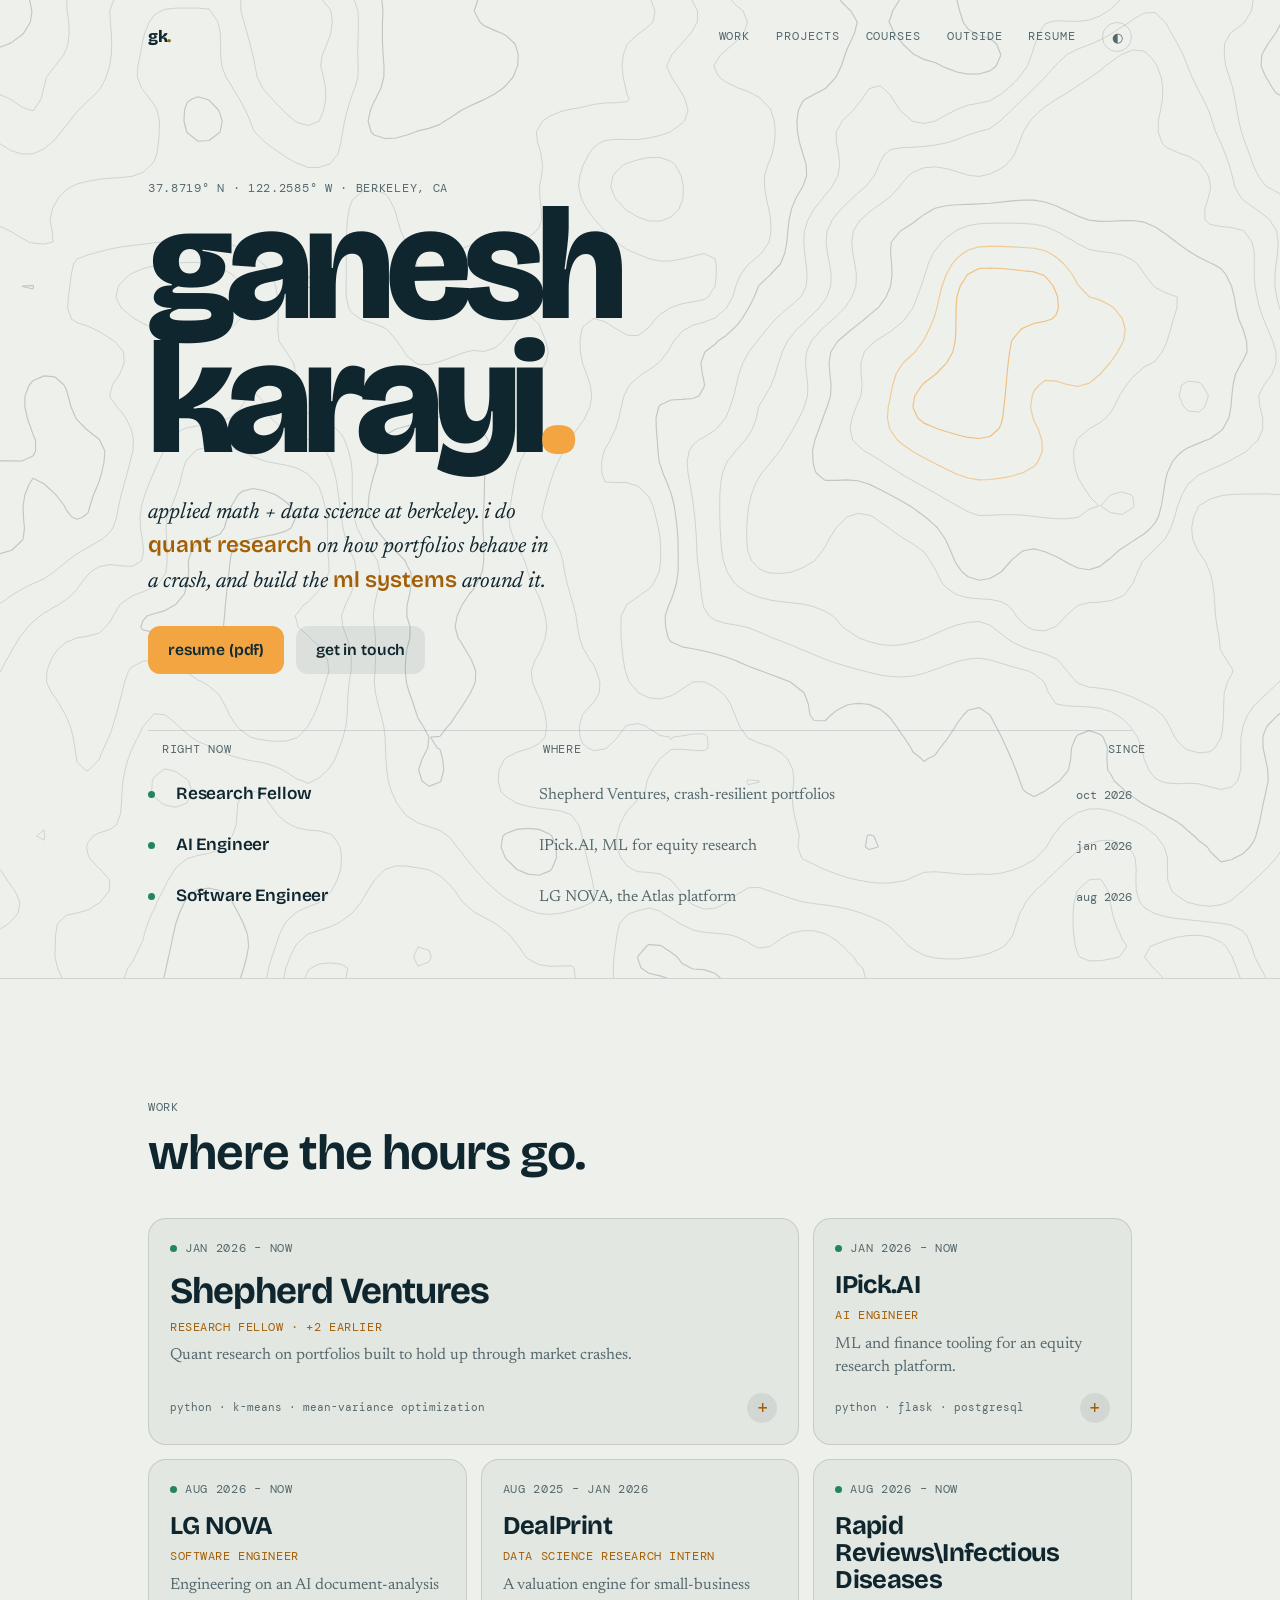
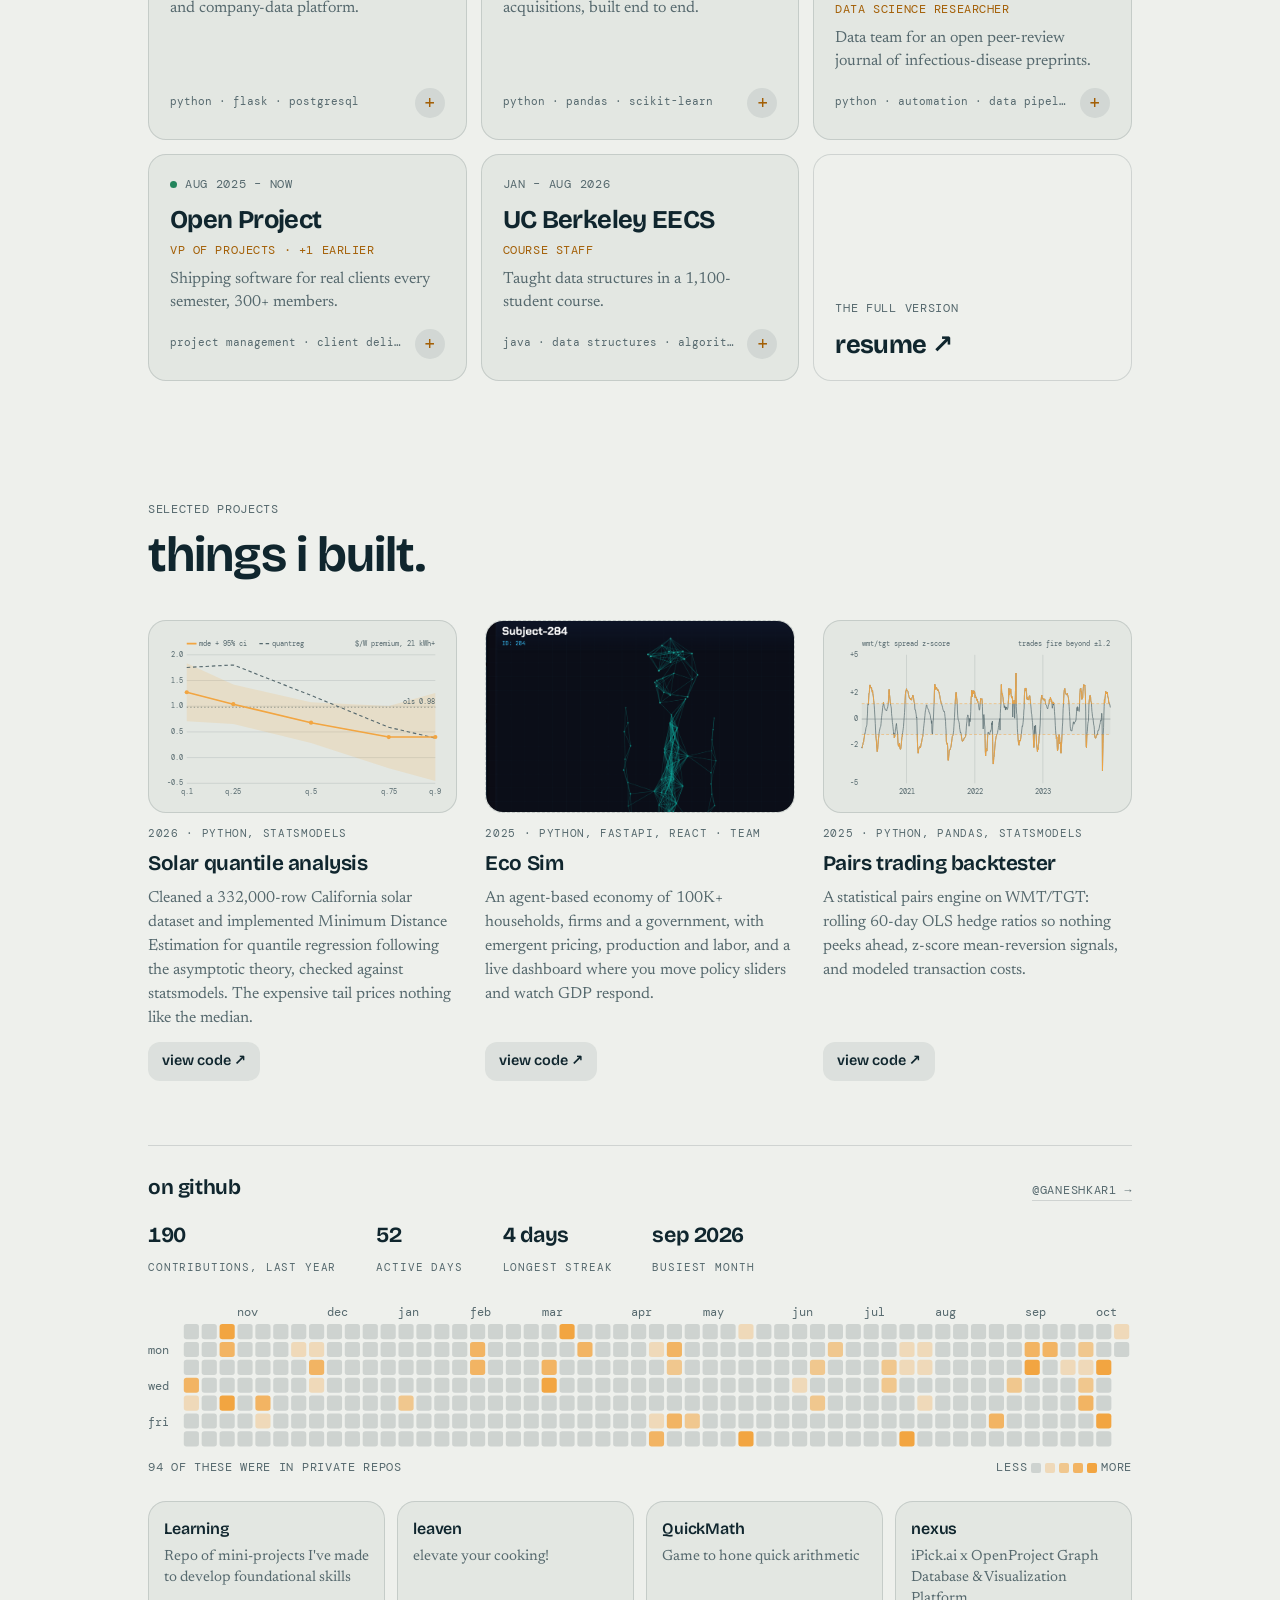
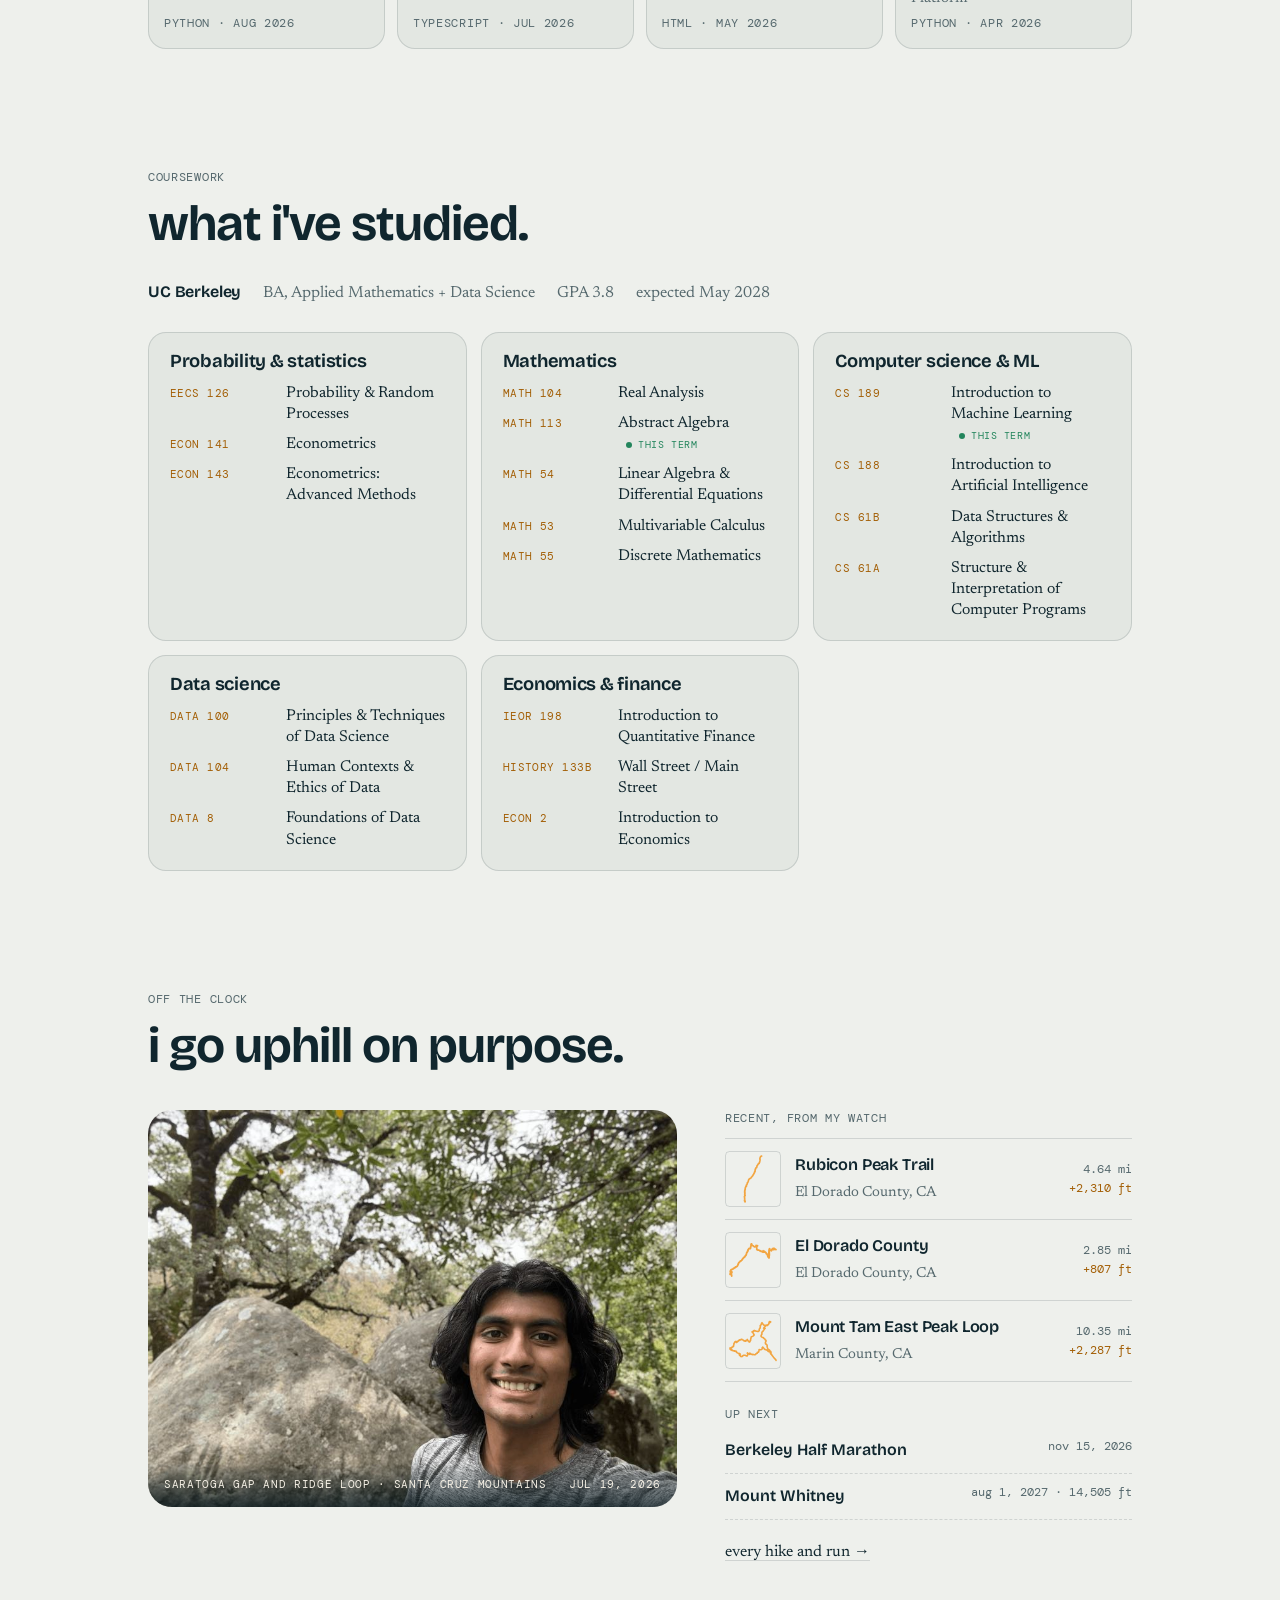
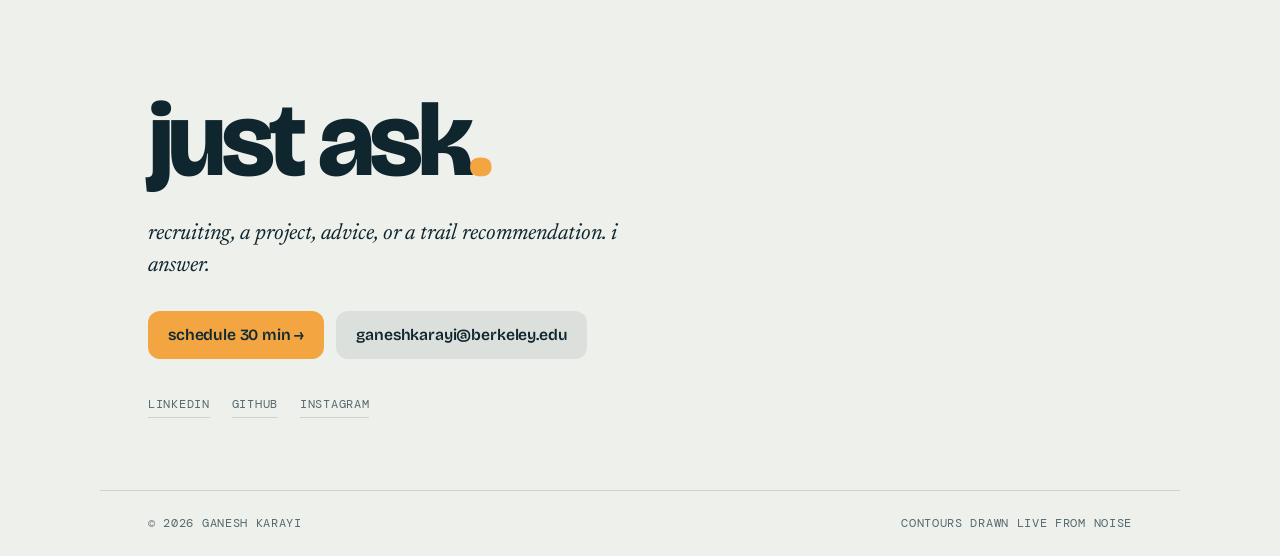
<file: index.html>
<!doctype html>
<html lang="en">
<head>
<meta charset="utf-8">
<meta name="viewport" content="width=device-width, initial-scale=1, viewport-fit=cover">
<title>Ganesh Karayi</title>
<link rel="icon" href="favicon.svg" type="image/svg+xml">
<link rel="icon" href="favicon-32.png" sizes="32x32" type="image/png">
<link rel="apple-touch-icon" href="apple-touch-icon.png">
<meta name="description" content="Ganesh Karayi: applied math and data science at UC Berkeley. Quant research, ML systems, and steep trails.">
<link rel="preconnect" href="https://fonts.googleapis.com">
<link rel="preconnect" href="https://fonts.gstatic.com" crossorigin>
<link rel="stylesheet" href="https://fonts.googleapis.com/css2?family=Bricolage+Grotesque:opsz,wght@12..96,300..800&family=Newsreader:ital,opsz,wght@0,6..72,300..600;1,6..72,300..600&family=DM+Mono:wght@400;500&display=swap">
<style>
/* Prototype 5: prototype 4 cut down to roughly 80% evidence, 20% personality.
   Glimpse at the top (topo hero + what I'm doing now), proof below (work, projects),
   personality last (outside, drawn from real GPS tracks). */
:root{
  --bg:#0F2A33; --bg-2:#0B222A; --fg:#ECE6D9; --muted:#93A9AE;
  --line:rgba(236,230,217,.14); --contour:rgba(147,169,174,.30);
  --amber:#F2A541; --amber-ink:#F2A541; --live:#7CC8A4;
  --display:"Bricolage Grotesque","Arial Narrow",system-ui,sans-serif;
  --body:"Newsreader",Georgia,serif;
  --mono:"DM Mono",ui-monospace,Menlo,monospace;
  --gutter:clamp(16px,4vw,48px);
  color-scheme:dark;
}
@media (prefers-color-scheme: light){
  :root:not([data-theme="dark"]){
    --bg:#EEF0EC; --bg-2:#E3E7E2; --fg:#10262E; --muted:#56696E;
    --line:rgba(16,38,46,.14); --contour:rgba(16,38,46,.20);
    --amber-ink:#A35F06; --live:#23855C; color-scheme:light;
  }
}
:root[data-theme="light"]{
  --bg:#EEF0EC; --bg-2:#E3E7E2; --fg:#10262E; --muted:#56696E;
  --line:rgba(16,38,46,.14); --contour:rgba(16,38,46,.20);
  --amber-ink:#A35F06; --live:#23855C; color-scheme:light;
}

/* squircles: continuous-curve corners where the browser supports corner-shape,
   with a slightly larger radius to match; plain rounded corners elsewhere */
:root{--r-sm:12px;--r-md:18px;--r-lg:24px;--press:scale(.97);--fill:color-mix(in srgb,var(--fg) 8%,transparent);--fill-2:color-mix(in srgb,var(--fg) 13%,transparent)}
@supports (corner-shape: squircle){:root{--r-sm:18px;--r-md:28px;--r-lg:38px}}
.btn,.card,.sheet,.repo,.shot,.carousel,.chip,.now .row,.sheet-x,.proj .links a{corner-shape:squircle}
*{box-sizing:border-box}
html{scroll-behavior:smooth}
body{margin:0;background:var(--bg);color:var(--fg);font-family:var(--body);font-size:19px;line-height:1.55;-webkit-font-smoothing:antialiased}
a{color:inherit}
::selection{background:var(--amber);color:#0F2A33}
:focus-visible{outline:2px solid var(--amber);outline-offset:3px;border-radius:2px}
.wrap{max-width:1080px;margin:0 auto;padding-inline:var(--gutter)}
.mono{font-family:var(--mono);font-size:.72rem;letter-spacing:.06em;text-transform:uppercase;color:var(--muted)}
.tnum{font-variant-numeric:tabular-nums}
h1,h2,h3{font-family:var(--display);font-weight:700;letter-spacing:-.02em;line-height:1;margin:0;text-wrap:balance}
h2{font-size:clamp(1.9rem,4.6vw,3.1rem);font-weight:650}
p{margin:0}
section{padding-block:clamp(64px,10vw,120px) 0}
.sec-head{display:flex;flex-direction:column;gap:12px;margin-bottom:clamp(24px,4vw,40px)}

/* top bar */
/* header stays on screen; it picks up a solid backdrop once the page scrolls */
.top{position:fixed;inset:0 0 auto 0;z-index:20;border-bottom:1px solid transparent;transition:background-color .3s ease,border-color .3s ease,backdrop-filter .3s ease}
.top.scrolled{background:color-mix(in srgb,var(--bg) 84%,transparent);-webkit-backdrop-filter:blur(12px);backdrop-filter:blur(12px);border-bottom-color:var(--line)}
.top .wrap{display:flex;justify-content:space-between;align-items:center;padding-block:22px;gap:16px;transition:padding .3s ease}
.top.scrolled .wrap{padding-block:12px}
section[id],.job,.run{scroll-margin-top:72px}
.top nav{display:flex;gap:clamp(12px,2.4vw,26px);align-items:center;flex-wrap:wrap;justify-content:flex-end}
.top nav a,.theme{font-family:var(--mono);font-size:.72rem;letter-spacing:.08em;text-transform:uppercase;text-decoration:none;color:var(--muted)}
.top nav a:hover,.theme:hover{color:var(--amber-ink)}
.theme{background:none;border:1px solid var(--line);border-radius:50%;width:30px;height:30px;cursor:pointer;font-size:.8rem;letter-spacing:0}
.mark{font-family:var(--display);font-weight:800;font-size:1.05rem;text-decoration:none;letter-spacing:-.02em}
.mark span{color:var(--amber-ink)}

/* hero */
.hero{position:relative;overflow:hidden;border-bottom:1px solid var(--line);padding:0}
.hero canvas{position:absolute;inset:0;width:100%;height:100%;display:block}
.hero-inner{position:relative;z-index:2;padding-block:clamp(120px,15vw,180px) clamp(36px,5vw,56px)}
.name{font-size:clamp(3.4rem,13vw,10rem);font-weight:800;letter-spacing:-.055em;line-height:.84}
.name .dot{color:var(--amber)}
.lede{font-style:italic;font-size:clamp(1.15rem,2.1vw,1.4rem);line-height:1.45;max-width:34ch;margin-top:clamp(20px,3vw,30px)}
.lede em{font-style:normal;font-family:var(--display);font-weight:600;color:var(--amber-ink)}
.cta{display:flex;flex-wrap:wrap;gap:12px;margin-top:28px}
.btn{font-family:var(--display);font-size:.98rem;font-weight:600;letter-spacing:-.01em;padding:12px 20px;border-radius:var(--r-sm);border:0;background:var(--amber);color:#0F2A33;text-decoration:none;display:inline-flex;align-items:center;gap:8px;cursor:pointer;transition:transform .15s ease,filter .2s ease,background-color .2s ease}
.btn:hover{filter:brightness(1.07)}
.btn:active{transform:var(--press)}
.btn.ghost{background:var(--fill);color:var(--fg)}
.btn.ghost:hover{background:var(--fill-2);filter:none}

.now{margin-top:clamp(36px,5vw,56px);border-top:1px solid var(--line)}
.now .row{display:grid;grid-template-columns:14px minmax(0,1fr) minmax(0,1.5fr) auto;gap:14px;align-items:baseline;padding:12px 14px;margin:0 -14px;border-radius:var(--r-sm);text-decoration:none;transition:background-color .2s ease,transform .15s ease}
.now a.row{cursor:pointer}
.now a.row:hover{background:var(--fill)}
.now a.row:active{transform:scale(.99)}
.now .row:hover .role{color:var(--amber-ink)}
.now .head{padding:10px 0}
.live{width:7px;height:7px;border-radius:50%;background:var(--live);align-self:center}
.role{font-family:var(--display);font-weight:600;font-size:1.08rem;letter-spacing:-.01em}
.org{color:var(--muted);font-size:1rem}
.since{font-family:var(--mono);font-size:.72rem;color:var(--muted);text-align:right}

/* work: squircle cards that zoom open into a sheet */
.jobs{display:grid;grid-template-columns:repeat(3,minmax(0,1fr));gap:14px}
.card{all:unset;box-sizing:border-box;position:relative;display:flex;flex-direction:column;gap:8px;padding:22px;min-height:220px;border-radius:var(--r-md);background:var(--bg-2);color:var(--fg);
  box-shadow:inset 0 0 0 1px var(--line);cursor:pointer;transition:transform .25s cubic-bezier(.2,.8,.2,1),box-shadow .25s ease,background-color .25s ease}
.card:hover{transform:translateY(-3px);box-shadow:inset 0 0 0 1px color-mix(in srgb,var(--amber) 45%,transparent),0 14px 34px rgba(0,0,0,.22)}
.card:active{transform:var(--press)}
.card:focus-visible{outline:2px solid var(--amber);outline-offset:3px}
.card.wide{grid-column:span 2}
.card .c-when{display:flex;align-items:center;gap:8px}
.card .c-co{display:block;font-family:var(--display);font-weight:700;font-size:clamp(1.3rem,2.2vw,1.6rem);letter-spacing:-.025em;line-height:1.05;margin-top:6px}
.card.wide .c-co{font-size:clamp(1.7rem,3.2vw,2.3rem)}
.card .c-role{display:block;font-family:var(--mono);font-size:.72rem;letter-spacing:.05em;text-transform:uppercase;color:var(--amber-ink)}
.card .c-one{display:block;font-family:var(--body);font-size:1rem;color:var(--muted);line-height:1.45;flex:1}
.card .c-foot{display:flex;justify-content:space-between;align-items:center;gap:12px;margin-top:6px}
.card .c-tech{font-family:var(--mono);font-size:.66rem;color:var(--muted);white-space:nowrap;overflow:hidden;text-overflow:ellipsis}
.card .c-plus{flex:none;width:30px;height:30px;border-radius:50%;background:var(--fill);display:grid;place-items:center;font-family:var(--mono);color:var(--amber-ink);transition:background-color .2s,color .2s,transform .25s}
.card:hover .c-plus{background:var(--amber);color:#0F2A33;transform:rotate(90deg)}
.card.resume{background:transparent;justify-content:flex-end;text-decoration:none}
.card.resume .c-co{font-size:clamp(1.3rem,2.2vw,1.6rem)}

.sheet{border:0;padding:0;margin:auto;background:var(--bg-2);color:var(--fg);border-radius:var(--r-lg);width:min(760px,calc(100vw - 24px));max-height:min(88vh,920px);
  box-shadow:0 40px 100px rgba(0,0,0,.5),inset 0 0 0 1px var(--line);overflow:hidden;transform-origin:top left}
.sheet::backdrop{background:rgba(4,14,18,.55);-webkit-backdrop-filter:blur(10px);backdrop-filter:blur(10px)}
.sheet .in{max-height:min(88vh,920px);overflow:auto;padding:clamp(24px,4vw,40px);display:flex;flex-direction:column;gap:22px}
.sheet h3{font-size:clamp(1.9rem,4vw,2.8rem);font-weight:750;letter-spacing:-.035em;padding-right:44px}
.sheet .s-sub{font-style:italic;color:var(--muted);margin-top:6px}
.sheet .s-role h4{margin:0 0 8px;font-family:var(--mono);font-size:.74rem;letter-spacing:.06em;text-transform:uppercase;font-weight:500;color:var(--amber-ink)}
.sheet ul{margin:0;padding-left:1.1em;display:flex;flex-direction:column;gap:8px;font-size:1.02rem}
.sheet .chips{display:flex;flex-wrap:wrap;gap:6px}
.chip{font-family:var(--mono);font-size:.7rem;padding:6px 10px;border-radius:var(--r-sm);background:var(--fill);color:var(--fg)}
.sheet-x{position:absolute;top:14px;right:14px;width:36px;height:36px;border-radius:50%;border:0;background:var(--fill);color:var(--fg);font-size:1rem;cursor:pointer;display:grid;place-items:center;transition:background-color .2s,transform .15s;z-index:2}
.sheet-x:hover{background:var(--fill-2)}
.sheet-x:active{transform:var(--press)}
@media (max-width:860px){.jobs{grid-template-columns:repeat(2,minmax(0,1fr))}}
@media (max-width:560px){.jobs{grid-template-columns:minmax(0,1fr)}.card.wide{grid-column:auto}.card{min-height:0}}

/* projects */
.projects{display:grid;grid-template-columns:repeat(3,minmax(0,1fr));gap:clamp(16px,2.5vw,28px)}
.proj{display:flex;flex-direction:column;gap:12px}
.shot{position:relative;margin:0;aspect-ratio:16/10;border:1px dashed var(--line);border-radius:var(--r-md);background:var(--bg-2);overflow:hidden;display:flex;flex-direction:column;align-items:center;justify-content:center;gap:6px;text-align:center;padding:16px}
/* drop a 1600x1000 image at the src path and it covers the placeholder; missing files remove themselves */
.shot img{position:absolute;inset:0;width:100%;height:100%;object-fit:cover;display:block}
.shot.chart{display:block;border-style:solid;padding:12px 14px 10px;text-align:left}
.shot.chart svg{display:block;width:100%;height:100%;overflow:visible}
.shot.chart text{font-family:var(--mono);font-size:9.5px;fill:var(--muted)}
.shot .file{font-family:var(--mono);font-size:.62rem;color:var(--amber-ink);letter-spacing:.02em;text-transform:none}
.proj h3{font-size:1.3rem;font-weight:650;letter-spacing:-.02em}
.proj p{font-size:1rem;color:var(--muted);line-height:1.5}
.proj p.mono{font-size:.68rem}
.proj .links{display:flex;gap:16px;margin-top:auto}
.proj .links a{font-family:var(--display);font-weight:600;font-size:.9rem;text-decoration:none;padding:8px 14px;border-radius:var(--r-sm);background:var(--fill);transition:background-color .2s,transform .15s}
.proj .links a:hover{background:var(--fill-2);color:var(--amber-ink)}
.proj .links a:active{transform:var(--press)}
.more{margin-top:28px}

/* github activity */
.gh{margin-top:clamp(40px,6vw,64px);border-top:1px solid var(--line);padding-top:clamp(24px,3vw,32px)}
.gh-head{display:flex;justify-content:space-between;align-items:baseline;gap:16px;flex-wrap:wrap;margin-bottom:18px}
.gh-head h3{font-size:1.3rem;font-weight:650;letter-spacing:-.02em}
.gh-head a{text-decoration:none;border-bottom:1px solid var(--line)}
.gh-head a:hover{color:var(--amber-ink)}
.gh-stats{display:flex;flex-wrap:wrap;gap:6px clamp(20px,3.5vw,40px);margin-bottom:20px}
.gh-stats b{display:block;font-family:var(--display);font-weight:650;font-size:1.35rem;letter-spacing:-.02em;font-variant-numeric:tabular-nums}
.gh-stats span{font-family:var(--mono);font-size:.66rem;letter-spacing:.08em;text-transform:uppercase;color:var(--muted)}
.grid-scroll{overflow-x:auto;scrollbar-width:thin}
.grid-scroll svg{display:block;min-width:660px;width:100%;height:auto}
.grid-scroll text{font-family:var(--mono);font-size:9px;fill:var(--muted)}
.gh-foot{display:flex;justify-content:space-between;gap:12px;flex-wrap:wrap;margin-top:10px}
.gh-legend{display:flex;align-items:center;gap:4px}
.gh-legend i{width:10px;height:10px;border-radius:2px;display:inline-block}
.repos{display:grid;grid-template-columns:repeat(4,minmax(0,1fr));gap:12px;margin-top:24px}
.repo{background:var(--bg-2);box-shadow:inset 0 0 0 1px var(--line);border-radius:var(--r-md);padding:16px;text-decoration:none;display:flex;flex-direction:column;gap:6px;transition:transform .25s cubic-bezier(.2,.8,.2,1),box-shadow .25s}
.repo:hover{transform:translateY(-2px);box-shadow:inset 0 0 0 1px color-mix(in srgb,var(--amber) 45%,transparent),0 10px 26px rgba(0,0,0,.2)}
.repo:active{transform:var(--press)}
.repo b{font-family:var(--display);font-weight:600;font-size:1rem;letter-spacing:-.01em}
.repo p{font-size:.92rem;color:var(--muted);line-height:1.4;flex:1}
@media (max-width:860px){.repos{grid-template-columns:repeat(2,minmax(0,1fr))}}
.more a{text-decoration:none;border-bottom:1px solid var(--line)}
.more a:hover{color:var(--amber-ink)}

/* coursework: one squircle card per subject */
.edu{display:flex;flex-wrap:wrap;gap:6px 22px;align-items:baseline;margin:-8px 0 26px;color:var(--muted);font-size:1rem}
.edu b{font-family:var(--display);font-weight:650;color:var(--fg);letter-spacing:-.01em}
.courses{display:grid;grid-template-columns:repeat(auto-fit,minmax(min(100%,300px),1fr));gap:14px}
.subj{background:var(--bg-2);box-shadow:inset 0 0 0 1px var(--line);border-radius:var(--r-md);corner-shape:squircle;padding:20px 22px;display:flex;flex-direction:column;gap:12px}
.subj h3{font-size:1.15rem;font-weight:650;letter-spacing:-.015em}
.subj ul{list-style:none;margin:0;padding:0;display:flex;flex-direction:column;gap:9px}
.subj li{display:grid;grid-template-columns:6.6rem minmax(0,1fr);gap:10px;align-items:baseline;font-size:.98rem;line-height:1.35}
.subj .code{font-family:var(--mono);font-size:.7rem;letter-spacing:.04em;color:var(--amber-ink);white-space:nowrap}
.subj li.cur{color:var(--fg)}
.subj li.cur .tag{display:inline-flex;align-items:center;gap:6px;margin-left:8px;font-family:var(--mono);font-size:.62rem;letter-spacing:.06em;text-transform:uppercase;color:var(--live);white-space:nowrap}
.subj li.cur .tag::before{content:"";width:6px;height:6px;border-radius:50%;background:var(--live)}

/* outside */
.outside{display:grid;grid-template-columns:minmax(0,1.3fr) minmax(0,1fr);gap:clamp(24px,4vw,48px);align-items:start}
.photo{position:relative;margin:0;border-radius:6px;overflow:hidden;aspect-ratio:4/3}
/* photo carousel: native horizontal scroll with snap, so swipe and trackpads just work */
.carousel{position:relative;border-radius:var(--r-lg);overflow:hidden}
.ctrack{display:flex;overflow-x:auto;scroll-snap-type:x mandatory;scroll-behavior:smooth;scrollbar-width:none;overscroll-behavior-x:contain}
.ctrack::-webkit-scrollbar{display:none}
.ctrack:focus-visible{outline:2px solid var(--amber);outline-offset:-2px}
.ctrack .photo{flex:0 0 100%;scroll-snap-align:start;border-radius:0}
.cbtn{position:absolute;top:50%;transform:translateY(-50%);width:40px;height:40px;border-radius:50%;border:1px solid rgba(244,239,228,.35);
  background:rgba(8,24,30,.5);color:#F4EFE4;font-size:1rem;cursor:pointer;-webkit-backdrop-filter:blur(6px);backdrop-filter:blur(6px);opacity:0;transition:opacity .2s,background-color .2s}
.cbtn:hover{background:rgba(8,24,30,.75)}
.carousel:hover .cbtn,.cbtn:focus-visible{opacity:1}
.cbtn.prev{left:12px}.cbtn.next{right:12px}
@media (hover:none){.cbtn{opacity:.85;width:34px;height:34px}}
@media (prefers-reduced-motion: reduce){.ctrack{scroll-behavior:auto}}
.photo img{width:100%;height:100%;object-fit:cover;display:block}
.photo figcaption{position:absolute;left:0;right:0;bottom:0;padding:14px 16px;display:flex;justify-content:space-between;gap:12px;flex-wrap:wrap;font-family:var(--mono);font-size:.68rem;letter-spacing:.06em;text-transform:uppercase;color:#F4EFE4;background:linear-gradient(transparent,rgba(8,24,30,.78))}
.hikes{border-top:1px solid var(--line)}
.hike{display:grid;grid-template-columns:56px minmax(0,1fr) auto;gap:14px;align-items:center;padding:12px 0;border-bottom:1px solid var(--line)}
.hike svg{display:block;width:56px;height:56px}
.hike b{font-family:var(--display);font-weight:600;font-size:1.02rem;letter-spacing:-.01em;display:block}
.hike .where{font-size:.9rem;color:var(--muted)}
.hike .nums{font-family:var(--mono);font-size:.72rem;color:var(--muted);text-align:right;line-height:1.7}
.hike .gain{color:var(--amber-ink)}
.next{margin-top:24px}
.next .item{display:flex;justify-content:space-between;gap:12px;padding:10px 0;border-bottom:1px dashed var(--line)}
.next .item b{font-family:var(--display);font-weight:600;font-size:1rem}
.next .item span{font-family:var(--mono);font-size:.72rem;color:var(--muted)}
.outside .more{margin-top:20px;font-size:1rem}

/* contact */
.contact{padding-block:clamp(72px,11vw,130px) clamp(44px,6vw,72px)}
.ask{font-size:clamp(2.8rem,9vw,6.5rem);font-weight:800;letter-spacing:-.05em;line-height:.9}
.ask span{color:var(--amber)}
.contact .lede{max-width:40ch}
.social{display:flex;gap:22px;flex-wrap:wrap;margin-top:36px}
.social a{font-family:var(--mono);font-size:.74rem;letter-spacing:.06em;text-transform:uppercase;color:var(--muted);text-decoration:none;border-bottom:1px solid var(--line);padding-bottom:3px}
.social a:hover{color:var(--amber-ink);border-color:var(--amber)}
footer .wrap{display:flex;justify-content:space-between;flex-wrap:wrap;gap:10px;padding-block:24px;border-top:1px solid var(--line)}

@media (max-width:860px){
  .outside{grid-template-columns:minmax(0,1fr)}
  .projects{grid-template-columns:minmax(0,1fr)}
}
@media (max-width:560px){
  body{font-size:17.5px}
  .now .row{grid-template-columns:12px minmax(0,1fr) auto;gap:4px 10px}
  .now .org{grid-column:2/-1;grid-row:2}
  .now .head{display:none}
  .top nav{gap:12px;flex-wrap:nowrap}
  .top nav a,.theme{letter-spacing:.02em}
  .top nav a.nav-resume{display:none} /* the hero has its own resume button */
}
/* theme switch: a circle grows from the toggle (View Transitions), else a color fade */
::view-transition-old(root),::view-transition-new(root){animation:none;mix-blend-mode:normal}
.theme-fade,.theme-fade *{transition:background-color .45s ease,color .45s ease,border-color .45s ease,fill .45s ease,stroke .45s ease!important}
@media (prefers-reduced-motion: reduce){ html{scroll-behavior:auto} *{transition:none!important} }
</style>
</head>
<body>

<header class="top">
  <div class="wrap">
    <a class="mark" href="#top">gk<span>.</span></a>
    <nav aria-label="Sections">
      <a href="#work">work</a>
      <a href="#projects">projects</a>
      <a href="#courses">courses</a>
      <a href="outdoors.html">outside</a>
      <a href="assets/Ganesh_Karayi_Resume.pdf" class="nav-resume">resume</a>
      <button class="theme" id="themeBtn" type="button" aria-label="Toggle light and dark">◐</button>
    </nav>
  </div>
</header>

<main id="top">
  <section class="hero" aria-label="Intro">
    <canvas id="topo" aria-hidden="true"></canvas>
    <div class="wrap hero-inner">
      <p class="mono tnum">37.8719° N · 122.2585° W · berkeley, ca</p>
      <h1 class="name">ganesh<br>karayi<span class="dot">.</span></h1>
      <p class="lede">applied math + data science at berkeley. i do <em>quant research</em> on how portfolios behave in a crash, and build the <em>ml systems</em> around it.</p>
      <div class="cta">
        <a class="btn" href="assets/Ganesh_Karayi_Resume.pdf">resume (pdf)</a>
        <a class="btn ghost" href="#contact">get in touch</a>
      </div>

      <div class="now" role="list" aria-label="Current roles">
        <div class="row head mono"><span></span><span>right now</span><span>where</span><span class="since">since</span></div>
        <a class="row" role="listitem" href="#job-shepherd" data-open="shepherd"><i class="live"></i><span class="role">Research Fellow</span><span class="org">Shepherd Ventures, crash-resilient portfolios</span><span class="since tnum">oct 2026</span></a>
        <a class="row" role="listitem" href="#job-ipick" data-open="ipick"><i class="live"></i><span class="role">AI Engineer</span><span class="org">IPick.AI, ML for equity research</span><span class="since tnum">jan 2026</span></a>
        <a class="row" role="listitem" href="#job-lgnova" data-open="lgnova"><i class="live"></i><span class="role">Software Engineer</span><span class="org">LG NOVA, the Atlas platform</span><span class="since tnum">aug 2026</span></a>
      </div>
    </div>
  </section>

  <section id="work">
    <div class="wrap">
      <div class="sec-head">
        <p class="mono">work</p>
        <h2>where the hours go.</h2>
      </div>
      <div class="jobs" id="jobs"></div>
      <dialog class="sheet" id="sheet" aria-labelledby="sheetTitle"><button class="sheet-x" type="button" aria-label="Close">✕</button><div class="in" id="sheetBody"></div></dialog>
    </div>
  </section>

  <section id="projects">
    <div class="wrap">
      <div class="sec-head">
        <p class="mono">selected projects</p>
        <h2>things i built.</h2>
      </div>
      <div class="projects">
        <article class="proj">
          <figure class="shot chart" data-chart="solar" role="img" aria-label="Battery storage price premium by quantile: MDE estimate with 95% band, QuantReg and OLS"></figure>
          <p class="mono">2026 · python, statsmodels</p>
          <h3>Solar quantile analysis</h3>
          <p>Cleaned a 332,000-row California solar dataset and implemented Minimum Distance Estimation for quantile regression following the asymptotic theory, checked against statsmodels. The expensive tail prices nothing like the median.</p>
          <div class="links"><a href="https://github.com/GaneshKar1/Solar-Pannel-Quantile-Analysis" target="_blank" rel="noopener">view code ↗</a></div>
        </article>
        <article class="proj">
          <figure class="shot mono"><span>screenshot: live gdp dashboard + policy sliders</span><span class="file">assets/projects/ecosim-dashboard.png · 1600×1000</span><img src="assets/projects/ecosim-dashboard.png" alt="Eco Sim dashboard with live GDP chart and policy sliders" loading="lazy" onerror="this.remove()"></figure>
          <p class="mono">2025 · python, fastapi, react · team</p>
          <h3>Eco Sim</h3>
          <p>An agent-based economy of 100K+ households, firms and a government, with emergent pricing, production and labor, and a live dashboard where you move policy sliders and watch GDP respond.</p>
          <div class="links"><a href="https://github.com/Yonatan-Herrera/Ecosim" target="_blank" rel="noopener">view code ↗</a></div>
        </article>
        <article class="proj">
          <figure class="shot chart" data-chart="pairs" role="img" aria-label="WMT/TGT spread z-score from 2020 to 2023 with plus and minus 1.2 trade thresholds"></figure>
          <p class="mono">2025 · python, pandas, statsmodels</p>
          <h3>Pairs trading backtester</h3>
          <p>A statistical pairs engine on WMT/TGT: rolling 60-day OLS hedge ratios so nothing peeks ahead, z-score mean-reversion signals, and modeled transaction costs.</p>
          <div class="links"><a href="https://github.com/GaneshKar1/Trading-Strat" target="_blank" rel="noopener">view code ↗</a></div>
        </article>
      </div>
      <div class="gh" id="github" hidden>
        <div class="gh-head"><h3>on github</h3><a class="mono" href="https://github.com/GaneshKar1" target="_blank" rel="noopener">@GaneshKar1 →</a></div>
        <div class="gh-stats" id="ghStats"></div>
        <div class="grid-scroll" id="ghGrid"></div>
        <div class="gh-foot"><span class="mono" id="ghNote"></span><span class="gh-legend mono">less <i style="background:var(--line)"></i><i style="background:var(--amber);opacity:.3"></i><i style="background:var(--amber);opacity:.55"></i><i style="background:var(--amber);opacity:.8"></i><i style="background:var(--amber)"></i> more</span></div>
        <div class="repos" id="ghRepos"></div>
      </div>
    </div>
  </section>

  <section id="courses">
    <div class="wrap">
      <div class="sec-head">
        <p class="mono">coursework</p>
        <h2>what i've studied.</h2>
      </div>
      <p class="edu"><b>UC Berkeley</b><span>BA, Applied Mathematics + Data Science</span><span class="tnum">GPA 3.8</span><span class="tnum">expected May 2028</span></p>
      <div class="courses" id="courseList"></div>
    </div>
  </section>

  <section id="outside">
    <div class="wrap">
      <div class="sec-head">
        <p class="mono">off the clock</p>
        <h2>i go uphill on purpose.</h2>
      </div>
      <div class="outside">
        <div class="carousel" aria-roledescription="carousel" aria-label="Photos from my hikes">
          <div class="ctrack" id="ctrack" tabindex="0" aria-label="Use the arrow keys to move between photos">
            <figure class="photo">
              <img src="assets/tahoe-sunrise-s.jpg" alt="Sitting on a granite summit at sunrise above Lake Tahoe">
              <figcaption class="tnum"><span>rubicon peak · el dorado county</span><span>aug 24, 2026 · sunrise</span></figcaption>
            </figure>
          </div>
          <button class="cbtn prev" type="button" aria-label="Previous photo">←</button>
          <button class="cbtn next" type="button" aria-label="Next photo">→</button>
        </div>
        <div>
          <p class="mono" style="margin-bottom:10px">recent, from my watch</p>
          <div class="hikes" id="hikes"></div>
          <div class="next">
            <p class="mono" style="margin-bottom:4px">up next</p>
            <div class="item"><b>Berkeley Half Marathon</b><span class="tnum">nov 15, 2026</span></div>
            <div class="item"><b>Mount Whitney</b><span class="tnum">aug 1, 2027 · 14,505 ft</span></div>
          </div>
          <p class="more"><a href="outdoors.html">every hike and run →</a></p>
        </div>
      </div>
    </div>
  </section>

  <section class="contact" id="contact">
    <div class="wrap">
      <h2 class="ask">just ask<span>.</span></h2>
      <p class="lede">recruiting, a project, advice, or a trail recommendation. i answer.</p>
      <div class="cta">
        <a class="btn" href="https://calendly.com/ganeshkarayi-berkeley/30min" target="_blank" rel="noopener">schedule 30 min →</a>
        <a class="btn ghost" href="mailto:ganeshkarayi@berkeley.edu">ganeshkarayi@berkeley.edu</a>
      </div>
      <div class="social">
        <a href="https://www.linkedin.com/in/ganesh-karayi/" target="_blank" rel="noopener">linkedin</a>
        <a href="https://github.com/GaneshKar1" target="_blank" rel="noopener">github</a>
        <a href="https://instagram.com/ganeshkarayi" target="_blank" rel="noopener">instagram</a>
      </div>
    </div>
  </section>
</main>

<footer>
  <div class="wrap mono">
    <span>© 2026 ganesh karayi</span>
    <span>contours drawn live from noise</span>
  </div>
</footer>

<script src="outdoors-data.js"></script>
<script src="github-data.js"></script>
<script src="projects-data.js"></script>
<script>
/* theme: follow the system until toggled, then remember */
(function(){
  const root=document.documentElement;
  try{const s=localStorage.getItem('gk-theme');if(s==='light'||s==='dark')root.dataset.theme=s;}catch(e){}
  function setTheme(next,btn){
    const apply=()=>{root.dataset.theme=next;};
    if(matchMedia('(prefers-reduced-motion: reduce)').matches){apply();return;}
    if(!document.startViewTransition){root.classList.add('theme-fade');apply();setTimeout(()=>root.classList.remove('theme-fade'),500);return;}
    const r=btn.getBoundingClientRect(),x=r.left+r.width/2,y=r.top+r.height/2;
    const end=Math.hypot(Math.max(x,innerWidth-x),Math.max(y,innerHeight-y));
    document.startViewTransition(apply).ready.then(()=>{
      root.animate({clipPath:[`circle(0px at ${x}px ${y}px)`,`circle(${end}px at ${x}px ${y}px)`]},
        {duration:600,easing:'cubic-bezier(.4,0,.2,1)',pseudoElement:'::view-transition-new(root)'});
    });
  }
  document.getElementById('themeBtn').addEventListener('click',e=>{
    const cur=root.dataset.theme||(matchMedia('(prefers-color-scheme: dark)').matches?'dark':'light');
    const next=cur==='dark'?'light':'dark';
    setTheme(next,e.currentTarget);
    try{localStorage.setItem('gk-theme',next);}catch(e){}
  });
})();

/* topo hero: slow drifting contours, no interaction */
(function(){
  const cv=document.getElementById('topo'),ctx=cv.getContext('2d'),hero=cv.parentElement;
  const reduce=matchMedia('(prefers-reduced-motion: reduce)').matches;
  const CELL=11,LEVELS=13;
  let W=0,H=0,cols=0,rows=0,field=null;
  const P=new Uint8Array(512);{const p=[...Array(256).keys()];for(let i=255;i>0;i--){const j=(Math.sin(i*91.7)*43758.5453%1+1)%1*(i+1)|0;[p[i],p[j]]=[p[j],p[i]];}for(let i=0;i<512;i++)P[i]=p[i&255];}
  const fade=t=>t*t*(3-2*t);
  function vn(x,y){const xi=Math.floor(x),yi=Math.floor(y),xf=x-xi,yf=y-yi,a=P[(xi&255)+P[yi&255]],b=P[((xi+1)&255)+P[yi&255]],c=P[(xi&255)+P[(yi+1)&255]],d=P[((xi+1)&255)+P[(yi+1)&255]];const u=fade(xf),v=fade(yf);return((a+(b-a)*u)+((c+(d-c)*u)-(a+(b-a)*u))*v)/255;}
  const fbm=(x,y)=>vn(x,y)*.55+vn(x*2.1+5.2,y*2.1+1.3)*.3+vn(x*4.3+9.1,y*4.3+3.7)*.15;
  function size(){const r=hero.getBoundingClientRect(),dpr=Math.min(2,devicePixelRatio||1);W=r.width;H=r.height;cv.width=W*dpr;cv.height=H*dpr;ctx.setTransform(dpr,0,0,dpr,0,0);cols=Math.ceil(W/CELL)+1;rows=Math.ceil(H/CELL)+1;field=new Float32Array(cols*rows);}
  const css=n=>getComputedStyle(document.documentElement).getPropertyValue(n).trim();
  let colLine,colAmber,colorTick=0;
  function draw(t){
    if(colorTick--<=0){colLine=css('--contour');colAmber=css('--amber');colorTick=60;}
    const s=.0042,ox=t*.018,oy=t*.007,mx=W*.78,my=H*.36,mr=Math.min(W,H)*.55;
    for(let j=0;j<rows;j++){const y=j*CELL;for(let i=0;i<cols;i++){const x=i*CELL;
      field[j*cols+i]=fbm(x*s+ox,y*s+oy)*.62+.36*Math.exp(-((x-mx)**2+(y-my)**2)/(mr*mr)*2.2);}}
    ctx.clearRect(0,0,W,H);
    const lo=.18,step=(.98-lo)/LEVELS;
    for(let k=0;k<=LEVELS;k++){
      const L=lo+k*step,top=k>=LEVELS-3;
      ctx.beginPath();
      for(let j=0;j<rows-1;j++)for(let i=0;i<cols-1;i++){
        const a=field[j*cols+i],b=field[j*cols+i+1],c=field[(j+1)*cols+i+1],d=field[(j+1)*cols+i];
        const idx=(a>L?8:0)|(b>L?4:0)|(c>L?2:0)|(d>L?1:0);
        if(idx===0||idx===15)continue;
        const x=i*CELL,y=j*CELL;
        const T=[x+CELL*(L-a)/(b-a),y],R=[x+CELL,y+CELL*(L-b)/(c-b)],B=[x+CELL*(L-d)/(c-d),y+CELL],Lf=[x,y+CELL*(L-a)/(d-a)];
        const seg=(p,q)=>{ctx.moveTo(p[0],p[1]);ctx.lineTo(q[0],q[1]);};
        switch(idx){case 1:case 14:seg(Lf,B);break;case 2:case 13:seg(B,R);break;case 3:case 12:seg(Lf,R);break;
          case 4:case 11:seg(T,R);break;case 6:case 9:seg(T,B);break;case 7:case 8:seg(Lf,T);break;
          case 5:seg(Lf,T);seg(B,R);break;case 10:seg(T,R);seg(Lf,B);break;}
      }
      ctx.strokeStyle=top?colAmber:colLine;ctx.globalAlpha=top?.5+.15*(k-(LEVELS-3)):1;
      ctx.lineWidth=(k%4===0||top)?1.15:.7;ctx.stroke();ctx.globalAlpha=1;
    }
  }
  let t0=performance.now(),last=0,visible=true;
  function frame(now){if(now-last>40){draw((now-t0)/1000);last=now;}if(visible)requestAnimationFrame(frame);}
  new IntersectionObserver(es=>{const v=es[0].isIntersecting;if(v&&!visible&&!reduce){visible=true;requestAnimationFrame(frame);}visible=v;}).observe(hero);
  addEventListener('resize',()=>{size();draw(reduce?0:(performance.now()-t0)/1000);});
  new MutationObserver(()=>{colorTick=0;if(reduce)draw(0);}).observe(document.documentElement,{attributes:true,attributeFilter:['data-theme']});
  matchMedia('(prefers-color-scheme: dark)').addEventListener('change',()=>{colorTick=0;});
  size();
  if(reduce)draw(0);else requestAnimationFrame(frame);
})();

/* work: ordered by relevance to quant / ML, not by date */
const JOBS=[
 {id:'shepherd',open:true,when:'jan 2026 – now',co:'Shepherd Ventures',sub:'San Diego, CA · promoted twice in 2026',one:'Quant research on portfolios built to hold up through market crashes.',
  roles:[
   {t:'Research Fellow',d:'Oct 2026 – Present',b:['Build the research infrastructure behind the crash-resilience model: a cached parameter-sweep engine, a config-driven toolkit, and an automated parity check against the original research code','Audit results for look-ahead bias and data errors, and write the replication guides teammates use to verify the work independently']},
   {t:'Senior Quantitative Analyst',d:'Apr 2026 – Oct 2026',b:['Built stress-testing and portfolio-construction models for crash scenarios using clustering, mean-variance optimization, and volatility forecasting','Designed a market regime detection system that separates noise alarms from real corrections, and co-led the internal AI research team']},
   {t:'Quantitative Analyst',d:'Jan 2026 – Apr 2026',b:['Traced corporate actions (splits and spin-offs) that were distorting backtest results and corrected the price data']}],
  tech:'python · k-means · mean-variance optimization · garch · holt smoothing · backtesting'},
 {id:'ipick',when:'jan 2026 – now',co:'IPick.AI',sub:'Cupertino, CA · via Open Project',one:'ML and finance tooling for an equity research platform.',
  roles:[{t:'AI Engineer',d:'Jan 2026 – Present',b:['Coordinate three ML workstreams (26 engineers) building stock recommendation, portfolio analysis, and reinforcement learning systems','Designed a multi-repo architecture of versioned Python packages with shared typed contracts, plus a test-driven onboarding system (75 autograded tests) that has new engineers shipping in their first sprint','Led a team of 14 to ship a live equity knowledge graph of thousands of public companies, classifying relationships from 8,000+ SEC filings with FinBERT and the Claude API']}],
  tech:'python · flask · postgresql · docker · aws · finbert · claude api · d3.js'},
 {id:'lgnova',when:'aug 2026 – now',co:'LG NOVA',sub:'Remote · Atlas platform',one:'Engineering on an AI document-analysis and company-data platform.',
  roles:[{t:'Software Engineer',d:'Aug 2026 – Present',b:['Root-caused silent data loss from a 500-row cap in a Flask/PostgreSQL endpoint and shipped keyset pagination','Expanded search coverage of PitchBook financial fields by 233%, verified by a 38-test suite','Restored PowerPoint uploads to the AI document pipeline, adding PDF conversion as a fallback']}],
  tech:'python · flask · postgresql · react · typescript · gitlab'},
 {id:'dealprint',when:'aug 2025 – jan 2026',co:'DealPrint',sub:'Berkeley, CA',one:'A valuation engine for small-business acquisitions, built end to end.',
  roles:[{t:'Data Science Research Intern',d:'Aug 2025 – Jan 2026',b:['Collected 50,000 M&A transactions spanning 40 years with a custom Chrome extension','Built a KNN comparables engine weighted by industry, geography, and deal type, feeding a regression model (0.25 MAPE on held-out deals)','Shipped it as an interactive Streamlit dashboard']}],
  tech:'python · pandas · scikit-learn · streamlit · plotly'},
 {id:'rrid',when:'aug 2026 – now',co:'Rapid Reviews\\Infectious Diseases',sub:'Berkeley, CA',one:'Data team for an open peer-review journal of infectious-disease preprints.',
  roles:[{t:'Data Science Researcher',d:'Aug 2026 – Present',b:['Building automation that keeps every active preprint stocked with AI-suggested reviewers, replacing a manual process','Building alerts that report why a data issue fired, and investigating automatic conflict-of-interest rejections']}],
  tech:'python · automation · data pipelines'},
 {id:'op',when:'aug 2025 – now',co:'Open Project',sub:"Berkeley, CA · Berkeley's largest tech club",one:'Shipping software for real clients every semester, 300+ members.',
  roles:[{t:'VP of Projects',d:'May 2026 – Present',b:['Direct 40+ project managers across 15+ client projects, from cold outreach and client sourcing through delivery','Interviewed and selected 50+ PM candidates']},{t:'Project Manager',d:'Aug 2025 – May 2026',b:['Led the Nexus client project end to end, from scoping with the client to shipping']}],
  tech:'project management · client delivery · recruiting'},
 {id:'61b',when:'jan – aug 2026',co:'UC Berkeley EECS',sub:'CS 61B / 61BL course staff',one:'Taught data structures in a 1,100-student course.',
  roles:[{t:'Course Staff',d:'Jan 2026 – Aug 2026',b:['Co-taught weekly discussion sections and ran daily labs for 20 students, debugging Java in real time','Delivered a midterm review to about 100 students']}],
  tech:'java · data structures · algorithms · teaching'}
];
(function(){
  const esc=s=>String(s).replace(/&/g,'&amp;').replace(/</g,'&lt;');
  const grid=document.getElementById('jobs'),sheet=document.getElementById('sheet'),body=document.getElementById('sheetBody');
  const reduce=()=>matchMedia('(prefers-reduced-motion: reduce)').matches;
  grid.innerHTML=JOBS.map((j,i)=>{
    const live=/now/.test(j.when),tech=j.tech.split(' · ').slice(0,3).join(' · ');
    const role=j.roles[0].t+(j.roles.length>1?` · +${j.roles.length-1} earlier`:'');
    return `<button class="card${i===0?' wide':''}" type="button" data-job="${j.id}" aria-haspopup="dialog">
      <span class="c-when mono tnum">${live?'<i class="live"></i>':''}${j.when}</span>
      <span class="c-co">${esc(j.co)}</span><span class="c-role">${esc(role)}</span>
      <span class="c-one">${esc(j.one)}</span>
      <span class="c-foot"><span class="c-tech">${esc(tech)}</span><span class="c-plus" aria-hidden="true">+</span></span></button>`;
  }).join('')+`<a class="card resume" href="assets/Ganesh_Karayi_Resume.pdf"><span class="mono">the full version</span><span class="c-co">resume ↗</span></a>`;

  // the sheet zooms out of whatever was clicked (a card, or a "right now" row), and back into it on close
  let from=null,busy=false;
  function flip(el,dir){
    const a=el.getBoundingClientRect(),b=sheet.getBoundingClientRect();
    const t=`translate(${a.left-b.left}px,${a.top-b.top}px) scale(${a.width/b.width},${a.height/b.height})`;
    const opts={duration:dir>0?460:320,easing:dir>0?'cubic-bezier(.2,.8,.2,1)':'cubic-bezier(.4,0,.6,1)'};
    body.animate(dir>0?[{opacity:0},{opacity:0,offset:.35},{opacity:1}]:[{opacity:1},{opacity:0,offset:.5},{opacity:0}],opts);
    sheet.animate({opacity:dir>0?[0,1]:[1,0]},{...opts,pseudoElement:'::backdrop'});
    const frames=[{transform:t,opacity:.6},{transform:'none',opacity:1}];
    return sheet.animate(dir>0?frames:frames.reverse(),opts).finished;
  }
  function open(id,el){
    const j=JOBS.find(x=>x.id===id);if(!j||busy)return;
    from=el;
    body.innerHTML=`<div><p class="mono tnum">${j.when}</p><h3 id="sheetTitle" style="margin-top:10px">${esc(j.co)}</h3><p class="s-sub">${esc(j.sub)}</p></div>
      <p>${esc(j.one)}</p>
      ${j.roles.map(r=>`<div class="s-role"><h4>${esc(r.t)} · ${r.d}</h4><ul>${r.b.map(x=>`<li>${esc(x)}</li>`).join('')}</ul></div>`).join('')}
      <div class="chips">${j.tech.split(' · ').map(t=>`<span class="chip">${esc(t)}</span>`).join('')}</div>`;
    sheet.showModal();body.scrollTop=0;
    if(!reduce()&&el){busy=true;flip(el,1).catch(()=>{}).finally(()=>busy=false);}
  }
  let closing=false;
  async function close(){
    if(!sheet.open||closing)return;
    closing=true;
    // closing mid-open (a quick Esc) snaps the open animation to its end first
    if(busy)sheet.getAnimations({subtree:true}).forEach(a=>a.finish());
    if(!reduce()&&from&&from.isConnected){busy=true;try{await flip(from,-1);}catch(e){}busy=false;}
    sheet.close();closing=false;
  }
  sheet.addEventListener('close',()=>{if(from)from.focus({preventScroll:true});});
  sheet.addEventListener('cancel',e=>{e.preventDefault();close();});   // Esc
  sheet.addEventListener('click',e=>{if(e.target===sheet)close();});   // click outside
  sheet.querySelector('.sheet-x').addEventListener('click',close);
  grid.addEventListener('click',e=>{const c=e.target.closest('[data-job]');if(c)open(c.dataset.job,c);});
  document.querySelectorAll('[data-open]').forEach(a=>a.addEventListener('click',e=>{e.preventDefault();open(a.dataset.open,a);}));
})();

/* project charts: redrawn in the site's palette from tools/build_project_charts.py */
(function(){
  const C=window.PROJECT_CHARTS;if(!C)return;
  const W=400,H=232,L=34,R=10,T=26,B=22;
  const f=(v,d=1)=>v.toFixed(d);

  // solar: storage premium by quantile, MDE with its 95% band vs QuantReg and OLS
  const sol=document.querySelector('[data-chart="solar"]');
  if(sol&&C.solar){
    const d=C.solar,q=d.quantiles,lo=d.mde.map((m,i)=>m-1.96*d.mdeSE[i]),hi=d.mde.map((m,i)=>m+1.96*d.mdeSE[i]);
    const y0=Math.floor(Math.min(...lo,...d.quantreg)*2)/2,y1=Math.ceil(Math.max(...hi,...d.quantreg)*2)/2;
    const X=v=>L+(v-q[0])/(q[q.length-1]-q[0])*(W-L-R),Y=v=>T+(y1-v)/(y1-y0)*(H-T-B);
    const line=a=>a.map((v,i)=>(i?'L':'M')+f(X(q[i]))+' '+f(Y(v))).join(' ');
    let g='';
    for(let v=y0;v<=y1+1e-9;v+=.5)g+=`<line x1="${L}" x2="${W-R}" y1="${f(Y(v))}" y2="${f(Y(v))}" stroke="var(--line)"/><text x="${L-6}" y="${f(Y(v)+3)}" text-anchor="end">${v.toFixed(1)}</text>`;
    q.forEach(v=>g+=`<text x="${f(X(v))}" y="${H-6}" text-anchor="middle">q${String(v).replace('0.','.')}</text>`);
    const band=line(hi)+' '+lo.map((v,i)=>[i,v]).reverse().map(([i,v])=>'L'+f(X(q[i]))+' '+f(Y(v))).join(' ')+' Z';
    sol.innerHTML=`<svg viewBox="0 0 ${W} ${H}" preserveAspectRatio="xMidYMid meet">${g}
      <path d="${band}" fill="var(--amber)" fill-opacity=".16"/>
      <line x1="${L}" x2="${W-R}" y1="${f(Y(d.ols))}" y2="${f(Y(d.ols))}" stroke="var(--fg)" stroke-opacity=".55" stroke-dasharray="2 3"/>
      <text x="${W-R}" y="${f(Y(d.ols)-4)}" text-anchor="end">ols ${d.ols}</text>
      <path d="${line(d.quantreg)}" fill="none" stroke="var(--muted)" stroke-width="1.6" stroke-dasharray="5 4"/>
      <path d="${line(d.mde)}" fill="none" stroke="var(--amber)" stroke-width="2.2"/>
      ${d.mde.map((v,i)=>`<circle cx="${f(X(q[i]))}" cy="${f(Y(v))}" r="3" fill="var(--amber)"/>`).join('')}
      <g transform="translate(${L},10)"><line x1="0" x2="14" y1="0" y2="0" stroke="var(--amber)" stroke-width="2.2"/><text x="18" y="3">mde + 95% ci</text>
        <line x1="104" x2="118" y1="0" y2="0" stroke="var(--muted)" stroke-width="1.6" stroke-dasharray="5 4"/><text x="122" y="3">quantreg</text>
        <text x="${W-L-R}" y="3" text-anchor="end">$/W premium, 21 kWh+</text></g>
    </svg>`;
  }

  // pairs: the trading signal only, highlighted where it crosses the entry threshold
  const pr=document.querySelector('[data-chart="pairs"]');
  if(pr&&C.pairs){
    const d=C.pairs,z=d.z,n=z.length,th=d.threshold,zmax=Math.ceil(Math.max(...z.map(Math.abs)));
    const X=i=>L+i/(n-1)*(W-L-R),Y=v=>T+(zmax-v)/(2*zmax)*(H-T-B);
    const path=z.map((v,i)=>(i?'L':'M')+f(X(i))+' '+f(Y(v))).join(' ');
    let g='';
    [-zmax,-2,0,2,zmax].forEach(v=>g+=`<text x="${L-6}" y="${f(Y(v)+3)}" text-anchor="end">${v>0?'+':''}${v}</text>`);
    let last='';d.dates.forEach((dt,i)=>{const yr=dt.slice(0,4);if(yr!==last&&dt.slice(5,7)<='01'){g+=`<text x="${f(X(i))}" y="${H-6}" text-anchor="middle">${yr}</text><line x1="${f(X(i))}" x2="${f(X(i))}" y1="${T}" y2="${H-B}" stroke="var(--line)"/>`;}last=yr;});
    const id='zc'+Math.random().toString(36).slice(2,7);
    pr.innerHTML=`<svg viewBox="0 0 ${W} ${H}" preserveAspectRatio="xMidYMid meet">
      <defs><clipPath id="${id}"><rect x="${L}" y="${T-6}" width="${W-L-R}" height="${f(Y(th)-T+6)}"/><rect x="${L}" y="${f(Y(-th))}" width="${W-L-R}" height="${f(H-B-Y(-th)+6)}"/></clipPath></defs>
      ${g}
      <rect x="${L}" y="${f(Y(th))}" width="${W-L-R}" height="${f(Y(-th)-Y(th))}" fill="var(--fg)" fill-opacity=".04"/>
      <line x1="${L}" x2="${W-R}" y1="${f(Y(0))}" y2="${f(Y(0))}" stroke="var(--fg)" stroke-opacity=".35"/>
      ${[th,-th].map(v=>`<line x1="${L}" x2="${W-R}" y1="${f(Y(v))}" y2="${f(Y(v))}" stroke="var(--amber)" stroke-opacity=".7" stroke-dasharray="4 3"/>`).join('')}
      <path d="${path}" fill="none" stroke="var(--muted)" stroke-width="1" stroke-linejoin="round"/>
      <path d="${path}" fill="none" stroke="var(--amber)" stroke-width="1.3" stroke-linejoin="round" clip-path="url(#${id})"/>
      <g transform="translate(${L},10)"><text x="0" y="3">wmt/tgt spread z-score</text><text x="${W-L-R}" y="3" text-anchor="end">trades fire beyond ±${th}</text></g>
    </svg>`;
  }
})();

/* coursework, grouped by subject; `now` marks this term's classes */
const COURSES=[
 {s:'Probability & statistics',c:[['EECS 126','Probability & Random Processes'],['ECON 141','Econometrics'],['ECON 143','Econometrics: Advanced Methods']]},
 {s:'Mathematics',c:[['MATH 104','Real Analysis'],['MATH 113','Abstract Algebra',1],['MATH 54','Linear Algebra & Differential Equations'],['MATH 53','Multivariable Calculus'],['MATH 55','Discrete Mathematics']]},
 {s:'Computer science & ML',c:[['CS 189','Introduction to Machine Learning',1],['CS 188','Introduction to Artificial Intelligence'],['CS 61B','Data Structures & Algorithms'],['CS 61A','Structure & Interpretation of Computer Programs']]},
 {s:'Data science',c:[['DATA 100','Principles & Techniques of Data Science'],['DATA 104','Human Contexts & Ethics of Data'],['DATA 8','Foundations of Data Science']]},
 {s:'Economics & finance',c:[['IEOR 198','Introduction to Quantitative Finance'],['HISTORY 133B','Wall Street / Main Street'],['ECON 2','Introduction to Economics']]}
];
(function(){
  const esc=s=>String(s).replace(/&/g,'&amp;').replace(/</g,'&lt;');
  const el=document.getElementById('courseList');if(!el)return;
  el.innerHTML=COURSES.map(g=>`<article class="subj"><h3>${esc(g.s)}</h3><ul>${g.c.map(([code,name,now])=>
    `<li class="${now?'cur':''}"><span class="code">${esc(code)}</span><span>${esc(name)}${now?'<span class="tag">this term</span>':''}</span></li>`).join('')}</ul></article>`).join('');
})();

/* github: contribution grid + recent public repos, from tools/build_github.py */
(function(){
  const G=window.GITHUB;if(!G||!G.days.length)return;
  document.getElementById('github').hidden=false;
  const days=G.days,counts=days.map(d=>d[1]),nz=counts.filter(c=>c>0).sort((a,b)=>a-b);
  const q=f=>nz[Math.min(nz.length-1,Math.floor(nz.length*f))]||1;
  const cut=[q(.25),q(.5),q(.75)];
  const lvl=c=>c===0?0:c<=cut[0]?1:c<=cut[1]?2:c<=cut[2]?3:4;
  const op=[0,.3,.55,.8,1];
  // weeks start on Sunday, like GitHub's own grid
  const first=new Date(days[0][0]+'T12:00:00'),pad=first.getDay(),C=11,Gp=2,L=26,T=16;
  let cells='',months='',lastMonth=-1;
  days.forEach(([d,c],i)=>{
    const k=i+pad,col=Math.floor(k/7),row=k%7,x=L+col*(C+Gp),y=T+row*(C+Gp),dt=new Date(d+'T12:00:00');
    const fill=c?`fill="var(--amber)" fill-opacity="${op[lvl(c)]}"`:'fill="var(--line)"';
    const label=dt.toLocaleDateString('en-US',{month:'short',day:'numeric',year:'numeric'});
    cells+=`<rect x="${x}" y="${y}" width="${C}" height="${C}" rx="2" ${fill}><title>${c||'No'} contribution${c===1?'':'s'} on ${label}</title></rect>`;
    if(row===0||i===0){const m=dt.getMonth();if(m!==lastMonth&&dt.getDate()<=7){months+=`<text x="${x}" y="10">${dt.toLocaleDateString('en-US',{month:'short'}).toLowerCase()}</text>`;lastMonth=m;}}
  });
  const cols=Math.ceil((days.length+pad)/7),W=L+cols*(C+Gp),H=T+7*(C+Gp);
  const dl=['','mon','','wed','','fri',''].map((t,r)=>t?`<text x="0" y="${T+r*(C+Gp)+9}">${t}</text>`:'').join('');
  const box=document.getElementById('ghGrid');
  box.innerHTML=`<svg viewBox="0 0 ${W} ${H}" role="img" aria-label="${G.total} GitHub contributions in the last year">${months}${dl}${cells}</svg>`;
  box.scrollLeft=box.scrollWidth; // phones start on the most recent months

  // stats
  let best=0,run=0;counts.forEach(c=>{run=c?run+1:0;best=Math.max(best,run);});
  const byMonth={};days.forEach(([d,c])=>{const k=d.slice(0,7);byMonth[k]=(byMonth[k]||0)+c;});
  const top=Object.entries(byMonth).sort((a,b)=>b[1]-a[1])[0];
  const topLabel=new Date(top[0]+'-15').toLocaleDateString('en-US',{month:'short',year:'numeric'}).toLowerCase();
  const st=(v,l)=>`<div><b>${v}</b><span>${l}</span></div>`;
  document.getElementById('ghStats').innerHTML=st(G.total,'contributions, last year')+st(nz.length,'active days')+st(best+' days','longest streak')+st(topLabel,'busiest month');
  document.getElementById('ghNote').textContent=G.private?`${G.private} of these were in private repos`:'';

  // recent public repos that aren't already featured above
  const featured=new Set([...document.querySelectorAll('.proj .links a')].map(a=>a.href.split('/').pop().toLowerCase()));
  const esc=s=>String(s).replace(/&/g,'&amp;').replace(/</g,'&lt;');
  document.getElementById('ghRepos').innerHTML=G.repos.filter(r=>r.desc&&!featured.has(r.name.toLowerCase())).slice(0,4).map(r=>
    `<a class="repo" href="${r.url}" target="_blank" rel="noopener"><b>${esc(r.name)}</b><p>${esc(r.desc)}</p><span class="mono">${esc(r.lang||'')} · ${new Date(r.pushed+'T12:00:00').toLocaleDateString('en-US',{month:'short',year:'numeric'}).toLowerCase()}</span></a>`).join('');
})();

/* photo carousel: every hike photo from the Garmin data, sunrise shot first */
(function(){
  const track=document.getElementById('ctrack');if(!track)return;
  const box=track.parentElement,prev=box.querySelector('.prev'),next=box.querySelector('.next');
  const first=track.querySelector('img').getAttribute('src');
  const esc=s=>String(s).replace(/&/g,'&amp;').replace(/</g,'&lt;').replace(/"/g,'&quot;');
  const fmt=iso=>new Date(iso).toLocaleDateString('en-US',{month:'short',day:'numeric',year:'numeric'}).toLowerCase();
  ((window.OUTDOORS||{}).hikes||[]).forEach(h=>(h.photos||[]).forEach(src=>{
    if(src===first)return;
    track.insertAdjacentHTML('beforeend',`<figure class="photo"><img src="${esc(src)}" alt="Photo from ${esc(h.title)}" loading="lazy">
      <figcaption class="tnum"><span>${esc(h.title.toLowerCase())} · ${esc(h.place.replace(/, CA$/,'').toLowerCase())}</span><span>${fmt(h.start)}</span></figcaption></figure>`);
  }));
  const n=track.children.length;
  if(n<2){prev.hidden=next.hidden=true;return;}
  // endless loop: [copy of last, 1..n, copy of first]; landing on a copy jumps to its twin
  const head=track.children[n-1].cloneNode(true),tail=track.children[0].cloneNode(true);
  [head,tail].forEach(c=>{c.setAttribute('aria-hidden','true');c.querySelectorAll('img').forEach(i=>i.loading='eager');});
  track.prepend(head);track.append(tail);
  let w=track.clientWidth,target=null,clear=0;
  const at=()=>Math.round(track.scrollLeft/w);
  const jump=i=>{track.style.scrollBehavior='auto';track.scrollLeft=i*w;track.style.scrollBehavior='';};
  // `target` is where we're headed, so quick repeat clicks don't re-read a half-finished scroll
  const settle=()=>{target=null;const i=at();if(i===0)jump(n);else if(i===n+1)jump(1);};
  const go=d=>{target=Math.max(0,Math.min(n+1,(target??at())+d));
    track.scrollTo({left:target*w});clearTimeout(clear);clear=setTimeout(settle,900);};
  if('onscrollend' in window)track.addEventListener('scrollend',settle);
  else{let t=0;track.addEventListener('scroll',()=>{clearTimeout(t);t=setTimeout(settle,160);},{passive:true});}
  prev.addEventListener('click',()=>go(-1));
  next.addEventListener('click',()=>go(1));
  track.addEventListener('keydown',e=>{if(e.key==='ArrowRight'){e.preventDefault();go(1);}if(e.key==='ArrowLeft'){e.preventDefault();go(-1);}});
  addEventListener('resize',()=>{const i=Math.round(track.scrollLeft/w);w=track.clientWidth;jump(i);});
  jump(1);
})();

/* outside: recent hikes with a tiny route trace from the real GPS track */
(function(){
  const acts=((window.OUTDOORS||{}).hikes||[]).filter(h=>h.track).slice(0,3); // newest mapped hikes, Garmin's elevation
  function trace(track){
    const S=56,P=5,la=track.map(t=>t[0]),lo=track.map(t=>t[1]);
    const la0=Math.min(...la),la1=Math.max(...la),lo0=Math.min(...lo),lo1=Math.max(...lo);
    const k=Math.cos((la0+la1)/2*Math.PI/180),sx=(lo1-lo0)*k||1e-6,sy=(la1-la0)||1e-6;
    const sc=(S-2*P)/Math.max(sx,sy),ox=(S-sx*sc)/2,oy=(S-sy*sc)/2;
    const d=track.map((t,i)=>(i?'L':'M')+(ox+(t[1]-lo0)*k*sc).toFixed(1)+' '+(S-oy-(t[0]-la0)*sc).toFixed(1)).join(' ');
    return `<svg viewBox="0 0 ${S} ${S}" aria-hidden="true"><rect x=".5" y=".5" width="${S-1}" height="${S-1}" rx="4" fill="none" stroke="var(--line)"/><path d="${d}" fill="none" stroke="var(--amber)" stroke-width="1.6" stroke-linejoin="round" stroke-linecap="round"/></svg>`;
  }
  document.getElementById('hikes').innerHTML=acts.map(a=>`
    <div class="hike">${trace(a.track)}
      <div><b>${a.title}</b><span class="where">${a.place}</span></div>
      <div class="nums tnum">${a.miles.toFixed(2)} mi<br><span class="gain">+${a.gainFt.toLocaleString()} ft</span></div>
    </div>`).join('');
})();
/* sticky header: solid once scrolled */
(function(){
  const bar=document.querySelector('.top');
  const on=()=>bar.classList.toggle('scrolled',scrollY>24);
  addEventListener('scroll',on,{passive:true});on();
})();
</script>
</body>
</html>
</file>
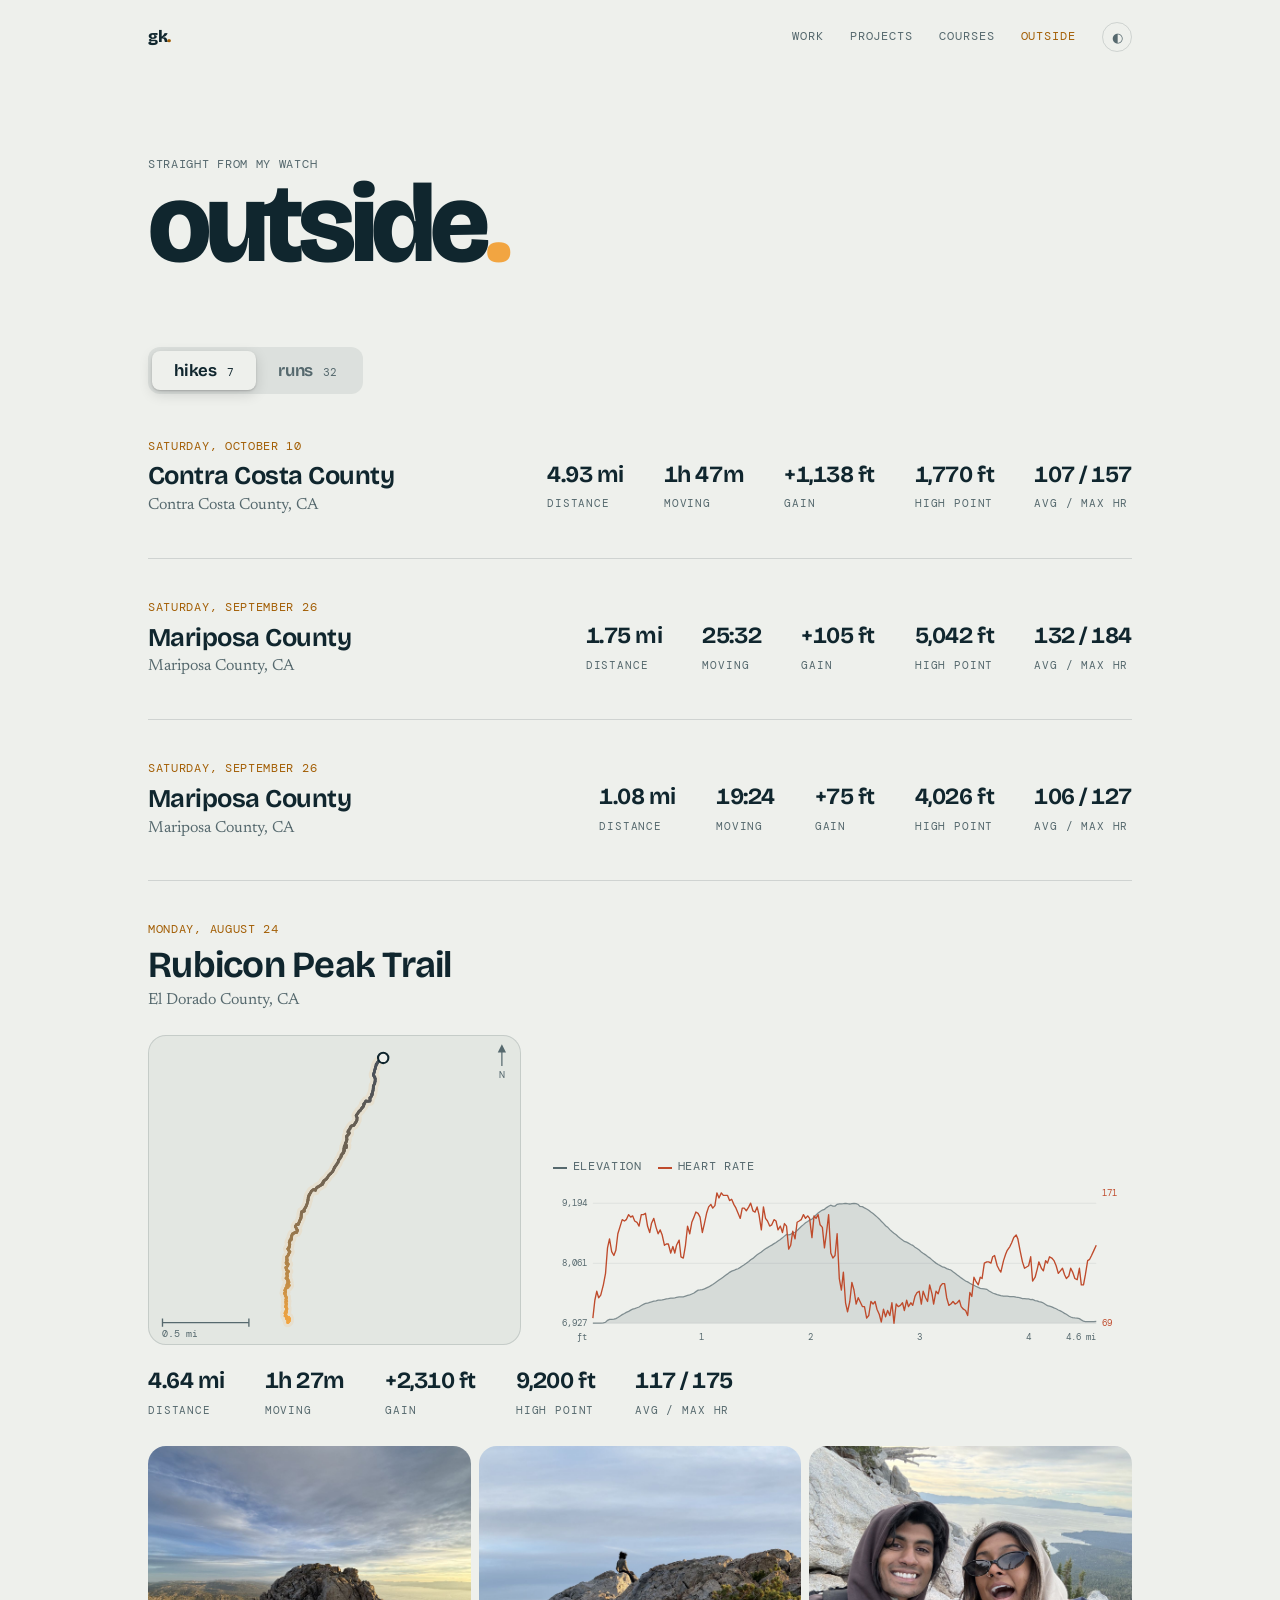
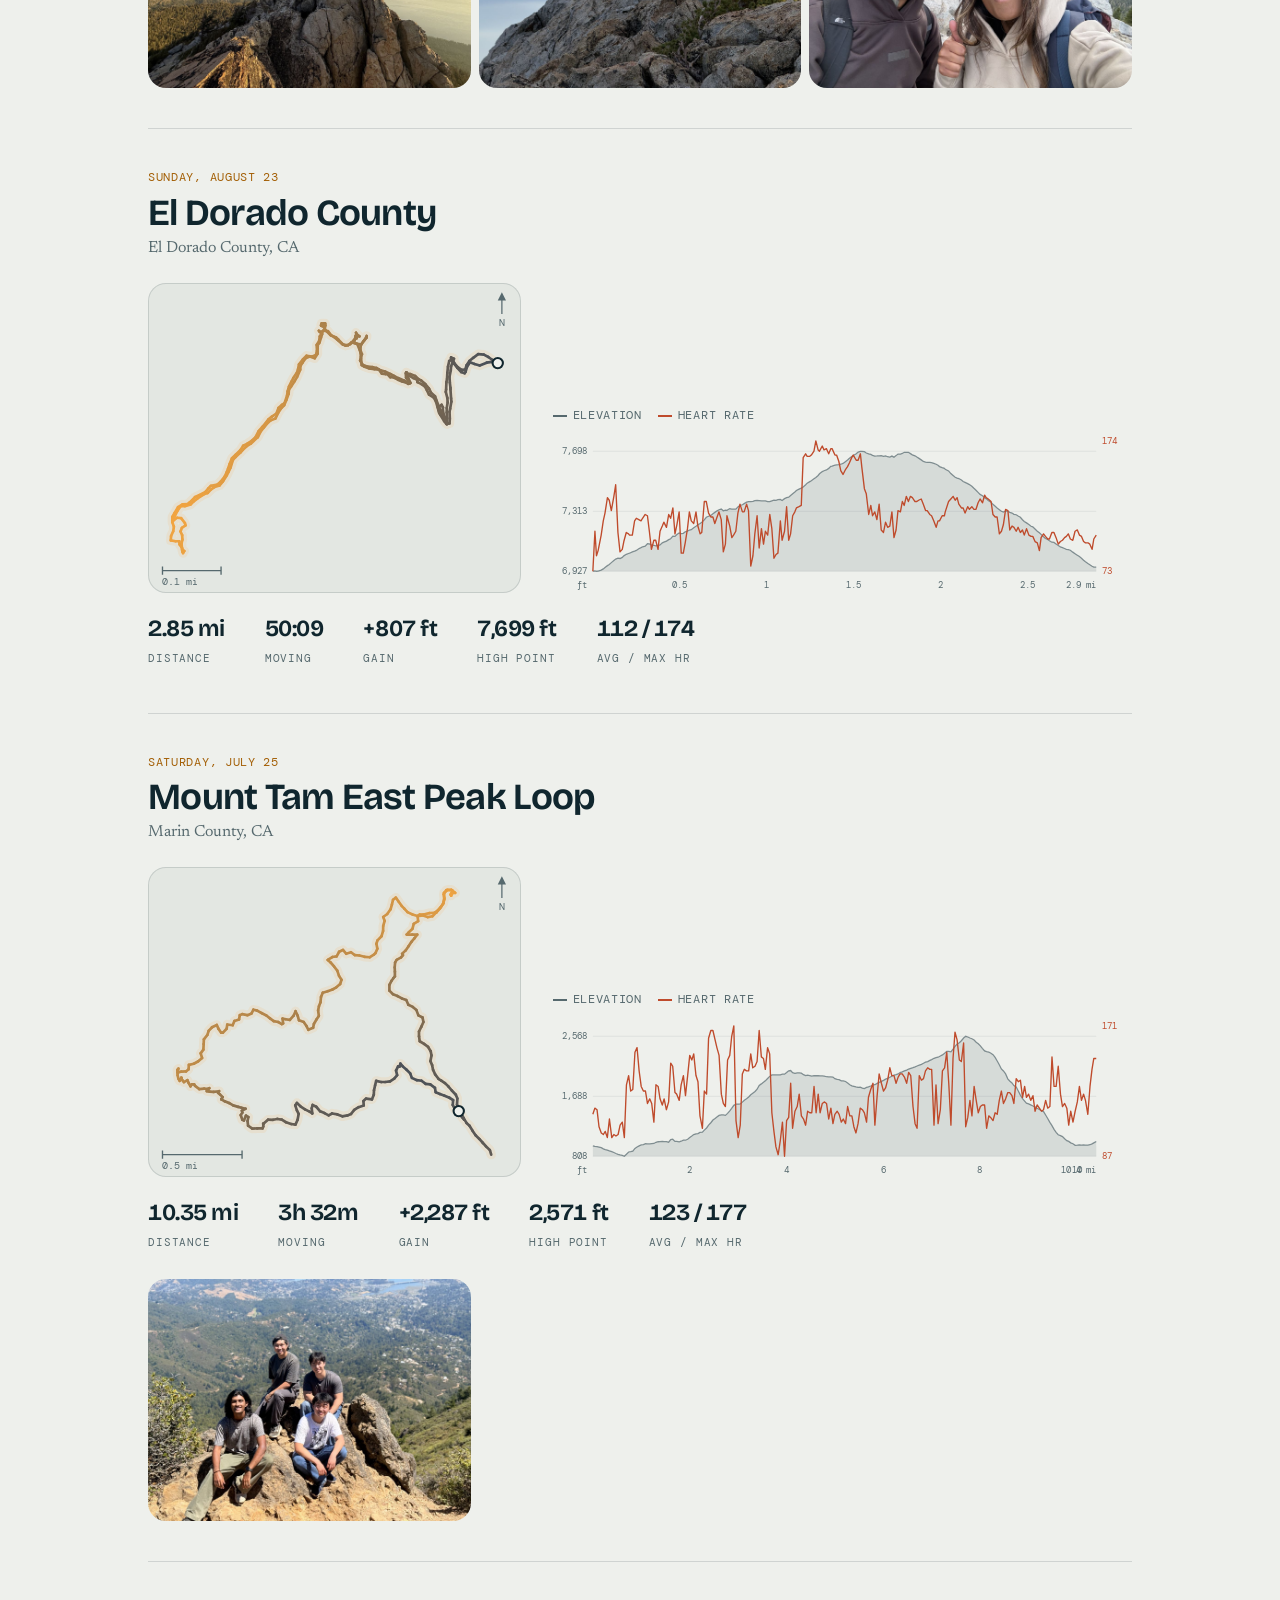
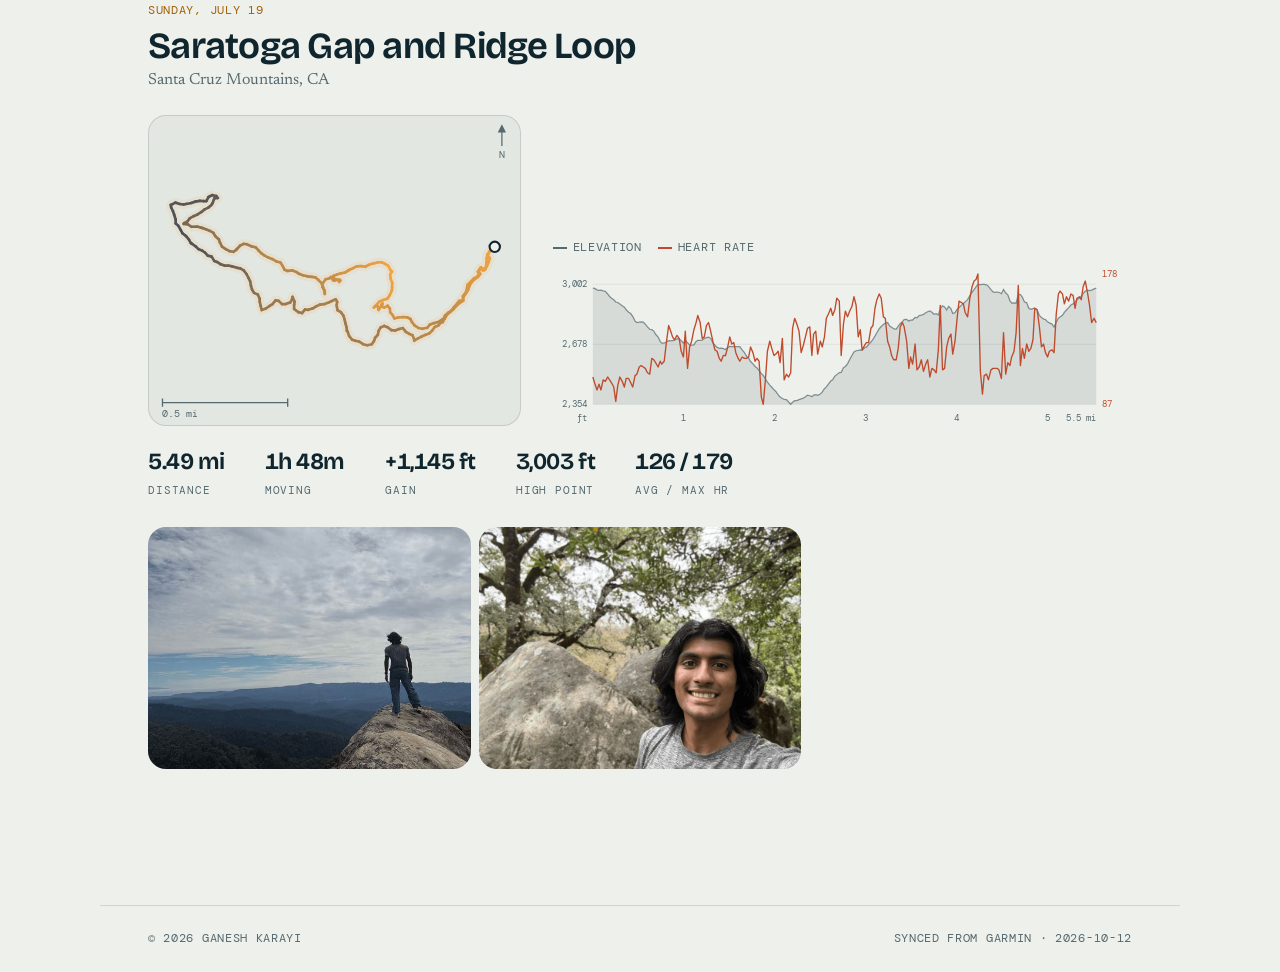
<file: outdoors.html>
<!doctype html>
<html lang="en">
<head>
<meta charset="utf-8">
<meta name="viewport" content="width=device-width, initial-scale=1, viewport-fit=cover">
<title>Outside · Ganesh Karayi</title>
<link rel="icon" href="favicon.svg" type="image/svg+xml">
<link rel="icon" href="favicon-32.png" sizes="32x32" type="image/png">
<link rel="apple-touch-icon" href="apple-touch-icon.png">
<meta name="description" content="Hikes and runs, straight from my watch.">
<link rel="preconnect" href="https://fonts.googleapis.com">
<link rel="preconnect" href="https://fonts.gstatic.com" crossorigin>
<link rel="stylesheet" href="https://fonts.googleapis.com/css2?family=Bricolage+Grotesque:opsz,wght@12..96,300..800&family=Newsreader:ital,opsz,wght@0,6..72,300..600;1,6..72,300..600&family=DM+Mono:wght@400;500&display=swap">
<style>
/* Companion to index.html. Hikes get maps; runs get stats only (they start from home). */
:root{
  --bg:#0F2A33; --bg-2:#0B222A; --fg:#ECE6D9; --muted:#93A9AE;
  --line:rgba(236,230,217,.14); --grid:rgba(236,230,217,.07);
  --amber:#F2A541; --amber-ink:#F2A541; --hr:#E98A6E; --low:#4A5A62;
  --display:"Bricolage Grotesque","Arial Narrow",system-ui,sans-serif;
  --body:"Newsreader",Georgia,serif;
  --mono:"DM Mono",ui-monospace,Menlo,monospace;
  --gutter:clamp(16px,4vw,48px);
  color-scheme:dark;
}
@media (prefers-color-scheme: light){
  :root:not([data-theme="dark"]){
    --bg:#EEF0EC; --bg-2:#E3E7E2; --fg:#10262E; --muted:#56696E;
    --line:rgba(16,38,46,.14); --grid:rgba(16,38,46,.08);
    --amber-ink:#A35F06; --hr:#BF4B2C; --low:#AEBCC0; color-scheme:light;
  }
}
:root[data-theme="light"]{
  --bg:#EEF0EC; --bg-2:#E3E7E2; --fg:#10262E; --muted:#56696E;
  --line:rgba(16,38,46,.14); --grid:rgba(16,38,46,.08);
  --amber-ink:#A35F06; --hr:#BF4B2C; --low:#AEBCC0; color-scheme:light;
}
/* squircles: continuous-curve corners where the browser supports corner-shape,
   with a slightly larger radius to match; plain rounded corners elsewhere */
:root{--r-sm:12px;--r-md:18px;--r-lg:24px;--press:scale(.97);--fill:color-mix(in srgb,var(--fg) 8%,transparent);--fill-2:color-mix(in srgb,var(--fg) 13%,transparent)}
@supports (corner-shape: squircle){:root{--r-sm:18px;--r-md:28px;--r-lg:38px}}
.tabs,.seg,.tab,.route,.photos a,.run summary{corner-shape:squircle}
*{box-sizing:border-box}
body{margin:0;background:var(--bg);color:var(--fg);font-family:var(--body);font-size:19px;line-height:1.55;-webkit-font-smoothing:antialiased}
a{color:inherit}
:focus-visible{outline:2px solid var(--amber);outline-offset:3px;border-radius:2px}
.wrap{max-width:1080px;margin:0 auto;padding-inline:var(--gutter)}
.mono{font-family:var(--mono);font-size:.72rem;letter-spacing:.06em;text-transform:uppercase;color:var(--muted)}
.tnum{font-variant-numeric:tabular-nums}
h1,h2,h3{font-family:var(--display);font-weight:700;letter-spacing:-.02em;line-height:1;margin:0;text-wrap:balance}
p{margin:0}

/* top bar */
/* header stays on screen; it picks up a solid backdrop once the page scrolls */
.top{position:fixed;inset:0 0 auto 0;z-index:20;border-bottom:1px solid transparent;transition:background-color .3s ease,border-color .3s ease,backdrop-filter .3s ease}
.top.scrolled{background:color-mix(in srgb,var(--bg) 84%,transparent);-webkit-backdrop-filter:blur(12px);backdrop-filter:blur(12px);border-bottom-color:var(--line)}
.top .wrap{display:flex;justify-content:space-between;align-items:center;padding-block:22px;gap:16px;transition:padding .3s ease}
.top.scrolled .wrap{padding-block:12px}
section[id],.job,.run{scroll-margin-top:72px}
.top nav{display:flex;gap:clamp(12px,2.4vw,26px);align-items:center}
.top nav a,.theme{font-family:var(--mono);font-size:.72rem;letter-spacing:.08em;text-transform:uppercase;text-decoration:none;color:var(--muted)}
.top nav a:hover,.theme:hover{color:var(--amber-ink)}
.top nav a.on{color:var(--amber-ink)}
.theme{background:none;border:1px solid var(--line);border-radius:50%;width:30px;height:30px;cursor:pointer;font-size:.8rem;letter-spacing:0}
.mark{font-family:var(--display);font-weight:800;font-size:1.05rem;text-decoration:none;letter-spacing:-.02em}
.mark span{color:var(--amber-ink)}

/* header */
header.page{padding-block:calc(76px + clamp(40px,7vw,80px)) clamp(20px,3vw,32px)}
header.page h1{font-size:clamp(3rem,10vw,7rem);font-weight:800;letter-spacing:-.05em;line-height:.9}
header.page h1 span{color:var(--amber)}

/* tabs */
/* segmented control, with a thumb that slides to the selected tab */
.tabs{position:relative;display:inline-flex;padding:4px;margin-top:clamp(24px,4vw,40px);background:var(--fill);border-radius:var(--r-sm)}
.seg{position:absolute;top:4px;bottom:4px;left:0;border-radius:calc(var(--r-sm) - 4px);background:var(--bg);box-shadow:0 1px 2px rgba(0,0,0,.18),0 4px 14px rgba(0,0,0,.14);
  transition:transform .35s cubic-bezier(.2,.8,.2,1),width .35s cubic-bezier(.2,.8,.2,1)}
.tab{position:relative;z-index:1;font-family:var(--display);font-weight:650;font-size:1.05rem;letter-spacing:-.01em;background:none;border:0;color:var(--muted);padding:9px 22px;cursor:pointer;border-radius:calc(var(--r-sm) - 4px);transition:color .25s,transform .15s}
.tab:active{transform:var(--press)}
.tab small{font-family:var(--mono);font-size:.68rem;font-weight:400;margin-left:6px}
.tab[aria-selected="true"]{color:var(--fg)}
.panel{padding-block:clamp(28px,4vw,44px) 0}
.panel[hidden]{display:none}

/* shared stat blocks */
.stats{display:flex;flex-wrap:wrap;gap:6px clamp(20px,3.5vw,40px)}
.stat b{display:block;font-family:var(--display);font-weight:650;font-size:clamp(1.15rem,2.2vw,1.45rem);letter-spacing:-.02em;font-variant-numeric:tabular-nums;line-height:1.2}
.stat span{font-family:var(--mono);font-size:.66rem;letter-spacing:.08em;text-transform:uppercase;color:var(--muted)}
.big .stat b{font-size:clamp(1.8rem,4vw,2.6rem);font-weight:750}
svg text{font-family:var(--mono);font-size:10px;fill:var(--muted)}

/* hikes */
.hike{padding-block:clamp(28px,4vw,40px);border-top:1px solid var(--line)}
.hike:first-child{border-top:0;padding-top:0}
.hike .when{color:var(--amber-ink)}
.hike h2{font-size:clamp(1.6rem,3.6vw,2.3rem);font-weight:650;margin-top:8px}
.hike .where{color:var(--muted);font-size:1rem;margin-top:4px}
.hike .viz{display:grid;grid-template-columns:minmax(0,.9fr) minmax(0,1.4fr);gap:clamp(16px,3vw,32px);align-items:end;margin-top:22px}
.route{background:var(--bg-2);box-shadow:inset 0 0 0 1px var(--line);border-radius:var(--r-md);overflow:hidden}
.route svg{display:block;width:100%;height:auto}
.prof svg{display:block;width:100%;height:auto}
.legend{display:flex;gap:16px;margin-bottom:6px}
.legend i{display:inline-block;width:14px;height:2px;vertical-align:middle;margin-right:6px}
.hike .stats{margin-top:22px}
.photos{display:grid;grid-template-columns:repeat(3,minmax(0,1fr));gap:8px;margin-top:22px}
.photos a{display:block;aspect-ratio:4/3;overflow:hidden;border-radius:var(--r-md);background:var(--bg-2);transition:transform .25s cubic-bezier(.2,.8,.2,1)}
.photos a:hover{transform:translateY(-2px)}
.photos a:active{transform:var(--press)}
.photos img{width:100%;height:100%;object-fit:cover;display:block;transition:opacity .2s}
.photos a:hover img{opacity:.85}
.hike.small{display:grid;grid-template-columns:minmax(0,1fr) auto;gap:8px 24px;align-items:end}
.hike.small h2{font-size:clamp(1.25rem,2.6vw,1.6rem)}
.hike.small .stats{margin-top:0}

/* runs */
.overview{display:grid;grid-template-columns:minmax(0,1fr) minmax(0,1fr);gap:clamp(20px,4vw,48px);margin-top:clamp(28px,4vw,44px)}
.chart h3{font-size:1.15rem;font-weight:650;margin-bottom:4px}
.chart p{font-size:.95rem;color:var(--muted);margin-bottom:10px;line-height:1.4}
.chart svg{display:block;width:100%;height:auto;overflow:visible}
.dot{cursor:default}
.dot:hover{stroke:var(--fg);stroke-width:2}

.runs{margin-top:clamp(36px,5vw,56px);border-top:1px solid var(--fg)}
.run{border-bottom:1px solid var(--line)}
.runs{--cols:8rem minmax(0,1fr) 5.5rem 6rem 5.5rem 1.4rem}
.run summary{list-style:none;display:grid;grid-template-columns:var(--cols);gap:12px;align-items:baseline;padding:14px 12px;margin:2px -12px;border-radius:var(--r-sm);cursor:pointer;transition:background-color .2s}
.run summary:hover,.run[open] summary{background:var(--fill)}
.run summary::-webkit-details-marker{display:none}
.run summary:hover .wk{color:var(--amber-ink)}
.run .d{font-family:var(--mono);font-size:.74rem;color:var(--muted)}
.run .wk{font-family:var(--display);font-weight:600;font-size:1.05rem;letter-spacing:-.01em}
.run .n{font-family:var(--mono);font-size:.8rem;text-align:right;font-variant-numeric:tabular-nums}
.run .n.hr{color:var(--hr)}
.run .plus{font-family:var(--mono);color:var(--amber-ink);justify-self:end;transition:transform .25s}
.run[open] .plus{transform:rotate(45deg)}
.runs .head{display:grid;grid-template-columns:var(--cols);gap:12px;padding:10px 12px;margin:0 -12px;border-bottom:1px solid var(--line)}
.runs .head span:nth-child(n+3){text-align:right}
.detail{padding:4px 0 26px 0;display:flex;flex-direction:column;gap:22px}
.groups{display:grid;grid-template-columns:repeat(4,minmax(0,1fr));gap:20px}
.group h4{margin:0 0 8px;font-family:var(--mono);font-size:.7rem;letter-spacing:.08em;text-transform:uppercase;font-weight:500;color:var(--amber-ink)}
.group dl{margin:0;display:grid;grid-template-columns:auto auto;gap:4px 12px;font-size:.95rem}
.group dt{color:var(--muted)}
.group dd{margin:0;text-align:right;font-family:var(--mono);font-size:.82rem;font-variant-numeric:tabular-nums;align-self:center}
.vs{font-size:.92rem;color:var(--muted);font-style:italic}
.vs b{font-style:normal;font-weight:600;color:var(--fg)}

footer .wrap{display:flex;justify-content:space-between;flex-wrap:wrap;gap:10px;padding-block:24px;border-top:1px solid var(--line);margin-top:clamp(56px,8vw,96px)}

@media (max-width:860px){
  .hike .viz,.overview{grid-template-columns:minmax(0,1fr)}
  .groups{grid-template-columns:repeat(2,minmax(0,1fr))}
}
@media (max-width:560px){
  body{font-size:17.5px}
  .runs{--cols:6.4rem minmax(0,1fr) 4.4rem 4.8rem 1.2rem}
  .run summary,.runs .head{gap:8px}
  .run .n.hr,.runs .head .hrh{display:none}
  .hike.small{grid-template-columns:minmax(0,1fr)}
  .photos{grid-template-columns:repeat(2,minmax(0,1fr))}
}
/* theme switch: a circle grows from the toggle (View Transitions), else a color fade */
::view-transition-old(root),::view-transition-new(root){animation:none;mix-blend-mode:normal}
.theme-fade,.theme-fade *{transition:background-color .45s ease,color .45s ease,border-color .45s ease,fill .45s ease,stroke .45s ease!important}
</style>
</head>
<body>

<header class="top">
  <div class="wrap">
    <a class="mark" href="index.html">gk<span>.</span></a>
    <nav aria-label="Site">
      <a href="index.html#work">work</a>
      <a href="index.html#projects">projects</a>
      <a href="index.html#courses">courses</a>
      <a href="outdoors.html" class="on">outside</a>
      <button class="theme" id="themeBtn" type="button" aria-label="Toggle light and dark">◐</button>
    </nav>
  </div>
</header>

<main class="wrap">
  <header class="page">
    <p class="mono">straight from my watch</p>
    <h1>outside<span>.</span></h1>
  </header>

  <div class="tabs" role="tablist" aria-label="Activity type">
    <span class="seg" aria-hidden="true"></span>
    <button class="tab" role="tab" id="tab-hikes" aria-controls="panel-hikes" aria-selected="true">hikes <small id="nHikes"></small></button>
    <button class="tab" role="tab" id="tab-runs" aria-controls="panel-runs" aria-selected="false">runs <small id="nRuns"></small></button>
  </div>

  <section class="panel" id="panel-hikes" role="tabpanel" aria-labelledby="tab-hikes"></section>
  <section class="panel" id="panel-runs" role="tabpanel" aria-labelledby="tab-runs" hidden></section>
</main>

<footer>
  <div class="wrap mono">
    <span>© 2026 ganesh karayi</span>
    <span id="built"></span>
  </div>
</footer>

<script src="outdoors-data.js"></script>
<script>
const O=window.OUTDOORS||{hikes:[],runs:[]};

/* theme */
(function(){
  const root=document.documentElement;
  try{const s=localStorage.getItem('gk-theme');if(s==='light'||s==='dark')root.dataset.theme=s;}catch(e){}
  function setTheme(next,btn){
    const apply=()=>{root.dataset.theme=next;};
    if(matchMedia('(prefers-reduced-motion: reduce)').matches){apply();return;}
    if(!document.startViewTransition){root.classList.add('theme-fade');apply();setTimeout(()=>root.classList.remove('theme-fade'),500);return;}
    const r=btn.getBoundingClientRect(),x=r.left+r.width/2,y=r.top+r.height/2;
    const end=Math.hypot(Math.max(x,innerWidth-x),Math.max(y,innerHeight-y));
    document.startViewTransition(apply).ready.then(()=>{
      root.animate({clipPath:[`circle(0px at ${x}px ${y}px)`,`circle(${end}px at ${x}px ${y}px)`]},
        {duration:600,easing:'cubic-bezier(.4,0,.2,1)',pseudoElement:'::view-transition-new(root)'});
    });
  }
  document.getElementById('themeBtn').addEventListener('click',e=>{
    const cur=root.dataset.theme||(matchMedia('(prefers-color-scheme: dark)').matches?'dark':'light');
    const next=cur==='dark'?'light':'dark';
    setTheme(next,e.currentTarget);
    try{localStorage.setItem('gk-theme',next);}catch(e){}
  });
})();

/* formatting */
const pace=s=>s?Math.floor(s/60)+':'+String(Math.round(s%60)).padStart(2,'0'):'–';
const dur=s=>{if(!s)return'–';const h=Math.floor(s/3600),m=Math.floor(s%3600/60),x=s%60;return h?`${h}h ${m}m`:`${m}:${String(x).padStart(2,'0')}`;};
const n0=v=>v==null?'–':Math.round(v).toLocaleString();
const day=iso=>new Date(iso).toLocaleDateString('en-US',{month:'short',day:'numeric',year:'numeric'});
const dayLong=iso=>new Date(iso).toLocaleDateString('en-US',{weekday:'long',month:'long',day:'numeric'});
const esc=s=>String(s).replace(/&/g,'&amp;').replace(/</g,'&lt;');

/* tabs, with #runs / #hikes deep links */
(function(){
  const tabs=[...document.querySelectorAll('.tab')];
  const seg=document.querySelector('.seg');
  function place(){const t=tabs.find(x=>x.getAttribute('aria-selected')==='true');if(t){seg.style.width=t.offsetWidth+'px';seg.style.transform=`translateX(${t.offsetLeft}px)`;}}
  function show(id){tabs.forEach(t=>{const on=t.getAttribute('aria-controls')===id;t.setAttribute('aria-selected',on);document.getElementById(t.getAttribute('aria-controls')).hidden=!on;});place();}
  addEventListener('resize',place);if(document.fonts)document.fonts.ready.then(place);place();
  tabs.forEach(t=>t.addEventListener('click',()=>{const id=t.getAttribute('aria-controls');show(id);history.replaceState(null,'','#'+id.replace('panel-',''));}));
  window.showTab=show;
})();

/* ---------- hikes ---------- */
function ramp(t){const a=[74,80,88],b=[242,165,65];return'rgb('+a.map((v,i)=>Math.round(v+(b[i]-v)*t)).join(',')+')';}

function routeSVG(h){
  const tr=h.track,prof=h.profile,W=360,H=300,P=22;
  const la=tr.map(t=>t[0]),lo=tr.map(t=>t[1]);
  const la0=Math.min(...la),la1=Math.max(...la),lo0=Math.min(...lo),lo1=Math.max(...lo);
  const k=Math.cos((la0+la1)/2*Math.PI/180),sx=(lo1-lo0)*k||1e-6,sy=(la1-la0)||1e-6;
  const s=Math.min((W-2*P)/sx,(H-2*P)/sy),ox=(W-sx*s)/2,oy=(H-sy*s)/2;
  const X=v=>ox+(v-lo0)*k*s,Y=v=>H-oy-(v-la0)*s;
  const pts=tr.map(t=>[X(t[1]),Y(t[0])]);
  // tint each segment by elevation, sampled from the profile at the same fraction of the route
  const ft=prof.ft.filter(v=>v!=null),e0=Math.min(...ft),e1=Math.max(...ft);
  const eleAt=f=>{const i=Math.min(prof.ft.length-1,Math.round(f*(prof.ft.length-1)));return prof.ft[i]??e0;};
  let seg='';
  for(let i=1;i<pts.length;i++){const f=i/(pts.length-1),t=(eleAt(f)-e0)/((e1-e0)||1);
    seg+=`<line x1="${pts[i-1][0].toFixed(1)}" y1="${pts[i-1][1].toFixed(1)}" x2="${pts[i][0].toFixed(1)}" y2="${pts[i][1].toFixed(1)}" stroke="${ramp(t)}"/>`;}
  const d=pts.map((p,i)=>(i?'L':'M')+p[0].toFixed(1)+' '+p[1].toFixed(1)).join(' ');
  // scale bar
  const pxPerMi=1609.34/(111320/s);let mi=.1;[.1,.25,.5,1,2].forEach(m=>{if(m*pxPerMi<W*.35)mi=m;});
  const bw=mi*pxPerMi,a=pts[0];
  return `<svg viewBox="0 0 ${W} ${H}" role="img" aria-label="Route map of ${esc(h.title)}">
    <path d="${d}" fill="none" stroke="var(--amber)" stroke-opacity=".12" stroke-width="9" stroke-linejoin="round" stroke-linecap="round"/>
    <g stroke-width="2.6" stroke-linecap="round">${seg}</g>
    <circle cx="${a[0].toFixed(1)}" cy="${a[1].toFixed(1)}" r="5" fill="var(--bg)" stroke="var(--fg)" stroke-width="2"/>
    <g transform="translate(${W-18},20)" fill="var(--muted)" stroke="var(--muted)"><line x1="0" y1="10" x2="0" y2="-6" stroke-width="1.2"/><path d="M0 -11 L4 -3 L-4 -3 Z" stroke="none"/><text x="0" y="22" text-anchor="middle" stroke="none">N</text></g>
    <g stroke="var(--muted)" stroke-width="1.3"><line x1="14" y1="${H-22}" x2="${(14+bw).toFixed(1)}" y2="${H-22}"/><line x1="14" y1="${H-26}" x2="14" y2="${H-18}"/><line x1="${(14+bw).toFixed(1)}" y1="${H-26}" x2="${(14+bw).toFixed(1)}" y2="${H-18}"/></g>
    <text x="14" y="${H-8}">${mi} mi</text>
  </svg>`;
}

// elevation area + heart-rate line against miles
function profileSVG(p,opt={}){
  const W=640,H=opt.h||180,L=44,R=opt.right?40:12,T=12,B=24;
  const xs=p.mi,tot=xs[xs.length-1]||1,X=v=>L+v/tot*(W-L-R);
  const ft=p.ft.map(v=>v??null),fv=ft.filter(v=>v!=null);
  const f0=Math.min(...fv),f1=Math.max(...fv),fr=(f1-f0)||1,Yf=v=>H-B-(v-f0)/fr*(H-T-B)*.92;
  let out='';
  // grid + left axis (feet)
  [0,.5,1].forEach(q=>{const v=f0+fr*q,y=Yf(v);out+=`<line x1="${L}" x2="${W-R}" y1="${y.toFixed(1)}" y2="${y.toFixed(1)}" stroke="var(--grid)"/><text x="${L-6}" y="${(y+3.5).toFixed(1)}" text-anchor="end">${Math.round(v).toLocaleString()}</text>`;});
  const step=tot>8?2:tot>3?1:.5;
  for(let m=step;m<tot;m+=step)out+=`<text x="${X(m).toFixed(1)}" y="${H-6}" text-anchor="middle">${m}</text>`;
  out+=`<text x="${W-R}" y="${H-6}" text-anchor="end">${tot.toFixed(1)} mi</text><text x="${L-6}" y="${H-6}" text-anchor="end">ft</text>`;
  const pts=xs.map((x,i)=>ft[i]==null?null:[X(x),Yf(ft[i])]).filter(Boolean);
  const line=pts.map((q,i)=>(i?'L':'M')+q[0].toFixed(1)+' '+q[1].toFixed(1)).join(' ');
  out+=`<path d="${line} L${pts[pts.length-1][0].toFixed(1)} ${H-B} L${pts[0][0].toFixed(1)} ${H-B} Z" fill="var(--muted)" fill-opacity=".16"/><path d="${line}" fill="none" stroke="var(--muted)" stroke-opacity=".7" stroke-width="1.4"/>`;
  // second series on its own scale: heart rate, or pace for runs
  const series=opt.series||'hr',vals=p[series]||[],sv=vals.filter(v=>v!=null);
  if(sv.length>10){
    let lo=Math.min(...sv),hi=Math.max(...sv);
    if(series==='pace'){const s=[...sv].sort((a,b)=>a-b);lo=s[Math.floor(s.length*.03)];hi=s[Math.floor(s.length*.97)];}
    const r=(hi-lo)||1,inv=series==='pace';
    const Ys=v=>{const c=Math.max(lo,Math.min(hi,v));const f=(c-lo)/r;return T+(inv?f:1-f)*(H-T-B);};
    // break the line wherever a sample is missing
    let d='',pen=false;
    xs.forEach((x,i)=>{if(vals[i]==null){pen=false;return;}d+=(pen?'L':'M')+X(x).toFixed(1)+' '+Ys(vals[i]).toFixed(1)+' ';pen=true;});
    const col=series==='hr'?'var(--hr)':'var(--amber)';
    out+=`<path d="${d}" fill="none" stroke="${col}" stroke-width="1.5" stroke-linejoin="round"/>`;
    if(opt.right){const fmt=series==='pace'?pace:v=>Math.round(v);
      out+=`<text x="${W-R+6}" y="${(Ys(hi)+3.5).toFixed(1)}" fill="${col}" style="fill:${col}">${fmt(hi)}</text><text x="${W-R+6}" y="${(Ys(lo)+3.5).toFixed(1)}" style="fill:${col}">${fmt(lo)}</text>`;}
  }
  return `<svg viewBox="0 0 ${W} ${H}" role="img" aria-label="Elevation and ${series==='hr'?'heart rate':'pace'} by distance">${out}</svg>`;
}

function stat(v,l){return `<div class="stat"><b>${v}</b><span>${l}</span></div>`;}

(function(){
  const box=document.getElementById('panel-hikes');
  box.innerHTML=O.hikes.map(h=>{
    const s=stat(h.miles.toFixed(2)+' mi','distance')+stat(dur(h.movingS),'moving')+stat('+'+n0(h.gainFt)+' ft','gain')+stat(n0(h.maxFt)+' ft','high point')+(h.avgHR?stat(n0(h.avgHR)+' / '+n0(h.maxHR),'avg / max hr'):'');
    if(!h.track) return `<article class="hike small"><div><p class="mono when">${dayLong(h.start)}</p><h2>${esc(h.title)}</h2><p class="where">${esc(h.place)}</p></div><div class="stats">${s}</div></article>`;
    return `<article class="hike">
      <p class="mono when">${dayLong(h.start)}</p><h2>${esc(h.title)}</h2><p class="where">${esc(h.place)}</p>
      <div class="viz"><div class="route">${routeSVG(h)}</div>
        <div class="prof"><div class="legend mono"><span><i style="background:var(--muted)"></i>elevation</span><span><i style="background:var(--hr)"></i>heart rate</span></div>${profileSVG(h.profile,{right:true})}</div></div>
      <div class="stats">${s}</div>
      ${h.photos.length?`<div class="photos">${h.photos.map(p=>`<a href="${p}" target="_blank" rel="noopener"><img src="${p}" alt="${esc(h.title)}" loading="lazy"></a>`).join('')}</div>`:''}
    </article>`;
  }).join('');
})();

/* ---------- runs ---------- */
(function(){
  const R=O.runs,box=document.getElementById('panel-runs');
  if(!R.length){box.innerHTML='<p>No runs yet.</p>';return;}
  const road=R.filter(r=>!r.track&&r.avgPace&&r.avgHR);
  const miles=R.reduce((a,r)=>a+r.miles,0),secsAll=road.reduce((a,r)=>a+r.movingS,0),miRoad=road.reduce((a,r)=>a+r.miles,0);
  const avgPace=secsAll/miRoad,avgHR=road.reduce((a,r)=>a+r.avgHR*r.movingS,0)/secsAll;
  const longest=R.reduce((a,r)=>r.miles>a.miles?r:a,R[0]),first=R[R.length-1];

  // monthly mileage
  const months={};R.forEach(r=>{const k=r.date.slice(0,7);months[k]=(months[k]||0)+r.miles;});
  const keys=Object.keys(months).sort(),mx=Math.max(...Object.values(months));
  const bw=560/keys.length,CH=200;
  const bars=keys.map((k,i)=>{const h=months[k]/mx*(CH-40),x=40+i*bw;const lab=new Date(k+'-15').toLocaleDateString('en-US',{month:'short'}).toLowerCase();
    return `<rect x="${(x+bw*.18).toFixed(1)}" y="${(CH-20-h).toFixed(1)}" width="${(bw*.64).toFixed(1)}" height="${h.toFixed(1)}" rx="2" fill="var(--amber)" fill-opacity="${i===keys.length-1?.45:.9}"><title>${lab}: ${months[k].toFixed(1)} mi</title></rect>
      <text x="${(x+bw/2).toFixed(1)}" y="${(CH-26-h).toFixed(1)}" text-anchor="middle" style="fill:var(--fg)">${months[k].toFixed(1)}</text><text x="${(x+bw/2).toFixed(1)}" y="${CH-2}" text-anchor="middle">${lab}</text>`;}).join('');

  // pace vs heart rate: up and to the left is fitter
  const hrs=road.map(r=>r.avgHR),ps=road.map(r=>r.avgPace);
  const h0=Math.min(...hrs)-5,h1=Math.max(...hrs)+5,p0=Math.min(...ps)-20,p1=Math.max(...ps)+20;
  const SX=v=>40+(v-h0)/(h1-h0)*560,SY=v=>14+(v-p0)/(p1-p0)*164;
  const t0=new Date(first.start).getTime(),tN=new Date(R[0].start).getTime();
  let ax='';[0,.5,1].forEach(q=>{const v=p0+(p1-p0)*q;ax+=`<line x1="40" x2="600" y1="${SY(v).toFixed(1)}" y2="${SY(v).toFixed(1)}" stroke="var(--grid)"/><text x="34" y="${(SY(v)+3.5).toFixed(1)}" text-anchor="end">${pace(v)}</text>`;});
  for(let v=Math.ceil(h0/10)*10;v<=h1;v+=10)ax+=`<text x="${SX(v).toFixed(1)}" y="198" text-anchor="middle">${v}</text>`;
  const dots=road.slice().reverse().map(r=>{const f=(new Date(r.start).getTime()-t0)/((tN-t0)||1);
    return `<circle class="dot" cx="${SX(r.avgHR).toFixed(1)}" cy="${SY(r.avgPace).toFixed(1)}" r="${(3+r.miles*.9).toFixed(1)}" fill="${ramp(f)}" fill-opacity=".85"><title>${day(r.start)} · ${r.miles} mi · ${pace(r.avgPace)}/mi at ${r.avgHR} bpm</title></circle>`;}).join('');

  const row=r=>{
    const dp=r.avgPace&&!r.track?r.avgPace-avgPace:null,dh=r.avgHR?r.avgHR-avgHR:null;
    const vs=dp!=null?`<p class="vs">${Math.abs(dp)<5?'right at':'<b>'+pace(Math.abs(dp))+(dp<0?' faster':' slower')+'</b> than'} my average pace${dh!=null?`, heart rate <b>${Math.abs(Math.round(dh))} bpm ${dh<0?'lower':'higher'}</b>`:''}.</p>`:'';
    const g=(t,items)=>{const rows=items.filter(x=>x[1]!=null&&x[1]!=='–');return rows.length?`<div class="group"><h4>${t}</h4><dl>${rows.map(x=>`<dt>${x[0]}</dt><dd>${x[1]}</dd>`).join('')}</dl></div>`:'';};
    const u=(v,s)=>v==null?null:v+s;
    return `<details class="run" id="run-${r.start.replace(/[^0-9]/g,'').slice(0,12)}">
      <summary><span class="d">${day(r.start)}</span><span class="wk">${esc(r.workout)}</span><span class="n">${r.miles.toFixed(2)} mi</span><span class="n">${r.track?'track':pace(r.avgPace)+'/mi'}</span><span class="n hr">${r.avgHR?n0(r.avgHR)+' bpm':'–'}</span><span class="plus" aria-hidden="true">+</span></summary>
      <div class="detail">
        ${vs}
        ${r.profile?`<div class="prof"><div class="legend mono"><span><i style="background:var(--muted)"></i>elevation</span><span><i style="background:var(--amber)"></i>pace</span></div>${profileSVG(r.profile,{series:'pace',right:true,h:150})}${profileSVG(r.profile,{series:'hr',right:true,h:120})}</div>`:''}
        <div class="groups">
          ${g('pace',[['average',r.avgPace&&pace(r.avgPace)+'/mi'],['best',r.bestPace&&pace(r.bestPace)+'/mi'],['grade-adjusted',r.gap&&pace(r.gap)+'/mi'],['moving time',dur(r.movingS)],['laps',r.laps]])}
          ${g('effort',[['avg hr',u(r.avgHR,' bpm')],['max hr',u(r.maxHR,' bpm')],['aerobic te',r.aerobicTE],['calories',r.calories&&n0(r.calories)]])}
          ${g('form',[['cadence',u(r.avgCad,' spm')],['stride',u(r.strideM,' m')],['ground contact',u(r.gctMs,' ms')],['vert. oscillation',u(r.vertOscCm,' cm')],['vert. ratio',u(r.vertRatio,'%')]])}
          ${g('power & course',[['avg power',u(r.avgPower,' W')],['max power',u(r.maxPower,' W')],['climb',r.gainFt!=null?'+'+n0(r.gainFt)+' ft':null],['temp',r.tempF&&r.tempF[1]!=null?Math.round(r.tempF[0])+'–'+Math.round(r.tempF[1])+'°F':null]])}
        </div>
      </div></details>`;
  };

  box.innerHTML=`
    <div class="stats big">${stat(miles.toFixed(1),'miles since '+new Date(first.start).toLocaleDateString('en-US',{month:'short'}).toLowerCase())+stat(R.length,'runs')+stat(longest.miles.toFixed(1)+' mi','longest')+stat(pace(avgPace)+'/mi','avg pace')+stat(Math.round(avgHR)+' bpm','avg hr')}</div>
    <div class="overview">
      <div class="chart"><h3>miles by month</h3><p>Building toward the Berkeley Half on Nov 15.</p><svg viewBox="0 0 610 200">${bars}</svg></div>
      <div class="chart"><h3>pace vs heart rate</h3><p>Each dot is a run, sized by distance, amber for recent. Up and to the left means faster for the same effort.</p><svg viewBox="0 0 610 200">${ax}${dots}<text x="40" y="198" text-anchor="start">bpm →</text><text x="600" y="8" text-anchor="end">faster ↑</text></svg></div>
    </div>
    <div class="runs">
      <div class="head mono"><span>date</span><span>workout</span><span>dist</span><span>pace</span><span class="hrh">hr</span><span></span></div>
      ${R.map(row).join('')}
    </div>`;
})();

/* deep links: #runs, #hikes, or #run-YYYYMMDDHHMM opens that run */
(function(){
  const h=location.hash.slice(1);
  if(h==='runs'||h.startsWith('run-'))window.showTab('panel-runs');
  if(h.startsWith('run-')){const d=document.getElementById(h);if(d){d.open=true;requestAnimationFrame(()=>d.scrollIntoView({block:'start'}));}}
})();

/* header copy from the data */
(function(){
  document.getElementById('nHikes').textContent=O.hikes.length;
  document.getElementById('nRuns').textContent=O.runs.length;
  document.getElementById('built').textContent='synced from garmin · '+(O.built||'');
})();
/* sticky header: solid once scrolled */
(function(){
  const bar=document.querySelector('.top');
  const on=()=>bar.classList.toggle('scrolled',scrollY>24);
  addEventListener('scroll',on,{passive:true});on();
})();
</script>
</body>
</html>
</file>
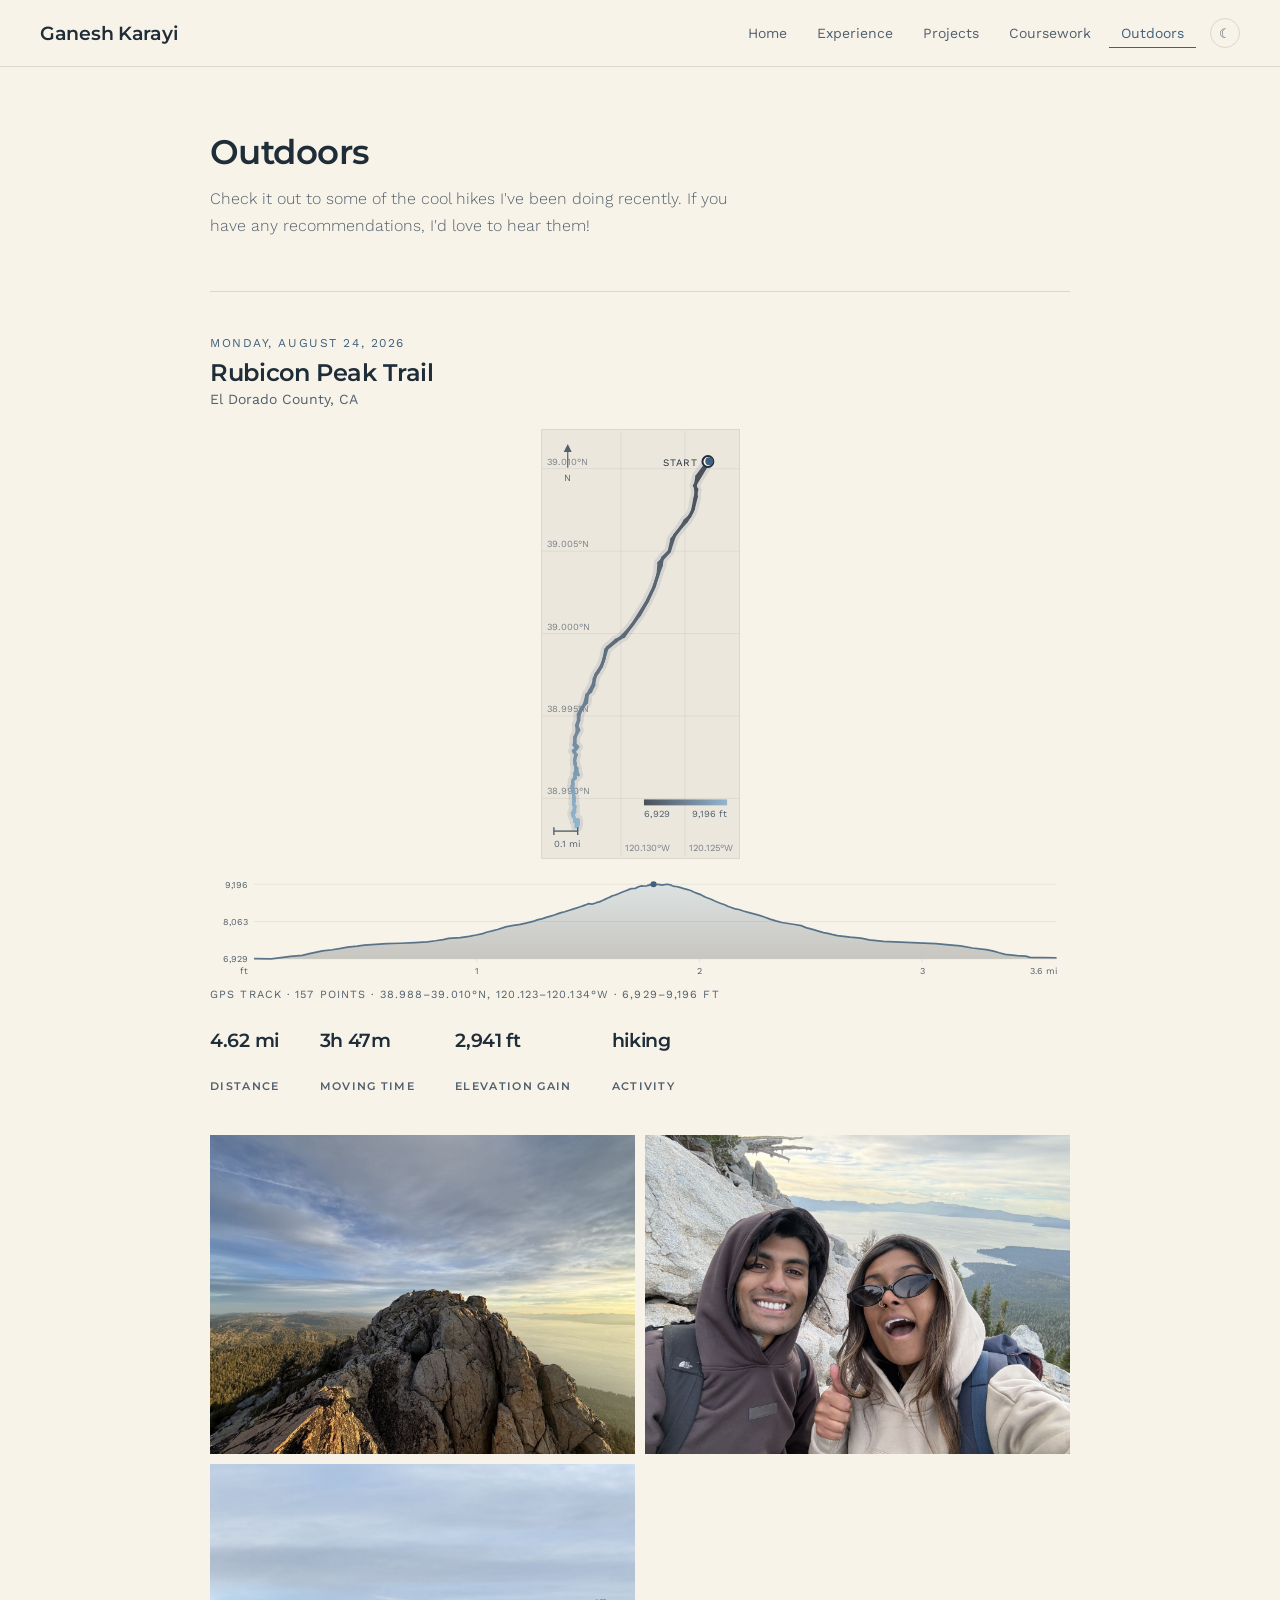
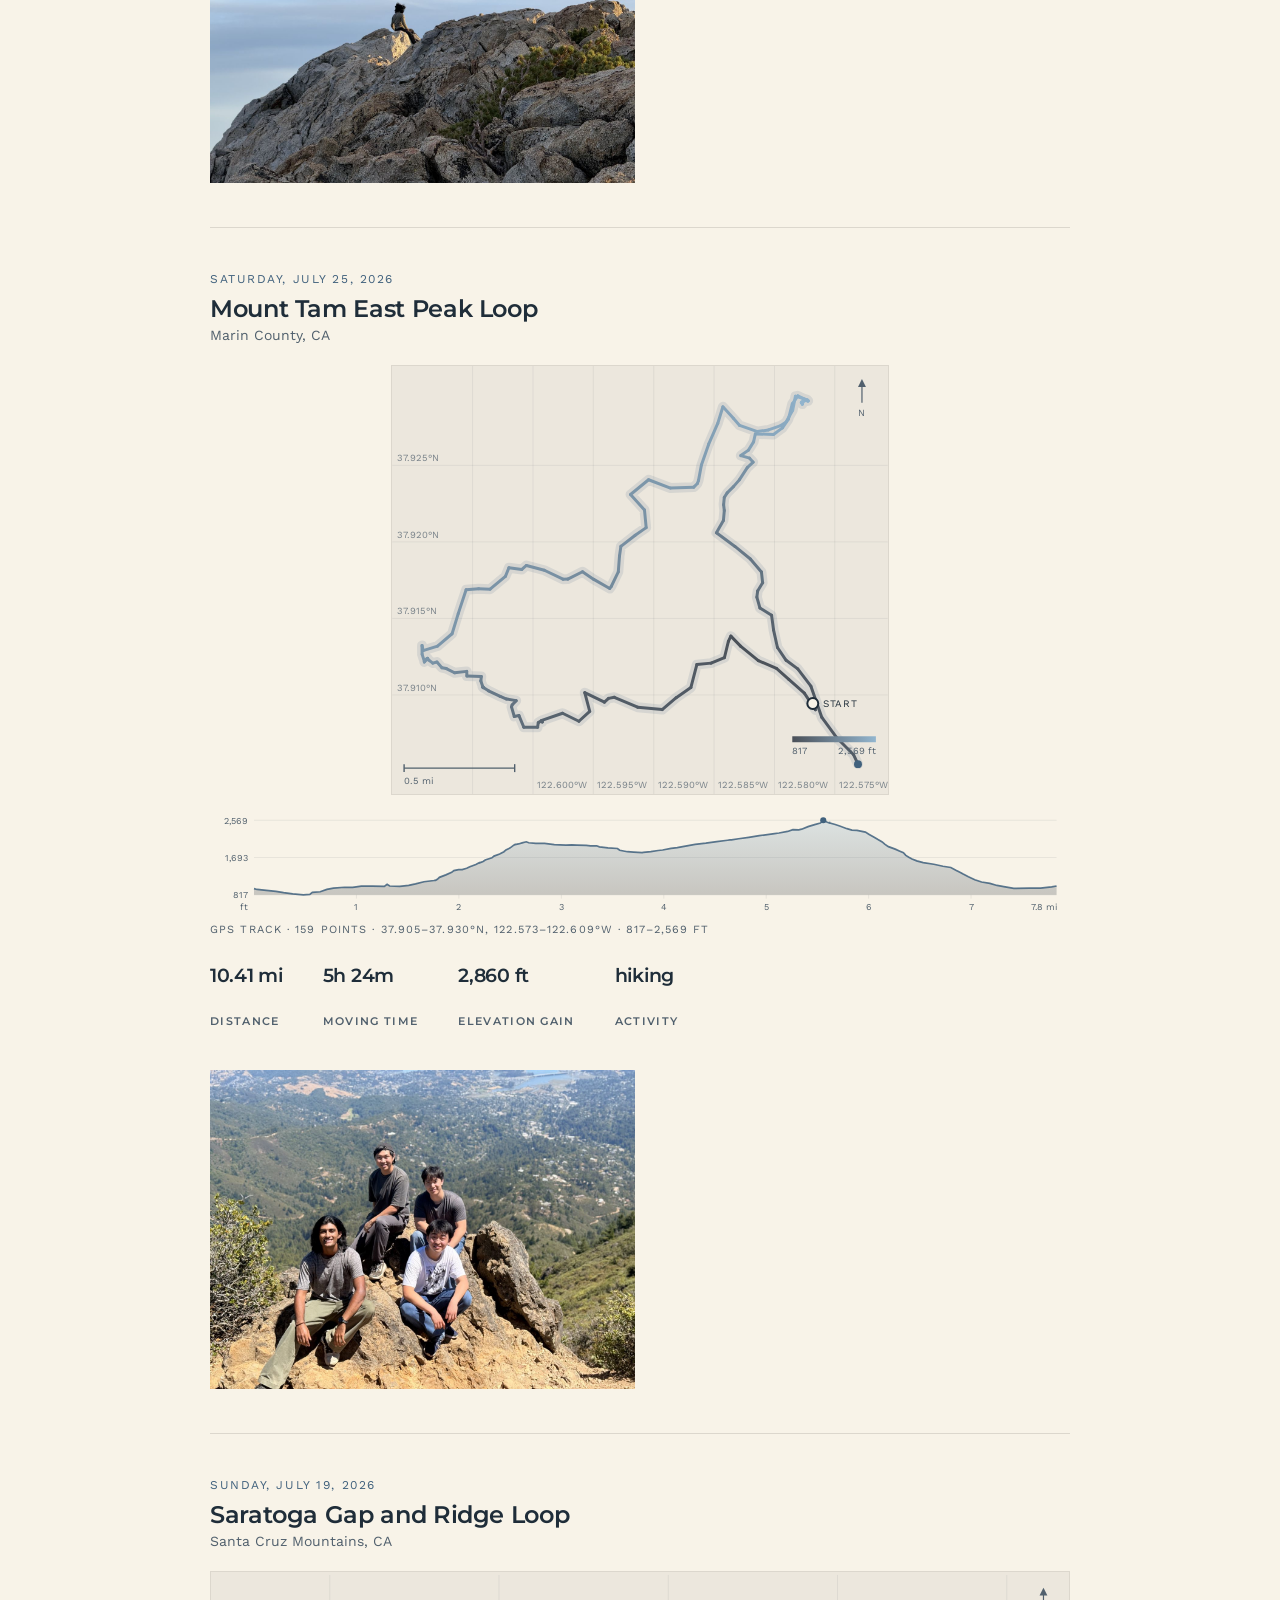
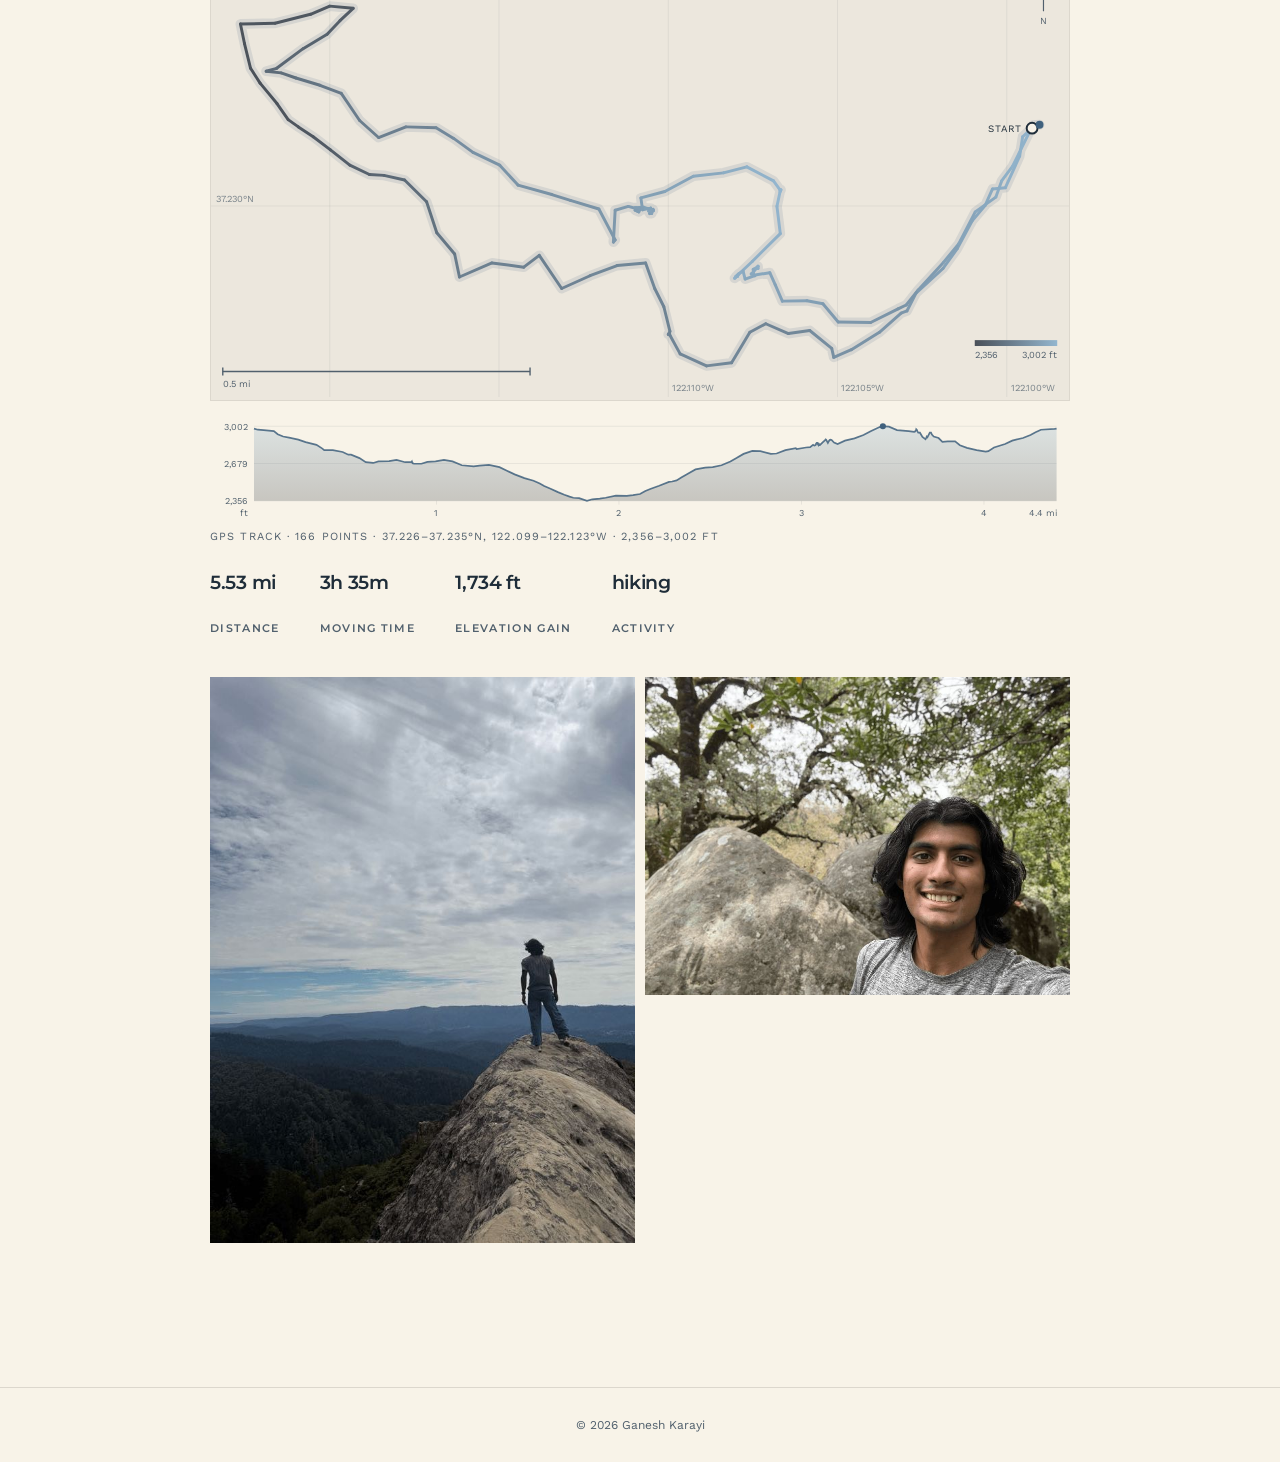
<file: old/outdoors.html>
<!DOCTYPE html>
<html lang="en">
<head>
<meta charset="utf-8">
<meta name="viewport" content="width=device-width, initial-scale=1">
<title>Outdoors — Ganesh Karayi</title>
<link rel="icon" href="../favicon.svg" type="image/svg+xml">
<link rel="icon" href="../favicon-32.png" sizes="32x32" type="image/png">
<link rel="apple-touch-icon" href="../apple-touch-icon.png">
<link rel="preconnect" href="https://fonts.googleapis.com">
<link href="https://fonts.googleapis.com/css2?family=Montserrat:wght@500;600&family=Work+Sans:wght@300;400;500;600&display=swap" rel="stylesheet">
<style>
  :root { --bg:#1a1c1f; --fg:#e3e5e8; --muted:#8d949c; --line:#2b2e33; --card:#212429; --accent:oklch(74% 0.06 235); }
  :root[data-theme="light"] { --bg:oklch(96.5% 0.016 85); --fg:oklch(29% 0.03 245); --muted:oklch(48% 0.028 245);
                              --line:oklch(88% 0.014 85); --card:oklch(93% 0.015 85); --accent:oklch(48% 0.06 245); }
  * { box-sizing: border-box; }
  body { margin:0; background:var(--bg); color:var(--fg); font-family:'Work Sans',sans-serif; -webkit-font-smoothing:antialiased; }
  html.gk-custom-cursor, html.gk-custom-cursor * { cursor: none !important; }
  #gkCursor {
    position: fixed; top: 0; left: 0; width: 22px; height: 22px; border-radius: 50%;
    border: 1.5px solid var(--accent); box-sizing: border-box;
    pointer-events: none; z-index: 9999; opacity: 0;
    transform: translate(-50%, -50%);
    transition: width 0.18s ease, height 0.18s ease, background-color 0.18s ease, border-color 0.18s ease, opacity 0.2s ease;
  }
  #gkCursor.gk-active { opacity: 1; }
  #gkCursor.gk-hover { width: 36px; height: 36px; background: var(--accent); border-color: transparent; }
  a { color:inherit; text-decoration:none; }
  a:hover { color:var(--accent); }
  .serif { font-family:'Montserrat',sans-serif; font-weight:600; letter-spacing:-0.015em; }
  nav { position:sticky; top:0; z-index:500; display:flex; align-items:center; justify-content:space-between;
        flex-wrap:wrap; gap:16px; padding:18px 40px; background:var(--bg); border-bottom:1px solid var(--line); }
  .navlinks { display:flex; gap:6px; flex-wrap:wrap; align-items:center; }
  .navlinks a { font-size:14px; padding:6px 12px; color:var(--muted); border-bottom:1px solid transparent;
                transition:background 0.25s ease, color 0.25s ease; }
  .navlinks a:hover { background:color-mix(in oklch, var(--accent) 14%, transparent); color:var(--fg); }
  .navlinks a.active { color:var(--accent); border-bottom-color:var(--accent); }
  #themeBtn { cursor:pointer; margin-left:8px; width:30px; height:30px; display:flex; align-items:center;
              justify-content:center; border:1px solid var(--line); border-radius:50%; font-size:13px; color:var(--muted);
              transition:background 0.25s ease, color 0.25s ease; }
  #themeBtn:hover { background:color-mix(in oklch, var(--accent) 14%, transparent); color:var(--fg); }
  nav > a.serif { padding:2px 8px; margin:0 -8px; transition:background 0.25s ease; }
  nav > a.serif:hover { background:color-mix(in oklch, var(--accent) 14%, transparent); color:var(--fg); }
  main { max-width:940px; margin:0 auto; padding:64px 40px 100px; }
  .entry { padding:44px 0; border-top:1px solid var(--line); }
  .route { margin:22px 0 6px; text-align:center; }
  .route svg { display:inline-block; background:var(--card); border:1px solid var(--line); max-width:100%; }
  .elev { margin:0 0 4px; }
  .elev svg { display:block; width:100%; height:auto; }
  .elev { max-width:900px; margin:0 auto 4px; }
  .caption { font-size:11px; letter-spacing:0.1em; text-transform:uppercase; color:var(--muted); }
  .stats { display:flex; flex-wrap:wrap; gap:0 40px; margin-top:4px; }
  .stats div { padding:12px 0; }
  .sval { font-size:19px; font-family:'Montserrat',sans-serif; font-weight:600; letter-spacing:-0.015em; }
  .slab { font-family:'Montserrat',sans-serif; font-weight:600; font-size:11px; letter-spacing:0.12em; text-transform:uppercase; color:var(--muted); margin-top:3px; }
  .photos { columns:2; column-gap:10px; margin-top:18px; }
  .photos img { width:100%; height:auto; display:block; background:var(--card); margin:0 0 10px; break-inside:avoid;
                cursor:zoom-in; transition:opacity 0.25s ease; }
  .photos img:hover { opacity:0.82; }
  #lb { position:fixed; inset:0; z-index:900; display:none; align-items:center; justify-content:center;
        padding:5vh 5vw; background:color-mix(in oklch, var(--bg) 72%, transparent);
        backdrop-filter:blur(18px) saturate(0.9); -webkit-backdrop-filter:blur(18px) saturate(0.9);
        opacity:0; transition:opacity 0.28s ease; cursor:zoom-out; }
  #lb.on { display:flex; opacity:1; }
  #lb img { max-width:100%; max-height:90vh; object-fit:contain; display:block;
            box-shadow:0 30px 80px rgba(0,0,0,0.5); transform:scale(0.97);
            transition:transform 0.28s ease; }
  #lb.on img { transform:scale(1); }
  #lbClose { position:absolute; top:22px; right:26px; font-size:26px; line-height:1; color:var(--muted); cursor:pointer; }
  #lbClose:hover { color:var(--fg); }
  footer { text-align:center; padding:30px; font-size:12px; color:var(--muted); border-top:1px solid var(--line); }
  @media (max-width:640px) {
    nav, main { padding-left:22px; padding-right:22px; }
    main { padding-top:44px; }

    .photos { columns:1; }
  }
</style>
</head>
<body>
<nav>
  <a href="index.html" class="serif" style="font-size:19px;">Ganesh Karayi</a>
  <div class="navlinks">
    <a href="index.html#home">Home</a>
    <a href="index.html#experience">Experience</a>
    <a href="index.html#projects">Projects</a>
    <a href="index.html#coursework">Coursework</a>
    <a href="index.html#outdoors" class="active">Outdoors</a>
    <div id="themeBtn" title="Toggle theme">☀</div>
  </div>
</nav>

<main>
  <h1 class="serif" style="font-size:34px; margin:0 0 12px;">Outdoors</h1>
  <p style="font-size:16px; line-height:1.7; font-weight:300; color:var(--muted); max-width:520px; margin:0;">
    Check it out to some of the cool hikes I've been doing recently. If you have any recommendations, I'd love to hear them!
  </p>

  <div id="feed" style="margin-top:52px;"></div>
</main>

<div id="lb"><div id="lbClose">×</div><img alt=""></div>

<footer>© 2026 Ganesh Karayi</footer>

<script>
(function () {
  var root = document.documentElement;
  function apply(dark) {
    if (dark) root.removeAttribute('data-theme');
    else root.setAttribute('data-theme', 'light');
    var b = document.getElementById('themeBtn');
    if (b) b.textContent = dark ? '☀' : '☾';
  }
  var dark = false;
  try {
    var saved = localStorage.getItem('gk-theme');
    if (saved === 'dark') dark = true;
    else if (saved === 'light') dark = false;
    else dark = !!(window.matchMedia && window.matchMedia('(prefers-color-scheme: dark)').matches);
  } catch (e) {}
  apply(dark);
  document.addEventListener('DOMContentLoaded', function () {
    apply(dark);
    document.getElementById('themeBtn').addEventListener('click', function () {
      dark = !dark;
      try { localStorage.setItem('gk-theme', dark ? 'dark' : 'light'); } catch (e) {}
      apply(dark);
    });
  });

  // A thin ring that trails the pointer and fills solid over anything
  // clickable. Fine-pointer devices only; a JS failure just leaves the
  // native cursor alone since the class is only added once this runs.
  function initCustomCursor() {
    if (document.getElementById('gkCursor')) return;
    try {
      if (window.matchMedia && !window.matchMedia('(pointer: fine)').matches) return;
    } catch (e) { return; }

    var ring = document.createElement('div');
    ring.id = 'gkCursor';
    document.body.appendChild(ring);
    root.classList.add('gk-custom-cursor');

    var hovering = false;

    function isInteractive(el) {
      // Walk inline styles directly, not getComputedStyle — the global
      // `cursor: none !important` rule that hides the native cursor would
      // otherwise mask every element's real (pre-override) cursor value.
      while (el && el.nodeType === 1) {
        if (el.tagName === 'A' && el.hasAttribute('href')) return true;
        if (el.style && el.style.cursor === 'pointer') return true;
        el = el.parentElement;
      }
      return false;
    }

    document.addEventListener('mousemove', function (e) {
      ring.style.transform = 'translate(' + e.clientX + 'px, ' + e.clientY + 'px) translate(-50%, -50%)';
      ring.classList.add('gk-active');
      var h = isInteractive(e.target);
      if (h !== hovering) { hovering = h; ring.classList.toggle('gk-hover', h); }
    }, { passive: true });

    root.addEventListener('mouseleave', function () { ring.classList.remove('gk-active'); });
    root.addEventListener('mouseenter', function () { ring.classList.add('gk-active'); });
  }
  document.addEventListener('DOMContentLoaded', initCustomCursor);
})();
</script>
<script src="activities.js"></script>
<script>
(function () {
  var acts = window.ACTIVITIES || [];

  // Lightbox: click any photo to see it full-size over a blurred page.
  var lb = document.getElementById('lb'), lbImg = lb.querySelector('img');
  function open(src, alt) { lbImg.src = src; lbImg.alt = alt || ''; lb.classList.add('on'); document.body.style.overflow = 'hidden'; }
  function close() { lb.classList.remove('on'); document.body.style.overflow = ''; setTimeout(function () { if (!lb.classList.contains('on')) lbImg.src = ''; }, 300); }
  lb.addEventListener('click', close);
  document.addEventListener('keydown', function (e) { if (e.key === 'Escape') close(); });
  document.addEventListener('click', function (e) {
    var t = e.target;
    if (t.tagName === 'IMG' && t.closest('.photos')) open(t.src, t.alt);
  });

  // Route trace, projected equirectangular and drawn with a graticule,
  // north arrow and scale bar so the geography reads.
  function ramp(t) {
    // cool low ground → warm high ground
    var c0 = [74, 80, 88], c1 = [147, 182, 207];
    return 'rgb(' + c0.map(function (v, i) { return Math.round(v + (c1[i] - v) * t); }).join(',') + ')';
  }

  function routeSVG(track, eles) {
    var P = 30;
    var lats = track.map(function (t) { return t[0]; });
    var lons = track.map(function (t) { return t[1]; });
    var la0 = Math.min.apply(null, lats), la1 = Math.max.apply(null, lats);
    var lo0 = Math.min.apply(null, lons), lo1 = Math.max.apply(null, lons);
    var k = Math.cos((la0 + la1) / 2 * Math.PI / 180);
    var spanX = (lo1 - lo0) * k || 1e-6, spanY = (la1 - la0) || 1e-6;
    var ar = Math.max(0.32, Math.min(2.2, spanX / spanY));
    var H = 430, W = Math.round((H - 2 * P) * ar) + 2 * P;
    var s = Math.min((W - 2 * P) / spanX, (H - 2 * P) / spanY);
    var ox = (W - spanX * s) / 2, oy = (H - spanY * s) / 2;
    var X = function (lon) { return ox + (lon - lo0) * k * s; };
    var Y = function (lat) { return H - oy - (lat - la0) * s; };

    // Graticule: pick a degree step giving 3-6 lines across the shorter span.
    var steps = [0.002, 0.005, 0.01, 0.02, 0.05, 0.1];
    var target = Math.max(la1 - la0, lo1 - lo0) / 4, gs = steps[0];
    for (var i = 0; i < steps.length; i++) if (steps[i] <= target) gs = steps[i];
    var g = '', lab = '';
    for (var la = Math.ceil(la0 / gs) * gs; la <= la1; la += gs) {
      var y = Y(la).toFixed(1);
      g += '<line x1="0" y1="' + y + '" x2="' + W + '" y2="' + y + '"/>';
      lab += '<text x="5" y="' + (+y - 4).toFixed(1) + '">' + la.toFixed(3) + '°N</text>';
    }
    var lonLabs = [];
    for (var lo = Math.ceil(lo0 / gs) * gs; lo <= lo1; lo += gs) {
      var x = X(lo).toFixed(1);
      g += '<line x1="' + x + '" y1="0" x2="' + x + '" y2="' + H + '"/>';
      lonLabs.push({ x: +x + 4, t: Math.abs(lo).toFixed(3) + '°W' });
    }

    var pts = track.map(function (t) { return [X(t[1]).toFixed(1), Y(t[0]).toFixed(1)]; });
    var d = pts.map(function (p, i) { return (i ? 'L' : 'M') + p[0] + ' ' + p[1]; }).join(' ');
    var a0 = pts[0], aN = pts[pts.length - 1];

    // Each segment tinted by its elevation, so the trace doubles as a relief map.
    var eLo = Math.min.apply(null, eles), eHi = Math.max.apply(null, eles);
    var eRng = (eHi - eLo) || 1, seg = '';
    for (var q = 1; q < pts.length; q++) {
      var t = (((eles[q] + eles[q - 1]) / 2) - eLo) / eRng;
      seg += '<line x1="' + pts[q - 1][0] + '" y1="' + pts[q - 1][1] + '" x2="' + pts[q][0] +
        '" y2="' + pts[q][1] + '" stroke="' + ramp(t) + '"/>';
    }

    // Legend for the elevation ramp.
    var gw = 84, gx = W - 12 - gw, gy = H - 58;
    var stops = '';
    for (var r = 0; r <= 6; r++) stops += '<stop offset="' + (r / 6 * 100) + '%" stop-color="' + ramp(r / 6) + '"/>';
    var legend = '<defs><linearGradient id="ramp' + Math.round(W + H + eHi) + '">' + stops + '</linearGradient></defs>' +
      '<rect x="' + gx + '" y="' + gy + '" width="' + gw + '" height="6" fill="url(#ramp' + Math.round(W + H + eHi) + ')"/>' +
      '<g fill="var(--muted)" font-family="Work Sans, sans-serif" font-size="9.5">' +
        '<text x="' + gx + '" y="' + (gy + 18) + '">' + Math.round(eLo * 3.28084).toLocaleString() + '</text>' +
        '<text x="' + (gx + gw) + '" y="' + (gy + 18) + '" text-anchor="end">' +
          Math.round(eHi * 3.28084).toLocaleString() + ' ft</text></g>';

    // Scale bar: nice round mile figure under a quarter of the frame width.
    var pxPerMile = 1609.34 / (111320 / s);
    var miles = [0.1, 0.25, 0.5, 1, 2, 5], mi = miles[0];
    for (var j = 0; j < miles.length; j++) if (miles[j] * pxPerMile < (W - 2 * P) * 0.4) mi = miles[j];
    var barW = (mi * pxPerMile).toFixed(1), bx = 12, by = H - 26;

    // START label: flip to the left of the dot when it would run past the frame.
    var flip = +a0[0] + 10 + 40 > W;
    var lx = flip ? (+a0[0] - 10).toFixed(1) : (+a0[0] + 10).toFixed(1);
    var lanchor = flip ? 'end' : 'start';
    var ly = Math.max(14, Math.min(H - 8, +a0[1] + 4)).toFixed(1);

    // North arrow goes to whichever top corner the start dot is not in.
    var nx = (+a0[0] > W / 2 && +a0[1] < 80) ? 26 : W - 26;

    // Bottom band is shared with the scale bar; drop any degree label that would land under it.
    var barEnd = bx + +barW + 44;
    lonLabs.forEach(function (L) {
      if (L.x + 44 < barEnd && L.x > bx - 44) return;
      lab += '<text x="' + L.x.toFixed(1) + '" y="' + (H - 6) + '">' + L.t + '</text>';
    });

    return '<svg width="' + W + '" height="' + H + '" viewBox="0 0 ' + W + ' ' + H + '" xmlns="http://www.w3.org/2000/svg">' +
      '<g stroke="var(--fg)" stroke-opacity="0.07" stroke-width="1">' + g + '</g>' +
      '<g fill="var(--muted)" font-family="Work Sans, sans-serif" font-size="9.5" opacity="0.75">' + lab + '</g>' +
      '<path d="' + d + '" fill="none" stroke="var(--accent)" stroke-opacity="0.13" stroke-width="10" stroke-linejoin="round" stroke-linecap="round"/>' +
      '<g stroke-width="3" stroke-linecap="round">' + seg + '</g>' +
      legend +
      '<circle cx="' + a0[0] + '" cy="' + a0[1] + '" r="5.5" fill="var(--bg)" stroke="var(--fg)" stroke-width="2"/>' +
      '<circle cx="' + aN[0] + '" cy="' + aN[1] + '" r="4" fill="var(--accent)"/>' +
      '<g fill="var(--fg)" font-family="Work Sans, sans-serif" font-size="10" letter-spacing="0.08em">' +
        '<text x="' + lx + '" y="' + ly + '" text-anchor="' + lanchor + '">START</text></g>' +
      '<g transform="translate(' + nx + ',26)" stroke="var(--muted)" fill="var(--muted)">' +
        '<line x1="0" y1="11" x2="0" y2="-8" stroke-width="1.2"/>' +
        '<path d="M0 -13 L4 -5 L-4 -5 Z" stroke="none"/>' +
        '<text x="0" y="24" text-anchor="middle" font-family="Work Sans, sans-serif" font-size="9.5" stroke="none">N</text></g>' +
      '<g stroke="var(--muted)" fill="var(--muted)">' +
        '<line x1="' + bx + '" y1="' + by + '" x2="' + (bx + +barW) + '" y2="' + by + '" stroke-width="1.4"/>' +
        '<line x1="' + bx + '" y1="' + (by - 4) + '" x2="' + bx + '" y2="' + (by + 4) + '" stroke-width="1.4"/>' +
        '<line x1="' + (bx + +barW) + '" y1="' + (by - 4) + '" x2="' + (bx + +barW) + '" y2="' + (by + 4) + '" stroke-width="1.4"/>' +
        '<text x="' + bx + '" y="' + (by + 16) + '" font-family="Work Sans, sans-serif" font-size="9.5" stroke="none">' +
          mi + (mi === 1 ? ' mile' : ' mi') + '</text></g>' +
      '</svg>';
  }

  // Elevation profile against distance travelled, tinted with the same ramp.
  function elevSVG(eles, track) {
    var W = 900, H = 120, PL = 46, PR = 14, PT = 16, PB = 26;
    var lo = Math.min.apply(null, eles), hi = Math.max.apply(null, eles);
    var rng = (hi - lo) || 1;

    // cumulative distance so the x axis is miles, not sample index
    var cum = [0], R = 6371000;
    for (var i = 1; i < track.length; i++) {
      var dLa = (track[i][0] - track[i-1][0]) * Math.PI / 180;
      var dLo = (track[i][1] - track[i-1][1]) * Math.PI / 180;
      var A = Math.sin(dLa/2) * Math.sin(dLa/2) + Math.cos(track[i-1][0] * Math.PI/180) *
        Math.cos(track[i][0] * Math.PI/180) * Math.sin(dLo/2) * Math.sin(dLo/2);
      cum.push(cum[i-1] + 2 * R * Math.asin(Math.sqrt(A)) / 1609.34);
    }
    var total = cum[cum.length - 1] || 1;
    var X = function (i) { return PL + cum[i] / total * (W - PL - PR); };
    var Y = function (v) { return H - PB - (v - lo) / rng * (H - PT - PB); };

    var pts = eles.map(function (v, i) { return [X(i).toFixed(1), Y(v).toFixed(1)]; });
    var d = pts.map(function (p, i) { return (i ? 'L' : 'M') + p[0] + ' ' + p[1]; }).join(' ');

    var stops = '';
    for (var r = 0; r <= 6; r++) stops += '<stop offset="' + (r / 6 * 100) + '%" stop-color="' + ramp(r / 6) + '"/>';
    var gid = 'ev' + Math.round(hi * 100 + eles.length);

    // horizontal elevation gridlines at three levels
    var grid = '', glab = '';
    [0, 0.5, 1].forEach(function (f) {
      var v = lo + rng * f, y = Y(v).toFixed(1);
      grid += '<line x1="' + PL + '" y1="' + y + '" x2="' + (W - PR) + '" y2="' + y + '"/>';
      glab += '<text x="' + (PL - 6) + '" y="' + (+y + 3.5).toFixed(1) + '" text-anchor="end">' +
        Math.round(v * 3.28084).toLocaleString() + '</text>';
    });

    // mile ticks along the bottom
    var ticks = '', stepMi = total > 8 ? 2 : (total > 3 ? 1 : 0.5);
    for (var mi = stepMi; mi < total; mi += stepMi) {
      var xi = PL + mi / total * (W - PL - PR);
      ticks += '<line x1="' + xi.toFixed(1) + '" y1="' + (H - PB) + '" x2="' + xi.toFixed(1) + '" y2="' + (H - PB + 4) + '"/>';
      glab += '<text x="' + xi.toFixed(1) + '" y="' + (H - PB + 16) + '" text-anchor="middle">' + mi + '</text>';
    }
    glab += '<text x="' + (W - PR) + '" y="' + (H - PB + 16) + '" text-anchor="end">' + total.toFixed(1) + ' mi</text>';
    glab += '<text x="' + (PL - 6) + '" y="' + (H - PB + 16) + '" text-anchor="end">ft</text>';

    var pk = eles.indexOf(hi);
    return '<svg width="' + W + '" height="' + H + '" viewBox="0 0 ' + W + ' ' + H + '" xmlns="http://www.w3.org/2000/svg" style="width:100%;height:auto">' +
      '<defs><linearGradient id="' + gid + '" x1="0" y1="1" x2="0" y2="0">' + stops + '</linearGradient></defs>' +
      '<g stroke="var(--fg)" stroke-opacity="0.08" stroke-width="1">' + grid + ticks + '</g>' +
      '<path d="' + d + ' L' + (W - PR) + ' ' + (H - PB) + ' L' + PL + ' ' + (H - PB) + ' Z" fill="url(#' + gid + ')" fill-opacity="0.28"/>' +
      '<path d="' + d + '" fill="none" stroke="var(--accent)" stroke-opacity="0.85" stroke-width="1.8"/>' +
      '<circle cx="' + X(pk).toFixed(1) + '" cy="' + Y(hi).toFixed(1) + '" r="3.2" fill="var(--accent)"/>' +
      '<g fill="var(--muted)" font-family="Work Sans, sans-serif" font-size="9.5">' + glab + '</g>' +
      '</svg>';
  }

  function geoLine(a) {
    var lats = a.track.map(function (t) { return t[0]; });
    var lons = a.track.map(function (t) { return t[1]; });
    var lo = Math.min.apply(null, a.eles), hi = Math.max.apply(null, a.eles);
    var f = function (n) { return n.toFixed(3); };
    return 'GPS track · ' + a.track.length + ' points · ' +
      f(Math.min.apply(null, lats)) + '–' + f(Math.max.apply(null, lats)) + '°N, ' +
      f(Math.abs(Math.max.apply(null, lons))) + '–' + f(Math.abs(Math.min.apply(null, lons))) + '°W · ' +
      Math.round(lo * 3.28084).toLocaleString() + '–' + Math.round(hi * 3.28084).toLocaleString() + ' ft';
  }

  function fmtDur(m) {
    var h = Math.floor(m / 60), mm = m % 60;
    return h ? h + 'h ' + mm + 'm' : mm + 'm';
  }
  function fmtDate(iso) {
    return new Date(iso).toLocaleDateString('en-US',
      { weekday: 'long', month: 'long', day: 'numeric', year: 'numeric' });
  }

  // Feed
  var feed = document.getElementById('feed');
  acts.forEach(function (a, i) {
    var el = document.createElement('div');
    el.className = 'entry';
    var stats = [
      [a.miles.toFixed(2) + ' mi', 'distance'],
      [fmtDur(a.mins), 'moving time'],
      [a.gainFt.toLocaleString() + ' ft', 'elevation gain'],
      [a.type, 'activity']
    ];
    el.innerHTML =
      '<div style="font-size:12px; letter-spacing:0.13em; text-transform:uppercase; color:var(--accent); margin-bottom:8px;">' +
        fmtDate(a.start) + '</div>' +
      '<div class="serif" style="font-size:24px; margin-bottom:4px;">' + a.title + '</div>' +
      '<div style="font-size:14px; color:var(--muted);">' + a.place + '</div>' +
      '<div class="route">' + routeSVG(a.track, a.eles) + '</div>' +
      '<div class="elev">' + elevSVG(a.eles, a.track) + '</div>' +
      '<div class="caption">' + geoLine(a) + '</div>' +
      '<div class="stats">' + stats.map(function (s) {
        return '<div><div class="sval">' + s[0] + '</div><div class="slab">' + s[1] + '</div></div>';
      }).join('') + '</div>' +
      (a.photos.length ? '<div class="photos">' + a.photos.map(function (p) {
        return '<img src="' + p + '" alt="' + a.title + '" loading="lazy">';
      }).join('') + '</div>' : '');
    feed.appendChild(el);

  });
})();
</script>
</body>
</html>
</file>
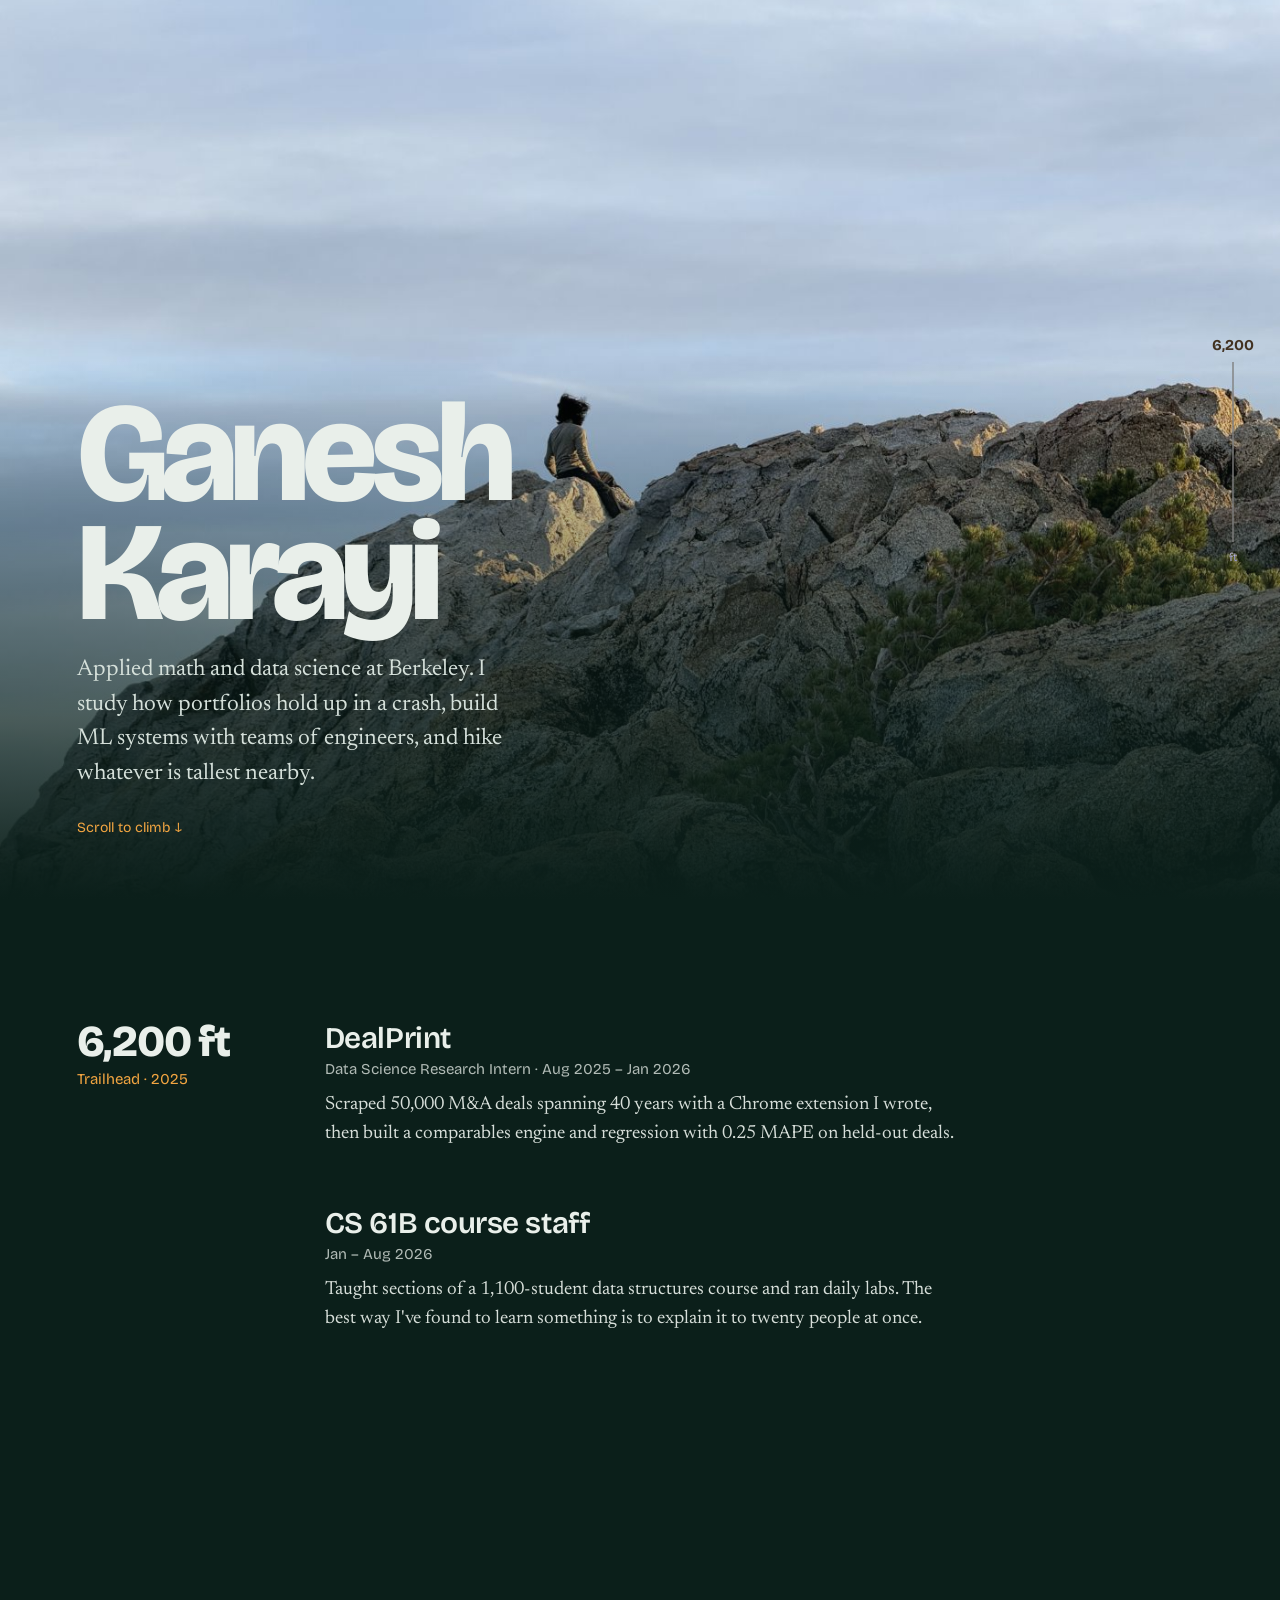
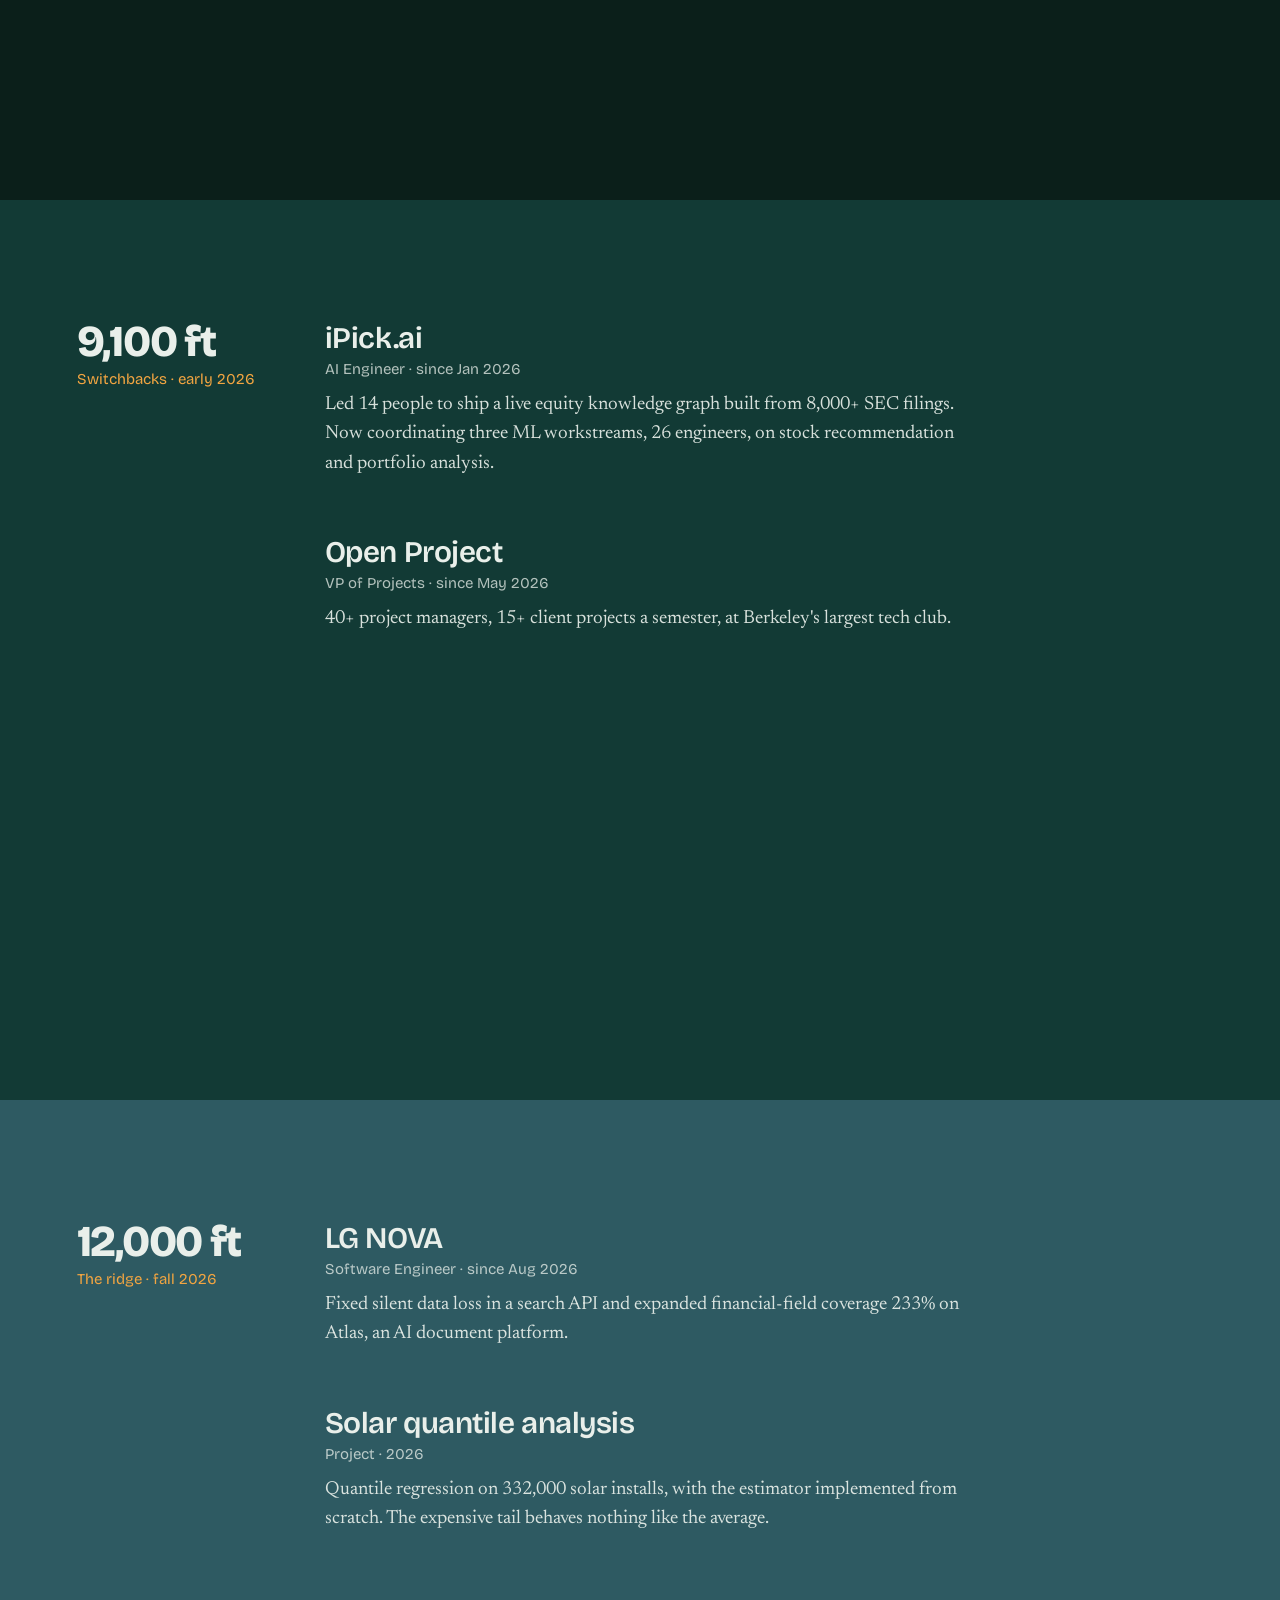
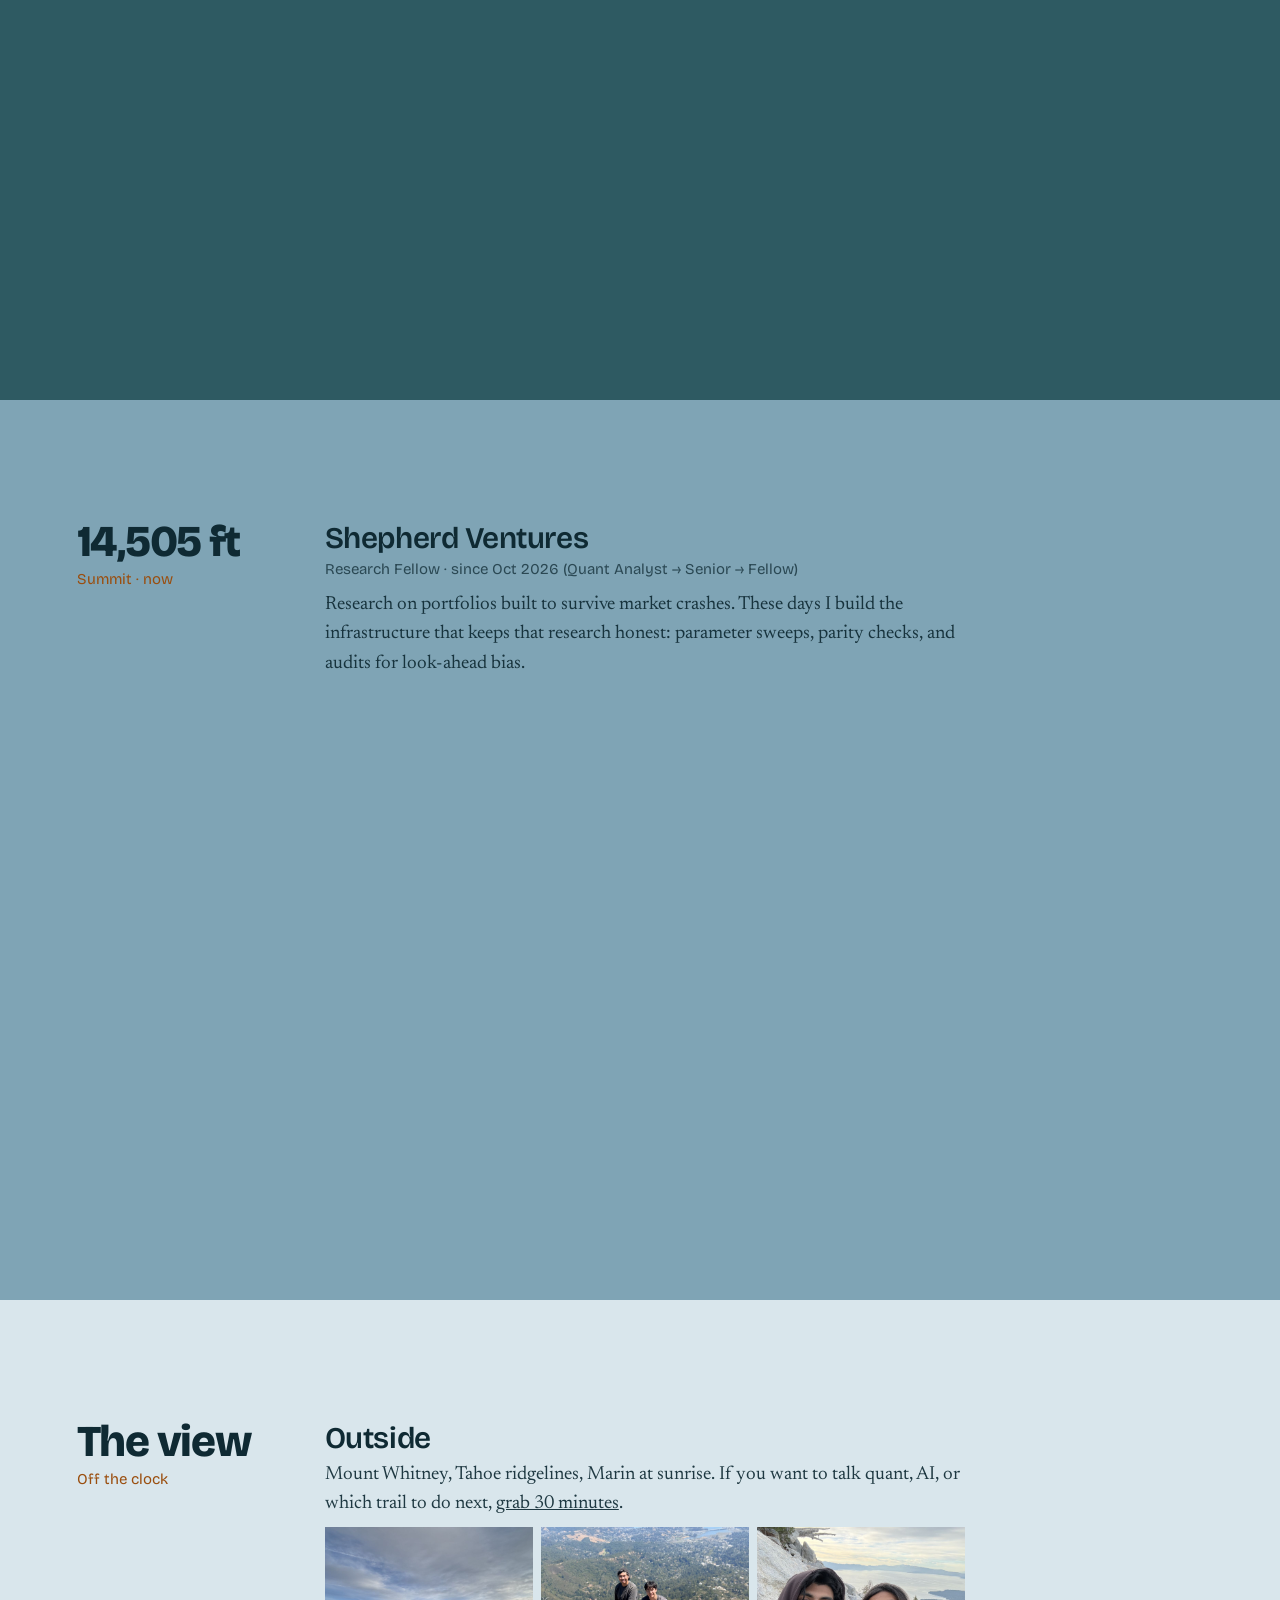
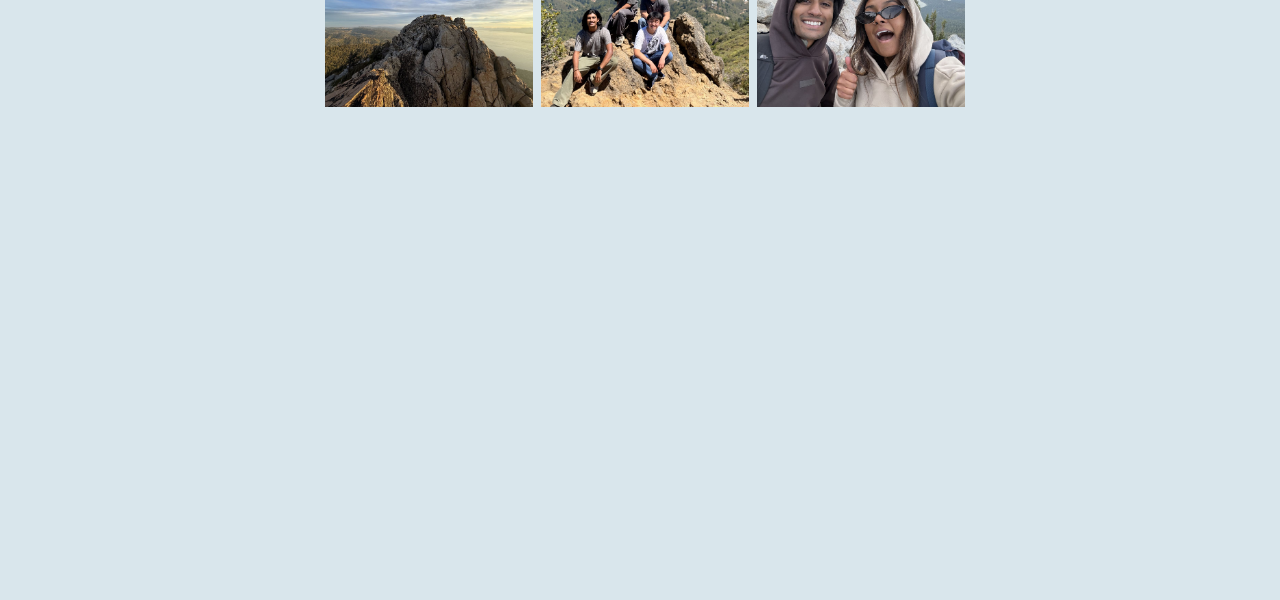
<file: prototypes/1-the-climb.html>
<!doctype html><html><head><meta charset="utf-8"><meta name="viewport" content="width=device-width,initial-scale=1">
<title>Ganesh Karayi</title>
<link rel="icon" href="../favicon.svg" type="image/svg+xml">
<link rel="icon" href="../favicon-32.png" sizes="32x32" type="image/png">
<link rel="apple-touch-icon" href="../apple-touch-icon.png">
<link href="https://fonts.googleapis.com/css2?family=Bricolage+Grotesque:opsz,wght@12..96,400;12..96,600;12..96,800&family=Newsreader:opsz,wght@6..72,400&display=swap" rel="stylesheet">
<style>
:root{--amber:#F2A541}
*{box-sizing:border-box}
body{margin:0;font-family:'Bricolage Grotesque',sans-serif;color:#E9EFEA;background:#0B1F1A}
.hero{height:100vh;position:relative;background:url(../assets/tahoe-sunrise-s.jpg) center 40%/cover;display:flex;align-items:flex-end}
.hero:after{content:'';position:absolute;inset:0;background:linear-gradient(180deg,rgba(11,31,26,0) 40%,#0B1F1A)}
.hero .in{position:relative;z-index:2;padding:0 clamp(16px,6vw,80px) 64px;max-width:900px}
.hero h1{font-size:clamp(56px,11vw,150px);font-weight:800;letter-spacing:-.05em;line-height:.85;margin:0 0 20px}
.hero p{font-family:'Newsreader';font-size:clamp(18px,2vw,23px);line-height:1.5;max-width:34ch;margin:0;color:#D5E0DA}
.cue{margin-top:28px;font-size:14px;color:var(--amber)}
section.stage{min-height:100vh;padding:120px clamp(16px,6vw,80px);display:grid;grid-template-columns:200px 1fr;gap:48px;align-items:start}
.stage .tag{position:sticky;top:120px}
.tag .el{font-size:44px;font-weight:800;letter-spacing:-.03em;line-height:1}.tag .nm{color:var(--amber);font-size:15px;margin-top:6px}
.stops{display:flex;flex-direction:column;gap:56px;max-width:640px}
.stop h3{font-size:30px;font-weight:600;letter-spacing:-.015em;margin:0 0 4px}
.stop .w{font-size:15px;opacity:.75;margin-bottom:12px}
.stop p{font-family:'Newsreader';font-size:19px;line-height:1.55;margin:0;opacity:.92}
.s1{background:#0B1F1A}.s2{background:#123A35}.s3{background:#2E5A62}.s4{background:#7FA4B5;color:#0F2A33}.s5{background:#D9E6EC;color:#0F2A33}
.s4 .tag .nm,.s5 .tag .nm{color:#9A4E0E}
.alt{position:fixed;right:clamp(10px,2vw,28px);top:50%;transform:translateY(-50%);z-index:9;display:flex;flex-direction:column;align-items:center;gap:8px;mix-blend-mode:difference;color:#fff;font-size:12px}
.alt .bar{width:2px;height:180px;background:rgba(255,255,255,.35);position:relative}.alt .fill{position:absolute;bottom:0;left:0;width:2px;background:#fff}
.alt b{font-size:15px}
.photos{display:grid;grid-template-columns:repeat(3,1fr);gap:8px;margin-top:8px}.photos img{width:100%;height:180px;object-fit:cover;display:block}
a{color:inherit}
@media(max-width:700px){section.stage{grid-template-columns:1fr;gap:20px}.stage .tag{position:static}.photos{grid-template-columns:1fr 1fr}}
</style></head><body>
<header class="hero"><div class="in"><h1>Ganesh<br>Karayi</h1>
<p>Applied math and data science at Berkeley. I study how portfolios hold up in a crash, build ML systems with teams of engineers, and hike whatever is tallest nearby.</p>
<div class="cue">Scroll to climb ↓</div></div></header>

<section class="stage s1" data-elev="6200"><div class="tag"><div class="el">6,200 ft</div><div class="nm">Trailhead · 2025</div></div>
<div class="stops">
<div class="stop"><h3>DealPrint</h3><div class="w">Data Science Research Intern · Aug 2025 – Jan 2026</div><p>Scraped 50,000 M&amp;A deals spanning 40 years with a Chrome extension I wrote, then built a comparables engine and regression with 0.25 MAPE on held-out deals.</p></div>
<div class="stop"><h3>CS 61B course staff</h3><div class="w">Jan – Aug 2026</div><p>Taught sections of a 1,100-student data structures course and ran daily labs. The best way I've found to learn something is to explain it to twenty people at once.</p></div>
</div></section>

<section class="stage s2" data-elev="9100"><div class="tag"><div class="el">9,100 ft</div><div class="nm">Switchbacks · early 2026</div></div>
<div class="stops">
<div class="stop"><h3>iPick.ai</h3><div class="w">AI Engineer · since Jan 2026</div><p>Led 14 people to ship a live equity knowledge graph built from 8,000+ SEC filings. Now coordinating three ML workstreams, 26 engineers, on stock recommendation and portfolio analysis.</p></div>
<div class="stop"><h3>Open Project</h3><div class="w">VP of Projects · since May 2026</div><p>40+ project managers, 15+ client projects a semester, at Berkeley's largest tech club.</p></div>
</div></section>

<section class="stage s3" data-elev="12,000"><div class="tag"><div class="el">12,000 ft</div><div class="nm">The ridge · fall 2026</div></div>
<div class="stops">
<div class="stop"><h3>LG NOVA</h3><div class="w">Software Engineer · since Aug 2026</div><p>Fixed silent data loss in a search API and expanded financial-field coverage 233% on Atlas, an AI document platform.</p></div>
<div class="stop"><h3>Solar quantile analysis</h3><div class="w">Project · 2026</div><p>Quantile regression on 332,000 solar installs, with the estimator implemented from scratch. The expensive tail behaves nothing like the average.</p></div>
</div></section>

<section class="stage s4" data-elev="14505"><div class="tag"><div class="el">14,505 ft</div><div class="nm">Summit · now</div></div>
<div class="stops">
<div class="stop"><h3>Shepherd Ventures</h3><div class="w">Research Fellow · since Oct 2026 (Quant Analyst → Senior → Fellow)</div><p>Research on portfolios built to survive market crashes. These days I build the infrastructure that keeps that research honest: parameter sweeps, parity checks, and audits for look-ahead bias.</p></div>
</div></section>

<section class="stage s5" data-elev="14505"><div class="tag"><div class="el">The view</div><div class="nm">Off the clock</div></div>
<div class="stops"><div class="stop"><h3>Outside</h3><p>Mount Whitney, Tahoe ridgelines, Marin at sunrise. If you want to talk quant, AI, or which trail to do next, <a href="#">grab 30 minutes</a>.</p>
<div class="photos"><img src="../assets/tahoe-ridge-s.jpg"><img src="../assets/marin-summit-s.jpg"><img src="../assets/tahoe-lake-s.jpg"></div></div></div></section>

<div class="alt"><b id="ft">6,200</b><div class="bar"><div class="fill" id="fill"></div></div><span>ft</span></div>
<script>
const lo=6200,hi=14505,ft=document.getElementById('ft'),fill=document.getElementById('fill');
function up(){const m=document.documentElement.scrollHeight-innerHeight;const f=m>0?scrollY/m:0;const e=Math.round(lo+(hi-lo)*Math.min(1,f*1.15));ft.textContent=e.toLocaleString();fill.style.height=(Math.min(1,f*1.15)*100)+'%';}
addEventListener('scroll',up,{passive:true});up();
</script></body></html>
</file>
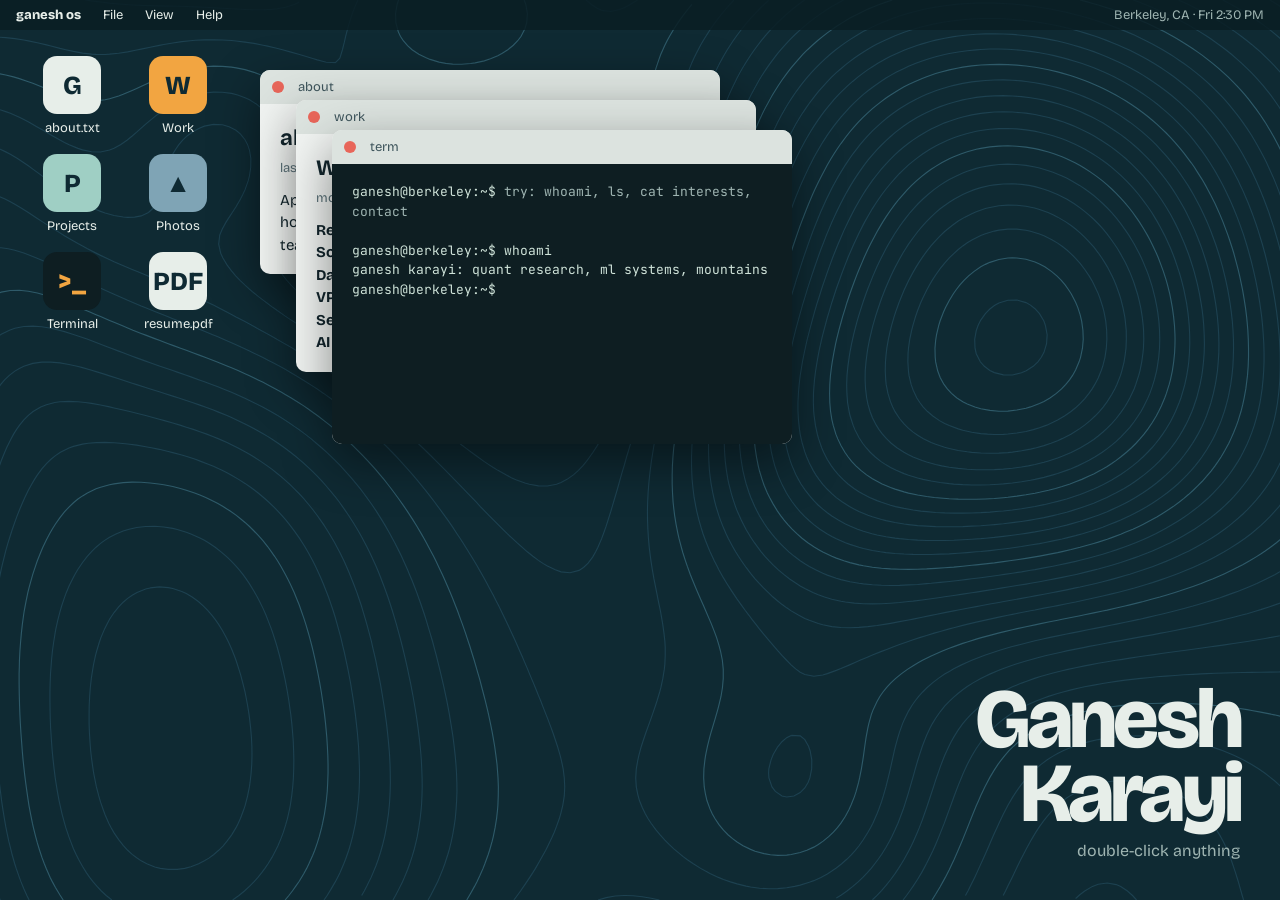
<file: prototypes/2-ganesh-os.html>
<!doctype html><html><head><meta charset="utf-8"><title>Ganesh OS</title>
<link rel="icon" href="../favicon.svg" type="image/svg+xml">
<link rel="icon" href="../favicon-32.png" sizes="32x32" type="image/png">
<link rel="apple-touch-icon" href="../apple-touch-icon.png">
<link href="https://fonts.googleapis.com/css2?family=Bricolage+Grotesque:opsz,wght@12..96,400;12..96,600;12..96,800&family=JetBrains+Mono:wght@400&display=swap" rel="stylesheet">
<style>
*{box-sizing:border-box}body{margin:0;height:100vh;overflow:hidden;font-family:'Bricolage Grotesque';background:#0F2A33;color:#13262D}
svg.wp{position:fixed;inset:0;width:100%;height:100%}
.bar{position:fixed;top:0;left:0;right:0;height:30px;background:rgba(10,30,36,.85);color:#E7EEE9;display:flex;align-items:center;gap:22px;padding:0 16px;font-size:13px;z-index:50}
.bar b{font-weight:800}.bar .r{margin-left:auto;color:#9FB5B2}
.icons{position:fixed;top:56px;left:24px;display:grid;grid-template-columns:repeat(2,96px);gap:18px 10px;z-index:5}
.ic{display:flex;flex-direction:column;align-items:center;gap:6px;color:#E7EEE9;font-size:13px;cursor:pointer;text-align:center}
.ic .g{width:58px;height:58px;border-radius:14px;display:flex;align-items:center;justify-content:center;font-size:26px;font-weight:800;color:#0F2A33}
.ic:hover .g{outline:2px solid #F2A541}
.win{position:fixed;background:#F1F4F2;border-radius:10px;box-shadow:0 18px 50px rgba(0,0,0,.45);overflow:hidden;z-index:10;min-width:340px}
.win .t{height:34px;background:#DCE3DF;display:flex;align-items:center;padding:0 12px;gap:8px;font-size:13px;cursor:move;user-select:none}
.win .t i{width:12px;height:12px;border-radius:50%;background:#E8665A;display:inline-block;cursor:pointer}.win .t span{margin-left:6px;color:#3E555C}
.win .c{padding:18px 20px;max-height:60vh;overflow:auto;font-size:15px;line-height:1.5}
.win h2{margin:0 0 4px;font-size:22px}.win .m{color:#5B7279;font-size:13px;margin-bottom:10px}
.term .c{background:#0E1E22;color:#CFE3D9;font-family:'JetBrains Mono';font-size:13px;height:280px}
.term input{background:none;border:0;color:#F2A541;font:inherit;outline:none;width:80%}
.hi{position:fixed;right:40px;bottom:40px;color:#E7EEE9;text-align:right;z-index:3}
.hi h1{font-size:84px;font-weight:800;letter-spacing:-.045em;line-height:.88;margin:0}.hi p{color:#9FB5B2;margin:10px 0 0}
</style></head><body>
<svg class="wp" viewBox="0 0 1280 800" preserveAspectRatio="xMidYMid slice" fill="none" stroke-width="1"><path d="M1081.4,800.0 L1077.8,796.0 L1073.3,792.0 L1067.3,788.0 L1063.3,786.3 L1055.3,784.9 L1047.3,786.0 L1042.2,787.9 L1035.3,792.0 L1031.2,795.1 L1027.2,798.7" stroke="#1D4150"/><path d="M465.5,160.4 L461.4,162.2 L456.9,164.8 L452.7,168.8 L449.4,175.0 L448.4,180.9 L449.4,187.6 L451.5,193.0 L453.9,197.0 L457.4,201.4 L461.4,205.4 L466.1,209.0 L472.6,213.1 L477.5,215.4 L481.7,217.1 L489.5,219.1 L497.6,219.9 L505.6,219.3 L513.0,217.1 L517.6,214.7 L521.6,211.7 L525.6,207.5 L529.7,201.1 L531.2,197.0 L532.7,188.9 L531.9,180.9 L529.7,174.9 L525.6,169.1 L521.6,165.6 L517.6,163.1 L512.7,160.8 L505.6,158.7 L497.6,157.3 L489.5,156.8 L481.5,157.1 L473.5,158.3 L465.5,160.4" stroke="#1D4150"/><path d="M146.9,0.0 L152.5,0.8 L160.5,1.8 L168.5,2.8 L176.6,3.5 L182.6,4.0 L188.6,4.4 L196.6,4.8 L204.6,5.0 L212.7,5.2 L220.7,5.4 L228.7,5.6 L236.7,5.8 L244.8,6.1 L252.8,6.4 L260.8,6.9 L268.8,7.3 L276.9,7.8 L280.9,8.0 L288.9,8.4 L296.9,8.7 L305.0,8.7 L313.0,8.3 L317.0,7.9 L325.0,6.4 L332.6,4.0 L337.1,2.0" stroke="#1D4150"/><path d="M0.0,16.4 L4.0,14.5 L9.6,12.1 L16.1,9.4 L20.1,8.0 L28.1,5.2 L32.1,4.0 L40.1,1.8 L48.0,0.0" stroke="#1D4150"/><path d="M1176.5,800.0 L1175.3,796.0 L1173.0,787.9 L1171.7,783.3 L1169.4,775.9 L1167.6,770.5 L1165.3,763.8 L1163.6,759.5 L1160.3,751.8 L1158.3,747.7 L1155.6,742.8 L1151.6,736.3 L1148.3,731.7 L1145.1,727.6 L1141.5,723.6 L1137.4,719.6 L1132.8,715.6 L1127.5,711.6 L1123.5,709.0 L1119.5,706.6 L1113.5,703.5 L1107.5,701.0 L1103.4,699.5 L1095.4,697.1 L1087.8,695.5 L1083.4,694.8 L1075.4,694.1 L1067.3,694.0 L1059.3,694.5 L1052.8,695.5 L1047.3,696.7 L1039.2,699.0 L1035.2,700.6 L1028.9,703.5 L1023.2,706.8 L1019.2,709.4 L1015.2,712.5 L1011.2,715.9 L1007.1,719.8 L1003.1,724.3 L999.1,729.3 L995.1,734.8 L991.9,739.7 L989.5,743.7 L987.1,747.8 L983.1,755.1 L980.7,759.8 L978.6,763.8 L975.0,771.1 L972.7,775.9 L970.8,779.9 L967.0,787.6 L964.9,792.0 L962.8,796.0" stroke="#1D4150"/><path d="M433.4,116.5 L429.3,117.2 L421.3,119.5 L417.3,121.3 L412.0,124.6 L407.6,128.6 L404.4,132.7 L401.3,137.9 L398.3,144.7 L397.0,148.7 L395.2,156.8 L394.1,164.8 L393.8,172.9 L394.2,180.9 L395.4,188.9 L397.2,195.7 L399.2,201.0 L401.3,205.6 L405.3,212.6 L408.4,217.1 L411.7,221.1 L415.3,225.1 L419.3,229.1 L423.7,233.2 L428.5,237.2 L433.4,240.9 L437.4,243.7 L441.4,246.4 L445.8,249.2 L452.6,253.3 L457.4,255.9 L461.4,258.0 L468.5,261.3 L473.5,263.5 L478.2,265.3 L485.5,267.8 L491.1,269.3 L497.6,270.8 L505.6,271.9 L513.6,272.2 L521.6,271.6 L529.7,269.9 L533.7,268.6 L540.8,265.3 L545.7,262.4 L549.7,259.5 L553.7,256.1 L557.7,252.0 L561.8,247.3 L565.8,241.7 L568.6,237.2 L570.8,233.2 L573.8,227.2 L576.3,221.1 L577.8,217.1 L580.4,209.0 L581.8,203.4 L583.1,197.0 L584.4,188.9 L585.1,180.9 L585.3,172.9 L584.9,164.8 L583.9,156.8 L582.1,148.7 L580.8,144.7 L577.8,137.7 L574.8,132.7 L571.6,128.6 L567.4,124.6 L561.8,120.8 L557.7,118.9 L550.7,116.6 L545.7,115.5 L537.7,114.5 L529.7,114.0 L521.6,113.9 L513.6,113.9 L505.6,114.1 L497.6,114.3 L489.5,114.5 L481.5,114.6 L473.5,114.7 L465.5,114.8 L457.4,114.9 L449.4,115.1 L441.4,115.6 L433.4,116.5" stroke="#1D4150"/><path d="M592.1,0.0 L596.9,4.0 L601.9,7.4 L605.9,9.2 L613.9,10.2 L621.9,8.4 L626.0,6.8 L631.2,4.0 L637.9,0.0" stroke="#1D4150"/><path d="M0.0,47.9 L7.8,44.2 L12.0,42.5 L18.3,40.2 L24.1,38.4 L32.1,36.4 L36.1,35.5 L44.1,34.2 L52.2,33.3 L60.2,32.9 L68.2,33.0 L76.2,33.4 L84.3,34.3 L92.3,35.5 L96.3,36.3 L104.3,38.0 L112.4,39.9 L116.4,40.9 L124.4,43.0 L129.6,44.2 L136.4,45.7 L144.5,47.2 L152.5,48.1 L156.5,48.3 L164.5,48.4 L168.5,48.1 L176.6,47.3 L184.6,46.1 L192.6,44.5 L196.6,43.7 L204.6,42.0 L212.7,40.3 L216.7,39.6 L224.7,38.2 L232.7,37.0 L240.3,36.2 L244.8,35.8 L252.8,35.4 L260.8,35.3 L268.8,35.5 L276.9,36.0 L280.9,36.4 L288.9,37.4 L296.9,38.6 L305.0,40.2 L309.0,41.0 L317.0,42.9 L322.2,44.2 L329.0,46.1 L336.6,48.2 L341.1,49.6 L349.1,52.0 L353.1,53.2 L361.1,55.3 L369.2,55.7 L373.2,51.7 L375.5,44.2 L377.2,37.5 L378.4,32.2 L380.5,24.1 L381.7,20.1 L384.3,12.1 L385.8,8.0 L389.2,0.1" stroke="#1D4150"/><path d="M1259.1,800.0 L1256.4,792.0 L1255.2,787.9 L1252.8,779.9 L1251.6,775.9 L1249.2,767.8 L1247.9,763.8 L1245.2,755.8 L1243.7,751.8 L1240.5,743.7 L1238.7,739.7 L1235.9,734.0 L1232.4,727.6 L1229.9,723.6 L1227.3,719.6 L1223.8,714.9 L1219.8,709.9 L1215.8,705.3 L1211.8,701.2 L1207.8,697.4 L1203.8,693.8 L1199.7,690.6 L1195.6,687.4 L1189.8,683.4 L1183.7,679.6 L1179.7,677.3 L1175.7,675.2 L1167.8,671.4 L1163.6,669.5 L1158.2,667.3 L1151.6,665.0 L1146.6,663.3 L1139.6,661.3 L1131.5,659.3 L1127.5,658.5 L1119.5,657.0 L1111.5,655.8 L1107.0,655.3 L1099.4,654.6 L1091.4,654.2 L1083.4,654.1 L1075.4,654.2 L1067.3,654.7 L1061.5,655.3 L1055.3,656.1 L1047.3,657.4 L1039.2,659.2 L1035.2,660.3 L1027.2,662.8 L1023.2,664.3 L1016.1,667.3 L1011.2,669.8 L1007.1,672.1 L1002.0,675.4 L996.5,679.4 L991.8,683.4 L987.6,687.4 L983.8,691.5 L980.5,695.5 L977.4,699.5 L974.6,703.5 L971.0,709.0 L967.2,715.6 L965.1,719.6 L963.0,723.6 L959.1,731.7 L957.3,735.7 L955.0,740.7 L951.9,747.7 L950.2,751.8 L947.0,759.1 L944.9,763.8 L942.9,768.1 L939.4,775.9 L937.5,779.9 L934.9,785.1 L931.5,792.0 L929.3,796.0" stroke="#1D4150"/><path d="M381.2,67.8 L377.2,70.0 L374.9,76.4 L373.3,84.4 L372.8,88.4 L371.8,96.5 L370.9,104.5 L370.1,112.6 L369.2,120.6 L368.8,124.6 L368.0,132.7 L367.1,140.7 L366.3,148.7 L365.6,156.8 L365.1,163.1 L364.8,168.8 L364.6,176.9 L364.7,184.9 L365.1,190.9 L365.9,197.0 L367.6,205.0 L369.2,210.0 L372.0,217.1 L374.0,221.1 L377.2,226.3 L381.2,231.9 L385.2,236.8 L389.2,241.1 L393.2,245.1 L397.2,248.7 L401.3,252.1 L405.3,255.4 L409.3,258.5 L413.3,261.5 L418.7,265.3 L424.5,269.3 L429.3,272.5 L433.4,275.1 L437.4,277.6 L443.6,281.4 L449.4,284.8 L453.4,287.1 L457.7,289.4 L465.4,293.5 L469.5,295.4 L473.8,297.5 L481.5,300.8 L485.5,302.4 L493.5,305.3 L497.6,306.5 L505.6,308.5 L511.3,309.5 L517.6,310.3 L525.6,310.5 L533.7,309.7 L537.7,309.0 L545.7,306.5 L549.7,304.9 L556.0,301.5 L561.8,297.7 L565.8,294.4 L569.8,290.7 L573.8,286.5 L577.8,281.8 L581.1,277.4 L583.9,273.4 L586.5,269.3 L589.8,263.6 L593.1,257.3 L595.1,253.3 L597.9,247.0 L600.2,241.2 L601.9,236.8 L604.5,229.1 L605.9,224.6 L608.0,217.1 L609.9,209.4 L610.9,205.0 L612.4,197.0 L613.8,188.9 L614.4,184.9 L615.3,176.9 L616.1,168.8 L616.6,160.8 L616.9,152.8 L616.9,144.7 L616.7,136.7 L616.2,128.6 L615.5,120.6 L614.5,112.6 L613.8,108.5 L612.2,100.5 L610.2,92.5 L608.9,88.4 L605.9,80.8 L603.5,76.4 L600.8,72.4 L596.9,68.3 L589.8,64.9 L581.8,64.6 L573.8,66.0 L565.8,68.3 L561.8,69.6 L553.7,72.2 L549.7,73.5 L541.7,76.0 L537.7,77.1 L529.7,79.3 L525.2,80.4 L517.6,82.0 L509.6,83.5 L503.2,84.4 L497.6,85.1 L489.5,85.7 L481.5,86.0 L473.5,85.9 L465.5,85.5 L457.4,84.8 L453.4,84.3 L445.4,83.1 L437.4,81.6 L431.7,80.4 L425.3,78.9 L417.3,76.8 L413.3,75.7 L405.3,73.3 L401.3,72.1 L393.2,69.8 L386.7,68.3 L381.2,67.8" stroke="#1D4150"/><path d="M537.0,0.0 L538.5,4.0 L539.9,12.1 L539.3,20.1 L537.7,25.5 L534.3,32.2 L531.3,36.2 L527.4,40.2 L522.5,44.2 L517.6,47.3 L513.6,49.5 L507.1,52.3 L501.6,54.1 L493.5,55.9 L489.5,56.5 L481.5,57.1 L473.5,57.0 L467.3,56.3 L461.4,55.2 L453.4,52.8 L449.4,51.2 L443.4,48.2 L437.4,44.2 L433.4,40.6 L429.6,36.2 L427.0,32.2 L425.1,28.1 L423.0,20.1 L422.7,12.1 L424.1,4.0 L425.4,0.0" stroke="#2E5A69"/><path d="M1248.0,0.0 L1253.6,4.0 L1258.9,8.0 L1263.9,12.1 L1268.0,15.6 L1272.0,19.4 L1276.0,23.4 L1280.0,27.7" stroke="#2E5A69"/><path d="M0.0,77.6 L4.0,75.4 L10.3,72.4 L16.1,70.0 L20.9,68.3 L28.1,66.4 L36.1,64.9 L40.7,64.3 L48.2,63.8 L56.2,63.9 L61.8,64.3 L68.2,65.1 L76.2,66.6 L83.1,68.3 L88.3,69.9 L95.7,72.4 L100.3,74.0 L106.3,76.4 L112.4,78.8 L116.4,80.4 L124.4,83.5 L128.4,85.0 L136.4,87.4 L141.0,88.4 L148.5,89.5 L156.5,89.7 L164.5,88.7 L168.5,87.8 L176.6,85.3 L180.6,83.8 L188.6,80.4 L192.6,78.6 L197.3,76.4 L204.6,73.1 L208.7,71.3 L215.9,68.3 L220.7,66.6 L227.5,64.3 L232.7,62.8 L240.8,61.0 L244.8,60.3 L252.8,59.3 L260.8,58.8 L268.8,59.0 L276.9,59.7 L281.1,60.3 L288.9,61.9 L296.9,64.3 L300.9,65.8 L306.7,68.3 L313.0,71.7 L317.0,74.4 L321.0,77.5 L325.0,81.1 L329.0,85.6 L333.0,91.2 L335.9,96.5 L337.7,100.5 L340.4,108.5 L341.3,112.6 L342.7,120.6 L343.4,128.6 L343.6,136.7 L343.4,144.7 L342.9,152.8 L342.3,160.8 L341.5,168.8 L341.1,173.0 L340.3,180.9 L339.8,188.9 L339.6,197.0 L340.0,205.0 L341.1,212.7 L342.1,217.1 L344.8,225.1 L346.6,229.1 L349.1,233.6 L353.1,239.7 L357.1,244.8 L361.1,249.2 L365.0,253.3 L369.2,257.1 L373.2,260.7 L377.2,264.0 L381.2,267.2 L385.2,270.4 L389.2,273.4 L394.7,277.4 L400.3,281.4 L405.3,284.9 L409.3,287.6 L413.3,290.3 L417.9,293.5 L424.0,297.5 L429.3,301.0 L433.4,303.6 L437.4,306.2 L442.7,309.5 L449.1,313.6 L453.4,316.2 L457.4,318.6 L462.5,321.6 L469.5,325.6 L473.5,327.8 L477.5,329.9 L485.1,333.7 L489.5,335.7 L494.1,337.7 L501.6,340.6 L505.6,342.0 L513.6,344.3 L520.5,345.7 L525.6,346.4 L533.7,346.8 L541.7,346.2 L545.7,345.5 L553.7,343.2 L557.7,341.5 L564.8,337.7 L569.8,334.3 L573.8,331.1 L577.8,327.5 L581.8,323.4 L585.8,318.8 L589.8,313.8 L592.9,309.5 L595.6,305.5 L598.1,301.5 L601.9,295.1 L604.9,289.4 L607.0,285.4 L609.9,279.3 L612.6,273.4 L614.3,269.3 L617.5,261.3 L619.0,257.3 L621.8,249.2 L623.1,245.2 L625.6,237.2 L626.7,233.2 L628.9,225.1 L630.0,221.1 L631.9,213.1 L633.6,205.0 L634.4,201.0 L635.9,193.0 L637.3,184.9 L638.0,180.7 L639.1,172.9 L640.2,164.8 L641.2,156.8 L642.0,149.4 L642.5,144.7 L643.3,136.7 L644.0,128.6 L644.8,120.6 L645.5,112.6 L646.0,107.6 L646.8,100.5 L647.7,92.5 L648.9,84.4 L650.0,78.0 L651.2,72.4 L653.1,64.3 L654.3,60.3 L657.0,52.3 L658.5,48.2 L662.1,40.3 L664.1,36.2 L666.3,32.2 L670.1,25.8 L673.8,20.1 L676.6,16.1 L679.6,12.1 L682.8,8.0 L686.1,3.9" stroke="#2E5A69"/><path d="M1280.0,651.1 L1272.0,650.2 L1263.9,649.0 L1255.9,647.4 L1251.9,646.6 L1243.9,644.8 L1237.4,643.2 L1231.8,641.9 L1223.8,640.0 L1219.8,639.0 L1211.8,637.2 L1203.8,635.4 L1199.7,634.6 L1191.7,633.0 L1183.7,631.5 L1179.7,630.8 L1171.7,629.6 L1163.6,628.5 L1155.6,627.5 L1151.6,627.1 L1143.6,626.4 L1135.5,625.8 L1127.5,625.4 L1119.5,625.1 L1111.5,625.0 L1103.4,625.1 L1095.4,625.3 L1087.4,625.6 L1079.4,626.1 L1071.3,626.8 L1067.3,627.2 L1059.3,628.2 L1051.3,629.4 L1043.3,630.8 L1039.2,631.6 L1031.2,633.5 L1024.9,635.2 L1019.2,636.9 L1012.5,639.2 L1007.1,641.3 L1002.6,643.2 L995.1,646.9 L991.1,649.1 L987.1,651.6 L981.7,655.3 L976.6,659.3 L972.1,663.3 L968.0,667.3 L964.4,671.4 L961.2,675.4 L958.2,679.4 L955.0,684.3 L951.0,691.0 L948.6,695.5 L946.5,699.5 L942.9,707.1 L941.0,711.6 L938.9,716.3 L935.9,723.6 L934.3,727.6 L931.1,735.7 L929.5,739.7 L926.9,746.1 L924.5,751.8 L922.8,755.8 L919.3,763.8 L917.4,767.8 L914.9,773.1 L911.4,779.9 L909.2,783.9 L906.8,788.2 L902.8,794.9 L899.6,800.0" stroke="#2E5A69"/><path d="M1199.9,0.0 L1206.5,4.0 L1211.8,7.4 L1215.8,10.2 L1219.8,13.0 L1223.9,16.1 L1229.0,20.1 L1233.8,24.1 L1238.3,28.1 L1242.6,32.2 L1246.5,36.2 L1250.3,40.2 L1253.8,44.2 L1257.0,48.2 L1260.1,52.3 L1263.9,57.6 L1268.0,63.7 L1270.7,68.3 L1273.0,72.4 L1276.0,78.0 L1279.1,84.4" stroke="#1D4150"/><path d="M0.0,109.8 L4.0,106.7 L8.0,104.1 L14.7,100.5 L20.1,98.2 L25.2,96.5 L32.1,94.8 L40.1,93.8 L48.2,93.6 L56.2,94.2 L64.2,95.6 L68.2,96.6 L76.2,99.2 L80.3,100.7 L88.3,104.3 L92.3,106.3 L96.6,108.5 L103.8,112.6 L108.3,115.2 L112.4,117.6 L117.6,120.6 L124.4,124.5 L128.4,126.6 L132.6,128.6 L140.4,131.9 L144.5,133.2 L152.5,134.9 L160.5,135.1 L168.5,133.4 L172.5,131.8 L178.2,128.6 L184.0,124.6 L188.6,120.9 L192.6,117.5 L196.6,113.9 L200.6,110.4 L204.6,107.0 L208.7,103.7 L212.8,100.5 L218.6,96.5 L224.7,92.8 L228.7,90.6 L233.3,88.4 L240.8,85.6 L244.8,84.4 L252.8,82.7 L260.8,81.9 L268.8,82.0 L276.9,83.0 L282.4,84.4 L288.9,86.8 L292.9,88.7 L299.0,92.5 L303.9,96.5 L307.8,100.5 L310.9,104.5 L313.4,108.5 L317.0,116.1 L318.5,120.6 L320.3,128.6 L321.0,134.5 L321.3,140.7 L321.2,148.7 L320.9,152.8 L319.9,160.8 L318.5,168.8 L317.0,176.4 L316.0,180.9 L314.3,188.9 L313.0,195.7 L312.1,201.0 L311.4,209.0 L311.6,217.1 L313.0,225.1 L314.2,229.1 L317.0,235.6 L320.2,241.2 L322.9,245.2 L326.1,249.2 L329.6,253.3 L333.6,257.3 L337.8,261.3 L342.4,265.3 L347.2,269.3 L352.3,273.4 L357.1,277.0 L361.1,280.0 L365.1,282.9 L369.2,285.7 L374.4,289.4 L380.2,293.5 L385.2,296.9 L389.2,299.7 L393.2,302.5 L397.7,305.5 L403.5,309.5 L409.3,313.5 L413.3,316.3 L417.3,319.1 L421.3,321.9 L426.6,325.6 L432.4,329.6 L437.4,333.1 L441.4,336.0 L445.4,338.7 L449.7,341.7 L455.5,345.7 L461.4,349.7 L465.5,352.5 L469.5,355.1 L473.6,357.8 L480.0,361.8 L485.5,365.1 L489.5,367.5 L493.8,369.8 L501.5,373.9 L505.6,375.8 L510.2,377.9 L517.6,380.8 L521.6,382.1 L529.7,384.1 L537.7,385.2 L545.7,385.3 L553.7,384.2 L561.3,381.9 L565.8,380.0 L569.8,377.7 L575.4,373.9 L580.3,369.8 L584.5,365.8 L588.2,361.8 L591.6,357.8 L594.7,353.8 L597.9,349.4 L601.9,343.4 L605.3,337.7 L607.7,333.7 L609.9,329.6 L613.9,322.0 L616.1,317.6 L618.0,313.6 L621.6,305.5 L623.4,301.5 L626.0,295.4 L628.3,289.4 L630.0,285.1 L632.8,277.4 L634.2,273.4 L636.9,265.3 L638.3,261.3 L640.7,253.3 L642.0,249.0 L644.2,241.2 L646.0,234.5 L647.4,229.1 L649.3,221.1 L650.3,217.1 L652.1,209.0 L653.8,201.0 L654.6,197.0 L656.1,188.9 L657.6,180.9 L658.3,176.9 L659.7,168.8 L661.1,160.8 L662.1,154.7 L663.0,148.7 L664.3,140.7 L665.7,132.7 L666.4,128.6 L667.8,120.6 L669.3,112.6 L670.1,108.5 L671.9,100.5 L673.8,92.5 L674.8,88.4 L677.1,80.4 L678.3,76.4 L681.1,68.3 L682.6,64.3 L685.9,56.3 L687.7,52.3 L690.2,47.2 L693.8,40.2 L696.1,36.2 L698.6,32.2 L702.2,26.6 L706.2,20.8 L709.7,16.1 L712.9,12.1 L716.3,8.0 L719.8,4.0 L723.5,0.0" stroke="#1D4150"/><path d="M1280.0,590.4 L1276.0,591.3 L1268.0,592.9 L1259.9,594.2 L1253.0,595.0 L1247.9,595.5 L1239.9,596.1 L1231.8,596.5 L1223.8,596.9 L1215.8,597.1 L1207.8,597.3 L1199.7,597.4 L1191.7,597.5 L1183.7,597.7 L1175.7,597.8 L1167.6,598.0 L1159.6,598.2 L1151.6,598.5 L1143.6,598.8 L1138.7,599.0 L1131.5,599.4 L1123.5,599.8 L1115.5,600.4 L1107.5,601.0 L1099.4,601.6 L1091.4,602.4 L1085.2,603.0 L1079.4,603.7 L1071.3,604.6 L1063.3,605.7 L1055.3,606.9 L1051.3,607.6 L1043.3,609.0 L1035.2,610.5 L1031.2,611.4 L1023.2,613.2 L1016.1,615.1 L1011.2,616.5 L1003.1,619.0 L999.1,620.4 L992.1,623.1 L987.1,625.3 L983.1,627.2 L975.5,631.2 L971.0,633.8 L967.0,636.5 L963.0,639.3 L958.2,643.2 L953.8,647.2 L949.8,651.3 L946.3,655.3 L942.9,659.6 L938.9,665.3 L935.3,671.4 L933.1,675.4 L930.9,679.6 L927.3,687.4 L925.6,691.5 L922.9,698.1 L920.8,703.5 L918.9,708.7 L916.4,715.6 L914.9,719.7 L912.0,727.6 L910.5,731.7 L907.3,739.7 L905.7,743.7 L902.8,750.6 L900.5,755.8 L898.6,759.8 L894.8,767.4 L892.4,771.9 L890.2,775.9 L886.8,781.5 L882.8,787.7 L879.8,792.0 L876.9,796.0 L873.8,800.0" stroke="#1D4150"/><path d="M1158.1,0.0 L1163.6,3.0 L1167.6,5.2 L1172.6,8.0 L1179.2,12.1 L1183.7,15.0 L1187.7,17.7 L1191.7,20.5 L1196.7,24.1 L1201.9,28.1 L1206.8,32.2 L1211.4,36.2 L1215.7,40.2 L1219.8,44.2 L1223.7,48.2 L1227.4,52.3 L1230.8,56.3 L1234.1,60.3 L1237.2,64.3 L1240.1,68.3 L1243.9,73.9 L1247.9,80.3 L1250.3,84.4 L1252.6,88.4 L1255.9,95.0 L1258.6,100.5 L1260.4,104.5 L1263.8,112.6 L1265.4,116.6 L1268.0,123.4 L1269.8,128.6 L1272.0,135.1 L1273.7,140.7 L1276.0,148.2 L1277.3,152.8 L1279.5,160.8" stroke="#1D4150"/><path d="M0.0,154.8 L3.8,148.7 L6.9,144.7 L10.7,140.7 L15.3,136.7 L20.1,133.4 L24.1,131.3 L31.0,128.6 L36.1,127.4 L44.1,126.6 L52.2,127.1 L59.9,128.6 L64.2,129.9 L71.3,132.7 L76.2,135.0 L80.3,137.1 L86.3,140.7 L92.3,144.6 L96.3,147.4 L100.3,150.3 L104.3,153.2 L109.1,156.8 L114.5,160.8 L120.0,164.8 L124.4,167.9 L128.4,170.7 L132.4,173.3 L138.2,176.9 L144.5,180.5 L148.5,182.6 L153.4,184.9 L160.5,187.9 L164.5,189.3 L172.5,191.5 L180.6,192.9 L184.6,193.2 L190.8,193.0 L196.6,191.9 L203.1,188.9 L207.4,184.9 L210.0,180.9 L212.7,173.9 L214.0,168.8 L216.0,160.8 L217.0,156.8 L219.5,148.7 L221.0,144.7 L224.7,136.9 L227.3,132.7 L230.1,128.6 L233.5,124.6 L237.7,120.6 L243.2,116.6 L248.8,113.7 L252.8,112.1 L260.8,110.6 L268.8,110.9 L274.7,112.6 L280.9,115.8 L284.9,119.2 L288.9,124.2 L291.2,128.6 L292.9,133.6 L294.1,140.7 L294.0,148.7 L292.9,156.1 L291.7,160.8 L288.9,168.6 L286.9,172.9 L284.9,176.9 L280.9,183.8 L277.6,188.9 L274.9,193.0 L272.3,197.0 L268.8,203.3 L266.4,209.0 L265.5,217.1 L267.3,225.1 L269.1,229.1 L272.9,235.4 L276.9,240.8 L280.6,245.2 L284.5,249.2 L288.7,253.3 L292.9,257.1 L296.9,260.4 L300.9,263.7 L305.0,266.8 L309.0,269.8 L313.8,273.4 L319.5,277.4 L325.0,281.2 L329.0,283.9 L333.0,286.5 L337.4,289.4 L343.5,293.5 L349.1,297.1 L353.1,299.7 L357.1,302.3 L361.9,305.5 L368.0,309.5 L373.2,313.0 L377.2,315.7 L381.2,318.5 L385.7,321.6 L391.4,325.6 L397.1,329.6 L401.3,332.7 L405.3,335.6 L409.3,338.6 L413.4,341.7 L418.7,345.7 L424.0,349.7 L429.1,353.8 L433.4,357.1 L437.4,360.3 L441.4,363.5 L445.4,366.7 L449.4,369.9 L454.4,373.9 L459.4,377.9 L464.4,381.9 L469.4,385.9 L473.5,389.2 L477.5,392.4 L481.5,395.5 L485.5,398.6 L490.1,402.0 L495.6,406.0 L501.3,410.1 L505.6,413.0 L509.6,415.6 L513.7,418.1 L520.8,422.1 L525.6,424.6 L529.7,426.4 L537.7,429.4 L541.7,430.5 L549.7,431.9 L557.7,432.0 L565.8,430.4 L569.8,428.9 L575.1,426.1 L580.8,422.1 L585.3,418.1 L589.1,414.1 L592.4,410.1 L595.4,406.0 L598.2,402.0 L601.9,396.3 L605.6,389.9 L607.8,385.9 L609.9,381.9 L613.9,374.0 L615.9,369.8 L617.9,365.5 L621.4,357.8 L623.1,353.8 L626.0,347.1 L628.2,341.7 L630.0,337.3 L633.0,329.6 L634.5,325.6 L637.5,317.6 L639.0,313.6 L641.9,305.5 L643.3,301.5 L646.0,293.5 L647.4,289.4 L650.0,281.4 L651.2,277.4 L653.7,269.3 L654.9,265.3 L657.2,257.3 L658.3,253.3 L660.5,245.2 L662.1,239.3 L663.6,233.2 L665.6,225.1 L666.5,221.1 L668.4,213.1 L670.1,205.3 L671.0,201.0 L672.7,193.0 L674.1,186.2 L675.2,180.9 L676.8,172.9 L678.1,166.2 L679.2,160.8 L680.8,152.8 L682.1,146.4 L683.3,140.7 L685.1,132.7 L686.1,128.0 L687.9,120.6 L689.9,112.6 L691.0,108.5 L693.3,100.5 L694.5,96.5 L697.1,88.4 L698.6,84.4 L701.6,76.4 L703.3,72.4 L706.2,65.7 L708.8,60.3 L710.8,56.3 L714.2,50.0 L717.6,44.2 L720.2,40.2 L722.8,36.2 L726.3,31.3 L730.3,26.0 L734.3,21.0 L738.3,16.4 L742.3,12.1 L746.2,8.0 L750.3,4.0 L754.4,0.3" stroke="#1D4150"/><path d="M1280.0,541.7 L1276.0,543.9 L1270.1,546.7 L1263.9,549.5 L1259.9,551.1 L1251.9,554.0 L1247.9,555.4 L1239.9,557.8 L1235.9,558.9 L1227.8,561.0 L1219.9,562.8 L1215.8,563.7 L1207.8,565.3 L1199.7,566.8 L1195.7,567.5 L1187.7,568.9 L1179.7,570.2 L1175.2,570.9 L1167.6,572.0 L1159.6,573.2 L1151.6,574.3 L1147.3,574.9 L1139.6,576.0 L1131.5,577.1 L1123.5,578.2 L1118.1,578.9 L1111.5,579.8 L1103.4,580.9 L1095.4,582.1 L1089.5,582.9 L1083.4,583.8 L1075.4,585.0 L1067.3,586.3 L1063.0,586.9 L1055.3,588.2 L1047.3,589.6 L1039.9,591.0 L1035.2,591.9 L1027.2,593.5 L1020.4,595.0 L1015.2,596.2 L1007.1,598.2 L1003.1,599.3 L995.1,601.6 L990.7,603.0 L983.1,605.7 L979.1,607.2 L971.0,610.5 L967.0,612.4 L961.6,615.1 L955.0,618.8 L951.0,621.4 L947.0,624.1 L942.9,627.2 L938.3,631.2 L934.0,635.2 L930.3,639.2 L926.9,643.3 L922.9,648.8 L918.9,655.2 L916.6,659.3 L914.6,663.3 L910.9,671.4 L909.3,675.4 L906.8,681.9 L904.9,687.4 L902.8,693.5 L900.9,699.5 L898.8,705.8 L896.9,711.6 L894.8,717.9 L892.8,723.6 L890.8,729.2 L888.3,735.7 L886.6,739.7 L883.1,747.7 L881.2,751.8 L878.7,756.6 L874.8,763.8 L872.4,767.8 L869.8,771.9 L866.7,776.5 L862.7,782.0 L858.7,787.0 L854.7,791.6 L850.7,795.9 L846.6,799.8" stroke="#1D4150"/><path d="M1118.8,0.0 L1123.5,2.2 L1127.5,4.1 L1135.4,8.0 L1139.6,10.2 L1143.6,12.4 L1150.0,16.1 L1155.6,19.4 L1159.6,22.0 L1163.6,24.6 L1168.8,28.1 L1174.4,32.2 L1179.6,36.2 L1183.7,39.5 L1187.7,42.9 L1191.7,46.4 L1195.7,50.2 L1199.7,54.1 L1203.8,58.3 L1207.8,62.7 L1211.8,67.4 L1215.7,72.4 L1218.8,76.4 L1221.7,80.4 L1224.4,84.4 L1227.8,89.8 L1231.8,96.5 L1234.1,100.5 L1236.2,104.5 L1239.9,111.8 L1242.1,116.6 L1243.9,120.6 L1247.3,128.6 L1248.9,132.7 L1251.9,140.7 L1253.3,144.7 L1255.9,152.4 L1257.3,156.8 L1259.8,164.8 L1261.0,168.8 L1263.3,176.9 L1264.4,180.9 L1266.6,188.9 L1268.0,194.3 L1269.7,201.0 L1271.7,209.0 L1272.6,213.1 L1274.6,221.1 L1276.0,227.1 L1277.4,233.2 L1279.3,241.2" stroke="#1D4150"/><path d="M0.0,259.8 L1.6,253.3 L3.4,245.2 L4.4,241.2 L6.3,233.2 L8.0,226.1 L9.3,221.1 L11.6,213.1 L12.8,209.0 L15.7,201.0 L17.4,197.0 L20.1,191.4 L24.0,184.9 L27.3,180.9 L31.6,176.9 L36.1,173.8 L40.1,172.0 L48.2,170.2 L56.2,170.4 L64.2,172.2 L68.2,173.6 L75.6,176.9 L80.3,179.3 L84.3,181.5 L89.9,184.9 L96.3,188.9 L100.3,191.6 L104.3,194.2 L108.6,197.0 L114.8,201.0 L120.4,204.5 L124.4,207.0 L128.4,209.5 L134.5,213.1 L140.4,216.5 L144.5,218.7 L148.9,221.1 L156.5,225.0 L160.5,227.0 L165.0,229.1 L172.5,232.6 L176.6,234.4 L182.9,237.2 L188.6,239.6 L192.6,241.2 L200.6,244.5 L204.6,246.1 L212.3,249.2 L216.7,251.0 L222.0,253.3 L228.7,256.1 L232.7,257.9 L240.2,261.3 L244.8,263.4 L248.8,265.3 L256.8,269.3 L260.8,271.2 L265.0,273.4 L272.7,277.4 L276.9,279.5 L280.9,281.7 L288.0,285.4 L292.9,288.1 L296.9,290.3 L302.8,293.5 L309.0,296.9 L313.0,299.1 L317.2,301.5 L324.2,305.5 L329.0,308.3 L333.0,310.7 L337.9,313.6 L344.5,317.6 L349.1,320.5 L353.1,323.0 L357.1,325.6 L363.2,329.6 L369.1,333.7 L373.2,336.5 L377.2,339.3 L381.2,342.2 L386.0,345.7 L391.3,349.7 L396.5,353.8 L401.3,357.6 L405.3,360.8 L409.3,364.2 L413.3,367.5 L417.3,371.0 L421.3,374.5 L425.3,378.0 L429.6,381.9 L434.0,385.9 L438.4,389.9 L442.6,394.0 L446.8,398.0 L450.9,402.0 L455.0,406.0 L459.1,410.1 L463.1,414.1 L467.1,418.1 L471.0,422.1 L474.9,426.1 L478.8,430.2 L482.7,434.2 L486.5,438.2 L490.4,442.2 L494.3,446.2 L498.1,450.3 L502.0,454.3 L505.9,458.3 L509.9,462.3 L513.9,466.3 L517.9,470.4 L522.0,474.4 L526.3,478.4 L530.6,482.4 L535.1,486.4 L539.8,490.5 L544.8,494.5 L549.7,498.1 L553.7,500.8 L557.7,503.2 L564.7,506.5 L569.8,508.3 L577.8,509.1 L585.8,507.0 L589.8,504.4 L593.9,500.6 L597.9,495.2 L600.6,490.5 L602.6,486.4 L605.9,478.8 L607.5,474.4 L609.9,467.7 L611.6,462.3 L613.9,455.1 L615.3,450.3 L617.7,442.2 L618.9,438.2 L621.2,430.2 L622.3,426.1 L624.6,418.1 L626.0,413.6 L628.1,406.0 L630.0,399.9 L631.7,394.0 L634.0,386.5 L635.3,381.9 L637.8,373.9 L639.0,369.8 L641.5,361.8 L642.8,357.8 L645.3,349.7 L646.6,345.7 L649.1,337.7 L650.4,333.7 L652.9,325.6 L654.2,321.6 L656.6,313.6 L658.1,309.0 L660.4,301.5 L662.1,295.9 L664.0,289.4 L666.1,282.3 L667.5,277.4 L669.8,269.3 L670.9,265.3 L673.1,257.3 L674.2,253.3 L676.3,245.2 L678.1,237.9 L679.3,233.2 L681.3,225.1 L682.2,221.1 L684.1,213.1 L686.0,205.0 L686.9,201.0 L688.7,193.0 L690.2,186.4 L691.4,180.9 L693.2,172.9 L694.2,168.5 L695.9,160.8 L697.8,152.8 L698.8,148.7 L700.8,140.7 L702.2,135.2 L704.0,128.6 L706.2,120.8 L707.5,116.6 L710.0,108.5 L711.4,104.5 L714.2,96.6 L715.8,92.5 L718.2,86.6 L720.9,80.4 L722.8,76.4 L726.3,69.4 L729.0,64.3 L731.3,60.3 L734.3,55.3 L738.3,49.1 L741.7,44.2 L744.7,40.2 L747.8,36.2 L751.1,32.2 L754.6,28.1 L758.4,24.1 L762.4,20.0 L766.5,16.1 L770.9,12.1 L775.7,8.0 L780.8,4.0 L786.3,0.0" stroke="#1D4150"/><path d="M1280.0,491.1 L1276.0,495.5 L1272.0,499.5 L1268.0,503.2 L1263.9,506.6 L1258.7,510.6 L1252.9,514.6 L1247.9,517.8 L1243.9,520.1 L1239.4,522.6 L1231.8,526.4 L1227.8,528.3 L1222.6,530.7 L1215.8,533.4 L1211.8,535.0 L1203.8,537.9 L1199.7,539.3 L1191.7,541.9 L1187.7,543.1 L1179.7,545.5 L1175.1,546.7 L1167.6,548.7 L1159.6,550.7 L1155.6,551.7 L1147.6,553.6 L1142.3,554.8 L1135.5,556.3 L1127.5,558.0 L1123.4,558.8 L1115.5,560.4 L1107.5,562.0 L1103.0,562.8 L1095.4,564.3 L1087.4,565.7 L1081.4,566.8 L1075.4,567.9 L1067.3,569.4 L1059.3,570.8 L1055.3,571.6 L1047.3,573.1 L1039.2,574.6 L1035.2,575.4 L1027.2,577.0 L1019.2,578.6 L1015.2,579.5 L1007.1,581.3 L1000.2,582.9 L995.1,584.2 L987.1,586.4 L983.1,587.5 L975.0,590.0 L971.0,591.3 L963.0,594.2 L959.0,595.8 L951.4,599.0 L947.0,601.1 L942.9,603.1 L936.0,607.0 L930.9,610.3 L926.9,613.1 L922.9,616.2 L918.9,619.6 L914.9,623.4 L910.8,627.7 L906.8,632.7 L902.8,638.4 L899.9,643.2 L897.8,647.2 L894.8,653.6 L892.5,659.3 L890.8,663.8 L888.3,671.4 L886.8,676.2 L884.7,683.4 L882.8,690.3 L881.3,695.5 L879.0,703.5 L877.8,707.5 L875.2,715.6 L873.9,719.6 L870.9,727.6 L869.3,731.7 L866.7,737.6 L863.8,743.7 L861.7,747.7 L858.7,753.1 L854.7,759.6 L851.7,763.8 L848.7,767.8 L845.5,771.9 L841.9,775.9 L838.1,779.9 L833.9,783.9 L829.2,787.9 L824.0,792.0 L818.6,795.7 L814.5,798.2" stroke="#1D4150"/><path d="M657.2,800.0 L650.0,798.4 L642.0,797.1 L634.0,796.2 L627.3,796.0 L625.8,796.0 L617.9,796.5 L609.9,797.9 L602.7,800.0" stroke="#1D4150"/><path d="M1078.5,0.0 L1083.4,1.8 L1089.0,4.0 L1095.4,6.7 L1099.4,8.4 L1107.5,12.0 L1111.5,14.0 L1115.7,16.1 L1123.4,20.1 L1127.5,22.3 L1131.5,24.6 L1137.4,28.1 L1143.6,32.0 L1147.6,34.7 L1151.6,37.5 L1155.6,40.4 L1160.7,44.2 L1165.7,48.2 L1170.4,52.3 L1174.9,56.3 L1179.1,60.3 L1183.2,64.3 L1187.0,68.3 L1190.6,72.4 L1194.1,76.4 L1197.3,80.4 L1200.5,84.4 L1203.8,88.9 L1207.8,94.7 L1211.5,100.5 L1213.9,104.5 L1216.3,108.5 L1219.8,115.0 L1222.7,120.6 L1224.7,124.6 L1227.8,131.5 L1230.1,136.7 L1231.8,140.9 L1235.0,148.7 L1236.5,152.8 L1239.3,160.8 L1240.7,164.8 L1243.3,172.9 L1244.5,176.9 L1246.9,184.9 L1248.1,188.9 L1250.3,197.0 L1251.9,203.0 L1253.5,209.0 L1255.5,217.1 L1256.5,221.1 L1258.4,229.1 L1259.9,235.8 L1261.2,241.2 L1262.9,249.2 L1263.9,253.9 L1265.5,261.3 L1267.2,269.3 L1268.0,273.4 L1269.6,281.4 L1271.1,289.4 L1272.0,294.3 L1273.3,301.5 L1274.6,309.5 L1275.9,317.6 L1276.5,321.6 L1277.7,329.6 L1278.7,337.7 L1279.6,345.7" stroke="#1D4150"/><path d="M0.0,332.2 L2.0,325.6 L4.0,319.0 L5.7,313.6 L8.0,306.2 L9.5,301.5 L12.0,293.9 L13.6,289.4 L16.1,282.4 L17.9,277.4 L20.1,271.6 L22.6,265.3 L24.3,261.3 L28.0,253.3 L30.1,249.2 L32.3,245.2 L36.1,239.2 L40.1,233.9 L44.1,229.7 L48.2,226.4 L52.2,223.9 L59.5,221.1 L64.2,220.3 L72.2,220.2 L78.4,221.1 L84.3,222.4 L92.3,224.9 L96.3,226.4 L103.0,229.1 L108.3,231.4 L112.4,233.2 L120.4,236.9 L124.4,238.8 L129.3,241.2 L136.4,244.6 L140.4,246.5 L146.0,249.2 L152.5,252.3 L156.5,254.2 L163.1,257.3 L168.5,259.8 L172.5,261.6 L180.6,265.1 L184.6,266.9 L190.3,269.3 L196.6,272.0 L200.6,273.6 L208.7,276.9 L212.7,278.5 L220.0,281.4 L224.7,283.3 L230.2,285.4 L236.7,288.0 L240.8,289.6 L248.8,292.8 L252.8,294.4 L260.2,297.5 L264.8,299.4 L269.7,301.5 L276.9,304.6 L280.9,306.4 L287.7,309.5 L292.9,312.0 L296.9,313.9 L304.4,317.6 L309.0,319.9 L313.0,322.0 L319.8,325.6 L325.0,328.5 L329.0,330.8 L333.9,333.7 L340.5,337.7 L345.1,340.6 L349.1,343.2 L353.1,345.8 L358.8,349.7 L364.5,353.8 L369.2,357.2 L373.2,360.2 L377.2,363.4 L381.2,366.6 L385.2,369.8 L390.0,373.9 L394.6,377.9 L399.1,381.9 L403.4,385.9 L407.7,389.9 L411.8,394.0 L415.8,398.0 L419.7,402.0 L423.6,406.0 L427.3,410.1 L430.9,414.1 L434.5,418.1 L438.0,422.1 L441.4,426.1 L445.4,431.0 L449.4,435.9 L453.4,441.0 L457.4,446.2 L460.4,450.3 L463.4,454.3 L466.3,458.3 L469.5,462.8 L473.5,468.6 L477.3,474.4 L480.0,478.4 L482.6,482.4 L485.5,487.1 L489.5,493.6 L492.5,498.5 L494.9,502.5 L497.6,507.2 L501.6,514.3 L504.0,518.6 L506.1,522.6 L509.6,529.2 L512.4,534.7 L514.5,538.7 L517.6,545.1 L520.4,550.8 L522.3,554.8 L525.6,562.0 L527.9,566.8 L529.7,570.9 L533.2,578.9 L535.0,582.9 L537.7,589.2 L540.2,595.0 L541.8,599.0 L545.2,607.0 L546.9,611.1 L549.7,618.1 L551.8,623.1 L553.7,628.1 L556.5,635.2 L558.1,639.2 L561.1,647.2 L562.6,651.3 L565.3,659.3 L566.6,663.3 L569.0,671.4 L570.0,675.4 L571.7,683.4 L572.7,691.5 L573.1,699.5 L572.7,707.5 L571.4,715.6 L569.8,722.3 L568.3,727.6 L565.8,734.6 L563.8,739.7 L561.8,744.2 L558.2,751.8 L556.2,755.8 L553.7,760.3 L549.7,767.4 L547.1,771.9 L544.6,775.9 L541.7,780.3 L537.7,786.3 L533.8,792.0 L530.9,796.0 L527.9,800.0" stroke="#1D4150"/><path d="M1280.0,406.7 L1278.9,414.1 L1277.3,422.1 L1276.0,427.1 L1273.9,434.2 L1272.0,439.4 L1269.1,446.2 L1267.2,450.3 L1263.9,456.3 L1260.3,462.3 L1257.5,466.3 L1254.5,470.4 L1251.2,474.4 L1247.6,478.4 L1243.7,482.4 L1239.4,486.4 L1234.8,490.5 L1229.8,494.5 L1224.3,498.5 L1219.8,501.5 L1215.8,504.1 L1211.7,506.5 L1204.6,510.6 L1199.7,513.1 L1195.7,515.1 L1188.3,518.6 L1183.7,520.6 L1178.9,522.6 L1171.7,525.5 L1167.6,527.0 L1159.6,529.9 L1155.6,531.3 L1147.6,533.9 L1143.6,535.1 L1135.5,537.5 L1131.5,538.7 L1123.5,540.9 L1116.7,542.7 L1111.5,544.0 L1103.4,546.0 L1099.4,546.9 L1091.4,548.8 L1083.4,550.6 L1079.4,551.4 L1071.3,553.1 L1063.4,554.8 L1059.3,555.6 L1051.3,557.2 L1043.3,558.8 L1039.2,559.6 L1031.2,561.2 L1023.2,562.8 L1019.2,563.6 L1011.2,565.2 L1003.6,566.8 L999.1,567.8 L991.1,569.6 L985.9,570.9 L979.1,572.6 L971.0,574.7 L967.0,575.8 L959.0,578.2 L955.0,579.5 L947.0,582.2 L942.9,583.7 L934.9,586.9 L930.9,588.6 L925.8,591.0 L918.9,594.5 L914.9,596.8 L910.8,599.2 L905.2,603.0 L900.0,607.0 L895.3,611.1 L891.3,615.1 L887.7,619.1 L884.5,623.1 L881.7,627.1 L878.7,632.1 L875.2,639.2 L873.4,643.2 L870.7,650.8 L869.3,655.3 L867.1,663.3 L866.1,667.3 L864.3,675.4 L862.7,682.5 L861.6,687.4 L859.6,695.5 L858.6,699.5 L856.3,707.5 L854.7,712.6 L852.2,719.6 L850.6,723.6 L847.0,731.7 L844.9,735.7 L842.6,739.8 L838.6,746.2 L834.7,751.8 L831.4,755.8 L827.8,759.8 L823.8,763.8 L819.3,767.8 L814.5,771.6 L810.5,774.3 L806.5,776.8 L800.8,779.9 L794.5,782.8 L790.5,784.3 L782.4,786.8 L777.5,787.9 L770.4,789.1 L762.4,789.9 L754.4,790.0 L746.3,789.5 L738.3,788.4 L734.3,787.7 L726.3,785.7 L720.4,783.9 L714.2,781.7 L709.7,779.9 L702.2,776.4 L698.2,774.3 L693.9,771.9 L687.4,767.8 L682.1,764.2 L678.1,761.2 L674.1,757.9 L670.1,754.5 L666.1,750.7 L662.1,746.7 L658.1,742.3 L654.0,737.4 L650.0,732.0 L647.1,727.6 L644.8,723.6 L642.0,717.8 L639.5,711.6 L638.0,706.1 L636.7,699.5 L636.2,691.5 L636.7,683.4 L638.0,676.0 L639.0,671.4 L641.2,663.3 L642.5,659.3 L645.2,651.3 L646.7,647.2 L649.6,639.2 L651.0,635.2 L653.8,627.1 L655.1,623.1 L657.5,615.1 L658.6,611.1 L660.3,603.0 L661.6,595.0 L662.1,590.3 L662.4,582.9 L662.4,574.9 L662.1,570.0 L661.3,562.8 L660.2,554.8 L658.8,546.7 L658.1,542.7 L656.4,534.7 L654.8,526.6 L654.0,522.6 L652.4,514.6 L651.0,506.5 L650.0,500.4 L649.2,494.5 L648.2,486.4 L647.5,478.4 L647.0,470.4 L646.7,462.3 L646.6,454.3 L646.8,446.2 L647.2,438.2 L647.8,430.2 L648.6,422.1 L649.6,414.1 L650.1,410.1 L651.4,402.0 L652.7,394.0 L654.0,387.2 L655.1,381.9 L656.8,373.9 L658.1,368.4 L659.6,361.8 L661.6,353.8 L662.6,349.7 L664.6,341.7 L666.1,336.3 L667.9,329.6 L670.1,321.6 L671.2,317.6 L673.4,309.5 L674.5,305.5 L676.8,297.5 L678.1,292.7 L680.1,285.4 L682.1,278.1 L683.4,273.4 L685.6,265.3 L686.7,261.3 L688.8,253.3 L690.2,248.0 L691.9,241.2 L693.9,233.2 L694.9,229.1 L696.9,221.1 L698.2,215.8 L699.8,209.0 L701.8,201.0 L702.7,197.0 L704.7,188.9 L706.2,182.6 L707.6,176.9 L709.6,168.8 L710.6,164.8 L712.7,156.8 L714.2,151.2 L716.1,144.7 L718.2,137.3 L719.6,132.7 L722.2,124.6 L723.6,120.6 L726.3,113.1 L728.0,108.5 L730.3,102.9 L733.0,96.5 L734.8,92.5 L738.3,85.2 L740.8,80.4 L743.0,76.4 L746.3,70.5 L750.2,64.3 L752.9,60.3 L755.7,56.3 L758.7,52.3 L762.4,47.5 L766.4,42.8 L770.4,38.3 L774.4,34.1 L778.4,30.2 L782.4,26.5 L786.5,23.0 L790.5,19.7 L795.2,16.1 L800.8,12.1 L806.5,8.3 L810.5,5.8 L814.5,3.5 L821.0,0.0" stroke="#1D4150"/><path d="M1031.2,0.0 L1035.2,1.0 L1043.3,3.3 L1047.3,4.4 L1055.3,7.0 L1059.3,8.3 L1067.3,11.1 L1071.3,12.6 L1079.4,15.8 L1083.4,17.5 L1089.4,20.1 L1095.4,22.9 L1099.4,24.8 L1105.9,28.1 L1111.5,31.1 L1115.5,33.4 L1120.3,36.2 L1126.7,40.2 L1131.5,43.4 L1135.5,46.1 L1139.6,49.0 L1143.9,52.3 L1149.0,56.3 L1153.8,60.3 L1158.3,64.3 L1162.7,68.3 L1166.7,72.4 L1170.6,76.4 L1174.3,80.4 L1177.8,84.4 L1181.1,88.4 L1184.3,92.5 L1187.7,97.0 L1191.7,102.7 L1195.6,108.5 L1198.1,112.6 L1200.5,116.6 L1203.8,122.4 L1207.1,128.6 L1209.1,132.7 L1211.8,138.2 L1214.7,144.7 L1216.5,148.7 L1219.7,156.8 L1221.3,160.8 L1223.8,167.7 L1225.6,172.9 L1227.8,179.5 L1229.6,184.9 L1231.8,192.3 L1233.2,197.0 L1235.5,205.0 L1236.6,209.0 L1238.6,217.1 L1239.9,222.0 L1241.6,229.1 L1243.5,237.2 L1244.4,241.2 L1246.1,249.2 L1247.7,257.3 L1248.5,261.3 L1250.1,269.3 L1251.5,277.4 L1252.2,281.4 L1253.5,289.4 L1254.7,297.5 L1255.9,305.5 L1256.4,309.5 L1257.3,317.6 L1258.2,325.6 L1258.8,333.7 L1259.4,341.7 L1259.7,349.7 L1259.8,357.8 L1259.8,365.8 L1259.4,373.9 L1258.8,381.9 L1257.9,389.9 L1256.6,398.0 L1255.8,402.0 L1253.9,410.1 L1251.9,416.8 L1250.1,422.1 L1247.9,427.8 L1245.1,434.2 L1243.0,438.2 L1239.9,443.9 L1235.9,450.3 L1233.1,454.3 L1230.0,458.3 L1226.7,462.3 L1223.1,466.3 L1219.3,470.4 L1215.1,474.4 L1210.6,478.4 L1205.7,482.4 L1200.4,486.4 L1195.7,489.8 L1191.7,492.5 L1187.7,495.0 L1181.9,498.5 L1175.7,502.0 L1171.7,504.1 L1166.8,506.5 L1159.6,509.9 L1155.6,511.7 L1148.9,514.6 L1143.6,516.7 L1138.8,518.6 L1131.5,521.3 L1127.5,522.7 L1119.5,525.4 L1115.5,526.6 L1107.5,529.1 L1102.1,530.7 L1095.4,532.5 L1087.4,534.7 L1083.4,535.7 L1075.4,537.7 L1071.1,538.7 L1063.3,540.5 L1055.3,542.3 L1051.3,543.1 L1043.3,544.8 L1035.2,546.5 L1031.2,547.3 L1023.2,548.9 L1015.2,550.5 L1011.2,551.3 L1003.1,552.9 L995.1,554.6 L991.1,555.4 L983.1,557.1 L975.3,558.8 L971.0,559.8 L963.0,561.7 L958.4,562.8 L951.0,564.8 L943.4,566.8 L938.9,568.1 L930.9,570.6 L926.9,571.9 L918.9,574.8 L914.9,576.3 L908.3,578.9 L902.8,581.3 L898.8,583.1 L891.1,586.9 L886.8,589.4 L882.8,591.7 L877.7,595.0 L872.2,599.0 L867.3,603.0 L863.0,607.0 L859.3,611.1 L856.0,615.1 L853.2,619.1 L850.7,623.5 L847.1,631.2 L845.6,635.2 L843.4,643.2 L842.5,647.2 L841.0,655.3 L839.8,663.3 L838.7,671.4 L838.1,675.4 L836.8,683.4 L835.2,691.5 L834.3,695.5 L832.1,703.5 L830.6,708.1 L827.6,715.6 L825.8,719.6 L822.6,725.5 L818.6,731.7 L815.5,735.7 L811.9,739.7 L807.7,743.7 L802.8,747.7 L798.5,750.7 L794.5,753.0 L788.3,755.8 L782.4,757.8 L774.4,759.6 L770.4,760.1 L762.4,760.3 L755.9,759.8 L750.3,758.8 L742.3,756.6 L738.3,755.0 L731.6,751.8 L726.3,748.4 L722.3,745.4 L718.2,742.0 L714.2,737.9 L710.2,733.0 L706.6,727.6 L704.3,723.6 L702.2,719.0 L699.5,711.6 L698.2,706.0 L697.1,699.5 L696.6,691.5 L696.8,683.4 L697.7,675.4 L698.3,671.4 L700.0,663.3 L702.0,655.3 L703.1,651.3 L705.5,643.2 L706.7,639.2 L709.0,631.2 L710.2,626.5 L712.0,619.1 L713.3,611.1 L714.0,603.0 L714.0,595.0 L713.2,586.9 L711.6,578.9 L710.2,573.7 L708.1,566.8 L706.2,561.7 L703.5,554.8 L701.8,550.8 L698.3,542.7 L696.6,538.7 L694.2,533.3 L691.3,526.6 L689.6,522.6 L686.3,514.6 L684.7,510.6 L682.1,503.5 L680.4,498.5 L678.1,491.3 L676.7,486.4 L674.6,478.4 L673.7,474.4 L672.1,466.3 L670.8,458.3 L670.1,452.7 L669.4,446.2 L668.9,438.2 L668.6,430.2 L668.6,422.1 L668.8,414.1 L669.3,406.0 L670.0,398.0 L670.5,394.0 L671.4,385.9 L672.6,377.9 L674.0,369.8 L674.7,365.8 L676.3,357.8 L677.9,349.7 L678.8,345.7 L680.7,337.7 L682.1,331.5 L683.6,325.6 L685.6,317.6 L686.6,313.6 L688.7,305.5 L690.2,300.1 L691.9,293.5 L694.0,285.4 L695.1,281.4 L697.2,273.4 L698.3,269.3 L700.4,261.3 L702.2,254.6 L703.6,249.2 L705.7,241.2 L706.7,237.2 L708.8,229.1 L710.2,223.5 L711.8,217.1 L713.9,209.0 L714.9,205.0 L717.0,197.0 L718.2,192.0 L720.1,184.9 L722.3,176.9 L723.4,172.9 L725.6,164.8 L726.8,160.8 L729.2,152.8 L730.4,148.7 L733.0,140.7 L734.4,136.7 L737.2,128.6 L738.7,124.6 L741.9,116.6 L743.6,112.6 L746.3,106.4 L749.1,100.5 L751.1,96.5 L754.4,90.4 L757.7,84.4 L760.2,80.4 L762.7,76.4 L766.4,70.9 L770.4,65.4 L774.3,60.3 L777.7,56.3 L781.2,52.3 L784.9,48.2 L788.9,44.2 L793.2,40.2 L797.7,36.2 L802.5,32.3 L806.5,29.2 L810.5,26.3 L814.5,23.5 L819.9,20.1 L826.6,16.1 L830.6,14.0 L834.6,11.9 L842.6,8.1 L846.6,6.4 L852.7,4.0 L858.7,1.9 L864.3,0.0" stroke="#2E5A69"/><path d="M0.0,403.5 L1.5,398.0 L3.6,389.9 L4.7,385.9 L6.9,377.9 L8.0,373.8 L10.3,365.8 L12.0,359.6 L13.8,353.8 L16.1,346.2 L17.5,341.7 L20.1,333.7 L21.4,329.6 L24.1,322.2 L25.9,317.6 L28.1,311.9 L30.9,305.5 L32.7,301.5 L36.1,294.6 L39.0,289.4 L41.5,285.4 L44.2,281.4 L48.2,276.2 L52.2,271.8 L56.2,268.2 L60.2,265.2 L67.6,261.3 L72.2,259.7 L80.3,258.2 L88.3,258.0 L96.3,258.9 L104.3,260.5 L108.3,261.5 L116.4,263.9 L120.6,265.3 L128.4,268.2 L132.4,269.7 L140.4,273.0 L144.5,274.6 L151.0,277.4 L156.5,279.7 L160.5,281.4 L168.5,284.8 L172.5,286.5 L179.5,289.4 L184.6,291.5 L189.3,293.5 L196.6,296.4 L200.6,297.9 L208.7,301.0 L212.7,302.5 L220.7,305.5 L224.7,307.0 L231.6,309.5 L236.7,311.4 L242.5,313.6 L248.8,315.9 L253.3,317.6 L260.8,320.5 L264.8,322.0 L272.9,325.3 L276.9,326.9 L283.2,329.6 L288.9,332.2 L292.9,334.0 L300.6,337.7 L305.0,339.8 L309.0,341.9 L316.1,345.7 L321.0,348.4 L325.0,350.8 L330.0,353.8 L336.4,357.8 L341.1,360.8 L345.1,363.6 L349.1,366.4 L353.8,369.8 L359.1,373.9 L364.2,377.9 L369.0,381.9 L373.2,385.4 L377.2,389.0 L381.2,392.7 L385.2,396.5 L389.2,400.5 L393.2,404.6 L397.2,408.8 L401.3,413.2 L405.3,417.7 L409.0,422.1 L412.4,426.1 L415.6,430.2 L418.7,434.2 L421.7,438.2 L425.3,443.1 L429.3,448.8 L433.1,454.3 L435.7,458.3 L438.3,462.3 L441.4,467.3 L445.4,474.1 L447.9,478.4 L450.1,482.4 L453.4,488.6 L456.5,494.5 L458.5,498.5 L461.4,504.6 L464.3,510.6 L466.1,514.6 L469.5,522.4 L471.3,526.6 L473.5,532.0 L476.1,538.7 L477.7,542.7 L480.6,550.8 L482.1,554.8 L484.9,562.8 L486.2,566.8 L488.9,574.9 L490.1,578.9 L492.6,586.9 L493.8,591.0 L496.1,599.0 L497.6,604.1 L499.4,611.1 L501.5,619.1 L502.5,623.1 L504.5,631.2 L505.6,636.2 L507.1,643.2 L508.7,651.3 L509.6,656.3 L510.8,663.3 L511.9,671.4 L512.9,679.4 L513.5,687.4 L513.8,691.5 L514.1,699.5 L514.0,707.5 L513.7,715.6 L513.4,719.6 L512.5,727.6 L511.2,735.7 L509.6,743.6 L508.6,747.7 L506.3,755.8 L505.0,759.8 L502.1,767.8 L500.5,771.9 L497.6,778.5 L495.0,783.9 L492.9,787.9 L489.5,794.0 L486.0,800.0" stroke="#2E5A69"/><path d="M4.7,800.0 L3.7,796.0 L1.9,787.9 L0.3,779.9" stroke="#2E5A69"/><path d="M0.0,519.8 L0.4,514.6 L1.1,506.5 L2.0,498.5 L3.1,490.5 L4.0,484.5 L5.0,478.4 L6.5,470.4 L8.0,462.4 L8.9,458.3 L10.6,450.3 L12.0,443.7 L13.3,438.2 L15.2,430.2 L16.2,426.1 L18.1,418.1 L20.1,410.2 L21.1,406.0 L23.2,398.0 L24.2,394.0 L26.3,385.9 L28.1,379.5 L29.7,373.9 L32.1,365.8 L33.3,361.8 L36.0,353.8 L37.4,349.7 L40.1,342.5 L42.1,337.7 L44.1,333.2 L47.9,325.6 L50.1,321.6 L52.6,317.6 L56.2,312.4 L60.2,307.5 L64.2,303.4 L68.2,299.9 L72.2,297.1 L79.5,293.5 L84.3,291.8 L92.3,290.2 L100.3,289.9 L108.3,290.5 L116.4,291.8 L123.6,293.5 L128.4,294.8 L136.4,297.3 L140.4,298.6 L148.5,301.4 L152.5,302.9 L159.4,305.5 L164.5,307.5 L169.9,309.5 L176.6,312.1 L180.6,313.6 L188.6,316.6 L192.6,318.1 L200.6,321.0 L204.6,322.4 L212.7,325.3 L216.7,326.7 L224.7,329.4 L228.7,330.8 L236.7,333.6 L240.8,335.0 L248.3,337.7 L252.8,339.3 L259.3,341.7 L264.8,343.8 L269.6,345.7 L276.9,348.7 L280.9,350.4 L288.3,353.8 L292.9,355.9 L296.9,357.9 L304.6,361.8 L309.0,364.2 L313.0,366.5 L318.7,369.8 L325.0,373.8 L329.0,376.4 L333.0,379.2 L337.1,382.0 L342.3,385.9 L347.5,389.9 L352.3,394.0 L357.0,398.0 L361.1,401.7 L365.1,405.5 L369.2,409.4 L373.2,413.5 L377.2,417.8 L381.0,422.1 L384.5,426.1 L387.8,430.2 L391.1,434.2 L394.2,438.2 L397.2,442.4 L401.3,448.0 L405.3,453.9 L408.1,458.3 L410.6,462.3 L413.3,466.8 L417.3,473.8 L419.8,478.4 L422.0,482.4 L425.3,489.0 L428.0,494.5 L429.8,498.5 L433.4,506.4 L435.1,510.6 L437.4,516.0 L440.0,522.6 L441.5,526.6 L444.4,534.7 L445.8,538.7 L448.5,546.7 L449.8,550.8 L452.2,558.8 L453.4,562.8 L455.8,570.9 L457.4,577.0 L459.0,582.9 L461.0,591.0 L462.0,595.0 L463.9,603.0 L465.5,609.8 L466.6,615.1 L468.3,623.1 L469.5,629.3 L470.6,635.2 L471.9,643.2 L473.2,651.3 L473.8,655.3 L474.8,663.3 L475.7,671.4 L476.4,679.4 L476.9,687.4 L477.2,695.5 L477.3,703.5 L477.0,711.6 L476.5,719.6 L475.8,727.6 L474.6,735.7 L473.5,742.0 L472.3,747.7 L470.3,755.8 L469.1,759.8 L466.5,767.8 L465.0,771.9 L461.8,779.9 L460.0,783.9 L457.4,789.2 L453.9,796.0 L451.6,800.0" stroke="#1D4150"/><path d="M26.0,800.0 L24.1,793.0 L22.8,787.9 L20.9,779.9 L20.1,775.9 L18.5,767.8 L17.1,759.8 L16.1,753.2 L15.2,747.7 L14.2,739.7 L13.2,731.7 L12.3,723.6 L11.8,719.6 L11.0,711.6 L10.2,703.5 L9.4,695.5 L8.7,687.4 L8.0,680.0 L7.6,675.4 L6.9,667.3 L6.2,659.3 L5.5,651.3 L4.8,643.2 L4.1,635.2 L3.7,631.2 L3.0,623.1 L2.4,615.1 L1.7,607.0 L1.1,599.0 L0.6,591.0 L0.1,582.9" stroke="#1D4150"/><path d="M922.9,3.7 L930.9,3.1 L938.9,2.8 L947.0,2.7 L955.0,2.8 L963.0,3.1 L971.0,3.6 L975.7,4.0 L983.1,4.8 L991.1,5.8 L999.1,7.1 L1004.7,8.0 L1011.2,9.3 L1019.2,11.0 L1023.5,12.1 L1031.2,14.0 L1038.5,16.1 L1043.3,17.5 L1051.2,20.1 L1055.3,21.5 L1062.3,24.1 L1067.3,26.1 L1072.3,28.1 L1079.4,31.2 L1083.4,33.1 L1089.7,36.2 L1095.4,39.1 L1099.4,41.3 L1104.6,44.2 L1111.2,48.2 L1115.5,51.0 L1119.5,53.7 L1123.5,56.4 L1128.8,60.3 L1133.9,64.3 L1138.8,68.3 L1143.4,72.4 L1147.6,76.2 L1151.6,80.1 L1155.6,84.1 L1159.6,88.4 L1163.2,92.5 L1166.5,96.5 L1169.7,100.5 L1172.8,104.5 L1175.7,108.5 L1179.7,114.3 L1183.7,120.5 L1186.2,124.6 L1188.5,128.6 L1191.7,134.4 L1195.0,140.7 L1197.0,144.7 L1199.7,150.6 L1202.5,156.8 L1204.2,160.8 L1207.4,168.8 L1208.9,172.9 L1211.8,180.8 L1213.2,184.9 L1215.8,192.9 L1217.1,197.0 L1219.5,205.0 L1220.6,209.0 L1222.8,217.1 L1223.8,221.1 L1225.8,229.1 L1227.7,237.2 L1228.6,241.2 L1230.3,249.2 L1231.8,257.1 L1232.7,261.3 L1234.1,269.3 L1235.4,277.4 L1236.0,281.4 L1237.2,289.4 L1238.2,297.5 L1239.1,305.5 L1239.9,313.6 L1240.2,317.6 L1240.7,325.6 L1241.0,333.7 L1241.2,341.7 L1241.1,349.7 L1240.8,357.8 L1240.2,365.8 L1239.8,369.8 L1238.8,377.9 L1237.4,385.9 L1235.9,392.9 L1234.6,398.0 L1232.1,406.0 L1230.8,410.1 L1227.8,417.4 L1225.7,422.1 L1223.7,426.1 L1219.8,433.3 L1216.8,438.2 L1214.0,442.2 L1211.1,446.2 L1207.8,450.5 L1203.8,455.1 L1199.7,459.5 L1195.7,463.4 L1191.7,467.2 L1187.7,470.7 L1183.2,474.4 L1177.9,478.4 L1172.1,482.4 L1167.6,485.4 L1163.6,487.9 L1159.3,490.5 L1152.1,494.5 L1147.6,496.8 L1143.6,498.8 L1135.8,502.5 L1131.5,504.4 L1126.5,506.5 L1119.5,509.4 L1115.5,510.9 L1107.5,513.8 L1103.4,515.2 L1095.4,517.9 L1091.4,519.1 L1083.4,521.5 L1079.4,522.7 L1071.3,524.9 L1064.5,526.6 L1059.3,527.9 L1051.3,529.8 L1047.3,530.7 L1039.2,532.5 L1031.2,534.2 L1027.2,535.1 L1019.2,536.7 L1011.2,538.3 L1007.1,539.1 L999.1,540.6 L991.1,542.2 L987.1,542.9 L979.1,544.5 L971.0,546.1 L967.0,546.9 L959.0,548.6 L951.0,550.3 L947.0,551.2 L938.9,553.0 L931.4,554.8 L926.9,555.9 L918.9,558.0 L914.9,559.0 L906.8,561.3 L901.5,562.8 L894.8,564.9 L888.5,566.8 L882.8,568.7 L876.5,570.9 L870.7,572.9 L865.4,574.9 L858.7,577.5 L854.7,579.0 L846.6,582.3 L842.6,584.0 L835.5,586.9 L830.6,589.1 L826.3,591.0 L818.6,594.3 L814.5,595.9 L806.5,598.8 L802.5,600.0 L794.5,601.1 L786.5,599.5 L782.4,597.5 L778.4,594.6 L774.3,591.0 L770.3,586.9 L766.4,582.8 L762.4,578.4 L758.4,573.7 L754.4,569.0 L750.3,564.1 L746.3,559.2 L742.9,554.8 L739.7,550.8 L736.7,546.7 L733.6,542.7 L730.3,538.1 L726.3,532.5 L722.3,526.6 L719.7,522.6 L717.2,518.6 L714.2,513.7 L710.2,506.6 L708.1,502.5 L706.0,498.5 L702.3,490.5 L700.6,486.4 L698.2,480.4 L696.0,474.4 L694.2,468.6 L692.4,462.3 L690.4,454.3 L689.6,450.3 L688.1,442.2 L687.1,434.2 L686.3,426.1 L686.1,422.1 L685.8,414.1 L685.8,406.0 L686.1,398.0 L686.3,394.0 L686.9,385.9 L687.7,377.9 L688.7,369.8 L690.0,361.8 L690.6,357.8 L692.1,349.7 L693.7,341.7 L694.5,337.7 L696.3,329.6 L698.1,321.6 L699.1,317.6 L701.0,309.5 L702.2,305.0 L704.1,297.5 L706.2,289.4 L707.2,285.4 L709.3,277.4 L710.4,273.4 L712.5,265.3 L714.2,258.8 L715.7,253.3 L717.8,245.2 L718.9,241.2 L721.0,233.2 L722.3,228.5 L724.2,221.1 L726.3,213.4 L727.4,209.0 L729.6,201.0 L730.7,197.0 L733.0,188.9 L734.3,184.3 L736.4,176.9 L738.3,170.7 L740.1,164.8 L742.3,158.1 L744.1,152.8 L746.3,146.4 L748.4,140.7 L750.3,135.7 L753.2,128.6 L754.9,124.6 L758.4,116.9 L760.5,112.6 L762.5,108.5 L766.4,101.2 L769.1,96.5 L771.5,92.5 L774.4,87.9 L778.4,82.0 L782.4,76.5 L785.7,72.4 L789.0,68.3 L792.5,64.3 L796.3,60.3 L800.3,56.3 L804.5,52.3 L809.1,48.2 L814.0,44.2 L818.6,40.8 L822.6,37.9 L826.6,35.2 L831.4,32.2 L838.3,28.1 L842.6,25.9 L846.6,23.9 L854.7,20.2 L858.7,18.6 L865.2,16.1 L870.7,14.2 L877.6,12.1 L882.8,10.6 L890.8,8.7 L894.8,7.8 L902.8,6.3 L910.8,5.1 L918.9,4.1 L922.9,3.7" stroke="#1D4150"/><path d="M774.4,653.7 L782.4,654.1 L786.5,657.5 L789.8,663.3 L791.2,667.3 L792.7,675.4 L792.6,683.4 L791.0,691.5 L789.4,695.5 L786.5,700.4 L782.4,704.5 L776.8,707.5 L770.4,708.4 L766.2,707.5 L760.3,703.5 L757.3,699.5 L754.6,691.5 L754.3,687.4 L754.5,683.4 L756.5,675.4 L758.4,670.6 L762.4,663.8 L766.2,659.3 L770.4,655.7 L774.4,653.7" stroke="#1D4150"/><path d="M48.0,800.0 L45.4,792.0 L44.1,787.6 L42.1,779.9 L40.1,771.9 L39.2,767.8 L37.6,759.8 L36.1,751.8 L35.5,747.7 L34.2,739.7 L33.1,731.7 L32.1,724.0 L31.6,719.6 L30.6,711.6 L29.8,703.5 L29.0,695.5 L28.2,687.4 L27.8,683.4 L27.1,675.4 L26.4,667.3 L25.7,659.3 L25.0,651.3 L24.4,643.2 L24.0,639.2 L23.4,631.2 L22.8,623.1 L22.2,615.1 L21.7,607.0 L21.3,599.0 L20.8,591.0 L20.5,582.9 L20.3,574.9 L20.1,566.8 L20.1,558.8 L20.2,550.8 L20.4,542.7 L20.8,534.7 L21.3,526.6 L22.0,518.6 L22.9,510.6 L23.9,502.5 L24.5,498.5 L25.7,490.5 L27.1,482.4 L28.1,477.1 L29.4,470.4 L31.1,462.3 L32.1,457.7 L33.8,450.3 L35.7,442.2 L36.6,438.2 L38.6,430.2 L40.1,424.1 L41.7,418.1 L43.8,410.1 L44.9,406.0 L47.1,398.0 L48.3,394.0 L50.8,385.9 L52.2,381.7 L55.0,373.9 L56.5,369.8 L59.9,361.8 L61.8,357.8 L64.2,353.2 L68.2,346.6 L71.8,341.7 L75.2,337.7 L79.4,333.7 L84.3,329.9 L88.3,327.5 L92.3,325.5 L100.3,323.0 L108.3,321.9 L116.4,321.9 L124.4,322.6 L132.4,324.0 L139.7,325.6 L144.5,326.8 L152.5,329.1 L156.5,330.3 L164.5,332.8 L168.5,334.1 L176.6,336.7 L180.6,338.0 L188.6,340.6 L192.6,341.9 L200.6,344.4 L204.7,345.7 L212.7,348.2 L217.4,349.7 L224.7,352.1 L230.0,353.8 L236.7,356.0 L242.1,357.8 L248.8,360.1 L253.5,361.8 L260.8,364.5 L264.8,366.1 L272.9,369.4 L276.9,371.1 L282.9,373.9 L288.9,376.8 L292.9,378.8 L298.7,381.9 L305.0,385.5 L309.0,387.9 L313.0,390.4 L318.3,394.0 L324.0,398.0 L329.0,401.8 L333.0,404.9 L337.1,408.3 L341.1,411.8 L345.1,415.4 L349.1,419.3 L353.1,423.3 L357.1,427.5 L361.1,432.0 L365.1,436.7 L369.2,441.7 L372.7,446.2 L375.6,450.3 L378.4,454.3 L381.2,458.4 L385.2,464.6 L388.7,470.4 L391.0,474.4 L393.2,478.4 L397.2,486.1 L399.4,490.5 L401.3,494.5 L405.0,502.5 L406.7,506.5 L409.3,512.9 L411.5,518.6 L413.3,523.4 L415.9,530.7 L417.3,534.9 L419.8,542.7 L421.3,547.6 L423.4,554.8 L425.3,561.6 L426.7,566.8 L428.8,574.9 L429.8,578.9 L431.7,586.9 L433.4,594.5 L434.3,599.0 L436.0,607.0 L437.4,614.3 L438.3,619.1 L439.7,627.1 L441.0,635.2 L441.6,639.2 L442.7,647.2 L443.7,655.3 L444.6,663.3 L445.3,671.4 L445.6,675.4 L446.0,683.4 L446.3,691.5 L446.4,699.5 L446.2,707.5 L445.8,715.6 L445.4,720.1 L444.6,727.6 L443.4,735.7 L442.0,743.7 L441.1,747.7 L439.1,755.8 L437.4,761.5 L435.3,767.8 L433.4,773.1 L430.6,779.9 L428.8,783.9 L425.3,791.0 L422.7,796.0 L420.4,800.0" stroke="#1D4150"/><path d="M910.8,19.5 L918.9,18.4 L926.9,17.5 L934.9,16.9 L942.9,16.5 L951.0,16.4 L959.0,16.5 L967.0,16.9 L975.0,17.5 L983.1,18.3 L991.1,19.3 L996.1,20.1 L1003.1,21.3 L1011.2,22.9 L1016.4,24.1 L1023.2,25.8 L1031.2,28.0 L1035.2,29.2 L1043.3,31.7 L1047.3,33.1 L1055.3,36.1 L1059.3,37.7 L1065.4,40.2 L1071.3,42.9 L1075.4,44.7 L1082.4,48.2 L1087.4,50.9 L1091.4,53.2 L1096.7,56.3 L1103.1,60.3 L1107.5,63.2 L1111.5,66.0 L1115.5,68.9 L1120.0,72.4 L1125.0,76.4 L1129.7,80.4 L1134.1,84.4 L1138.3,88.4 L1142.3,92.5 L1146.1,96.5 L1149.7,100.5 L1153.1,104.5 L1156.4,108.5 L1159.6,112.7 L1163.6,118.2 L1167.6,124.1 L1170.6,128.6 L1173.1,132.7 L1175.7,137.1 L1179.7,144.4 L1182.0,148.7 L1184.0,152.8 L1187.7,160.7 L1189.5,164.8 L1191.7,170.0 L1194.5,176.9 L1196.0,180.9 L1199.0,188.9 L1200.3,193.0 L1203.0,201.0 L1204.2,205.0 L1206.6,213.1 L1207.8,217.4 L1209.8,225.1 L1211.8,233.1 L1212.7,237.2 L1214.5,245.2 L1215.8,251.5 L1216.9,257.3 L1218.4,265.3 L1219.7,273.4 L1220.3,277.4 L1221.4,285.4 L1222.3,293.5 L1223.1,301.5 L1223.7,309.5 L1224.0,313.6 L1224.3,321.6 L1224.5,329.6 L1224.4,337.7 L1224.1,345.7 L1223.8,350.0 L1223.1,357.8 L1222.1,365.8 L1220.8,373.9 L1219.8,378.7 L1218.1,385.9 L1215.8,393.9 L1214.4,398.0 L1211.8,405.0 L1209.7,410.1 L1207.8,414.1 L1203.8,421.7 L1201.2,426.1 L1198.6,430.2 L1195.7,434.3 L1191.7,439.7 L1187.7,444.6 L1183.7,449.1 L1179.7,453.2 L1175.7,457.1 L1171.7,460.7 L1167.6,464.1 L1163.6,467.4 L1159.6,470.4 L1154.0,474.4 L1147.9,478.4 L1143.6,481.0 L1139.6,483.4 L1134.1,486.4 L1127.5,489.9 L1123.5,491.8 L1117.9,494.5 L1111.5,497.3 L1107.5,499.0 L1099.4,502.2 L1095.4,503.7 L1087.4,506.5 L1083.4,507.8 L1075.4,510.4 L1071.3,511.6 L1063.3,513.9 L1059.3,515.0 L1051.3,517.1 L1045.1,518.6 L1039.2,520.0 L1031.2,521.8 L1027.2,522.6 L1019.2,524.3 L1011.2,525.9 L1007.1,526.7 L999.1,528.2 L991.1,529.7 L985.9,530.7 L979.1,531.9 L971.0,533.3 L963.5,534.7 L959.0,535.5 L951.0,536.9 L942.9,538.4 L938.9,539.2 L930.9,540.7 L922.9,542.2 L918.9,543.0 L910.8,544.6 L902.8,546.2 L898.8,547.0 L890.8,548.7 L882.8,550.3 L878.7,551.1 L870.7,552.6 L862.7,554.1 L858.6,554.8 L850.7,556.0 L842.6,557.0 L834.6,557.7 L826.6,558.0 L818.6,557.8 L810.5,557.0 L802.5,555.4 L798.5,554.3 L790.5,551.4 L786.5,549.7 L780.8,546.7 L774.4,543.0 L770.4,540.3 L766.4,537.4 L762.4,534.2 L758.2,530.7 L753.9,526.6 L749.8,522.6 L746.0,518.6 L742.3,514.5 L738.3,509.6 L734.3,504.4 L730.3,498.7 L727.5,494.5 L725.0,490.5 L722.3,485.7 L718.4,478.4 L716.5,474.4 L714.2,469.2 L711.5,462.3 L710.1,458.3 L707.6,450.3 L706.2,444.9 L704.7,438.2 L703.2,430.2 L702.2,422.5 L701.7,418.1 L701.2,410.1 L700.9,402.0 L700.9,394.0 L701.2,385.9 L701.8,377.9 L702.2,373.5 L703.0,365.8 L704.1,357.8 L705.4,349.7 L706.2,345.2 L707.6,337.7 L709.3,329.6 L710.2,325.2 L711.9,317.6 L713.8,309.5 L714.8,305.5 L716.8,297.5 L718.2,291.8 L719.9,285.4 L722.0,277.4 L723.0,273.4 L725.2,265.3 L726.3,261.3 L728.4,253.3 L730.3,246.4 L731.7,241.2 L733.9,233.2 L735.0,229.1 L737.2,221.1 L738.4,217.1 L740.6,209.0 L742.3,203.2 L744.1,197.0 L746.3,189.7 L747.8,184.9 L750.3,176.9 L751.7,172.9 L754.4,165.0 L755.8,160.8 L758.4,153.9 L760.4,148.7 L762.4,143.7 L765.3,136.7 L767.1,132.7 L770.4,125.7 L773.0,120.6 L775.1,116.6 L778.4,110.5 L782.0,104.5 L784.5,100.5 L787.2,96.5 L790.5,91.8 L794.5,86.5 L798.5,81.5 L802.5,76.9 L806.5,72.5 L810.5,68.4 L814.5,64.6 L818.6,61.1 L822.6,57.7 L826.6,54.6 L830.6,51.6 L835.5,48.2 L841.8,44.2 L846.6,41.4 L850.7,39.2 L856.8,36.2 L862.7,33.5 L866.7,31.8 L874.7,28.7 L878.7,27.4 L886.8,24.9 L890.8,23.8 L898.8,21.9 L906.8,20.2 L910.8,19.5" stroke="#1D4150"/><path d="M71.3,800.0 L68.2,792.0 L66.8,787.9 L64.2,779.9 L63.0,775.9 L60.9,767.8 L59.9,763.8 L58.1,755.8 L56.5,747.7 L55.7,743.7 L54.4,735.7 L53.1,727.6 L52.2,720.7 L51.5,715.6 L50.5,707.5 L49.6,699.5 L48.7,691.5 L48.2,685.5 L47.6,679.4 L46.9,671.4 L46.2,663.3 L45.5,655.3 L44.9,647.2 L44.3,639.2 L44.0,635.2 L43.5,627.1 L43.0,619.1 L42.6,611.1 L42.2,603.0 L41.9,595.0 L41.7,586.9 L41.6,578.9 L41.6,570.9 L41.7,562.8 L41.9,554.8 L42.3,546.7 L42.9,538.7 L43.6,530.7 L44.1,525.4 L45.0,518.6 L46.1,510.6 L47.4,502.5 L48.2,498.0 L49.6,490.5 L51.3,482.4 L52.2,478.4 L54.1,470.4 L56.1,462.3 L57.1,458.3 L59.3,450.3 L60.4,446.2 L62.8,438.2 L64.2,433.4 L66.5,426.1 L68.2,420.9 L70.6,414.1 L72.2,409.6 L75.3,402.0 L77.0,398.0 L80.3,391.3 L83.2,385.9 L85.7,381.9 L88.5,377.9 L92.3,373.2 L96.3,369.2 L100.5,365.8 L107.3,361.8 L112.4,359.7 L119.8,357.8 L124.4,357.1 L132.4,356.8 L140.4,357.1 L146.8,357.8 L152.5,358.6 L160.5,360.0 L168.5,361.7 L172.5,362.6 L180.6,364.4 L186.4,365.8 L192.6,367.4 L200.6,369.4 L204.6,370.4 L212.7,372.6 L217.3,373.9 L224.7,376.0 L231.1,377.9 L236.7,379.7 L243.6,381.9 L248.8,383.7 L254.9,385.9 L260.8,388.2 L265.0,389.9 L272.9,393.4 L276.9,395.3 L282.3,398.0 L288.9,401.5 L292.9,403.8 L296.9,406.2 L302.9,410.1 L308.7,414.1 L313.0,417.2 L317.0,420.4 L321.0,423.7 L325.0,427.2 L329.0,430.8 L333.0,434.8 L337.1,438.9 L341.1,443.3 L345.1,448.0 L349.1,452.9 L353.1,458.2 L356.0,462.3 L358.8,466.3 L361.4,470.4 L365.1,476.5 L368.6,482.4 L370.7,486.4 L373.2,491.1 L376.8,498.5 L378.6,502.5 L381.2,508.4 L383.7,514.6 L385.3,518.6 L388.3,526.6 L389.7,530.7 L392.4,538.7 L393.6,542.7 L396.0,550.8 L397.2,555.0 L399.3,562.8 L401.3,570.4 L402.3,574.9 L404.2,582.9 L405.3,587.9 L406.7,595.0 L408.3,603.0 L409.3,608.1 L410.5,615.1 L411.8,623.1 L413.1,631.2 L413.6,635.2 L414.7,643.2 L415.6,651.3 L416.4,659.3 L417.1,667.3 L417.4,671.4 L417.8,679.4 L418.0,687.4 L418.1,695.5 L417.9,703.5 L417.5,711.6 L417.2,715.6 L416.4,723.6 L415.2,731.7 L413.8,739.7 L413.0,743.7 L411.0,751.8 L409.3,757.8 L407.4,763.8 L405.3,769.6 L402.7,775.9 L401.0,779.9 L397.2,787.6 L394.9,792.0 L392.6,796.0" stroke="#1D4150"/><path d="M922.9,32.0 L930.9,31.1 L938.9,30.5 L947.0,30.1 L955.0,30.0 L963.0,30.2 L971.0,30.6 L979.1,31.3 L986.6,32.2 L991.1,32.8 L999.1,34.1 L1007.1,35.7 L1011.2,36.5 L1019.2,38.5 L1025.5,40.2 L1031.2,41.9 L1038.4,44.2 L1043.3,45.9 L1049.3,48.2 L1055.3,50.7 L1059.3,52.4 L1067.3,56.1 L1071.3,58.1 L1075.6,60.3 L1082.8,64.3 L1087.4,67.0 L1091.4,69.5 L1095.7,72.4 L1101.5,76.4 L1106.9,80.4 L1111.5,84.0 L1115.5,87.3 L1119.5,90.8 L1123.5,94.5 L1127.5,98.3 L1131.5,102.4 L1135.5,106.7 L1139.6,111.3 L1143.6,116.1 L1147.1,120.6 L1150.1,124.6 L1152.9,128.6 L1155.7,132.7 L1159.6,138.8 L1163.2,144.7 L1165.5,148.7 L1167.7,152.8 L1171.7,160.5 L1173.7,164.8 L1175.7,169.0 L1179.1,176.9 L1180.8,180.9 L1183.7,188.4 L1185.4,193.0 L1187.7,199.6 L1189.5,205.0 L1191.7,212.2 L1193.2,217.1 L1195.4,225.1 L1196.4,229.1 L1198.4,237.2 L1199.7,243.1 L1201.1,249.2 L1202.6,257.3 L1203.8,263.6 L1204.7,269.3 L1205.9,277.4 L1206.9,285.4 L1207.7,293.5 L1208.1,297.5 L1208.6,305.5 L1209.0,313.6 L1209.1,321.6 L1209.0,329.6 L1208.7,337.7 L1208.1,345.7 L1207.7,349.7 L1206.7,357.8 L1205.3,365.8 L1203.8,373.0 L1202.5,377.9 L1200.2,385.9 L1198.8,389.9 L1195.7,398.0 L1194.0,402.0 L1191.7,406.8 L1187.9,414.1 L1185.5,418.1 L1183.0,422.1 L1179.7,426.9 L1175.7,432.2 L1171.7,437.1 L1167.6,441.6 L1163.6,445.8 L1159.6,449.7 L1155.6,453.3 L1151.6,456.7 L1147.6,459.9 L1143.6,462.9 L1138.8,466.3 L1132.8,470.4 L1127.5,473.6 L1123.5,475.9 L1119.1,478.4 L1111.5,482.4 L1107.5,484.3 L1102.9,486.4 L1095.4,489.7 L1091.4,491.4 L1083.4,494.5 L1079.4,495.9 L1071.9,498.5 L1067.3,500.0 L1059.3,502.4 L1055.3,503.6 L1047.3,505.8 L1043.3,506.8 L1035.2,508.8 L1027.7,510.6 L1023.2,511.6 L1015.2,513.2 L1008.4,514.6 L1003.1,515.6 L995.1,517.1 L987.1,518.5 L983.1,519.2 L975.0,520.5 L967.0,521.8 L962.1,522.6 L955.0,523.8 L947.0,525.0 L938.9,526.3 L934.9,526.9 L926.9,528.1 L918.9,529.3 L910.8,530.5 L906.8,531.1 L898.8,532.2 L890.8,533.3 L882.8,534.3 L878.7,534.7 L870.7,535.6 L862.7,536.2 L854.7,536.7 L846.6,536.8 L838.6,536.7 L830.6,536.1 L822.6,535.1 L818.6,534.4 L810.5,532.6 L804.0,530.7 L798.5,528.7 L793.7,526.6 L786.5,523.1 L782.4,520.8 L778.4,518.3 L773.0,514.6 L767.8,510.6 L763.0,506.5 L758.7,502.5 L754.8,498.5 L751.1,494.5 L747.7,490.5 L744.6,486.4 L741.7,482.4 L738.3,477.3 L734.3,470.6 L732.0,466.3 L730.0,462.3 L726.4,454.3 L724.9,450.3 L722.3,442.5 L721.0,438.2 L719.0,430.2 L718.1,426.1 L716.8,418.1 L715.8,410.1 L715.2,402.0 L714.9,394.0 L714.9,385.9 L715.2,377.9 L715.8,369.8 L716.6,361.8 L717.6,353.8 L718.2,349.5 L719.5,341.7 L721.0,333.7 L722.3,327.3 L723.5,321.6 L725.2,313.6 L726.3,309.2 L728.1,301.5 L730.1,293.5 L731.1,289.4 L733.2,281.4 L734.3,277.4 L736.5,269.3 L738.3,262.5 L739.7,257.3 L742.0,249.2 L743.1,245.2 L745.4,237.2 L746.5,233.2 L748.8,225.1 L750.3,220.0 L752.4,213.1 L754.4,206.6 L756.1,201.0 L758.4,193.9 L760.0,188.9 L762.4,181.8 L764.1,176.9 L766.4,170.6 L768.6,164.8 L770.4,160.1 L773.4,152.8 L775.2,148.7 L778.4,141.5 L780.8,136.7 L782.8,132.7 L786.5,125.8 L789.4,120.6 L791.8,116.6 L794.5,112.3 L798.5,106.3 L802.5,100.8 L805.8,96.5 L809.1,92.5 L812.6,88.4 L816.3,84.4 L820.3,80.4 L824.5,76.4 L829.0,72.4 L833.9,68.3 L838.6,64.8 L842.6,61.9 L846.6,59.3 L851.4,56.3 L858.5,52.3 L862.7,50.1 L866.7,48.2 L874.7,44.6 L878.7,43.1 L886.8,40.2 L890.8,39.0 L898.8,36.7 L902.8,35.7 L910.8,34.0 L918.9,32.6 L922.9,32.0" stroke="#1D4150"/><path d="M97.0,800.0 L95.0,796.0 L92.3,790.0 L89.8,783.9 L88.3,779.9 L85.5,771.9 L84.2,767.8 L81.9,759.8 L80.3,753.3 L78.9,747.7 L77.2,739.7 L76.2,734.6 L75.0,727.6 L73.7,719.6 L72.5,711.6 L72.0,707.5 L71.0,699.5 L70.1,691.5 L69.2,683.4 L68.5,675.4 L68.1,671.4 L67.4,663.3 L66.8,655.3 L66.2,647.2 L65.7,639.2 L65.2,631.2 L64.8,623.1 L64.5,615.1 L64.2,607.0 L64.1,603.0 L64.0,595.0 L64.0,586.9 L64.1,578.9 L64.2,574.1 L64.5,566.8 L64.9,558.8 L65.5,550.8 L66.3,542.7 L67.2,534.7 L68.2,527.8 L69.0,522.6 L70.5,514.6 L72.1,506.5 L73.0,502.5 L75.0,494.5 L76.2,489.7 L78.3,482.4 L80.3,476.0 L82.1,470.4 L84.3,464.1 L86.4,458.3 L88.3,453.5 L91.4,446.2 L93.2,442.2 L96.3,435.8 L99.4,430.2 L101.8,426.1 L104.4,422.1 L108.3,416.8 L112.4,412.1 L116.4,408.2 L120.4,405.0 L124.8,402.0 L132.4,398.2 L136.4,396.8 L144.5,394.8 L149.6,394.0 L156.5,393.4 L164.5,393.2 L172.5,393.6 L177.9,394.0 L184.6,394.7 L192.6,395.7 L200.6,397.1 L205.7,398.0 L212.7,399.4 L220.7,401.3 L224.7,402.3 L232.7,404.5 L237.9,406.0 L244.8,408.3 L249.6,410.1 L256.8,412.8 L260.8,414.5 L268.5,418.1 L272.9,420.3 L276.9,422.4 L283.2,426.1 L288.9,429.7 L292.9,432.5 L296.9,435.4 L300.9,438.5 L305.4,442.2 L309.9,446.2 L314.2,450.3 L318.1,454.3 L321.8,458.3 L325.3,462.3 L329.0,467.0 L333.0,472.3 L337.1,478.1 L339.9,482.4 L342.4,486.4 L345.1,491.1 L349.1,498.4 L351.1,502.5 L353.1,506.6 L356.7,514.6 L358.4,518.6 L361.1,525.5 L363.1,530.7 L365.1,536.6 L367.2,542.7 L369.2,549.1 L370.8,554.8 L373.0,562.8 L374.1,566.8 L376.0,574.9 L377.2,579.8 L378.7,586.9 L380.4,595.0 L381.2,599.1 L382.7,607.0 L384.0,615.1 L385.2,622.6 L385.9,627.1 L387.0,635.2 L387.9,643.2 L388.8,651.3 L389.2,656.3 L389.8,663.3 L390.2,671.4 L390.5,679.4 L390.7,687.4 L390.6,695.5 L390.3,703.5 L389.7,711.6 L389.2,716.5 L388.3,723.6 L387.1,731.7 L385.4,739.7 L384.5,743.7 L382.3,751.8 L381.1,755.8 L378.3,763.8 L376.7,767.8 L373.2,775.9 L371.2,779.9 L369.1,783.9 L365.1,790.8 L361.9,796.0 L359.1,800.0" stroke="#1D4150"/><path d="M942.9,44.0 L951.0,43.6 L959.0,43.6 L967.0,43.8 L973.1,44.2 L979.1,44.7 L987.1,45.7 L995.1,46.9 L1002.4,48.2 L1007.1,49.2 L1015.2,51.2 L1019.3,52.3 L1027.2,54.6 L1032.4,56.3 L1039.2,58.7 L1043.4,60.3 L1051.3,63.6 L1055.3,65.4 L1061.4,68.3 L1067.3,71.4 L1071.3,73.6 L1076.2,76.4 L1082.7,80.4 L1087.4,83.5 L1091.4,86.3 L1095.4,89.2 L1099.6,92.5 L1104.5,96.5 L1109.1,100.5 L1113.5,104.5 L1117.6,108.5 L1121.5,112.6 L1125.3,116.6 L1128.8,120.6 L1132.1,124.6 L1135.5,129.0 L1139.6,134.4 L1143.6,140.1 L1146.6,144.7 L1149.1,148.7 L1151.6,152.8 L1155.6,160.0 L1158.2,164.8 L1160.2,168.8 L1163.6,176.0 L1165.8,180.9 L1167.6,185.1 L1170.8,193.0 L1172.3,197.0 L1175.2,205.0 L1176.6,209.0 L1179.1,217.1 L1180.3,221.1 L1182.5,229.1 L1183.7,233.7 L1185.5,241.2 L1187.3,249.2 L1188.1,253.3 L1189.6,261.3 L1190.9,269.3 L1191.7,274.9 L1192.6,281.4 L1193.4,289.4 L1194.0,297.5 L1194.5,305.5 L1194.7,313.6 L1194.7,321.6 L1194.4,329.6 L1193.8,337.7 L1193.0,345.7 L1191.8,353.8 L1191.1,357.8 L1189.4,365.8 L1187.7,372.3 L1186.1,377.9 L1183.7,384.8 L1181.7,389.9 L1179.7,394.6 L1176.1,402.0 L1174.0,406.0 L1171.6,410.1 L1167.6,416.3 L1163.6,422.0 L1160.4,426.1 L1157.1,430.2 L1153.5,434.2 L1149.7,438.2 L1145.6,442.2 L1141.1,446.2 L1136.3,450.3 L1131.5,454.0 L1127.5,457.0 L1123.5,459.8 L1119.5,462.4 L1113.2,466.3 L1107.5,469.6 L1103.4,471.8 L1098.4,474.4 L1091.4,477.7 L1087.4,479.5 L1080.5,482.4 L1075.4,484.4 L1070.0,486.4 L1063.3,488.8 L1058.2,490.5 L1051.3,492.6 L1044.8,494.5 L1039.2,496.0 L1031.2,498.0 L1027.2,499.0 L1019.2,500.8 L1011.2,502.5 L1007.1,503.3 L999.1,504.8 L991.1,506.3 L987.1,506.9 L979.1,508.3 L971.0,509.5 L963.9,510.6 L959.0,511.3 L951.0,512.4 L942.9,513.5 L934.9,514.5 L930.9,515.0 L922.9,516.0 L914.9,516.9 L906.8,517.7 L898.8,518.5 L894.8,518.8 L886.8,519.5 L878.7,519.9 L870.7,520.3 L862.7,520.4 L854.7,520.2 L846.6,519.8 L838.6,519.0 L834.6,518.5 L826.6,517.1 L818.6,515.2 L814.5,514.0 L806.5,511.2 L802.5,509.6 L796.1,506.5 L790.5,503.5 L786.5,501.1 L782.4,498.4 L777.2,494.5 L772.3,490.5 L767.9,486.4 L763.9,482.4 L760.3,478.4 L757.0,474.4 L753.9,470.4 L750.3,465.1 L746.3,458.6 L744.0,454.3 L742.0,450.3 L738.5,442.2 L737.0,438.2 L734.4,430.2 L733.3,426.1 L731.4,418.1 L730.3,411.5 L729.5,406.0 L728.7,398.0 L728.3,389.9 L728.2,381.9 L728.4,373.9 L728.9,365.8 L729.7,357.8 L730.3,352.9 L731.3,345.7 L732.6,337.7 L734.0,329.6 L734.8,325.6 L736.5,317.6 L738.3,309.5 L739.2,305.5 L741.2,297.5 L742.3,293.0 L744.3,285.4 L746.3,277.7 L747.5,273.4 L749.7,265.3 L750.8,261.3 L753.1,253.3 L754.4,249.0 L756.6,241.2 L758.4,235.3 L760.2,229.1 L762.4,222.1 L763.9,217.1 L766.4,209.4 L767.8,205.0 L770.4,197.3 L771.9,193.0 L774.4,186.0 L776.3,180.9 L778.4,175.4 L781.1,168.8 L782.7,164.8 L786.3,156.8 L788.2,152.8 L790.5,148.0 L794.2,140.7 L796.4,136.7 L798.7,132.7 L802.5,126.3 L806.2,120.6 L809.0,116.6 L811.9,112.6 L815.0,108.5 L818.6,104.2 L822.6,99.6 L826.6,95.3 L830.6,91.2 L834.6,87.5 L838.6,83.9 L842.9,80.4 L848.3,76.4 L854.0,72.4 L858.7,69.4 L862.7,67.0 L867.6,64.3 L874.7,60.8 L878.7,58.9 L885.2,56.3 L890.8,54.2 L896.8,52.3 L902.8,50.5 L910.8,48.5 L914.9,47.6 L922.9,46.2 L930.9,45.1 L938.9,44.3 L942.9,44.0" stroke="#1D4150"/><path d="M127.3,800.0 L124.4,795.6 L120.4,788.9 L117.7,783.9 L115.7,779.9 L112.4,772.4 L110.5,767.8 L108.3,761.9 L106.3,755.8 L104.3,749.3 L102.8,743.7 L100.8,735.7 L99.9,731.7 L98.3,723.6 L96.8,715.6 L96.2,711.6 L95.0,703.5 L93.9,695.5 L92.9,687.4 L92.3,681.9 L91.6,675.4 L90.9,667.3 L90.3,659.3 L89.7,651.3 L89.2,643.2 L88.8,635.2 L88.5,627.1 L88.3,619.6 L88.2,615.1 L88.1,607.0 L88.1,599.0 L88.3,592.0 L88.4,586.9 L88.8,578.9 L89.4,570.9 L90.1,562.8 L91.0,554.8 L92.1,546.7 L92.7,542.7 L94.2,534.7 L95.9,526.6 L96.9,522.6 L99.1,514.6 L100.3,510.3 L102.9,502.5 L104.3,498.4 L107.5,490.5 L109.2,486.4 L112.4,479.8 L115.2,474.4 L117.5,470.4 L120.4,465.8 L124.4,460.1 L128.4,455.1 L132.4,450.7 L136.4,446.9 L140.4,443.6 L144.5,440.8 L148.8,438.2 L156.5,434.5 L160.5,433.1 L168.5,430.9 L172.5,430.1 L180.6,429.0 L188.6,428.6 L196.6,428.7 L204.6,429.3 L212.1,430.2 L216.7,430.9 L224.7,432.5 L231.4,434.2 L236.7,435.7 L244.1,438.2 L248.8,440.0 L254.0,442.2 L260.8,445.5 L264.8,447.6 L269.4,450.3 L275.7,454.3 L280.9,457.9 L284.9,461.1 L288.9,464.4 L292.9,468.0 L296.9,472.0 L300.9,476.2 L305.0,480.8 L309.0,485.8 L312.4,490.5 L315.2,494.5 L317.8,498.5 L321.0,503.7 L324.8,510.6 L326.9,514.6 L329.0,518.9 L332.6,526.6 L334.2,530.7 L337.1,537.8 L338.8,542.7 L341.1,549.2 L342.9,554.8 L345.1,562.2 L346.4,566.8 L348.5,574.9 L349.5,578.9 L351.3,586.9 L353.0,595.0 L353.8,599.0 L355.3,607.0 L356.7,615.1 L357.3,619.1 L358.5,627.1 L359.6,635.2 L360.5,643.2 L361.1,649.9 L361.6,655.3 L362.1,663.3 L362.5,671.4 L362.7,679.4 L362.7,687.4 L362.4,695.5 L362.0,703.5 L361.2,711.6 L360.7,715.6 L359.5,723.6 L357.9,731.7 L357.0,735.7 L354.9,743.7 L353.1,749.4 L350.9,755.8 L349.1,760.2 L345.7,767.8 L343.7,771.9 L341.1,776.6 L337.1,783.3 L333.9,787.9 L331.0,792.0 L327.9,796.0 L324.5,800.0" stroke="#2E5A69"/><path d="M926.9,59.7 L934.9,58.6 L942.9,57.8 L951.0,57.4 L959.0,57.2 L967.0,57.4 L975.0,57.9 L983.1,58.7 L991.1,59.8 L995.1,60.5 L1003.1,62.0 L1011.2,63.9 L1015.2,65.0 L1023.2,67.3 L1027.2,68.7 L1035.2,71.5 L1039.2,73.1 L1046.9,76.4 L1051.3,78.4 L1055.3,80.4 L1062.9,84.4 L1067.3,87.0 L1071.3,89.4 L1076.1,92.5 L1082.0,96.5 L1087.4,100.5 L1091.4,103.6 L1095.4,106.9 L1099.4,110.4 L1103.4,114.1 L1107.5,118.0 L1111.5,122.1 L1115.5,126.5 L1119.5,131.2 L1123.5,136.1 L1127.0,140.7 L1130.0,144.7 L1132.8,148.7 L1135.5,153.0 L1139.6,159.4 L1142.7,164.8 L1144.9,168.8 L1147.6,173.9 L1151.1,180.9 L1152.9,184.9 L1155.6,191.0 L1158.1,197.0 L1159.6,201.0 L1162.6,209.0 L1164.0,213.1 L1166.6,221.1 L1167.8,225.1 L1170.0,233.2 L1171.7,239.6 L1173.0,245.2 L1174.7,253.3 L1175.7,258.1 L1176.9,265.3 L1178.2,273.4 L1179.2,281.4 L1179.7,286.6 L1180.3,293.5 L1180.7,301.5 L1180.9,309.5 L1180.9,317.6 L1180.6,325.6 L1180.0,333.7 L1179.5,337.7 L1178.5,345.7 L1177.0,353.8 L1175.7,359.9 L1174.2,365.8 L1171.7,373.9 L1170.3,377.9 L1167.6,384.7 L1165.3,389.9 L1163.4,394.0 L1159.6,400.9 L1156.6,406.0 L1153.9,410.1 L1151.1,414.1 L1147.6,418.7 L1143.6,423.5 L1139.6,428.0 L1135.5,432.1 L1131.5,436.0 L1127.5,439.6 L1123.5,443.0 L1119.4,446.2 L1113.9,450.3 L1107.9,454.3 L1103.4,457.1 L1099.4,459.5 L1094.4,462.3 L1087.4,466.0 L1083.4,467.9 L1078.1,470.4 L1071.3,473.2 L1067.3,474.9 L1059.3,477.9 L1055.3,479.3 L1047.3,481.9 L1043.3,483.1 L1035.2,485.4 L1031.2,486.5 L1023.2,488.5 L1015.2,490.3 L1011.2,491.2 L1003.1,492.8 L995.1,494.3 L991.1,495.0 L983.1,496.3 L975.0,497.5 L968.4,498.5 L963.0,499.2 L955.0,500.3 L947.0,501.2 L938.9,502.1 L934.9,502.5 L926.9,503.3 L918.9,504.1 L910.8,504.7 L902.8,505.2 L894.8,505.7 L886.8,506.0 L878.7,506.1 L870.7,506.0 L862.7,505.7 L854.7,505.1 L846.6,504.2 L838.6,502.9 L834.6,502.1 L826.6,500.1 L821.2,498.5 L814.5,496.1 L810.5,494.5 L802.5,490.7 L798.5,488.4 L794.5,486.0 L789.2,482.4 L784.0,478.4 L779.4,474.4 L775.2,470.4 L771.5,466.3 L768.1,462.3 L765.0,458.3 L762.2,454.3 L758.4,448.1 L755.2,442.2 L753.2,438.2 L750.3,431.3 L748.5,426.1 L746.3,418.9 L745.1,414.1 L743.5,406.0 L742.3,398.0 L741.9,394.0 L741.4,385.9 L741.2,377.9 L741.4,369.8 L741.8,361.8 L742.3,356.3 L743.0,349.7 L744.1,341.7 L745.4,333.7 L746.3,328.6 L747.7,321.6 L749.4,313.6 L750.3,309.4 L752.2,301.5 L754.2,293.5 L755.2,289.4 L757.4,281.4 L758.5,277.4 L760.7,269.3 L762.4,263.4 L764.1,257.3 L766.4,249.7 L767.7,245.2 L770.2,237.2 L771.5,233.2 L774.0,225.1 L775.3,221.1 L778.0,213.1 L779.4,209.0 L782.2,201.0 L783.7,197.0 L786.5,189.8 L788.4,184.9 L790.5,179.8 L793.4,172.9 L795.2,168.8 L798.5,161.9 L801.1,156.8 L803.2,152.8 L806.5,146.6 L810.0,140.7 L812.5,136.7 L815.1,132.7 L818.6,127.6 L822.6,122.2 L826.6,117.1 L830.5,112.6 L834.1,108.5 L838.0,104.5 L842.2,100.5 L846.6,96.5 L850.7,93.2 L854.7,90.1 L858.7,87.1 L862.7,84.4 L869.1,80.4 L874.7,77.2 L878.7,75.1 L884.6,72.4 L890.8,69.7 L894.8,68.2 L902.8,65.4 L906.8,64.2 L914.9,62.1 L922.9,60.4 L926.9,59.7" stroke="#2E5A69"/><path d="M170.5,800.0 L165.5,796.0 L161.2,792.0 L157.4,787.9 L153.9,783.9 L150.8,779.9 L148.0,775.9 L144.5,770.2 L140.9,763.8 L138.9,759.8 L136.4,754.4 L133.8,747.7 L132.3,743.7 L129.6,735.7 L128.4,731.5 L126.3,723.6 L124.5,715.6 L123.6,711.6 L122.1,703.5 L120.8,695.5 L120.2,691.5 L119.2,683.4 L118.3,675.4 L117.5,667.3 L116.9,659.3 L116.4,651.4 L116.1,647.2 L115.8,639.2 L115.6,631.2 L115.5,623.1 L115.5,615.1 L115.7,607.0 L116.0,599.0 L116.4,593.8 L116.9,586.9 L117.7,578.9 L118.8,570.9 L120.1,562.8 L120.8,558.8 L122.6,550.8 L124.4,543.8 L125.9,538.7 L128.4,531.2 L130.1,526.6 L132.4,521.2 L135.6,514.6 L137.7,510.6 L140.4,506.0 L144.5,500.0 L148.5,494.8 L152.3,490.5 L156.5,486.4 L160.5,483.0 L164.5,480.1 L168.5,477.5 L174.7,474.4 L180.6,472.0 L185.9,470.4 L192.6,468.9 L200.6,468.0 L208.7,467.8 L216.7,468.4 L224.7,469.7 L228.7,470.7 L236.7,473.1 L240.8,474.6 L248.8,478.2 L252.8,480.3 L256.8,482.7 L262.4,486.4 L267.6,490.5 L272.3,494.5 L276.5,498.5 L280.3,502.5 L283.8,506.5 L287.0,510.6 L289.9,514.6 L292.9,519.0 L296.9,525.5 L299.8,530.7 L301.9,534.7 L305.0,541.0 L307.5,546.7 L309.1,550.8 L312.2,558.8 L313.6,562.8 L316.2,570.9 L317.4,574.9 L319.6,582.9 L321.0,588.5 L322.5,595.0 L324.3,603.0 L325.1,607.0 L326.6,615.1 L327.9,623.1 L329.0,631.1 L329.6,635.2 L330.5,643.2 L331.2,651.3 L331.8,659.3 L332.1,667.3 L332.3,675.4 L332.2,683.4 L331.9,691.5 L331.3,699.5 L330.4,707.5 L329.2,715.6 L328.4,719.6 L326.6,727.6 L325.0,733.3 L323.0,739.7 L321.0,745.0 L318.2,751.8 L316.2,755.8 L313.0,761.9 L309.4,767.8 L306.6,771.9 L303.6,775.9 L300.4,779.9 L296.8,783.9 L292.8,787.9 L288.4,792.0 L283.5,796.0 L277.9,800.0" stroke="#1D4150"/><path d="M938.9,72.3 L947.0,71.5 L955.0,71.1 L963.0,71.0 L971.0,71.3 L979.1,71.9 L983.1,72.4 L991.1,73.5 L999.1,75.0 L1005.3,76.4 L1011.2,77.9 L1019.2,80.2 L1023.2,81.5 L1031.1,84.4 L1035.2,86.1 L1040.7,88.4 L1047.3,91.5 L1051.3,93.6 L1056.6,96.5 L1063.3,100.5 L1067.3,103.0 L1071.3,105.7 L1075.4,108.6 L1080.6,112.6 L1085.6,116.6 L1090.2,120.6 L1094.6,124.6 L1098.7,128.6 L1102.5,132.7 L1106.2,136.7 L1109.7,140.7 L1112.9,144.7 L1116.1,148.7 L1119.5,153.4 L1123.5,159.3 L1127.1,164.8 L1129.5,168.8 L1131.9,172.9 L1135.5,179.6 L1138.3,184.9 L1140.2,188.9 L1143.6,196.3 L1145.6,201.0 L1147.6,206.0 L1150.2,213.1 L1151.7,217.1 L1154.3,225.1 L1155.6,229.5 L1157.8,237.2 L1159.6,244.5 L1160.7,249.2 L1162.4,257.3 L1163.6,264.0 L1164.5,269.3 L1165.6,277.4 L1166.5,285.4 L1167.1,293.5 L1167.5,301.5 L1167.6,309.5 L1167.4,317.6 L1167.0,325.6 L1166.2,333.7 L1165.1,341.7 L1163.6,349.6 L1162.7,353.8 L1160.6,361.8 L1159.4,365.8 L1156.6,373.9 L1155.0,377.9 L1151.6,385.6 L1149.4,389.9 L1147.2,394.0 L1143.6,400.0 L1139.6,406.0 L1136.6,410.1 L1133.4,414.1 L1130.0,418.1 L1126.3,422.1 L1122.3,426.1 L1118.1,430.2 L1113.4,434.2 L1108.4,438.2 L1103.4,441.9 L1099.4,444.7 L1095.4,447.3 L1090.7,450.3 L1083.6,454.3 L1079.4,456.5 L1075.4,458.5 L1067.3,462.2 L1063.3,463.9 L1057.3,466.3 L1051.3,468.6 L1046.2,470.4 L1039.2,472.6 L1033.3,474.4 L1027.2,476.1 L1019.2,478.1 L1015.2,479.1 L1007.1,480.8 L999.1,482.4 L995.1,483.2 L987.1,484.5 L979.1,485.8 L974.7,486.4 L967.0,487.5 L959.0,488.5 L951.0,489.4 L942.9,490.2 L938.9,490.5 L930.9,491.2 L922.9,491.8 L914.9,492.3 L906.8,492.6 L898.8,492.9 L890.8,492.9 L882.8,492.8 L874.7,492.5 L866.7,492.0 L858.7,491.2 L853.6,490.5 L846.6,489.3 L838.6,487.5 L834.6,486.4 L826.6,483.9 L822.6,482.4 L814.5,478.9 L810.5,476.8 L806.2,474.4 L799.9,470.4 L794.5,466.3 L790.5,462.9 L786.5,459.2 L782.4,455.0 L778.5,450.3 L775.4,446.2 L772.7,442.2 L770.2,438.2 L766.4,431.0 L764.2,426.1 L762.4,421.7 L759.8,414.1 L758.4,408.8 L756.8,402.0 L755.5,394.0 L754.7,385.9 L754.4,381.4 L754.1,373.9 L754.2,365.8 L754.4,361.8 L755.0,353.8 L755.8,345.7 L756.9,337.7 L758.2,329.6 L759.0,325.6 L760.6,317.6 L762.3,309.5 L763.2,305.5 L765.2,297.5 L766.4,292.7 L768.3,285.4 L770.4,277.8 L771.6,273.4 L774.0,265.3 L775.1,261.3 L777.6,253.3 L778.8,249.2 L781.4,241.2 L782.7,237.2 L785.3,229.1 L786.7,225.1 L789.5,217.1 L790.9,213.1 L793.9,205.0 L795.5,201.0 L798.5,193.6 L800.4,188.9 L802.5,184.2 L805.8,176.9 L807.8,172.9 L810.5,167.4 L814.0,160.8 L816.3,156.8 L818.7,152.8 L822.6,146.5 L826.5,140.7 L829.3,136.7 L832.4,132.7 L835.6,128.6 L839.0,124.6 L842.6,120.6 L846.6,116.4 L850.7,112.6 L855.1,108.5 L860.0,104.5 L865.3,100.5 L870.7,96.7 L874.7,94.2 L878.7,91.8 L885.0,88.4 L890.8,85.6 L894.8,83.8 L902.8,80.7 L906.8,79.3 L914.9,76.9 L918.9,75.9 L926.9,74.1 L934.9,72.8 L938.9,72.3" stroke="#1D4150"/><path d="M930.9,88.0 L938.9,86.6 L947.0,85.7 L955.0,85.2 L963.0,85.0 L971.0,85.3 L979.1,85.9 L987.1,86.9 L995.1,88.2 L999.1,89.0 L1007.1,91.0 L1012.4,92.5 L1019.2,94.6 L1024.3,96.5 L1031.2,99.2 L1035.2,101.0 L1042.6,104.5 L1047.3,107.0 L1051.3,109.2 L1056.8,112.6 L1062.9,116.6 L1067.3,119.7 L1071.3,122.7 L1075.4,125.9 L1079.4,129.3 L1083.4,132.9 L1087.4,136.7 L1091.4,140.7 L1095.4,145.1 L1099.4,149.6 L1103.4,154.5 L1107.5,159.8 L1111.1,164.8 L1113.8,168.8 L1116.4,172.9 L1119.5,178.0 L1123.5,184.9 L1125.6,188.9 L1127.6,193.0 L1131.4,201.0 L1133.2,205.0 L1135.5,210.7 L1138.0,217.1 L1139.6,221.4 L1142.1,229.1 L1143.6,233.8 L1145.7,241.2 L1147.6,248.9 L1148.6,253.3 L1150.2,261.3 L1151.6,269.3 L1152.2,273.4 L1153.2,281.4 L1153.9,289.4 L1154.4,297.5 L1154.6,305.5 L1154.5,313.6 L1154.0,321.6 L1153.3,329.6 L1152.1,337.7 L1151.4,341.7 L1149.7,349.7 L1147.6,357.7 L1146.3,361.8 L1143.6,369.5 L1141.8,373.9 L1139.6,378.8 L1136.0,385.9 L1133.7,389.9 L1131.2,394.0 L1127.5,399.5 L1123.5,404.9 L1119.5,409.8 L1115.7,414.1 L1111.8,418.1 L1107.6,422.1 L1103.4,425.8 L1099.4,429.1 L1095.4,432.2 L1091.4,435.1 L1086.8,438.2 L1080.4,442.2 L1075.4,445.1 L1071.3,447.3 L1065.4,450.3 L1059.3,453.0 L1055.3,454.8 L1047.3,458.0 L1043.3,459.4 L1035.2,462.1 L1031.2,463.4 L1023.2,465.7 L1019.2,466.8 L1011.2,468.7 L1003.7,470.4 L999.1,471.3 L991.1,472.8 L983.1,474.1 L979.1,474.7 L971.0,475.8 L963.0,476.8 L955.0,477.7 L947.2,478.4 L942.9,478.8 L934.9,479.3 L926.9,479.8 L918.9,480.2 L910.8,480.4 L902.8,480.4 L894.8,480.4 L886.8,480.1 L878.7,479.6 L870.7,478.8 L866.7,478.3 L858.7,477.1 L850.7,475.5 L846.2,474.4 L838.6,472.2 L833.4,470.4 L826.6,467.6 L822.6,465.7 L816.3,462.3 L810.5,458.7 L806.5,455.8 L802.5,452.6 L798.5,449.1 L794.5,445.0 L790.5,440.4 L786.5,435.2 L783.1,430.2 L780.8,426.1 L778.4,421.6 L775.2,414.1 L773.7,410.1 L771.3,402.0 L770.3,398.0 L768.8,389.9 L767.8,381.9 L767.3,373.9 L767.1,365.8 L767.4,357.8 L767.9,349.7 L768.8,341.7 L769.9,333.7 L770.5,329.6 L772.0,321.6 L773.6,313.6 L774.5,309.5 L776.3,301.5 L778.3,293.5 L779.4,289.4 L781.6,281.4 L782.7,277.4 L785.0,269.3 L786.5,264.6 L788.7,257.3 L790.5,251.7 L792.6,245.2 L794.5,239.6 L796.7,233.2 L798.5,228.1 L801.0,221.1 L802.6,217.1 L805.7,209.0 L807.4,205.0 L810.5,197.6 L812.6,193.0 L814.5,188.8 L818.4,180.9 L820.5,176.9 L822.6,172.9 L826.6,165.9 L829.7,160.8 L832.3,156.8 L835.0,152.8 L838.6,147.7 L842.6,142.4 L846.6,137.6 L850.7,133.1 L854.7,128.9 L858.7,125.0 L862.7,121.3 L866.7,117.9 L870.7,114.8 L874.7,111.8 L879.6,108.5 L886.2,104.5 L890.8,102.0 L894.8,100.0 L902.6,96.5 L906.8,94.8 L913.6,92.5 L918.9,90.9 L926.9,88.8 L930.9,88.0" stroke="#1D4150"/><path d="M204.6,522.6 L212.7,521.7 L220.7,522.3 L224.7,523.1 L232.7,525.7 L236.7,527.6 L241.9,530.7 L247.4,534.7 L252.0,538.7 L255.9,542.7 L259.4,546.7 L262.5,550.8 L265.3,554.8 L268.8,560.5 L272.3,566.8 L274.3,570.9 L276.9,576.6 L279.4,582.9 L280.9,586.9 L283.5,595.0 L284.9,599.4 L286.9,607.0 L288.9,615.1 L289.7,619.1 L291.2,627.1 L292.5,635.2 L293.0,639.2 L293.9,647.2 L294.6,655.3 L295.0,663.3 L295.1,671.4 L294.9,679.4 L294.3,687.4 L293.4,695.5 L292.8,699.5 L291.2,707.5 L289.1,715.6 L287.8,719.6 L284.9,727.3 L282.9,731.7 L280.9,735.7 L276.9,742.3 L272.9,747.7 L269.5,751.8 L265.5,755.8 L260.9,759.8 L256.8,762.8 L252.8,765.2 L247.7,767.8 L240.8,770.5 L235.3,771.9 L228.7,772.8 L220.7,772.8 L213.6,771.9 L208.7,770.6 L201.6,767.8 L196.6,765.2 L192.6,762.5 L188.6,759.4 L184.6,755.8 L180.6,751.4 L176.6,746.3 L172.5,740.3 L169.9,735.7 L167.8,731.7 L164.5,724.2 L162.8,719.6 L160.5,713.0 L158.9,707.5 L156.8,699.5 L156.0,695.5 L154.4,687.4 L153.2,679.4 L152.5,674.2 L151.7,667.3 L151.1,659.3 L150.6,651.3 L150.3,643.2 L150.3,635.2 L150.4,627.1 L150.8,619.1 L151.4,611.1 L152.3,603.0 L152.9,599.0 L154.2,591.0 L155.9,582.9 L157.0,578.9 L159.4,570.9 L160.8,566.8 L164.2,558.8 L166.2,554.8 L168.5,550.5 L172.5,544.5 L176.6,539.5 L180.6,535.3 L184.6,531.9 L188.6,529.1 L192.9,526.6 L200.6,523.6 L204.6,522.6" stroke="#1D4150"/><path d="M947.0,100.3 L955.0,99.6 L963.0,99.4 L971.0,99.6 L979.1,100.2 L983.1,100.6 L991.1,101.8 L999.1,103.5 L1003.4,104.5 L1011.2,106.8 L1016.5,108.5 L1023.2,111.0 L1027.2,112.7 L1035.2,116.4 L1039.2,118.5 L1043.3,120.7 L1049.9,124.6 L1055.3,128.2 L1059.3,131.0 L1063.3,134.0 L1067.3,137.2 L1071.5,140.7 L1075.9,144.7 L1080.0,148.7 L1083.9,152.8 L1087.6,156.8 L1091.4,161.2 L1095.4,166.3 L1099.4,171.6 L1103.1,176.9 L1105.7,180.9 L1108.2,184.9 L1111.5,190.5 L1115.0,197.0 L1117.0,201.0 L1119.5,206.2 L1122.5,213.1 L1124.2,217.1 L1127.3,225.1 L1128.7,229.1 L1131.3,237.2 L1132.5,241.2 L1134.6,249.2 L1135.6,253.3 L1137.3,261.3 L1138.7,269.3 L1139.6,274.9 L1140.4,281.4 L1141.1,289.4 L1141.5,297.5 L1141.7,305.5 L1141.5,313.6 L1140.9,321.6 L1140.0,329.6 L1139.4,333.7 L1137.9,341.7 L1135.9,349.7 L1134.8,353.8 L1132.1,361.8 L1130.6,365.8 L1127.5,372.8 L1125.0,377.9 L1122.8,381.9 L1119.5,387.5 L1115.5,393.5 L1112.1,398.0 L1108.9,402.0 L1105.3,406.0 L1101.5,410.1 L1097.4,414.1 L1092.9,418.1 L1088.0,422.1 L1083.4,425.6 L1079.4,428.4 L1075.4,431.1 L1070.3,434.2 L1063.3,438.1 L1059.3,440.1 L1055.0,442.2 L1047.3,445.6 L1043.3,447.3 L1035.2,450.3 L1031.2,451.6 L1023.2,454.1 L1019.2,455.3 L1011.2,457.4 L1007.1,458.3 L999.1,460.1 L991.1,461.6 L986.9,462.3 L979.1,463.5 L971.0,464.6 L963.0,465.6 L955.3,466.3 L951.0,466.7 L942.9,467.3 L934.9,467.7 L926.9,468.1 L918.9,468.2 L910.8,468.2 L902.8,468.1 L894.8,467.7 L886.8,467.2 L878.8,466.3 L874.7,465.8 L866.7,464.5 L858.7,462.8 L854.7,461.8 L846.6,459.4 L842.6,458.0 L834.6,454.6 L830.6,452.6 L826.2,450.3 L819.9,446.2 L814.5,442.3 L810.5,438.8 L806.5,434.9 L802.5,430.5 L799.1,426.1 L796.3,422.1 L793.9,418.1 L790.5,411.6 L788.1,406.0 L786.5,401.7 L784.2,394.0 L782.4,386.1 L781.8,381.9 L780.9,373.9 L780.4,365.8 L780.4,357.8 L780.8,349.7 L781.5,341.7 L782.4,333.9 L783.1,329.6 L784.4,321.6 L786.0,313.6 L786.9,309.5 L788.7,301.5 L790.5,294.5 L791.8,289.4 L794.0,281.4 L795.1,277.4 L797.5,269.3 L798.8,265.3 L801.3,257.3 L802.6,253.3 L805.4,245.2 L806.8,241.2 L809.7,233.2 L811.2,229.1 L814.4,221.1 L816.0,217.1 L818.6,211.1 L821.2,205.0 L823.1,201.0 L826.6,193.8 L829.1,188.9 L831.2,184.9 L834.6,178.9 L838.2,172.9 L840.8,168.8 L843.5,164.8 L846.6,160.4 L850.7,155.1 L854.7,150.2 L858.7,145.6 L862.7,141.4 L866.7,137.5 L870.7,133.8 L874.7,130.4 L878.7,127.3 L882.8,124.3 L888.4,120.6 L894.8,116.8 L898.8,114.7 L903.1,112.6 L910.8,109.2 L914.9,107.7 L922.9,105.1 L926.9,104.0 L934.9,102.1 L942.9,100.8 L947.0,100.3" stroke="#1D4150"/><path d="M942.9,116.0 L951.0,114.9 L959.0,114.3 L967.0,114.2 L975.0,114.6 L983.1,115.4 L990.6,116.6 L995.1,117.5 L1003.1,119.5 L1007.1,120.6 L1015.2,123.4 L1019.2,124.9 L1027.2,128.4 L1031.2,130.4 L1035.5,132.7 L1042.3,136.7 L1047.3,139.9 L1051.3,142.7 L1055.3,145.6 L1059.3,148.8 L1063.9,152.8 L1068.3,156.8 L1072.4,160.8 L1076.2,164.8 L1079.8,168.8 L1083.4,173.1 L1087.4,178.3 L1091.4,183.8 L1094.9,188.9 L1097.4,193.0 L1099.8,197.0 L1103.4,203.6 L1106.2,209.0 L1108.2,213.1 L1111.5,220.5 L1113.4,225.1 L1115.5,230.7 L1117.7,237.2 L1119.5,242.7 L1121.4,249.2 L1123.4,257.3 L1124.2,261.3 L1125.8,269.3 L1127.0,277.4 L1127.5,281.9 L1128.2,289.4 L1128.6,297.5 L1128.7,305.5 L1128.4,313.6 L1127.8,321.6 L1127.3,325.6 L1126.0,333.7 L1124.3,341.7 L1123.2,345.7 L1120.8,353.8 L1119.3,357.8 L1116.0,365.8 L1114.1,369.8 L1111.5,374.9 L1107.5,381.6 L1104.6,385.9 L1101.7,389.9 L1098.5,394.0 L1095.1,398.0 L1091.3,402.0 L1087.3,406.0 L1082.8,410.1 L1077.9,414.1 L1072.6,418.1 L1067.3,421.7 L1063.3,424.2 L1059.3,426.6 L1052.7,430.2 L1047.3,432.8 L1043.3,434.6 L1035.2,438.0 L1031.2,439.5 L1023.2,442.2 L1019.2,443.5 L1011.2,445.7 L1007.1,446.7 L999.1,448.6 L991.1,450.2 L987.1,450.9 L979.1,452.2 L971.0,453.3 L963.0,454.2 L959.0,454.5 L951.0,455.2 L942.9,455.7 L934.9,456.0 L926.9,456.1 L918.9,456.1 L910.8,455.9 L902.8,455.5 L894.8,454.8 L889.6,454.3 L882.8,453.3 L874.7,451.9 L867.1,450.3 L862.7,449.1 L854.7,446.5 L850.7,445.0 L844.1,442.2 L838.6,439.4 L834.6,437.1 L830.2,434.2 L824.9,430.2 L820.4,426.1 L816.5,422.1 L813.1,418.1 L810.1,414.1 L806.5,408.4 L803.2,402.0 L801.5,398.0 L798.7,389.9 L797.6,385.9 L795.9,377.9 L794.8,369.8 L794.4,365.8 L794.1,357.8 L794.2,349.7 L794.5,345.0 L795.1,337.7 L796.1,329.6 L797.4,321.6 L798.5,315.4 L799.7,309.5 L801.5,301.5 L802.5,297.4 L804.6,289.4 L806.5,282.4 L808.0,277.4 L810.4,269.3 L811.7,265.3 L814.3,257.3 L815.7,253.3 L818.6,245.3 L820.1,241.2 L822.6,234.8 L824.8,229.1 L826.6,224.9 L830.0,217.1 L831.9,213.1 L834.6,207.3 L837.8,201.0 L839.9,197.0 L842.6,192.2 L846.6,185.4 L849.5,180.9 L852.2,176.9 L855.0,172.9 L858.7,168.0 L862.7,163.1 L866.7,158.5 L870.7,154.2 L874.7,150.3 L878.7,146.6 L882.8,143.2 L886.8,140.1 L891.5,136.7 L897.7,132.7 L902.8,129.7 L906.8,127.7 L913.4,124.6 L918.9,122.4 L924.1,120.6 L930.9,118.6 L938.9,116.7 L942.9,116.0" stroke="#1D4150"/><path d="M942.9,131.9 L951.0,130.6 L959.0,129.9 L967.0,129.6 L975.0,130.0 L983.1,130.8 L991.1,132.1 L995.1,133.0 L1003.1,135.1 L1007.9,136.7 L1015.2,139.4 L1019.2,141.1 L1026.7,144.7 L1031.2,147.2 L1035.2,149.6 L1040.2,152.8 L1045.9,156.8 L1051.1,160.8 L1055.3,164.3 L1059.3,168.0 L1063.3,171.9 L1067.3,176.1 L1071.3,180.6 L1074.9,184.9 L1078.0,188.9 L1080.9,193.0 L1083.7,197.0 L1087.4,202.9 L1091.0,209.0 L1093.2,213.1 L1095.4,217.5 L1099.0,225.1 L1100.7,229.1 L1103.4,236.3 L1105.2,241.2 L1107.5,248.3 L1108.9,253.3 L1110.9,261.3 L1111.7,265.3 L1113.2,273.4 L1114.3,281.4 L1115.1,289.4 L1115.5,297.0 L1115.6,301.5 L1115.5,307.0 L1115.2,313.6 L1114.4,321.6 L1113.2,329.6 L1111.5,337.6 L1110.4,341.7 L1107.9,349.7 L1106.4,353.8 L1103.4,360.9 L1101.0,365.8 L1098.9,369.8 L1095.4,375.6 L1091.4,381.4 L1088.0,385.9 L1084.6,389.9 L1080.9,394.0 L1076.9,398.0 L1072.4,402.0 L1067.5,406.0 L1063.3,409.2 L1059.3,412.0 L1055.3,414.6 L1049.3,418.1 L1043.3,421.3 L1039.2,423.2 L1032.7,426.1 L1027.2,428.3 L1022.2,430.2 L1015.2,432.5 L1009.3,434.2 L1003.1,435.8 L995.1,437.6 L991.1,438.4 L983.1,439.8 L975.0,441.0 L967.0,442.0 L963.0,442.4 L955.0,443.1 L947.0,443.5 L938.9,443.8 L930.9,443.8 L922.9,443.7 L914.9,443.3 L906.8,442.7 L901.6,442.2 L894.8,441.3 L886.8,440.0 L878.7,438.3 L874.7,437.2 L866.7,434.8 L862.7,433.3 L855.2,430.2 L850.7,427.8 L846.6,425.6 L841.4,422.1 L836.3,418.1 L831.9,414.1 L828.1,410.1 L824.9,406.0 L822.1,402.0 L818.6,396.0 L815.7,389.9 L814.1,385.9 L811.7,377.9 L810.5,372.7 L809.4,365.8 L808.7,357.8 L808.5,349.7 L808.7,341.7 L809.3,333.7 L810.3,325.6 L810.9,321.6 L812.3,313.6 L813.9,305.5 L814.8,301.5 L816.8,293.5 L818.6,286.9 L820.1,281.4 L822.6,273.4 L823.8,269.3 L826.5,261.3 L827.9,257.3 L830.6,250.0 L832.4,245.2 L834.6,239.8 L837.4,233.2 L839.1,229.1 L842.6,221.6 L844.8,217.1 L846.9,213.1 L850.7,206.0 L853.6,201.0 L856.0,197.0 L858.7,192.8 L862.7,186.9 L866.7,181.5 L870.3,176.9 L873.8,172.9 L877.5,168.8 L881.4,164.8 L885.7,160.8 L890.4,156.8 L894.8,153.4 L898.8,150.5 L902.8,147.9 L908.1,144.7 L914.9,141.2 L918.9,139.4 L925.7,136.7 L930.9,134.9 L938.9,132.7 L942.9,131.9" stroke="#2E5A69"/><path d="M942.9,148.7 L951.0,147.2 L959.0,146.2 L967.0,145.9 L975.0,146.2 L983.1,147.0 L991.1,148.5 L995.1,149.4 L1003.1,151.7 L1007.1,153.1 L1015.2,156.4 L1019.2,158.3 L1023.9,160.8 L1030.7,164.8 L1035.2,167.8 L1039.2,170.7 L1043.3,173.8 L1047.3,177.2 L1051.3,180.9 L1055.4,184.9 L1059.3,189.1 L1063.3,193.7 L1067.3,198.8 L1071.3,204.3 L1074.5,209.0 L1077.0,213.1 L1079.4,217.1 L1083.4,224.6 L1085.6,229.1 L1087.4,233.2 L1090.7,241.2 L1092.2,245.2 L1094.8,253.3 L1095.9,257.3 L1097.9,265.3 L1099.4,272.8 L1100.2,277.4 L1101.2,285.4 L1101.8,293.5 L1102.0,301.5 L1101.8,309.5 L1101.1,317.6 L1099.9,325.6 L1099.2,329.6 L1097.2,337.7 L1095.4,343.5 L1093.2,349.7 L1091.4,353.9 L1087.5,361.8 L1085.3,365.8 L1082.7,369.8 L1079.4,374.7 L1075.4,379.8 L1071.3,384.4 L1067.3,388.5 L1063.3,392.3 L1059.3,395.7 L1055.3,398.8 L1050.9,402.0 L1044.6,406.0 L1039.2,409.1 L1035.2,411.2 L1029.1,414.1 L1023.2,416.6 L1019.2,418.1 L1011.2,420.9 L1007.1,422.1 L999.1,424.3 L991.1,426.1 L987.1,426.9 L979.1,428.2 L971.0,429.3 L963.0,430.1 L959.0,430.4 L951.0,430.9 L942.9,431.1 L934.9,431.1 L926.9,430.8 L918.9,430.3 L914.9,429.9 L906.8,428.9 L898.8,427.6 L891.6,426.1 L886.8,424.9 L878.7,422.5 L874.7,421.0 L867.8,418.1 L862.7,415.5 L858.7,413.2 L854.0,410.1 L848.9,406.0 L844.6,402.0 L841.0,398.0 L837.9,394.0 L834.6,388.9 L831.0,381.9 L829.4,377.9 L826.8,369.8 L825.9,365.8 L824.5,357.8 L823.9,349.7 L823.7,341.7 L824.0,333.7 L824.8,325.6 L825.9,317.6 L826.6,313.2 L828.1,305.5 L829.9,297.5 L830.9,293.5 L833.0,285.4 L834.6,280.1 L836.7,273.4 L838.6,267.6 L840.8,261.3 L842.6,256.4 L845.5,249.2 L847.1,245.2 L850.6,237.2 L852.5,233.2 L854.7,228.7 L858.6,221.1 L860.8,217.1 L863.2,213.1 L866.7,207.3 L870.7,201.3 L873.8,197.0 L876.9,193.0 L880.1,188.9 L883.6,184.9 L887.4,180.9 L891.5,176.9 L896.0,172.9 L901.0,168.8 L906.5,164.8 L910.8,162.0 L914.9,159.6 L920.3,156.8 L926.9,153.8 L930.9,152.3 L938.9,149.7 L942.9,148.7" stroke="#1D4150"/><path d="M955.0,164.3 L963.0,163.5 L971.0,163.3 L979.1,163.9 L985.7,164.8 L991.1,165.9 L999.1,168.2 L1003.1,169.5 L1011.2,172.8 L1015.2,174.8 L1019.2,176.9 L1025.7,180.9 L1031.2,184.8 L1035.2,187.9 L1039.2,191.2 L1043.3,194.9 L1047.3,198.9 L1051.3,203.3 L1055.3,208.1 L1059.0,213.1 L1061.8,217.1 L1064.5,221.1 L1067.3,225.9 L1071.3,233.2 L1073.2,237.2 L1075.4,241.9 L1078.3,249.2 L1079.7,253.3 L1082.2,261.3 L1083.4,265.8 L1085.1,273.4 L1086.4,281.4 L1087.3,289.4 L1087.6,293.5 L1087.8,301.5 L1087.5,309.5 L1087.1,313.6 L1086.0,321.6 L1084.4,329.6 L1083.3,333.7 L1080.7,341.7 L1079.2,345.7 L1075.4,353.8 L1073.2,357.8 L1070.8,361.8 L1067.3,366.8 L1063.3,372.0 L1059.3,376.5 L1055.3,380.6 L1051.3,384.2 L1047.3,387.5 L1043.3,390.6 L1038.2,394.0 L1031.5,398.0 L1027.2,400.2 L1023.2,402.2 L1015.2,405.6 L1011.2,407.1 L1003.1,409.7 L999.1,410.9 L991.1,412.9 L985.2,414.1 L979.1,415.1 L971.0,416.2 L963.0,417.0 L955.0,417.4 L947.0,417.6 L938.9,417.5 L930.9,417.1 L922.9,416.3 L914.9,415.3 L908.2,414.1 L902.8,412.9 L894.8,410.7 L890.8,409.3 L882.8,406.2 L878.7,404.2 L874.6,402.0 L868.4,398.0 L863.3,394.0 L859.1,389.9 L855.5,385.9 L852.5,381.9 L850.0,377.9 L846.6,371.3 L844.5,365.8 L842.6,359.3 L841.5,353.8 L840.5,345.7 L840.1,337.7 L840.2,329.6 L840.9,321.6 L841.9,313.6 L842.6,309.1 L844.1,301.5 L846.0,293.5 L847.0,289.4 L849.3,281.4 L850.7,277.1 L853.3,269.3 L854.7,265.3 L857.8,257.3 L859.5,253.3 L862.7,246.0 L865.0,241.2 L867.0,237.2 L870.7,230.2 L873.6,225.1 L876.1,221.1 L878.7,217.0 L882.8,211.3 L886.8,206.0 L890.8,201.2 L894.6,197.0 L898.6,193.0 L902.8,189.0 L906.8,185.6 L910.8,182.6 L914.9,179.8 L919.5,176.9 L926.9,172.9 L930.9,171.1 L936.6,168.8 L942.9,166.8 L951.0,164.9 L955.0,164.3" stroke="#1D4150"/><path d="M951.0,184.4 L959.0,182.9 L967.0,182.3 L975.0,182.4 L983.1,183.3 L990.7,184.9 L995.1,186.2 L1002.7,188.9 L1007.1,190.9 L1011.3,193.0 L1018.1,197.0 L1023.2,200.5 L1027.2,203.6 L1031.2,207.0 L1035.2,210.8 L1039.2,214.9 L1043.3,219.5 L1047.3,224.7 L1050.4,229.1 L1053.0,233.2 L1055.4,237.2 L1059.3,244.7 L1061.4,249.2 L1063.3,253.8 L1066.0,261.3 L1067.3,265.5 L1069.3,273.4 L1070.9,281.4 L1071.4,285.4 L1072.2,293.5 L1072.3,301.5 L1072.0,309.5 L1071.3,315.1 L1070.3,321.6 L1068.3,329.6 L1067.1,333.7 L1063.9,341.7 L1062.0,345.7 L1059.3,350.7 L1055.3,357.0 L1051.7,361.8 L1048.3,365.8 L1044.5,369.8 L1040.1,373.9 L1035.2,377.9 L1031.2,380.8 L1027.2,383.4 L1023.0,385.9 L1015.2,389.9 L1011.2,391.7 L1005.3,394.0 L999.1,396.1 L992.3,398.0 L987.1,399.2 L979.1,400.7 L971.0,401.9 L967.0,402.3 L959.0,402.8 L951.0,402.9 L942.9,402.7 L934.9,402.1 L930.9,401.6 L922.9,400.4 L914.9,398.6 L910.8,397.6 L902.8,394.9 L898.8,393.3 L891.9,389.9 L886.8,386.9 L882.8,384.1 L878.7,380.8 L874.7,376.8 L870.7,372.0 L866.7,365.9 L864.6,361.8 L862.7,357.2 L860.4,349.7 L858.8,341.7 L858.4,337.7 L858.0,329.6 L858.2,321.6 L858.7,315.5 L859.4,309.5 L860.8,301.5 L862.6,293.5 L863.6,289.4 L865.9,281.4 L867.2,277.4 L870.1,269.3 L871.7,265.3 L874.7,258.0 L876.9,253.3 L878.9,249.2 L882.8,241.9 L885.5,237.2 L888.0,233.2 L890.8,229.0 L894.8,223.4 L898.8,218.4 L902.8,213.8 L906.8,209.6 L910.8,205.8 L914.9,202.4 L918.9,199.3 L922.9,196.5 L928.8,193.0 L934.9,189.9 L938.9,188.2 L947.0,185.4 L951.0,184.4" stroke="#1D4150"/><path d="M959.0,204.6 L967.0,203.7 L975.0,203.7 L983.1,204.7 L987.1,205.6 L995.1,208.0 L999.1,209.6 L1006.1,213.1 L1011.2,216.1 L1015.2,218.9 L1019.2,222.0 L1023.2,225.6 L1027.2,229.6 L1031.2,234.1 L1035.2,239.3 L1039.2,245.2 L1041.6,249.2 L1043.7,253.3 L1047.3,261.0 L1048.9,265.3 L1051.3,272.8 L1052.5,277.4 L1054.0,285.4 L1054.8,293.5 L1055.0,301.5 L1054.5,309.5 L1053.3,317.6 L1051.3,325.6 L1049.9,329.6 L1047.3,336.0 L1044.3,341.7 L1041.9,345.7 L1039.1,349.7 L1035.2,354.5 L1031.2,358.8 L1027.2,362.5 L1023.1,365.8 L1017.3,369.8 L1011.2,373.4 L1007.1,375.4 L1001.6,377.9 L995.1,380.3 L989.6,381.9 L983.1,383.5 L975.0,384.9 L967.0,385.8 L963.0,386.1 L955.0,386.2 L949.0,385.9 L942.9,385.4 L934.9,384.2 L926.9,382.4 L922.9,381.2 L914.9,378.3 L910.8,376.4 L906.2,373.9 L900.3,369.8 L895.6,365.8 L891.8,361.8 L888.7,357.8 L886.1,353.8 L882.8,346.8 L881.0,341.7 L879.1,333.7 L878.6,329.6 L878.1,321.6 L878.3,313.6 L878.7,309.1 L879.8,301.5 L881.5,293.5 L882.8,288.5 L884.9,281.4 L886.8,276.0 L889.4,269.3 L891.2,265.3 L894.8,257.9 L897.3,253.3 L899.7,249.2 L902.8,244.4 L906.8,238.8 L910.8,233.8 L914.9,229.3 L918.9,225.4 L922.9,221.8 L926.9,218.6 L930.9,215.8 L935.4,213.1 L942.9,209.3 L947.0,207.8 L955.0,205.4 L959.0,204.6" stroke="#1D4150"/><path d="M971.0,229.1 L975.0,229.3 L983.1,230.5 L991.1,232.9 L995.1,234.7 L999.8,237.2 L1005.7,241.2 L1010.5,245.2 L1014.5,249.2 L1017.9,253.3 L1020.8,257.3 L1023.4,261.3 L1027.2,268.6 L1029.2,273.4 L1031.2,279.6 L1032.6,285.4 L1033.7,293.5 L1034.0,301.5 L1033.3,309.5 L1031.6,317.6 L1030.3,321.6 L1027.2,328.8 L1024.5,333.7 L1021.8,337.7 L1018.5,341.7 L1014.7,345.7 L1010.1,349.7 L1004.4,353.8 L999.1,356.8 L995.1,358.7 L987.1,361.7 L983.1,362.9 L975.0,364.5 L967.0,365.4 L959.0,365.5 L951.0,364.8 L942.9,363.3 L937.7,361.8 L930.9,359.1 L926.9,357.1 L921.7,353.8 L916.9,349.7 L913.2,345.7 L910.2,341.7 L906.8,335.5 L904.6,329.6 L902.8,321.7 L902.4,317.6 L902.2,309.5 L902.8,302.6 L903.6,297.5 L905.5,289.4 L906.8,285.1 L909.8,277.4 L911.6,273.4 L914.9,267.1 L918.4,261.3 L921.2,257.3 L924.4,253.3 L928.0,249.2 L932.1,245.2 L937.0,241.2 L942.9,237.2 L947.0,235.0 L951.0,233.2 L959.0,230.6 L967.0,229.3 L971.0,229.1" stroke="#2E5A69"/><path d="M959.0,269.3 L967.0,266.9 L975.0,266.7 L983.1,269.0 L987.1,271.2 L991.1,274.4 L995.1,278.8 L999.0,285.4 L1000.4,289.4 L1001.9,297.5 L1001.4,305.5 L999.1,313.2 L996.7,317.6 L993.7,321.6 L989.5,325.6 L983.3,329.6 L979.1,331.4 L971.0,333.3 L963.0,333.2 L955.0,331.2 L951.0,329.3 L946.1,325.6 L942.5,321.6 L938.9,314.4 L937.8,309.5 L937.5,301.5 L938.9,293.8 L940.5,289.4 L942.9,284.5 L947.0,278.8 L951.0,274.7 L955.0,271.6 L959.0,269.3" stroke="#1D4150"/></svg>
<div class="bar"><b>ganesh os</b><span>File</span><span>View</span><span>Help</span><span class="r">Berkeley, CA · Fri 2:30 PM</span></div>
<div class="icons">
 <div class="ic" data-open="about"><div class="g" style="background:#E7EEE9">G</div>about.txt</div>
 <div class="ic" data-open="work"><div class="g" style="background:#F2A541">W</div>Work</div>
 <div class="ic" data-open="projects"><div class="g" style="background:#9FCFC4">P</div>Projects</div>
 <div class="ic" data-open="photos"><div class="g" style="background:#7FA4B5">▲</div>Photos</div>
 <div class="ic" data-open="term"><div class="g" style="background:#0E1E22;color:#F2A541">&gt;_</div>Terminal</div>
 <div class="ic"><div class="g" style="background:#E7EEE9">PDF</div>resume.pdf</div>
</div>
<div class="hi"><h1>Ganesh<br>Karayi</h1><p>double-click anything</p></div>
<template id="about"><h2>about.txt</h2><div class="m">last edited Oct 2026</div>Applied math and data science at UC Berkeley. I research how portfolios hold up in a crash, build ML systems with teams of engineers, and hike whatever is tallest nearby.</template>
<template id="work"><h2>Work</h2><div class="m">most recent first</div><b>Research Fellow</b>, Shepherd Ventures · Oct 2026–<br><b>Software Engineer</b>, LG NOVA · Aug 2026–<br><b>Data Science Researcher</b>, RR\ID · Aug 2026–<br><b>VP of Projects</b>, Open Project · May 2026–<br><b>Senior Quant Analyst</b>, Shepherd · Apr 2026<br><b>AI Engineer</b>, iPick.ai · Jan 2026–</template>
<template id="projects"><h2>Projects</h2><b>Solar quantile analysis</b>: MDE from scratch on 332k installs<br><b>Pairs trading backtester</b>: rolling OLS hedge ratios<br><b>Eco Sim</b>: 100K-agent economy in React<br><b>Build Your Own World</b>: procedural dungeon in Java</template>
<template id="photos"><img src="../assets/tahoe-ridge-s.jpg" style="width:100%;display:block;margin-bottom:6px"><img src="../assets/marin-summit-s.jpg" style="width:100%;display:block"></template>
<template id="term">ganesh@berkeley:~$ <span style="color:#9FB5B2">try: whoami, ls, cat interests, contact</span><br><br>ganesh@berkeley:~$ whoami<br>ganesh karayi: quant research, ml systems, mountains<br>ganesh@berkeley:~$ <input id="ti" autofocus></template>
<script>
let z=20,n=0;
function open(id){const t=document.getElementById(id);const w=document.createElement('div');w.className='win'+(id=='term'?' term':'');
w.style.left=(260+n*36)+'px';w.style.top=(70+n*30)+'px';w.style.width=id=='photos'?'380px':'460px';n++;
w.innerHTML='<div class="t"><i></i><span>'+id+'</span></div><div class="c">'+t.innerHTML+'</div>';document.body.appendChild(w);
w.style.zIndex=++z;w.onmousedown=()=>w.style.zIndex=++z;w.querySelector('i').onclick=()=>w.remove();
const bar=w.querySelector('.t');bar.onmousedown=e=>{const ox=e.clientX-w.offsetLeft,oy=e.clientY-w.offsetTop;
 const mv=e=>{w.style.left=(e.clientX-ox)+'px';w.style.top=(e.clientY-oy)+'px'};document.addEventListener('mousemove',mv);
 document.addEventListener('mouseup',()=>document.removeEventListener('mousemove',mv),{once:true})};}
document.querySelectorAll('[data-open]').forEach(e=>e.ondblclick=()=>open(e.dataset.open));
open('about');open('work');open('term');
</script></body></html>
</file>
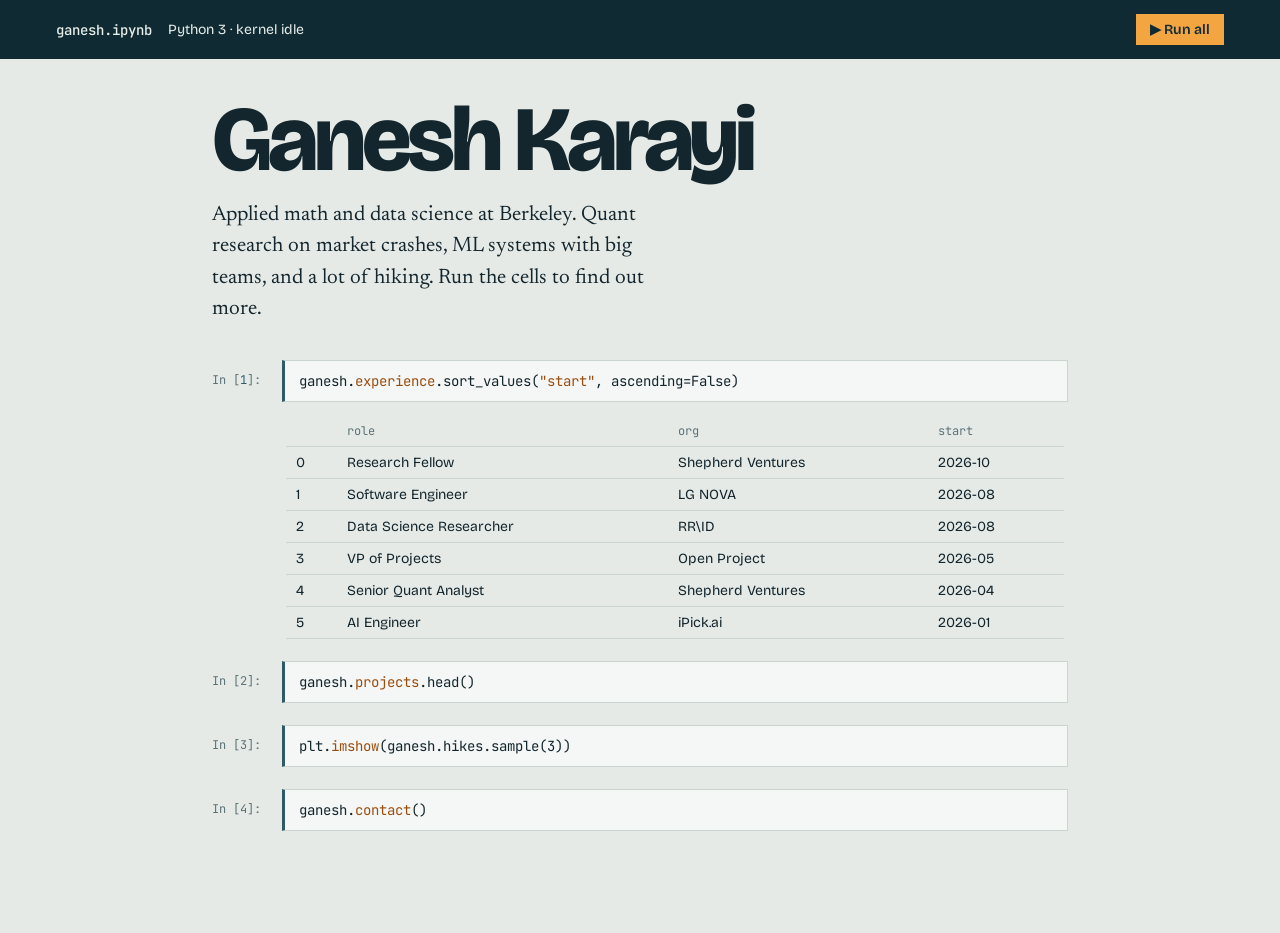
<file: prototypes/3-notebook.html>
<!doctype html><html><head><meta charset="utf-8"><title>ganesh.ipynb</title>
<link rel="icon" href="../favicon.svg" type="image/svg+xml">
<link rel="icon" href="../favicon-32.png" sizes="32x32" type="image/png">
<link rel="apple-touch-icon" href="../apple-touch-icon.png">
<link href="https://fonts.googleapis.com/css2?family=Bricolage+Grotesque:opsz,wght@12..96,400;12..96,600;12..96,800&family=JetBrains+Mono:wght@400;500&family=Newsreader:opsz,wght@6..72,400&display=swap" rel="stylesheet">
<style>
*{box-sizing:border-box}body{margin:0;background:#E6EAE7;color:#13262D;font-family:'Bricolage Grotesque'}
.top{background:#0F2A33;color:#E7EEE9;padding:14px clamp(16px,5vw,56px);display:flex;align-items:center;gap:16px;font-size:14px}
.top b{font-family:'JetBrains Mono';font-weight:500}.top .run{margin-left:auto;background:#F2A541;color:#0F2A33;padding:7px 14px;font-weight:600;cursor:pointer}
main{max-width:920px;margin:0 auto;padding:40px clamp(16px,4vw,32px) 80px}
.md h1{font-size:clamp(52px,8vw,92px);font-weight:800;letter-spacing:-.045em;line-height:.9;margin:0 0 18px}
.md p{font-family:'Newsreader';font-size:21px;line-height:1.5;max-width:36ch;margin:0 0 34px}
.cell{display:grid;grid-template-columns:70px 1fr;margin:0 0 22px}
.lab{font-family:'JetBrains Mono';font-size:12px;color:#5B7279;padding-top:12px}
.in{background:#F5F7F6;border:1px solid #CBD5D0;border-left:3px solid #2E5A69;padding:11px 14px;font-family:'JetBrains Mono';font-size:14px;cursor:pointer}
.in .k{color:#9A4E0E}
.out{grid-column:2;padding:14px 4px 0;display:none}.cell.ran .out{display:block}.cell.ran .lab span{color:#2E5A69}
table{border-collapse:collapse;width:100%;font-size:14px}th,td{text-align:left;padding:7px 10px;border-bottom:1px solid #CBD5D0}th{font-family:'JetBrains Mono';font-weight:400;color:#5B7279;font-size:12px}
.ph{display:grid;grid-template-columns:repeat(3,1fr);gap:6px}.ph img{width:100%;height:150px;object-fit:cover;display:block}
.fig{font-family:'JetBrains Mono';font-size:12px;color:#5B7279;margin-top:6px}
</style></head><body>
<div class="top"><b>ganesh.ipynb</b><span>Python 3 · kernel idle</span><span class="run" id="all">▶ Run all</span></div>
<main>
<div class="md"><h1>Ganesh Karayi</h1><p>Applied math and data science at Berkeley. Quant research on market crashes, ML systems with big teams, and a lot of hiking. Run the cells to find out more.</p></div>
<div class="cell"><div class="lab">In [<span>1</span>]:</div><div class="in">ganesh.<span class="k">experience</span>.sort_values(<span class="k">"start"</span>, ascending=False)</div>
<div class="out"><table><tr><th></th><th>role</th><th>org</th><th>start</th></tr>
<tr><td>0</td><td>Research Fellow</td><td>Shepherd Ventures</td><td>2026-10</td></tr><tr><td>1</td><td>Software Engineer</td><td>LG NOVA</td><td>2026-08</td></tr>
<tr><td>2</td><td>Data Science Researcher</td><td>RR\ID</td><td>2026-08</td></tr><tr><td>3</td><td>VP of Projects</td><td>Open Project</td><td>2026-05</td></tr>
<tr><td>4</td><td>Senior Quant Analyst</td><td>Shepherd Ventures</td><td>2026-04</td></tr><tr><td>5</td><td>AI Engineer</td><td>iPick.ai</td><td>2026-01</td></tr></table></div></div>
<div class="cell"><div class="lab">In [<span>2</span>]:</div><div class="in">ganesh.<span class="k">projects</span>.head()</div>
<div class="out"><table><tr><th></th><th>name</th><th>what</th></tr><tr><td>0</td><td>Solar quantile analysis</td><td>MDE estimator from scratch, 332k installs</td></tr><tr><td>1</td><td>Pairs trading backtester</td><td>rolling OLS hedge ratios, z-score signals</td></tr><tr><td>2</td><td>Eco Sim</td><td>100K-agent economy, React dashboard</td></tr></table></div></div>
<div class="cell"><div class="lab">In [<span>3</span>]:</div><div class="in">plt.<span class="k">imshow</span>(ganesh.hikes.sample(3))</div>
<div class="out"><div class="ph"><img src="../assets/tahoe-ridge-s.jpg"><img src="../assets/marin-summit-s.jpg"><img src="../assets/tahoe-lake-s.jpg"></div><div class="fig">Figure 1. Tahoe ridge, Marin summit, Lake Tahoe.</div></div></div>
<div class="cell"><div class="lab">In [<span>4</span>]:</div><div class="in">ganesh.<span class="k">contact</span>()</div>
<div class="out">ganeshkarayi@berkeley.edu · <u>schedule 30 min</u> · linkedin · github</div></div>
</main>
<script>
const cells=[...document.querySelectorAll('.cell')];
cells.forEach(c=>c.querySelector('.in').onclick=()=>c.classList.add('ran'));
document.getElementById('all').onclick=()=>cells.forEach((c,i)=>setTimeout(()=>c.classList.add('ran'),i*350));
cells.slice(0,1).forEach(c=>c.classList.add('ran'));
</script></body></html>
</file>
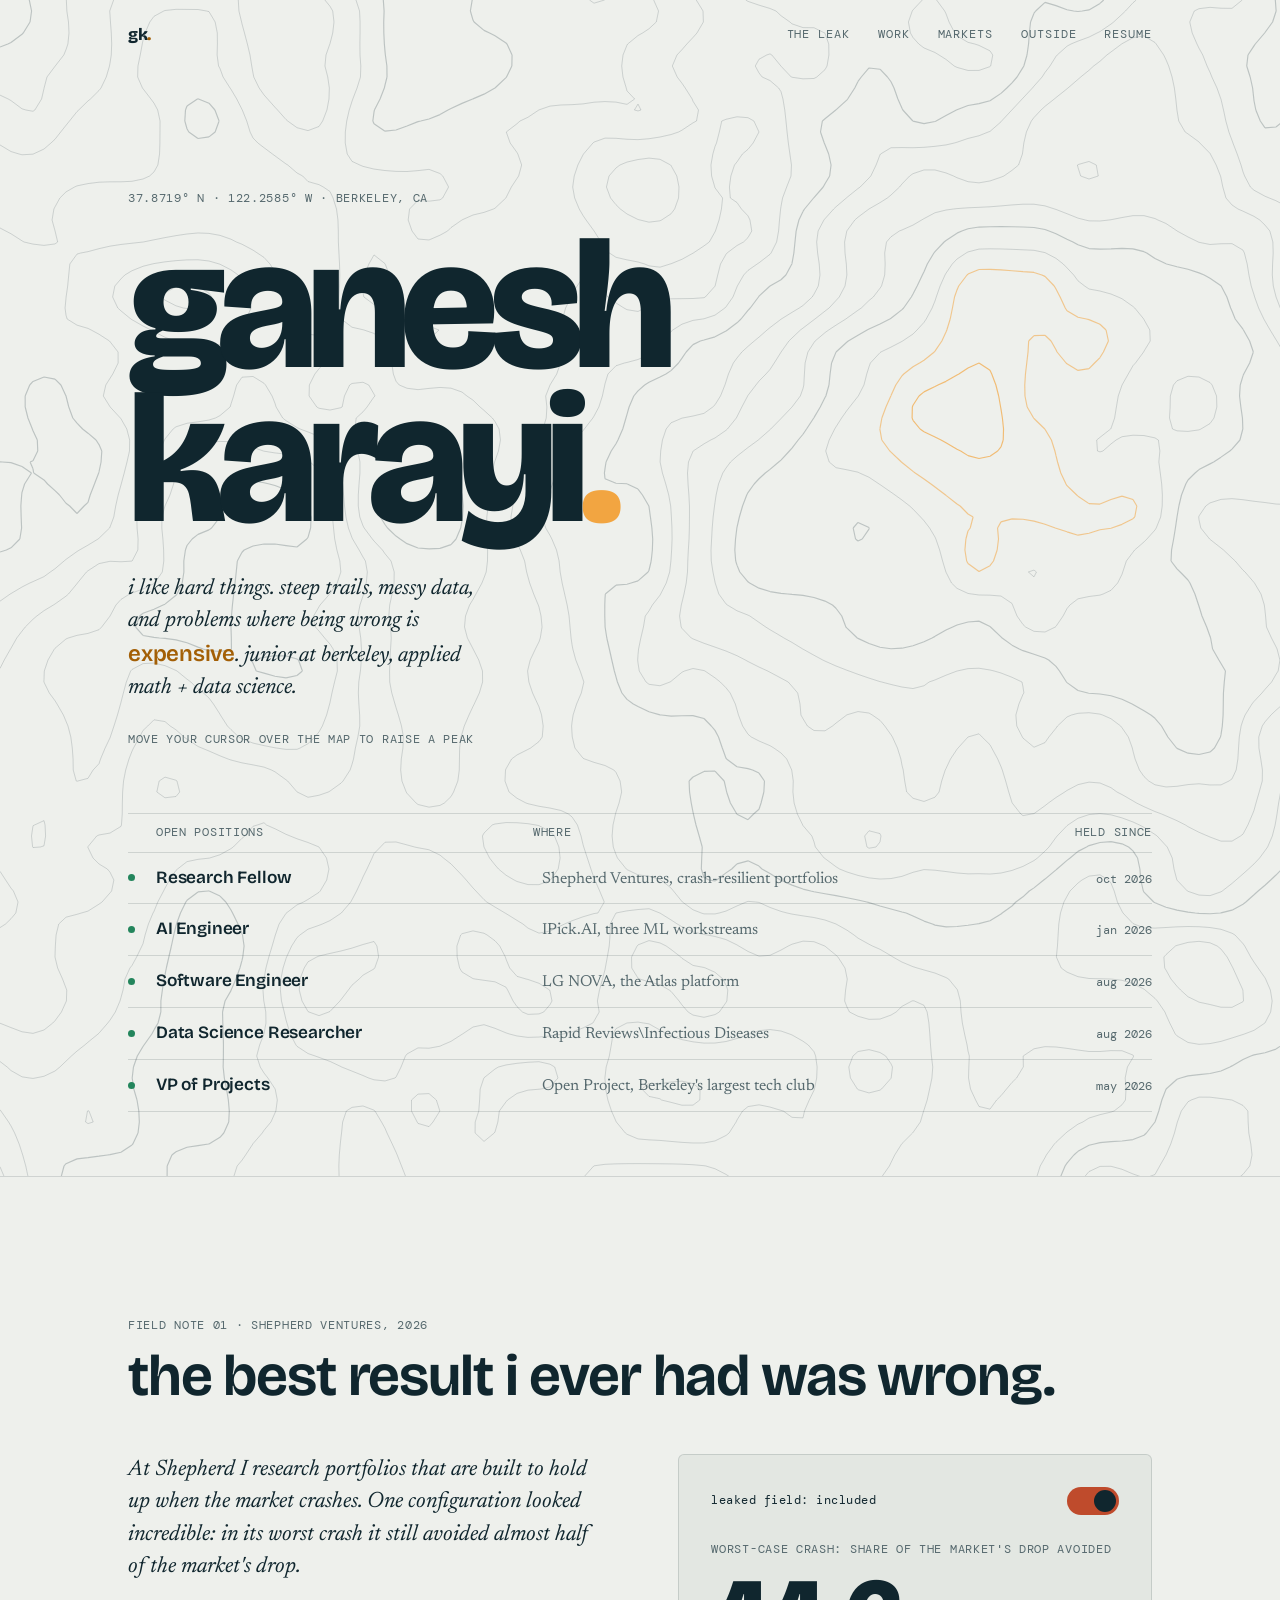
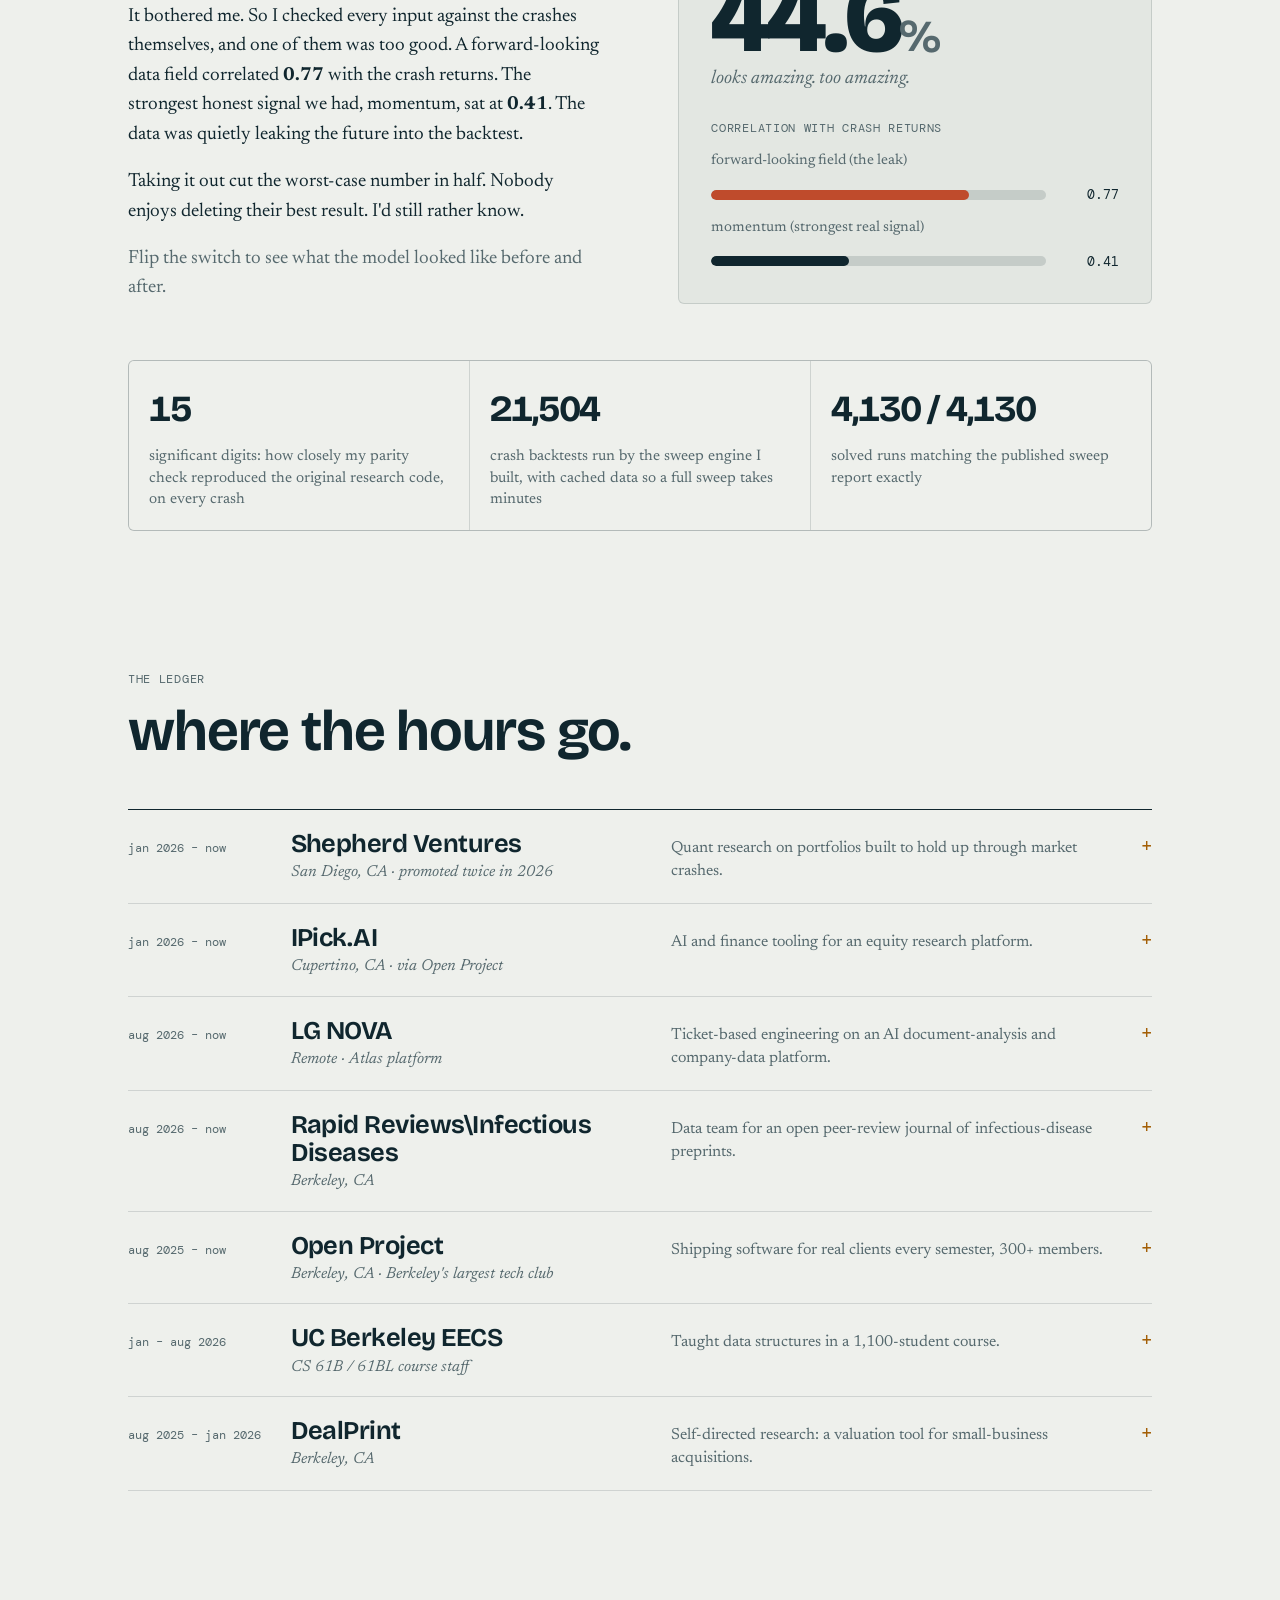
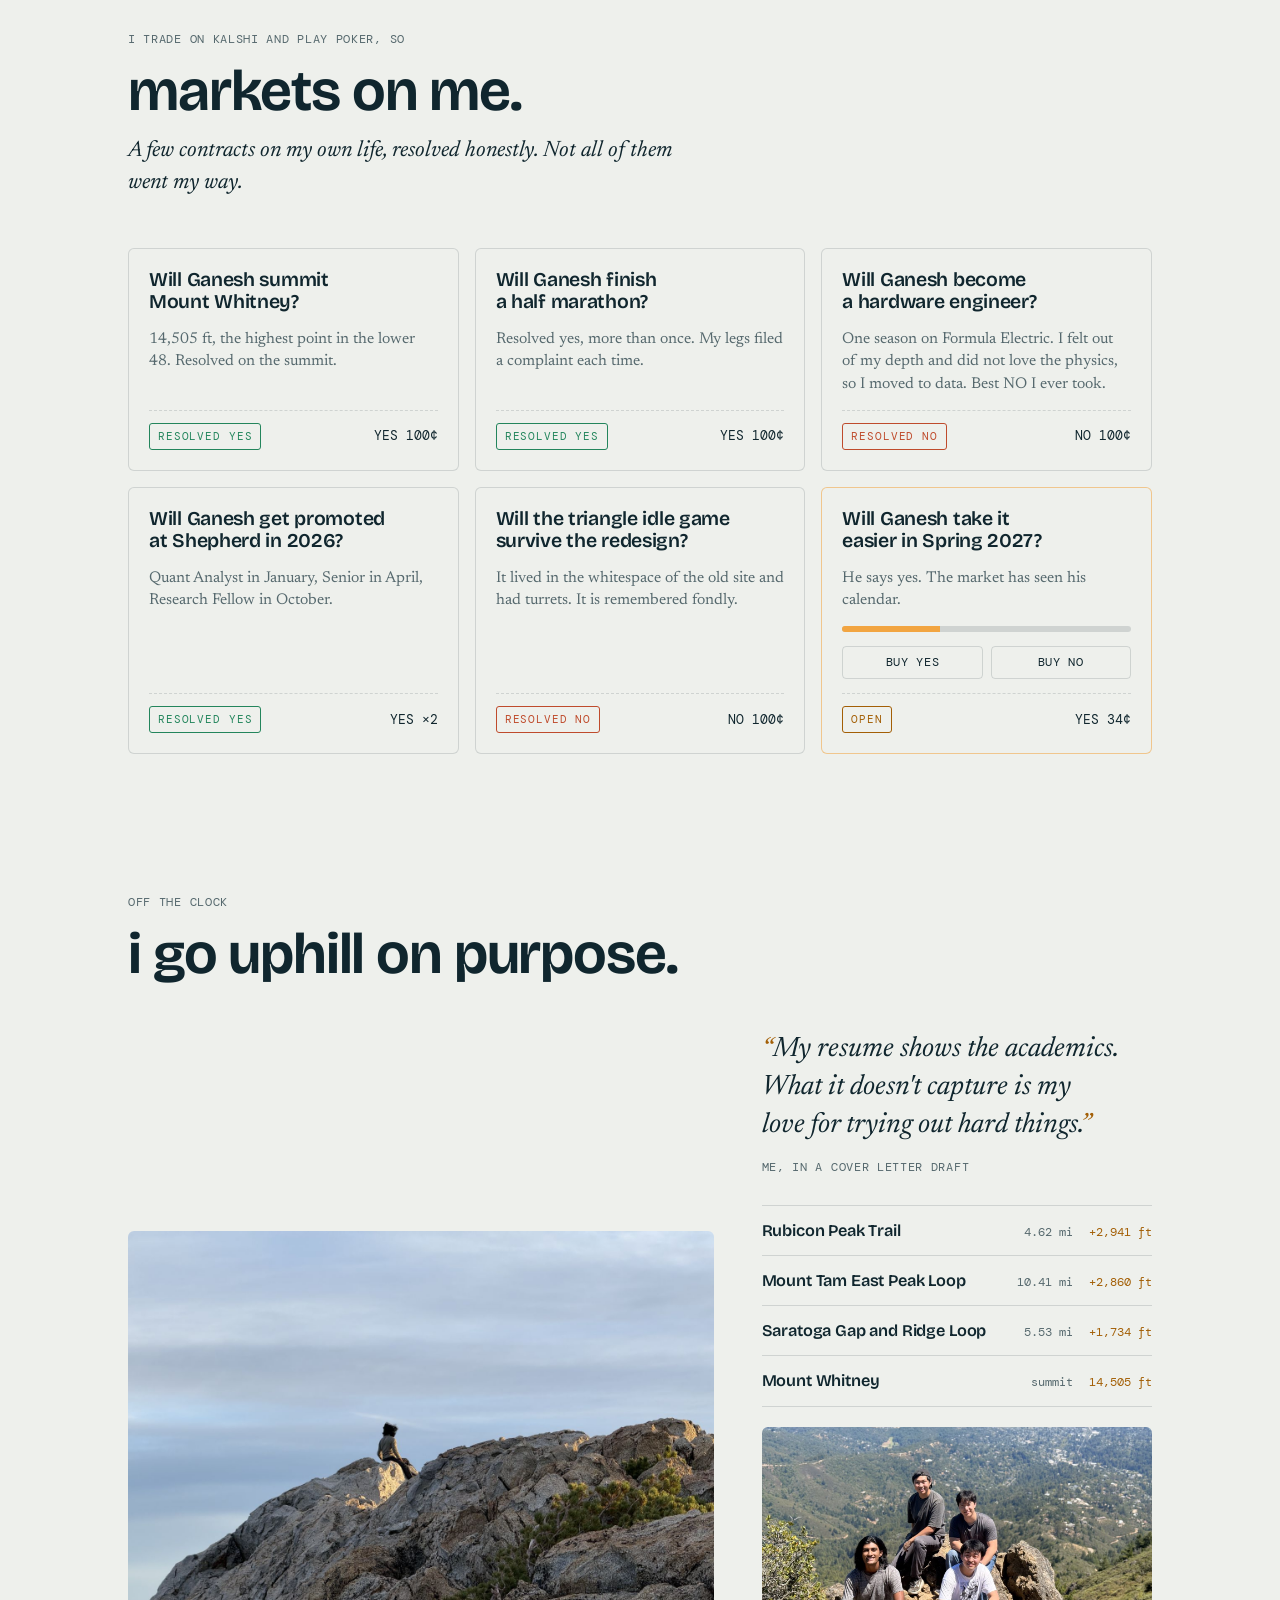
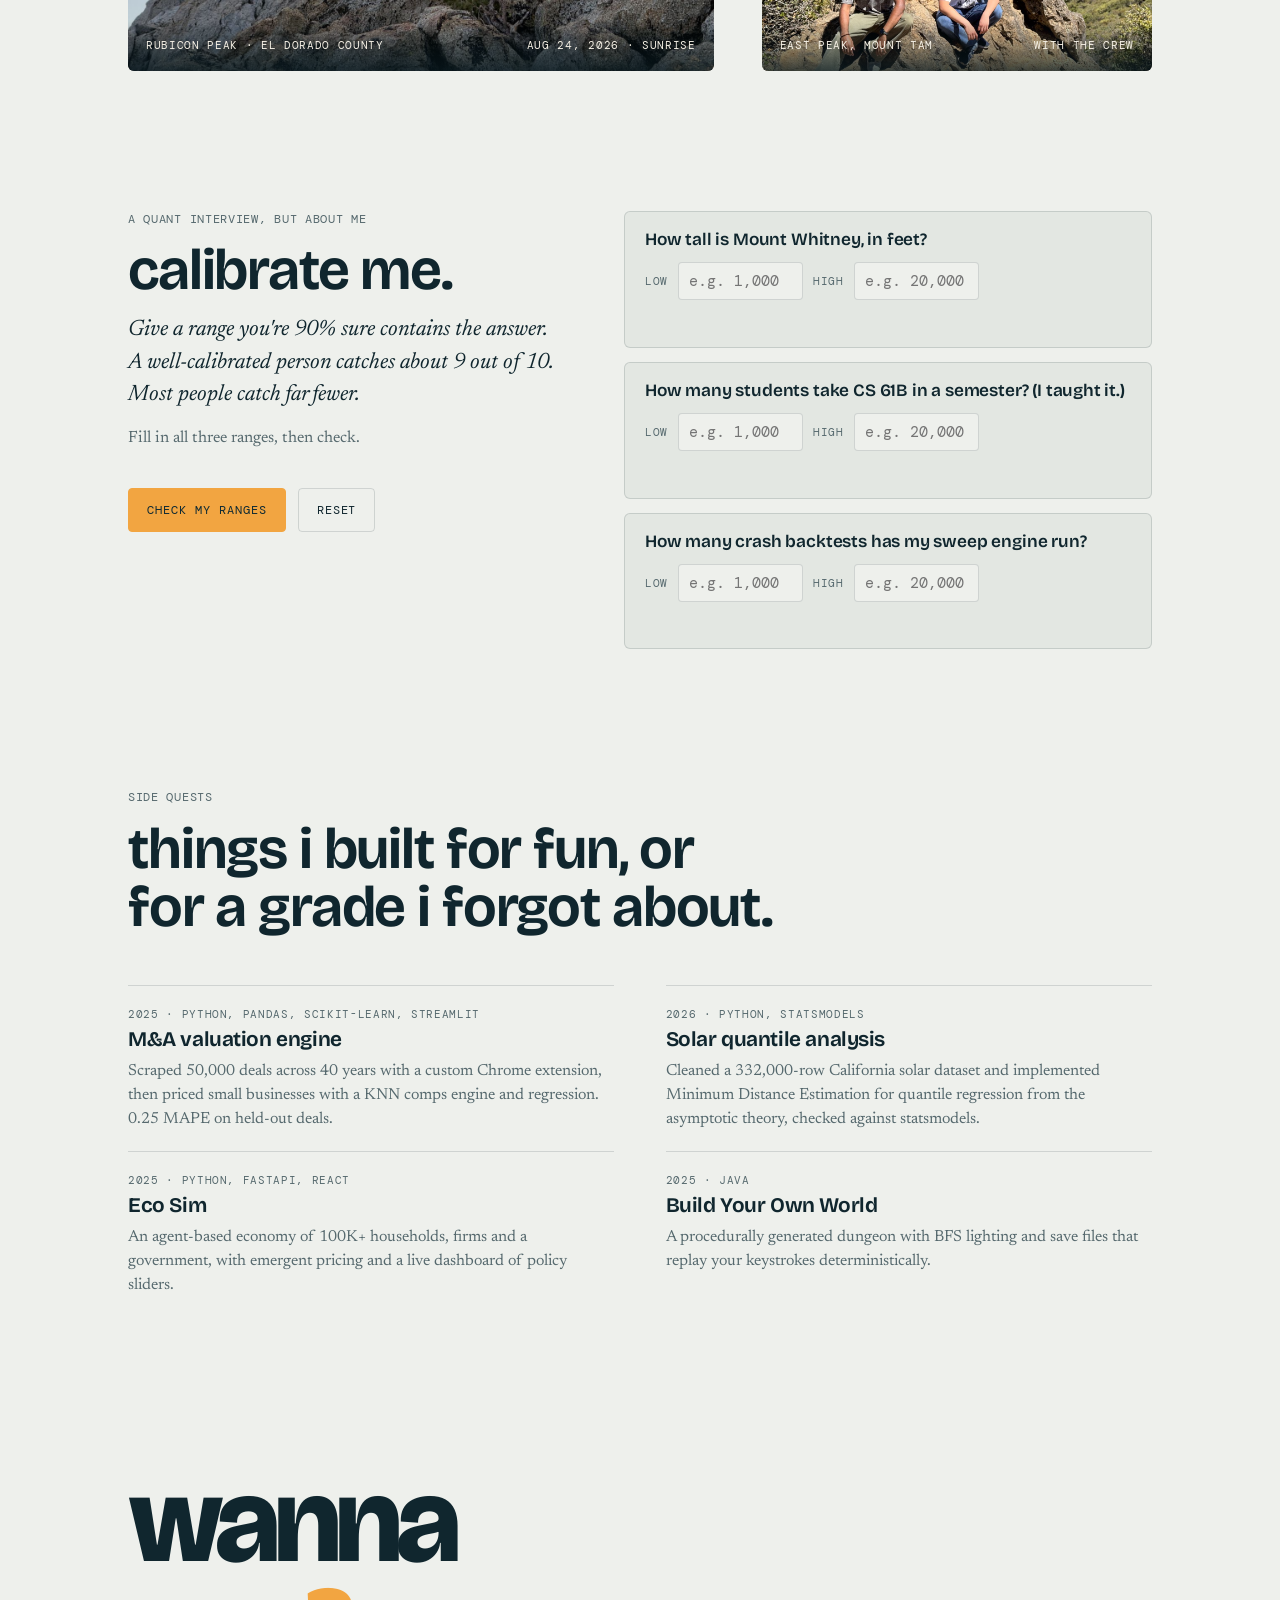
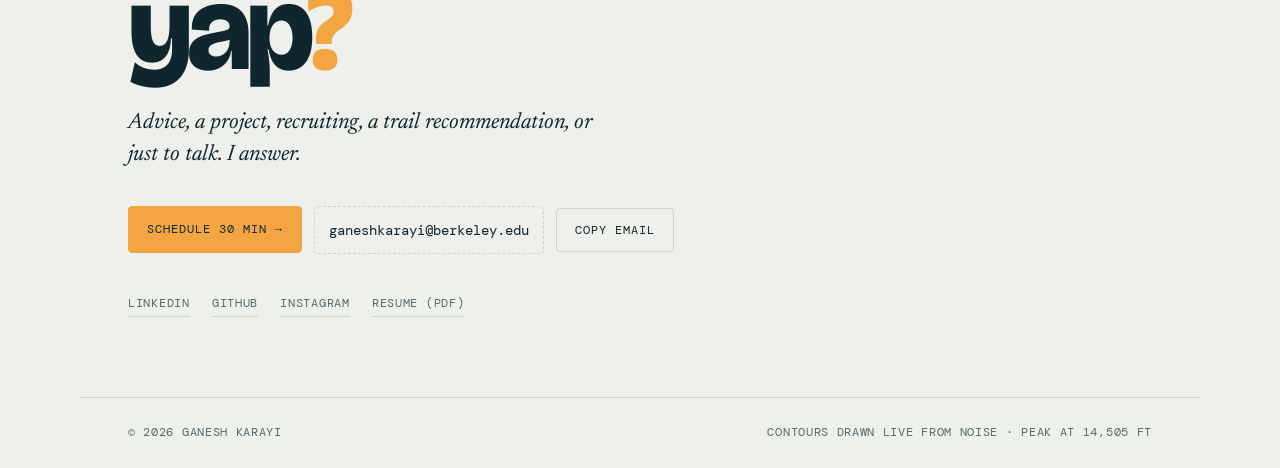
<file: prototypes/4-calibrated.html>
<!doctype html>
<html lang="en">
<head>
<meta charset="utf-8">
<meta name="viewport" content="width=device-width, initial-scale=1, viewport-fit=cover">
<title>Ganesh Karayi</title>
<link rel="icon" href="../favicon.svg" type="image/svg+xml">
<link rel="icon" href="../favicon-32.png" sizes="32x32" type="image/png">
<link rel="apple-touch-icon" href="../apple-touch-icon.png">
<meta name="description" content="Ganesh Karayi: applied math and data science at UC Berkeley. Quant research, ML systems, and steep trails.">
<link rel="preconnect" href="https://fonts.googleapis.com">
<link rel="preconnect" href="https://fonts.gstatic.com" crossorigin>
<link rel="stylesheet" href="https://fonts.googleapis.com/css2?family=Bricolage+Grotesque:opsz,wght@12..96,300..800&family=Newsreader:ital,opsz,wght@0,6..72,300..600;1,6..72,300..600&family=DM+Mono:wght@400;500&display=swap">
<style>
/* Layout: a live topographic field as the hero, then one editorial column that widens
   for the leak story, the markets grid and the photo. Dark-first: Tahoe before sunrise. */
:root{
  --bg:#0F2A33;          /* lake blue, pre-dawn */
  --bg-2:#0B222A;        /* deeper water for inset panels */
  --fg:#ECE6D9;          /* granite in first light */
  --muted:#93A9AE;       /* lichen grey-blue */
  --line:rgba(236,230,217,.14);
  --contour:rgba(147,169,174,.34);
  --amber:#F2A541;       /* sunrise */
  --amber-ink:#F2A541;   /* amber used as text */
  --yes:#7CC8A4;
  --no:#E98A6E;
  --display:"Bricolage Grotesque", "Arial Narrow", system-ui, sans-serif;
  --body:"Newsreader", Georgia, "Times New Roman", serif;
  --mono:"DM Mono", ui-monospace, "SFMono-Regular", Menlo, monospace;
  --gutter:clamp(16px, 4vw, 48px);
  --col:1120px;
  color-scheme:dark;
}
@media (prefers-color-scheme: light){
  :root:not([data-theme="dark"]){
    --bg:#EEF0EC; --bg-2:#E3E7E2; --fg:#10262E; --muted:#56696E;
    --line:rgba(16,38,46,.14); --contour:rgba(16,38,46,.22);
    --amber:#F2A541; --amber-ink:#A35F06; --yes:#23855C; --no:#BF4B2C;
    color-scheme:light;
  }
}
:root[data-theme="light"]{
  --bg:#EEF0EC; --bg-2:#E3E7E2; --fg:#10262E; --muted:#56696E;
  --line:rgba(16,38,46,.14); --contour:rgba(16,38,46,.22);
  --amber:#F2A541; --amber-ink:#A35F06; --yes:#23855C; --no:#BF4B2C;
  color-scheme:light;
}

*{box-sizing:border-box}
html{scroll-behavior:smooth}
body{margin:0;background:var(--bg);color:var(--fg);font-family:var(--body);font-size:19px;line-height:1.55;
  font-optical-sizing:auto;-webkit-font-smoothing:antialiased}
a{color:inherit}
::selection{background:var(--amber);color:#0F2A33}
:focus-visible{outline:2px solid var(--amber);outline-offset:3px;border-radius:2px}
.wrap{max-width:var(--col);margin:0 auto;padding-inline:var(--gutter)}
.mono{font-family:var(--mono);font-size:.72rem;letter-spacing:.06em;text-transform:uppercase;color:var(--muted)}
.tnum{font-variant-numeric:tabular-nums}
h1,h2,h3{font-family:var(--display);font-weight:700;letter-spacing:-.02em;line-height:1;margin:0;text-wrap:balance}
h2{font-size:clamp(2rem,5.2vw,3.6rem);font-weight:650}
p{margin:0}
.lede{font-style:italic;font-size:clamp(1.15rem,2.1vw,1.4rem);line-height:1.45;max-width:36ch;color:var(--fg)}
section{padding-block:clamp(72px,11vw,140px) 0}
.sec-head{display:flex;flex-direction:column;gap:14px;margin-bottom:clamp(28px,4vw,48px)}

/* ---------- top bar ---------- */
.top{position:absolute;inset:0 0 auto 0;z-index:3;padding-top:env(safe-area-inset-top,0px)}
.top .wrap{display:flex;justify-content:space-between;align-items:center;padding-block:22px;gap:16px}
.top nav{display:flex;gap:clamp(12px,2.4vw,28px);flex-wrap:wrap;justify-content:flex-end}
.top nav a{font-family:var(--mono);font-size:.72rem;letter-spacing:.08em;text-transform:uppercase;text-decoration:none;color:var(--muted)}
.top nav a:hover{color:var(--amber-ink)}
.mark{font-family:var(--display);font-weight:800;font-size:1.05rem;text-decoration:none;letter-spacing:-.02em}
.mark span{color:var(--amber-ink)}

/* ---------- hero ---------- */
.hero{position:relative;overflow:hidden;border-bottom:1px solid var(--line)}
.hero canvas{position:absolute;inset:0;width:100%;height:100%;display:block;touch-action:pan-y}
.hero-inner{position:relative;z-index:2;padding-block:clamp(120px,16vw,190px) clamp(40px,6vw,64px);pointer-events:none}
.hero-inner a,.hero-inner button{pointer-events:auto}
.coords{margin-bottom:22px}
.name{font-size:clamp(3.6rem,14.5vw,11.5rem);font-weight:800;letter-spacing:-.055em;line-height:.84;
  font-variation-settings:"opsz" 96}
.name .dot{color:var(--amber)}
.hero .lede{margin-top:clamp(22px,3vw,34px);max-width:30ch}
.hero .lede em{font-style:normal;font-family:var(--display);font-weight:600;color:var(--amber-ink);letter-spacing:-.01em}
.hud{position:absolute;z-index:2;pointer-events:none;font-family:var(--mono);font-size:.68rem;letter-spacing:.06em;
  color:var(--amber-ink);transform:translate(14px,-26px);white-space:nowrap;opacity:0;transition:opacity .25s}
.hint{margin-top:26px}

/* open positions */
.positions{position:relative;z-index:2;margin-top:clamp(40px,6vw,64px);border-top:1px solid var(--line);pointer-events:auto}
.positions .row{display:grid;grid-template-columns:14px minmax(0,1.1fr) minmax(0,1.6fr) auto;gap:14px;align-items:baseline;
  padding:12px 0;border-bottom:1px solid var(--line);text-decoration:none}
.positions .row:hover .role{color:var(--amber-ink)}
.positions .head{padding:10px 0}
.live{width:7px;height:7px;border-radius:50%;background:var(--yes);align-self:center;box-shadow:0 0 0 0 var(--yes);animation:ping 2.4s infinite}
@keyframes ping{0%{box-shadow:0 0 0 0 color-mix(in srgb,var(--yes) 60%,transparent)}70%{box-shadow:0 0 0 7px transparent}100%{box-shadow:0 0 0 0 transparent}}
.role{font-family:var(--display);font-weight:600;font-size:1.08rem;letter-spacing:-.01em}
.org{color:var(--muted);font-size:1rem}
.since{font-family:var(--mono);font-size:.72rem;color:var(--muted);text-align:right}

/* ---------- leak story ---------- */
.leak{display:grid;grid-template-columns:minmax(0,1fr) minmax(0,1fr);gap:clamp(32px,6vw,80px);align-items:start}
.leak .story{display:flex;flex-direction:column;gap:18px;max-width:58ch}
.leak .story p{color:var(--fg)}
.leak .story .quiet{color:var(--muted)}
.panel{background:var(--bg-2);border:1px solid var(--line);border-radius:6px;padding:clamp(20px,3vw,32px);display:flex;flex-direction:column;gap:26px;position:sticky;top:calc(env(safe-area-inset-top,0px) + 24px)}
.switch{display:flex;align-items:center;justify-content:space-between;gap:16px;font-family:var(--mono);font-size:.78rem;letter-spacing:.04em;color:var(--fg);cursor:pointer;user-select:none}
.switch input{position:absolute;opacity:0;pointer-events:none}
.track{flex:none;width:52px;height:28px;border-radius:14px;background:var(--line);position:relative;transition:background .25s}
.track::after{content:"";position:absolute;top:3px;left:3px;width:22px;height:22px;border-radius:50%;background:var(--fg);transition:transform .3s cubic-bezier(.5,1.6,.5,1)}
.switch input:checked + .track{background:var(--no)}
.switch input:checked + .track::after{transform:translateX(24px)}
.switch input:focus-visible + .track{outline:2px solid var(--amber);outline-offset:3px}
.big{font-family:var(--display);font-weight:800;font-size:clamp(4rem,9vw,6.6rem);letter-spacing:-.05em;line-height:.9;font-variant-numeric:tabular-nums}
.big small{font-size:.42em;letter-spacing:-.02em;font-weight:600;color:var(--muted)}
.verdict{font-style:italic;color:var(--muted);min-height:1.6em}
.bars{display:flex;flex-direction:column;gap:12px}
.bar{display:grid;grid-template-columns:minmax(0,1fr) 3.2em;gap:12px;align-items:center}
.bar .lab{font-size:.92rem;grid-column:1/-1;color:var(--muted)}
.bar .rail{height:10px;background:var(--line);border-radius:5px;overflow:hidden}
.bar .fill{height:100%;border-radius:5px;background:var(--fg);transition:width .6s cubic-bezier(.3,.8,.3,1),background .3s}
.bar .val{font-family:var(--mono);font-size:.8rem;text-align:right}
.bar.leaky .fill{background:var(--no)}
.bar.leaky.gone{opacity:.35}
.bar.leaky.gone .fill{width:0!important}
.receipts{display:grid;grid-template-columns:repeat(3,minmax(0,1fr));gap:1px;background:var(--line);border:1px solid var(--line);border-radius:6px;overflow:hidden;margin-top:clamp(36px,5vw,56px)}
.receipt{background:var(--bg);padding:20px;display:flex;flex-direction:column;gap:8px}
.receipt b{font-family:var(--display);font-size:clamp(1.6rem,3.4vw,2.3rem);font-weight:700;letter-spacing:-.03em;font-variant-numeric:tabular-nums}
.receipt span{font-size:.95rem;color:var(--muted);line-height:1.4}

/* ---------- work ledger ---------- */
.ledger{border-top:1px solid var(--fg)}
.job{border-bottom:1px solid var(--line)}
.job summary{list-style:none;display:grid;grid-template-columns:7.5em minmax(0,1fr) minmax(0,1.2fr) 1.5em;gap:20px;align-items:baseline;padding:20px 0;cursor:pointer}
.job summary::-webkit-details-marker{display:none}
.job .when{font-family:var(--mono);font-size:.74rem;color:var(--muted)}
.job .co{font-family:var(--display);font-size:clamp(1.25rem,2.4vw,1.6rem);font-weight:650;letter-spacing:-.02em;line-height:1.1}
.job .co small{display:block;font-family:var(--body);font-weight:400;font-size:.62em;letter-spacing:0;color:var(--muted);margin-top:6px;font-style:italic}
.job .one{font-size:1rem;color:var(--muted);line-height:1.45}
.job .plus{font-family:var(--mono);color:var(--amber-ink);transition:transform .25s;justify-self:end}
.job[open] .plus{transform:rotate(45deg)}
.job summary:hover .co{color:var(--amber-ink)}
.job .detail{display:grid;grid-template-columns:7.5em minmax(0,1fr);gap:20px;padding:0 0 26px}
.job .detail > div{grid-column:2;display:flex;flex-direction:column;gap:16px;max-width:66ch}
.job h4{margin:0;font-family:var(--mono);font-size:.74rem;letter-spacing:.06em;text-transform:uppercase;font-weight:500;color:var(--amber-ink)}
.job ul{margin:6px 0 0;padding-left:1.1em;display:flex;flex-direction:column;gap:6px;font-size:1rem}
.job .tech{font-family:var(--mono);font-size:.72rem;color:var(--muted)}

/* ---------- markets ---------- */
.markets{display:grid;grid-template-columns:repeat(3,minmax(0,1fr));gap:16px}
.mkt{border:1px solid var(--line);border-radius:6px;padding:20px;display:flex;flex-direction:column;gap:14px;background:var(--bg)}
.mkt .q{font-family:var(--display);font-weight:600;font-size:1.22rem;letter-spacing:-.015em;line-height:1.15}
.mkt .note{font-size:.98rem;color:var(--muted);line-height:1.45;flex:1}
.mkt .foot{display:flex;justify-content:space-between;align-items:center;gap:10px;padding-top:12px;border-top:1px dashed var(--line)}
.chip{font-family:var(--mono);font-size:.68rem;letter-spacing:.08em;text-transform:uppercase;padding:4px 8px;border-radius:3px;border:1px solid currentColor}
.chip.yes{color:var(--yes)} .chip.no{color:var(--no)} .chip.open{color:var(--amber-ink)}
.price{font-family:var(--mono);font-size:.8rem;color:var(--fg)}
.mkt.open-m{border-color:color-mix(in srgb,var(--amber) 55%,transparent)}
.mkt .odds{height:6px;border-radius:3px;background:var(--line);overflow:hidden}
.mkt .odds i{display:block;height:100%;background:var(--amber)}
.mkt .vote{display:flex;gap:8px}
.mkt .vote button{flex:1;font-family:var(--mono);font-size:.72rem;letter-spacing:.06em;text-transform:uppercase;background:transparent;color:var(--fg);border:1px solid var(--line);border-radius:4px;padding:8px;cursor:pointer}
.mkt .vote button:hover{border-color:var(--amber)}
.mkt .vote button[aria-pressed="true"]{background:var(--amber);color:#0F2A33;border-color:var(--amber)}

/* ---------- outside ---------- */
.outside{display:grid;grid-template-columns:minmax(0,1.5fr) minmax(0,1fr);gap:clamp(24px,4vw,48px);align-items:end}
.photo{position:relative;margin:0;border-radius:6px;overflow:hidden;aspect-ratio:4/3;max-width:100%}
.photo img{width:100%;height:100%;object-fit:cover;display:block}
.photo figcaption{position:absolute;left:0;right:0;bottom:0;padding:16px 18px;display:flex;justify-content:space-between;gap:12px;flex-wrap:wrap;
  font-family:var(--mono);font-size:.7rem;letter-spacing:.06em;text-transform:uppercase;color:#F4EFE4;
  background:linear-gradient(transparent,rgba(8,24,30,.78))}
.quote{font-style:italic;font-size:clamp(1.3rem,2.6vw,1.75rem);line-height:1.35;text-wrap:balance}
.quote::before{content:"“";color:var(--amber-ink)} .quote::after{content:"”";color:var(--amber-ink)}
.hikes{display:flex;flex-direction:column;border-top:1px solid var(--line);margin-top:28px}
.hike{display:grid;grid-template-columns:minmax(0,1fr) auto auto;gap:16px;padding:12px 0;border-bottom:1px solid var(--line);align-items:baseline}
.hike b{font-family:var(--display);font-weight:600;font-size:1.02rem;letter-spacing:-.01em}
.hike span{font-family:var(--mono);font-size:.74rem;color:var(--muted);text-align:right}
.hike span.gain{color:var(--amber-ink)}
.small-photo{margin-top:20px;aspect-ratio:16/10}

/* ---------- calibration ---------- */
.cal{display:grid;grid-template-columns:minmax(0,.9fr) minmax(0,1.1fr);gap:clamp(28px,5vw,72px);align-items:start}
.qs{display:flex;flex-direction:column;gap:14px}
.qcard{border:1px solid var(--line);border-radius:6px;padding:18px 20px;display:flex;flex-direction:column;gap:12px;background:var(--bg-2)}
.qcard .qq{font-family:var(--display);font-weight:600;font-size:1.08rem;letter-spacing:-.01em;line-height:1.2}
.range{display:flex;align-items:center;gap:10px;flex-wrap:wrap}
.range label{font-family:var(--mono);font-size:.68rem;letter-spacing:.06em;text-transform:uppercase;color:var(--muted)}
.range input{width:8.5em;font-family:var(--mono);font-size:.92rem;padding:8px 10px;background:var(--bg);color:var(--fg);border:1px solid var(--line);border-radius:4px;font-variant-numeric:tabular-nums}
.range input:focus{border-color:var(--amber);outline:none}
.res{font-family:var(--mono);font-size:.78rem;min-height:1.3em}
.res.hit{color:var(--yes)} .res.miss{color:var(--no)}
.btn{font-family:var(--mono);font-size:.76rem;letter-spacing:.08em;text-transform:uppercase;padding:13px 18px;border-radius:4px;border:1px solid var(--amber);background:var(--amber);color:#0F2A33;cursor:pointer;text-decoration:none;display:inline-flex;align-items:center;gap:10px}
.btn.ghost{background:transparent;color:var(--fg);border-color:var(--line)}
.btn.ghost:hover{border-color:var(--amber)}
.score{font-size:1.02rem;color:var(--muted);min-height:3em}
.score b{color:var(--fg);font-weight:600}

/* ---------- projects ---------- */
.projects{display:grid;grid-template-columns:repeat(2,minmax(0,1fr));gap:0 clamp(24px,4vw,56px)}
.proj{padding:20px 0;border-top:1px solid var(--line);display:flex;flex-direction:column;gap:8px}
.proj h3{font-size:1.3rem;font-weight:650;letter-spacing:-.02em}
.proj p{font-size:1rem;color:var(--muted);line-height:1.5}
.proj .mono{font-size:.68rem}

/* ---------- contact ---------- */
.contact{padding-block:clamp(80px,12vw,150px) clamp(48px,7vw,80px)}
.yap{font-size:clamp(3rem,10vw,7.5rem);font-weight:800;letter-spacing:-.05em;line-height:.9}
.yap span{color:var(--amber)}
.contact .lede{margin-top:24px;max-width:40ch}
.actions{display:flex;flex-wrap:wrap;gap:12px;margin-top:34px;align-items:center}
.email{font-family:var(--mono);font-size:.9rem;user-select:all;padding:12px 14px;border:1px dashed var(--line);border-radius:4px}
.links{display:flex;gap:22px;flex-wrap:wrap;margin-top:40px}
.links a{font-family:var(--mono);font-size:.76rem;letter-spacing:.06em;text-transform:uppercase;color:var(--muted);text-decoration:none;border-bottom:1px solid var(--line);padding-bottom:3px}
.links a:hover{color:var(--amber-ink);border-color:var(--amber)}
footer .wrap{display:flex;justify-content:space-between;flex-wrap:wrap;gap:10px;padding-block:26px;border-top:1px solid var(--line)}

/* ---------- responsive ---------- */
@media (max-width:860px){
  .leak,.outside,.cal{grid-template-columns:minmax(0,1fr)}
  .panel{position:static}
  .markets{grid-template-columns:repeat(2,minmax(0,1fr))}
  .projects{grid-template-columns:minmax(0,1fr)}
  .job summary{grid-template-columns:minmax(0,1fr) 1.5em;grid-template-areas:"w w" "c p" "o o";gap:6px 14px}
  .job .when{grid-area:w} .job .co{grid-area:c} .job .one{grid-area:o} .job .plus{grid-area:p}
  .job .detail{grid-template-columns:minmax(0,1fr)}
  .job .detail > div{grid-column:1}
}
@media (max-width:560px){
  body{font-size:17.5px}
  .markets{grid-template-columns:minmax(0,1fr)}
  .positions .row{grid-template-columns:12px minmax(0,1fr) auto;gap:4px 10px}
  .positions .org{grid-column:2/-1;grid-row:2}
  .receipts{grid-template-columns:minmax(0,1fr)}
  .top nav a.opt{display:none}
}
@media (prefers-reduced-motion: reduce){
  html{scroll-behavior:auto}
  .live{animation:none}
  *{transition:none!important}
}
</style>
</head>
<body>

<header class="top">
  <div class="wrap">
    <a class="mark" href="#top">gk<span>.</span></a>
    <nav aria-label="Sections">
      <a href="#leak">the leak</a>
      <a href="#work">work</a>
      <a href="#markets" class="opt">markets</a>
      <a href="#outside" class="opt">outside</a>
      <a href="../assets/Ganesh_Karayi_Resume.pdf">resume</a>
    </nav>
  </div>
</header>

<main id="top">
  <!-- HERO -->
  <section class="hero" style="padding:0" aria-label="Intro">
    <canvas id="topo" aria-hidden="true"></canvas>
    <div class="hud" id="hud">elev 0 ft</div>
    <div class="wrap hero-inner">
      <p class="mono coords tnum">37.8719° N · 122.2585° W · berkeley, ca</p>
      <h1 class="name">ganesh<br>karayi<span class="dot">.</span></h1>
      <p class="lede">i like hard things. steep trails, messy data, and problems where being wrong is <em>expensive</em>. junior at berkeley, applied math + data science.</p>
      <p class="mono hint">move your cursor over the map to raise a peak</p>

      <div class="positions" role="list" aria-label="Current roles">
        <div class="row head mono"><span></span><span>open positions</span><span>where</span><span class="since">held since</span></div>
        <a class="row" role="listitem" href="#work" data-open="shepherd"><i class="live"></i><span class="role">Research Fellow</span><span class="org">Shepherd Ventures, crash-resilient portfolios</span><span class="since tnum">oct 2026</span></a>
        <a class="row" role="listitem" href="#work" data-open="ipick"><i class="live"></i><span class="role">AI Engineer</span><span class="org">IPick.AI, three ML workstreams</span><span class="since tnum">jan 2026</span></a>
        <a class="row" role="listitem" href="#work" data-open="lgnova"><i class="live"></i><span class="role">Software Engineer</span><span class="org">LG NOVA, the Atlas platform</span><span class="since tnum">aug 2026</span></a>
        <a class="row" role="listitem" href="#work" data-open="rrid"><i class="live"></i><span class="role">Data Science Researcher</span><span class="org">Rapid Reviews\Infectious Diseases</span><span class="since tnum">aug 2026</span></a>
        <a class="row" role="listitem" href="#work" data-open="op"><i class="live"></i><span class="role">VP of Projects</span><span class="org">Open Project, Berkeley's largest tech club</span><span class="since tnum">may 2026</span></a>
      </div>
    </div>
  </section>

  <!-- THE LEAK -->
  <section id="leak">
    <div class="wrap">
      <div class="sec-head">
        <p class="mono">field note 01 · shepherd ventures, 2026</p>
        <h2>the best result i ever had was wrong.</h2>
      </div>
      <div class="leak">
        <div class="story">
          <p class="lede" style="max-width:none">At Shepherd I research portfolios that are built to hold up when the market crashes. One configuration looked incredible: in its worst crash it still avoided almost half of the market's drop.</p>
          <p>It bothered me. So I checked every input against the crashes themselves, and one of them was too good. A forward-looking data field correlated <b class="tnum">0.77</b> with the crash returns. The strongest honest signal we had, momentum, sat at <b class="tnum">0.41</b>. The data was quietly leaking the future into the backtest.</p>
          <p>Taking it out cut the worst-case number in half. Nobody enjoys deleting their best result. I'd still rather know.</p>
          <p class="quiet">Flip the switch to see what the model looked like before and after.</p>
        </div>

        <div class="panel" aria-live="polite">
          <label class="switch" for="leakToggle">
            <span id="leakLabel">leaked field: included</span>
            <input type="checkbox" id="leakToggle" checked>
            <span class="track" aria-hidden="true"></span>
          </label>
          <div>
            <p class="mono" style="margin-bottom:10px">worst-case crash: share of the market's drop avoided</p>
            <div class="big" id="bigNum">44.6<small>%</small></div>
            <p class="verdict" id="verdict">looks amazing. too amazing.</p>
          </div>
          <div class="bars">
            <p class="mono">correlation with crash returns</p>
            <div class="bar leaky" id="barLeak"><span class="lab">forward-looking field (the leak)</span><div class="rail"><div class="fill" style="width:77%"></div></div><span class="val tnum">0.77</span></div>
            <div class="bar"><span class="lab">momentum (strongest real signal)</span><div class="rail"><div class="fill" style="width:41%"></div></div><span class="val tnum">0.41</span></div>
          </div>
        </div>
      </div>

      <div class="receipts">
        <div class="receipt"><b class="tnum">15</b><span>significant digits: how closely my parity check reproduced the original research code, on every crash</span></div>
        <div class="receipt"><b class="tnum">21,504</b><span>crash backtests run by the sweep engine I built, with cached data so a full sweep takes minutes</span></div>
        <div class="receipt"><b class="tnum">4,130 / 4,130</b><span>solved runs matching the published sweep report exactly</span></div>
      </div>
    </div>
  </section>

  <!-- WORK -->
  <section id="work">
    <div class="wrap">
      <div class="sec-head">
        <p class="mono">the ledger</p>
        <h2>where the hours go.</h2>
      </div>
      <div class="ledger" id="ledger"></div>
    </div>
  </section>

  <!-- MARKETS -->
  <section id="markets">
    <div class="wrap">
      <div class="sec-head">
        <p class="mono">i trade on kalshi and play poker, so</p>
        <h2>markets on me.</h2>
        <p class="lede" style="max-width:46ch">A few contracts on my own life, resolved honestly. Not all of them went my way.</p>
      </div>
      <div class="markets" id="mkts"></div>
    </div>
  </section>

  <!-- OUTSIDE -->
  <section id="outside">
    <div class="wrap">
      <div class="sec-head">
        <p class="mono">off the clock</p>
        <h2>i go uphill on purpose.</h2>
      </div>
      <div class="outside">
        <figure class="photo">
          <img src="../assets/tahoe-sunrise-s.jpg" alt="Ganesh sitting on a granite summit at sunrise above Lake Tahoe" loading="lazy">
          <figcaption class="tnum"><span>rubicon peak · el dorado county</span><span>aug 24, 2026 · sunrise</span></figcaption>
        </figure>
        <div>
          <p class="quote">My resume shows the academics. What it doesn't capture is my love for trying out hard things.</p>
          <p class="mono" style="margin-top:14px">me, in a cover letter draft</p>
          <div class="hikes" aria-label="Recent hikes">
            <div class="hike"><b>Rubicon Peak Trail</b><span class="tnum">4.62 mi</span><span class="tnum gain">+2,941 ft</span></div>
            <div class="hike"><b>Mount Tam East Peak Loop</b><span class="tnum">10.41 mi</span><span class="tnum gain">+2,860 ft</span></div>
            <div class="hike"><b>Saratoga Gap and Ridge Loop</b><span class="tnum">5.53 mi</span><span class="tnum gain">+1,734 ft</span></div>
            <div class="hike"><b>Mount Whitney</b><span class="tnum">summit</span><span class="tnum gain">14,505 ft</span></div>
          </div>
          <figure class="photo small-photo">
            <img src="../assets/marin-summit-s.jpg" alt="Ganesh and three friends on a rocky summit above Marin County" loading="lazy">
            <figcaption><span>east peak, mount tam</span><span>with the crew</span></figcaption>
          </figure>
        </div>
      </div>
    </div>
  </section>

  <!-- CALIBRATION -->
  <section id="calibrate">
    <div class="wrap cal">
      <div class="sec-head" style="margin:0">
        <p class="mono">a quant interview, but about me</p>
        <h2>calibrate me.</h2>
        <p class="lede">Give a range you're 90% sure contains the answer. A well-calibrated person catches about 9 out of 10. Most people catch far fewer.</p>
        <div class="score" id="score">Fill in all three ranges, then check.</div>
        <div class="actions" style="margin-top:0">
          <button class="btn" id="checkBtn" type="button">check my ranges</button>
          <button class="btn ghost" id="resetBtn" type="button">reset</button>
        </div>
      </div>
      <div class="qs" id="qs"></div>
    </div>
  </section>

  <!-- PROJECTS -->
  <section id="projects">
    <div class="wrap">
      <div class="sec-head">
        <p class="mono">side quests</p>
        <h2>things i built for fun, or for a grade i forgot about.</h2>
      </div>
      <div class="projects">
        <article class="proj"><p class="mono">2025 · python, pandas, scikit-learn, streamlit</p><h3>M&amp;A valuation engine</h3><p>Scraped 50,000 deals across 40 years with a custom Chrome extension, then priced small businesses with a KNN comps engine and regression. 0.25 MAPE on held-out deals.</p></article>
        <article class="proj"><p class="mono">2026 · python, statsmodels</p><h3>Solar quantile analysis</h3><p>Cleaned a 332,000-row California solar dataset and implemented Minimum Distance Estimation for quantile regression from the asymptotic theory, checked against statsmodels.</p></article>
        <article class="proj"><p class="mono">2025 · python, fastapi, react</p><h3>Eco Sim</h3><p>An agent-based economy of 100K+ households, firms and a government, with emergent pricing and a live dashboard of policy sliders.</p></article>
        <article class="proj"><p class="mono">2025 · java</p><h3>Build Your Own World</h3><p>A procedurally generated dungeon with BFS lighting and save files that replay your keystrokes deterministically.</p></article>
      </div>
    </div>
  </section>

  <!-- CONTACT -->
  <section class="contact" id="contact">
    <div class="wrap">
      <h2 class="yap">wanna<br>yap<span>?</span></h2>
      <p class="lede">Advice, a project, recruiting, a trail recommendation, or just to talk. I answer.</p>
      <div class="actions">
        <a class="btn" href="https://calendly.com/ganeshkarayi-berkeley/30min" target="_blank" rel="noopener">schedule 30 min →</a>
        <span class="email" id="email">ganeshkarayi@berkeley.edu</span>
        <button class="btn ghost" id="copyBtn" type="button">copy email</button>
      </div>
      <div class="links">
        <a href="https://www.linkedin.com/in/ganesh-karayi/" target="_blank" rel="noopener">linkedin</a>
        <a href="https://github.com/GaneshKar1" target="_blank" rel="noopener">github</a>
        <a href="https://instagram.com/ganeshkarayi" target="_blank" rel="noopener">instagram</a>
        <a href="../assets/Ganesh_Karayi_Resume.pdf">resume (pdf)</a>
      </div>
    </div>
  </section>
</main>

<footer>
  <div class="wrap mono">
    <span>© 2026 ganesh karayi</span>
    <span>contours drawn live from noise · peak at 14,505 ft</span>
  </div>
</footer>

<script>
/* ================= topographic hero ================= */
(function(){
  const cv=document.getElementById('topo'), ctx=cv.getContext('2d'), hud=document.getElementById('hud');
  const hero=cv.parentElement;
  const reduce=matchMedia('(prefers-reduced-motion: reduce)').matches;
  const CELL=11, LEVELS=13;
  let W=0,H=0,cols=0,rows=0,field=null,dpr=1;
  // value noise
  const P=new Uint8Array(512); {const p=[...Array(256).keys()];for(let i=255;i>0;i--){const j=(Math.sin(i*91.7)*43758.5453%1+1)%1*(i+1)|0;[p[i],p[j]]=[p[j],p[i]];}for(let i=0;i<512;i++)P[i]=p[i&255];}
  const fade=t=>t*t*(3-2*t);
  function vn(x,y){const xi=Math.floor(x),yi=Math.floor(y),xf=x-xi,yf=y-yi,a=P[(xi&255)+P[yi&255]],b=P[((xi+1)&255)+P[yi&255]],c=P[(xi&255)+P[(yi+1)&255]],d=P[((xi+1)&255)+P[(yi+1)&255]];const u=fade(xf),v=fade(yf);return ((a+(b-a)*u)+((c+(d-c)*u)-(a+(b-a)*u))*v)/255;}
  function fbm(x,y){return vn(x,y)*.55+vn(x*2.1+5.2,y*2.1+1.3)*.3+vn(x*4.3+9.1,y*4.3+3.7)*.15;}
  const ptr={x:-1e4,y:-1e4,tx:-1e4,ty:-1e4,amp:0,on:false};
  function size(){const r=hero.getBoundingClientRect();dpr=Math.min(2,devicePixelRatio||1);W=r.width;H=r.height;cv.width=W*dpr;cv.height=H*dpr;ctx.setTransform(dpr,0,0,dpr,0,0);cols=Math.ceil(W/CELL)+1;rows=Math.ceil(H/CELL)+1;field=new Float32Array(cols*rows);}
  function css(n){return getComputedStyle(document.documentElement).getPropertyValue(n).trim();}
  let colLine,colAmber,colorTick=0;
  function sample(t){
    const s=.0042, ox=t*.018, oy=t*.007;
    // a standing massif on the right so the composition has a summit even at rest
    const mx=W*.78, my=H*.42, mr=Math.min(W,H)*.55;
    for(let j=0;j<rows;j++){const y=j*CELL;for(let i=0;i<cols;i++){const x=i*CELL;
      let v=fbm(x*s+ox,y*s+oy)*.62;
      const dm=((x-mx)**2+(y-my)**2)/(mr*mr); v+=.36*Math.exp(-dm*2.2);
      if(ptr.amp>.001){const d=((x-ptr.x)**2+(y-ptr.y)**2)/(150*150); v+=.42*ptr.amp*Math.exp(-d);}
      field[j*cols+i]=v;}}
  }
  function draw(t){
    if(colorTick--<=0){colLine=css('--contour');colAmber=css('--amber');colorTick=60;}
    sample(t);
    ctx.clearRect(0,0,W,H);
    const lo=.18,hi=.98,step=(hi-lo)/LEVELS;
    for(let k=0;k<=LEVELS;k++){
      const L=lo+k*step, top=k>=LEVELS-3, index=k%4===0;
      ctx.beginPath();
      for(let j=0;j<rows-1;j++){for(let i=0;i<cols-1;i++){
        const a=field[j*cols+i],b=field[j*cols+i+1],c=field[(j+1)*cols+i+1],d=field[(j+1)*cols+i];
        const idx=(a>L?8:0)|(b>L?4:0)|(c>L?2:0)|(d>L?1:0);
        if(idx===0||idx===15)continue;
        const x=i*CELL,y=j*CELL;
        const T=[x+CELL*(L-a)/(b-a),y], R=[x+CELL,y+CELL*(L-b)/(c-b)], B=[x+CELL*(L-d)/(c-d),y+CELL], Lf=[x,y+CELL*(L-a)/(d-a)];
        const seg=(p,q)=>{ctx.moveTo(p[0],p[1]);ctx.lineTo(q[0],q[1]);};
        switch(idx){
          case 1:case 14:seg(Lf,B);break; case 2:case 13:seg(B,R);break; case 3:case 12:seg(Lf,R);break;
          case 4:case 11:seg(T,R);break; case 6:case 9:seg(T,B);break; case 7:case 8:seg(Lf,T);break;
          case 5:seg(Lf,T);seg(B,R);break; case 10:seg(T,R);seg(Lf,B);break;
        }
      }}
      ctx.strokeStyle=top?colAmber:colLine; ctx.globalAlpha=top?.55+.15*(k-(LEVELS-3)):1;
      ctx.lineWidth=index||top?1.15:.7; ctx.stroke(); ctx.globalAlpha=1;
    }
  }
  function elevAt(x,y){const i=Math.max(0,Math.min(cols-1,Math.round(x/CELL))),j=Math.max(0,Math.min(rows-1,Math.round(y/CELL)));const v=field[j*cols+i];return Math.max(0,Math.min(14505,Math.round(((v-.18)/(1.15-.18))*14505/10)*10));}
  function move(e){const r=hero.getBoundingClientRect();ptr.tx=e.clientX-r.left;ptr.ty=e.clientY-r.top;if(ptr.x<-1e3){ptr.x=ptr.tx;ptr.y=ptr.ty;}ptr.on=true;hud.style.opacity=1;}
  hero.addEventListener('pointermove',move);
  hero.addEventListener('pointerdown',move);
  hero.addEventListener('pointerleave',()=>{ptr.on=false;hud.style.opacity=0;});
  let t0=performance.now(),last=0;
  function frame(now){
    if(now-last>32){ // ~30fps is plenty for drifting terrain
      ptr.x+=(ptr.tx-ptr.x)*.18; ptr.y+=(ptr.ty-ptr.y)*.18;
      ptr.amp+=((ptr.on?1:0)-ptr.amp)*.06;
      draw((now-t0)/1000);
      if(ptr.on){hud.style.left=ptr.x+'px';hud.style.top=ptr.y+'px';hud.textContent='elev '+elevAt(ptr.x,ptr.y).toLocaleString()+' ft';}
      last=now;
    }
    if(visible)requestAnimationFrame(frame);
  }
  let visible=true;
  new IntersectionObserver(es=>{const v=es[0].isIntersecting;if(v&&!visible&&!reduce){visible=true;requestAnimationFrame(frame);}visible=v;}).observe(hero);
  addEventListener('resize',()=>{size();draw(reduce?0:(performance.now()-t0)/1000);});
  matchMedia('(prefers-color-scheme: dark)').addEventListener('change',()=>{colorTick=0;});
  new MutationObserver(()=>{colorTick=0;}).observe(document.documentElement,{attributes:true,attributeFilter:['data-theme']});
  size();
  if(reduce){draw(0);hero.addEventListener('pointermove',()=>{ptr.amp=1;ptr.x=ptr.tx;ptr.y=ptr.ty;draw(0);hud.style.left=ptr.x+'px';hud.style.top=ptr.y+'px';hud.textContent='elev '+elevAt(ptr.x,ptr.y).toLocaleString()+' ft';});}
  else requestAnimationFrame(frame);
})();

/* ================= the leak ================= */
(function(){
  const tg=document.getElementById('leakToggle'),big=document.getElementById('bigNum'),ver=document.getElementById('verdict'),lab=document.getElementById('leakLabel'),bar=document.getElementById('barLeak');
  let cur=44.6,anim;
  function to(v){cancelAnimationFrame(anim);const from=cur,st=performance.now();const go=n=>{const k=Math.min(1,(n-st)/650),e=1-Math.pow(1-k,3);cur=from+(v-from)*e;big.innerHTML=cur.toFixed(1)+'<small>%</small>';if(k<1)anim=requestAnimationFrame(go);};anim=requestAnimationFrame(go);}
  tg.addEventListener('change',()=>{
    if(tg.checked){to(44.6);ver.textContent='looks amazing. too amazing.';lab.textContent='leaked field: included';bar.classList.remove('gone');}
    else{to(21.2);ver.textContent='less pretty. actually true.';lab.textContent='leaked field: removed';bar.classList.add('gone');}
  });
})();

/* ================= work ledger ================= */
const JOBS=[
 {id:'shepherd',when:'jan 2026 – now',co:'Shepherd Ventures',sub:'San Diego, CA · promoted twice in 2026',one:'Quant research on portfolios built to hold up through market crashes.',
  roles:[
   {t:'Research Fellow',d:'Oct 2026 – Present',b:['Build the research infrastructure behind the crash-resilience model: a cached parameter-sweep engine, a config-driven toolkit, and an automated parity check against the original research code','Audit results for look-ahead bias and data errors, and write the replication guides teammates use to verify the work independently']},
   {t:'Senior Quantitative Analyst',d:'Apr 2026 – Oct 2026',b:['Built stress-testing and portfolio-construction models for crash scenarios using clustering, mean-variance optimization, and volatility forecasting','Designed a market regime detection system that separates noise alarms from real corrections, and co-led the internal AI research team']},
   {t:'Quantitative Analyst',d:'Jan 2026 – Apr 2026',b:['Traced corporate actions (splits and spin-offs) that were distorting backtest results and corrected the price data']}],
  tech:'python · k-means · mean-variance optimization · garch · holt smoothing · backtesting'},
 {id:'ipick',when:'jan 2026 – now',co:'IPick.AI',sub:'Cupertino, CA · via Open Project',one:'AI and finance tooling for an equity research platform.',
  roles:[{t:'AI Engineer',d:'Jan 2026 – Present',b:['Coordinate three ML workstreams (26 engineers) building stock recommendation, portfolio analysis, and reinforcement learning systems','Designed a multi-repo architecture of versioned Python packages with shared typed contracts, plus a test-driven onboarding system (75 autograded tests) that has new engineers shipping in their first sprint','Led a team of 14 to ship a live equity knowledge graph of thousands of public companies, classifying relationships from 8,000+ SEC filings with FinBERT and the Claude API']}],
  tech:'python · flask · postgresql · docker · aws · finbert · claude api · d3.js'},
 {id:'lgnova',when:'aug 2026 – now',co:'LG NOVA',sub:'Remote · Atlas platform',one:'Ticket-based engineering on an AI document-analysis and company-data platform.',
  roles:[{t:'Software Engineer',d:'Aug 2026 – Present',b:['Root-caused silent data loss from a 500-row cap in a Flask/PostgreSQL endpoint and shipped keyset pagination','Expanded search coverage of PitchBook financial fields by 233%, verified by a 38-test suite','Restored PowerPoint uploads to the AI document pipeline, adding PDF conversion as a fallback']}],
  tech:'python · flask · postgresql · react · typescript · gitlab'},
 {id:'rrid',when:'aug 2026 – now',co:'Rapid Reviews\\Infectious Diseases',sub:'Berkeley, CA',one:'Data team for an open peer-review journal of infectious-disease preprints.',
  roles:[{t:'Data Science Researcher',d:'Aug 2026 – Present',b:['Building automation that keeps every active preprint stocked with AI-suggested reviewers, replacing a manual process','Building alerts that report why a data issue fired, and investigating automatic conflict-of-interest rejections']}],
  tech:'python · automation · data pipelines'},
 {id:'op',when:'aug 2025 – now',co:'Open Project',sub:"Berkeley, CA · Berkeley's largest tech club",one:'Shipping software for real clients every semester, 300+ members.',
  roles:[{t:'VP of Projects',d:'May 2026 – Present',b:['Direct 40+ project managers across 15+ client projects, from cold outreach and client sourcing through delivery','Interviewed and selected 50+ PM candidates']},{t:'Project Manager',d:'Aug 2025 – May 2026',b:['Led the Nexus client project end to end, from scoping with the client to shipping']}],
  tech:'project management · client delivery · recruiting'},
 {id:'61b',when:'jan – aug 2026',co:'UC Berkeley EECS',sub:'CS 61B / 61BL course staff',one:'Taught data structures in a 1,100-student course.',
  roles:[{t:'Course Staff',d:'Jan 2026 – Aug 2026',b:['Co-taught weekly discussion sections and ran daily labs for 20 students, debugging Java in real time','Delivered a midterm review to about 100 students']}],
  tech:'java · data structures · algorithms · teaching'},
 {id:'dealprint',when:'aug 2025 – jan 2026',co:'DealPrint',sub:'Berkeley, CA',one:'Self-directed research: a valuation tool for small-business acquisitions.',
  roles:[{t:'Data Science Research Intern',d:'Aug 2025 – Jan 2026',b:['Collected 50,000 M&A transactions spanning 40 years with a custom Chrome extension','Built a KNN comparables engine weighted by industry, geography, and deal type, feeding a regression model (0.25 MAPE on held-out deals)','Shipped it as an interactive Streamlit dashboard']}],
  tech:'python · pandas · scikit-learn · streamlit · plotly'}
];
(function(){
  const esc=s=>s.replace(/&/g,'&amp;').replace(/</g,'&lt;');
  document.getElementById('ledger').innerHTML=JOBS.map(j=>`
  <details class="job" id="job-${j.id}">
    <summary><span class="when tnum">${j.when}</span><span class="co">${esc(j.co)}<small>${esc(j.sub)}</small></span><span class="one">${esc(j.one)}</span><span class="plus" aria-hidden="true">+</span></summary>
    <div class="detail"><div>${j.roles.map(r=>`<div><h4>${esc(r.t)} · ${r.d}</h4><ul>${r.b.map(x=>`<li>${esc(x)}</li>`).join('')}</ul></div>`).join('')}<p class="tech">${j.tech}</p></div></div>
  </details>`).join('');
  document.querySelectorAll('[data-open]').forEach(a=>a.addEventListener('click',e=>{
    const d=document.getElementById('job-'+a.dataset.open); if(!d)return; e.preventDefault(); d.open=true; d.scrollIntoView({behavior:matchMedia('(prefers-reduced-motion: reduce)').matches?'auto':'smooth',block:'start'});
  }));
})();

/* ================= markets ================= */
const MKTS=[
 {q:'Will Ganesh summit Mount Whitney?',s:'yes',p:'YES 100¢',n:'14,505 ft, the highest point in the lower 48. Resolved on the summit.'},
 {q:'Will Ganesh finish a half marathon?',s:'yes',p:'YES 100¢',n:'Resolved yes, more than once. My legs filed a complaint each time.'},
 {q:'Will Ganesh become a hardware engineer?',s:'no',p:'NO 100¢',n:'One season on Formula Electric. I felt out of my depth and did not love the physics, so I moved to data. Best NO I ever took.'},
 {q:'Will Ganesh get promoted at Shepherd in 2026?',s:'yes',p:'YES ×2',n:'Quant Analyst in January, Senior in April, Research Fellow in October.'},
 {q:'Will the triangle idle game survive the redesign?',s:'no',p:'NO 100¢',n:'It lived in the whitespace of the old site and had turrets. It is remembered fondly.'},
 {q:'Will Ganesh take it easier in Spring 2027?',s:'open',p:'YES 34¢',odds:34,n:'He says yes. The market has seen his calendar.'}
];
(function(){
  let vote=null; try{vote=localStorage.getItem('gk-vote');}catch(e){}
  const el=document.getElementById('mkts');
  function render(){
    el.innerHTML=MKTS.map((m,i)=>`
    <article class="mkt ${m.s==='open'?'open-m':''}">
      <h3 class="q">${m.q}</h3>
      <p class="note">${m.n}</p>
      ${m.s==='open'?`<div class="odds" aria-label="market odds ${m.odds} percent"><i style="width:${m.odds}%"></i></div>
      <div class="vote" role="group" aria-label="Your bet"><button type="button" data-v="yes" aria-pressed="${vote==='yes'}">buy yes</button><button type="button" data-v="no" aria-pressed="${vote==='no'}">buy no</button></div>`:''}
      <div class="foot"><span class="chip ${m.s}">${m.s==='open'?'open':'resolved '+m.s}</span><span class="price tnum">${m.p}</span></div>
    </article>`).join('');
    el.querySelectorAll('.vote button').forEach(b=>b.addEventListener('click',()=>{vote=b.dataset.v;try{localStorage.setItem('gk-vote',vote);}catch(e){}render();}));
  }
  render();
})();

/* ================= calibration ================= */
const QS=[
 {q:'How tall is Mount Whitney, in feet?',a:14505,u:'ft'},
 {q:'How many students take CS 61B in a semester? (I taught it.)',a:1100,u:'students'},
 {q:'How many crash backtests has my sweep engine run?',a:21504,u:'backtests'}
];
(function(){
  const box=document.getElementById('qs'),score=document.getElementById('score');
  box.innerHTML=QS.map((x,i)=>`
   <div class="qcard"><p class="qq">${x.q}</p>
    <div class="range"><label for="lo${i}">low</label><input id="lo${i}" inputmode="numeric" placeholder="e.g. 1,000" autocomplete="off">
    <label for="hi${i}">high</label><input id="hi${i}" inputmode="numeric" placeholder="e.g. 20,000" autocomplete="off"></div>
    <p class="res" id="r${i}"></p></div>`).join('');
  const num=s=>{const v=parseFloat(String(s).replace(/[, ]/g,''));return isFinite(v)?v:NaN;};
  const binom=k=>{const c=[1,3,3,1][k];return c*Math.pow(.9,k)*Math.pow(.1,3-k);};
  document.getElementById('checkBtn').addEventListener('click',()=>{
    let hits=0,missing=false;
    QS.forEach((x,i)=>{
      let lo=num(document.getElementById('lo'+i).value),hi=num(document.getElementById('hi'+i).value),r=document.getElementById('r'+i);
      if(isNaN(lo)||isNaN(hi)){missing=true;r.className='res';r.textContent='needs a low and a high';return;}
      if(lo>hi)[lo,hi]=[hi,lo];
      const ok=x.a>=lo&&x.a<=hi; if(ok)hits++;
      r.className='res '+(ok?'hit':'miss');
      r.textContent=(ok?'caught it. ':'missed. ')+'answer: '+x.a.toLocaleString()+' '+x.u;
    });
    if(missing){score.textContent='Fill in every low and high, then check again.';return;}
    const p=(binom(hits)*100);
    const msg=hits===3?'Clean sweep. A truly 90% sure guesser does that 72.9% of the time.':
      `If you were really 90% sure each time, catching only ${hits} of 3 happens ${p<1?p.toFixed(1):p.toFixed(1)}% of the time. Your ranges were probably too narrow, which is the most common mistake there is.`;
    score.innerHTML=`<b>${hits} / 3.</b> ${msg}`;
  });
  document.getElementById('resetBtn').addEventListener('click',()=>{
    QS.forEach((x,i)=>{document.getElementById('lo'+i).value='';document.getElementById('hi'+i).value='';const r=document.getElementById('r'+i);r.textContent='';r.className='res';});
    score.textContent='Fill in all three ranges, then check.';
  });
})();

/* ================= copy email ================= */
document.getElementById('copyBtn').addEventListener('click',e=>{
  const b=e.currentTarget, t=document.getElementById('email').textContent;
  const done=()=>{b.textContent='copied';setTimeout(()=>b.textContent='copy email',1600);};
  const sel=()=>{const r=document.createRange();r.selectNodeContents(document.getElementById('email'));const s=getSelection();s.removeAllRanges();s.addRange(r);b.textContent='selected, press copy';};
  try{navigator.clipboard.writeText(t).then(done,sel);}catch(err){sel();}
});
</script>

</body>
</html>
</file>
